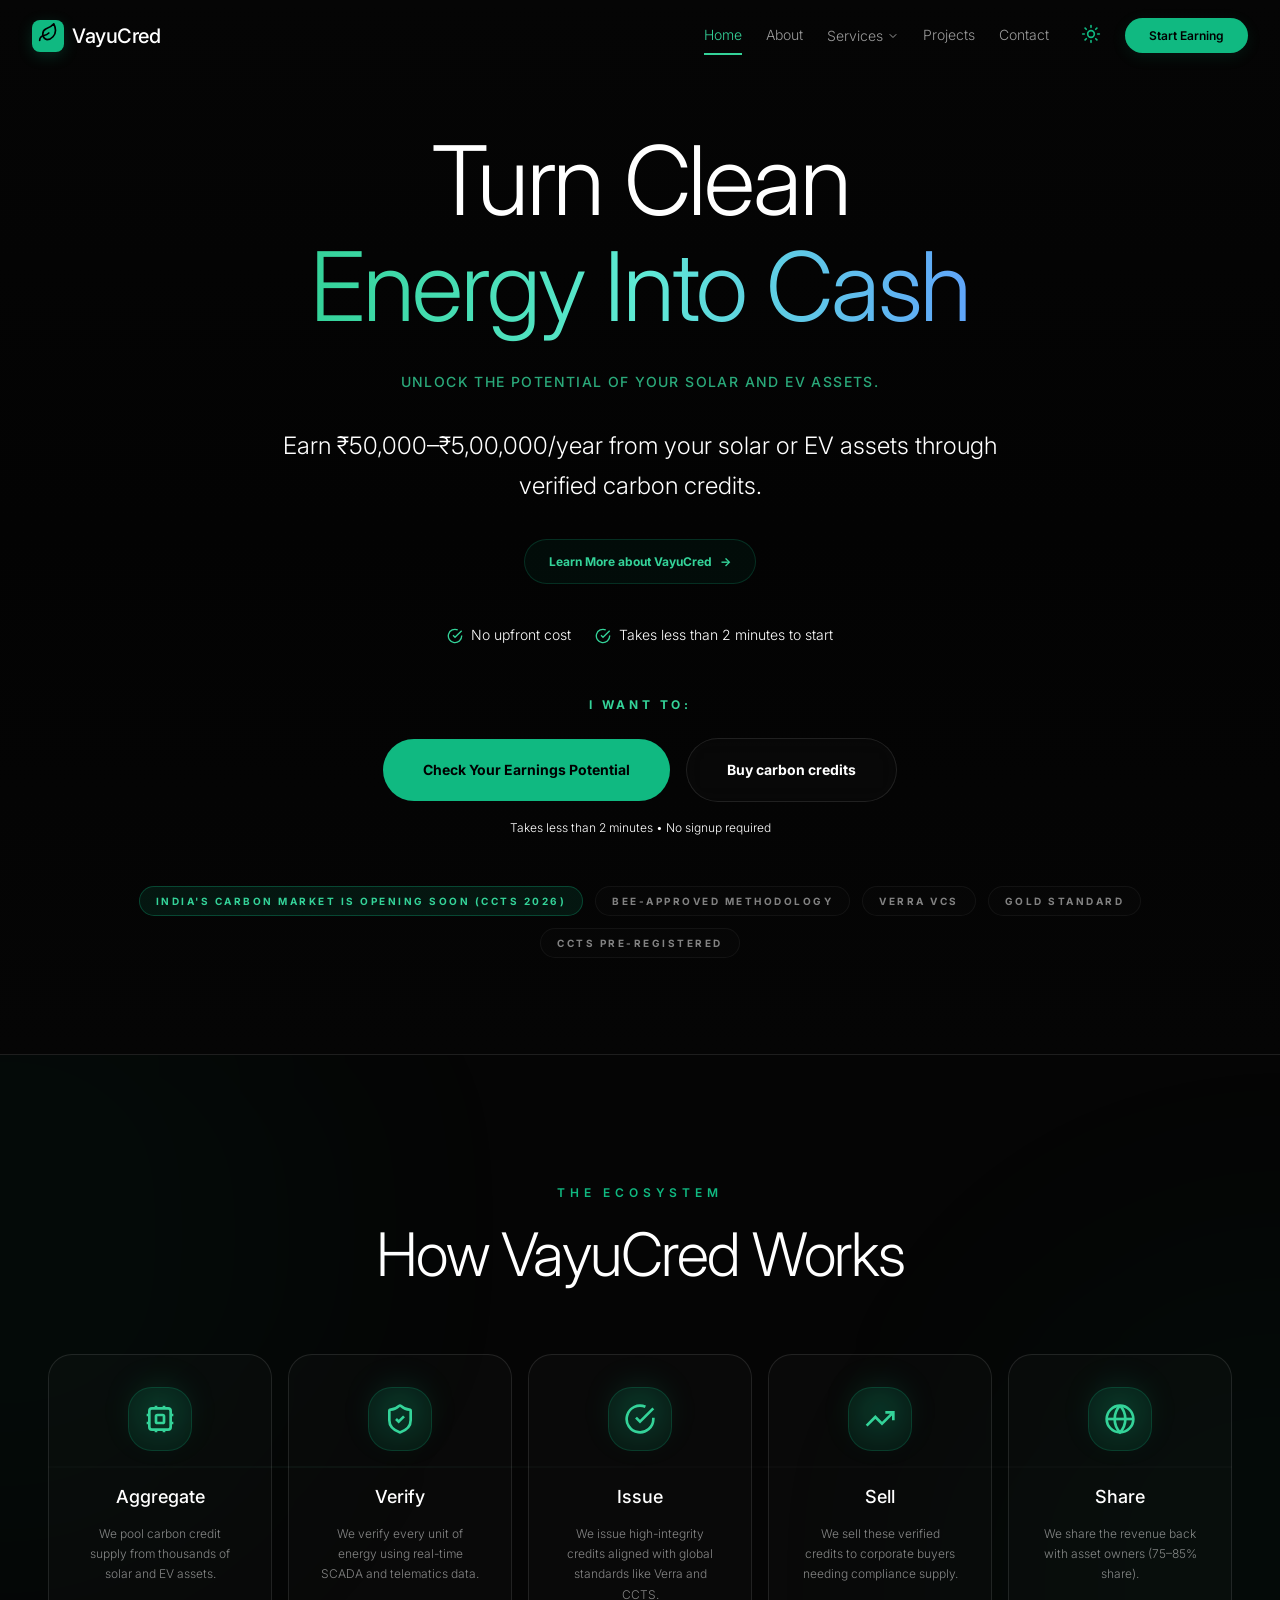
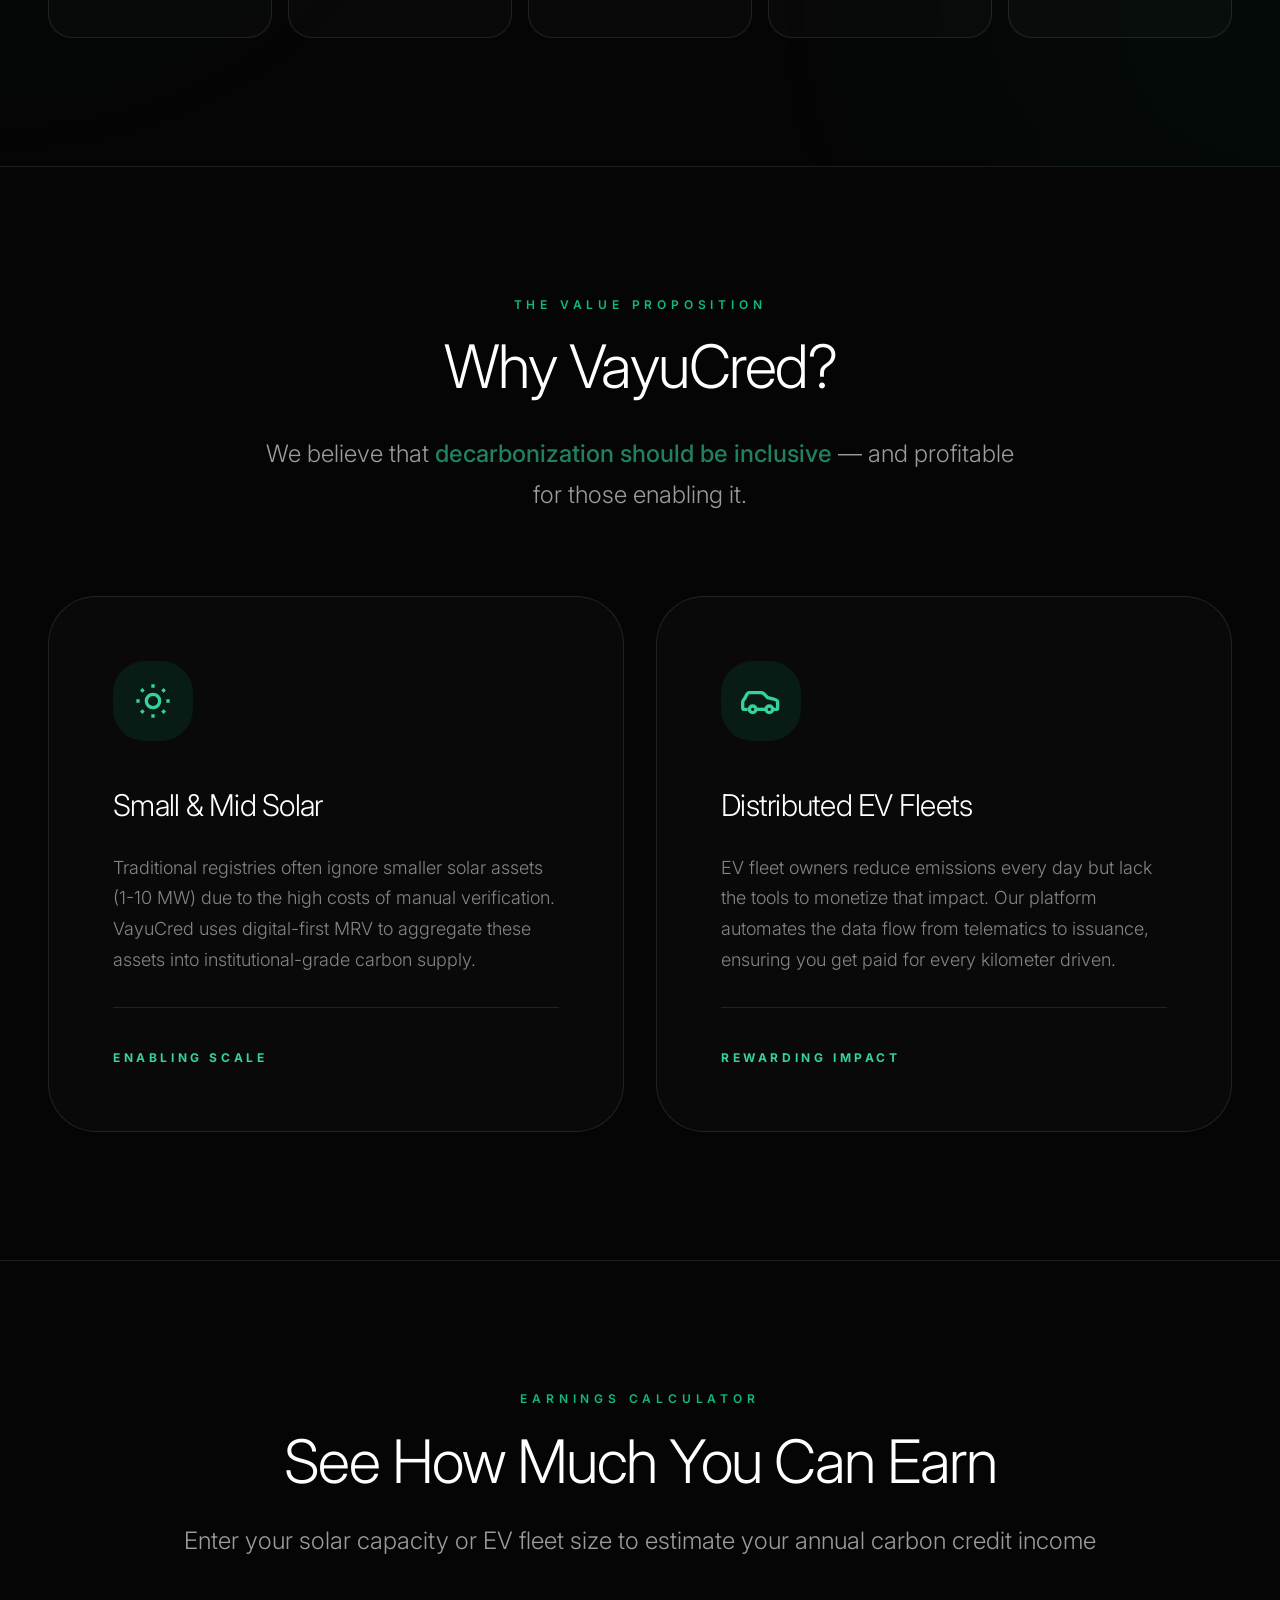
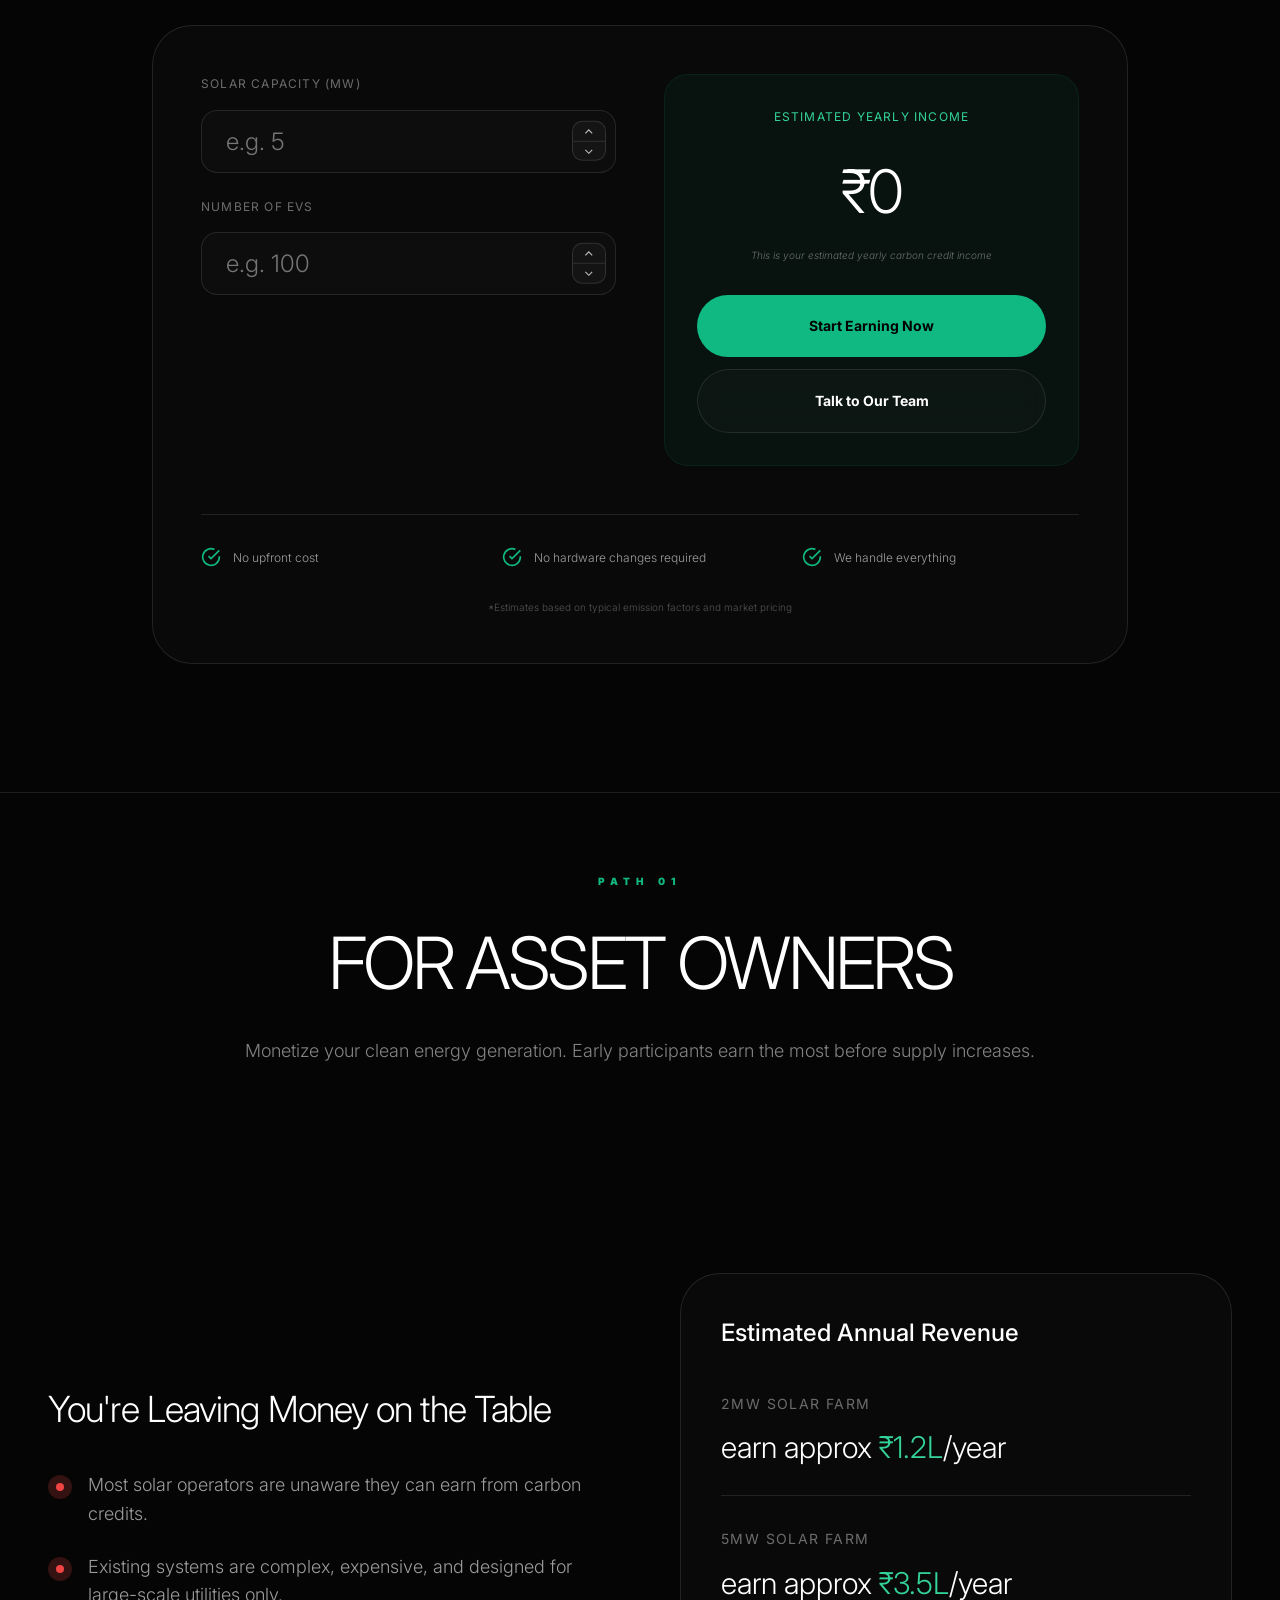
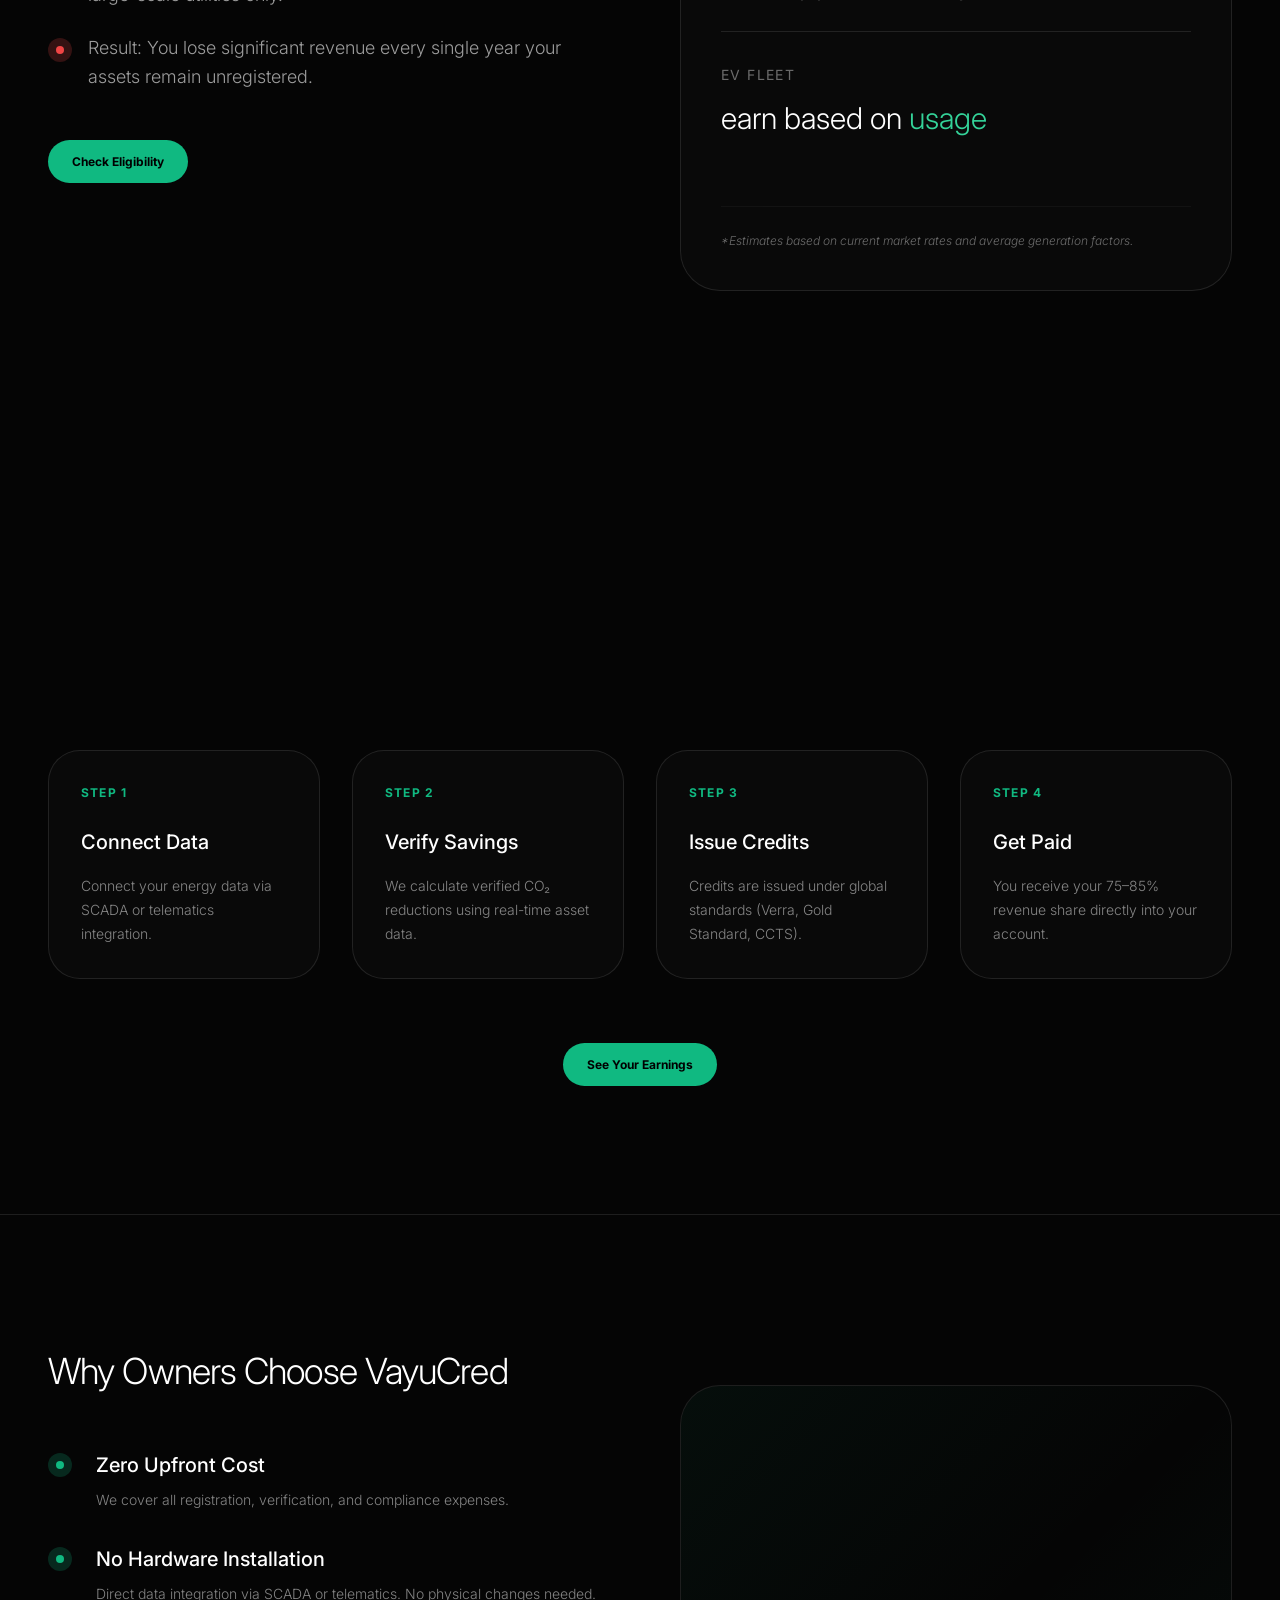
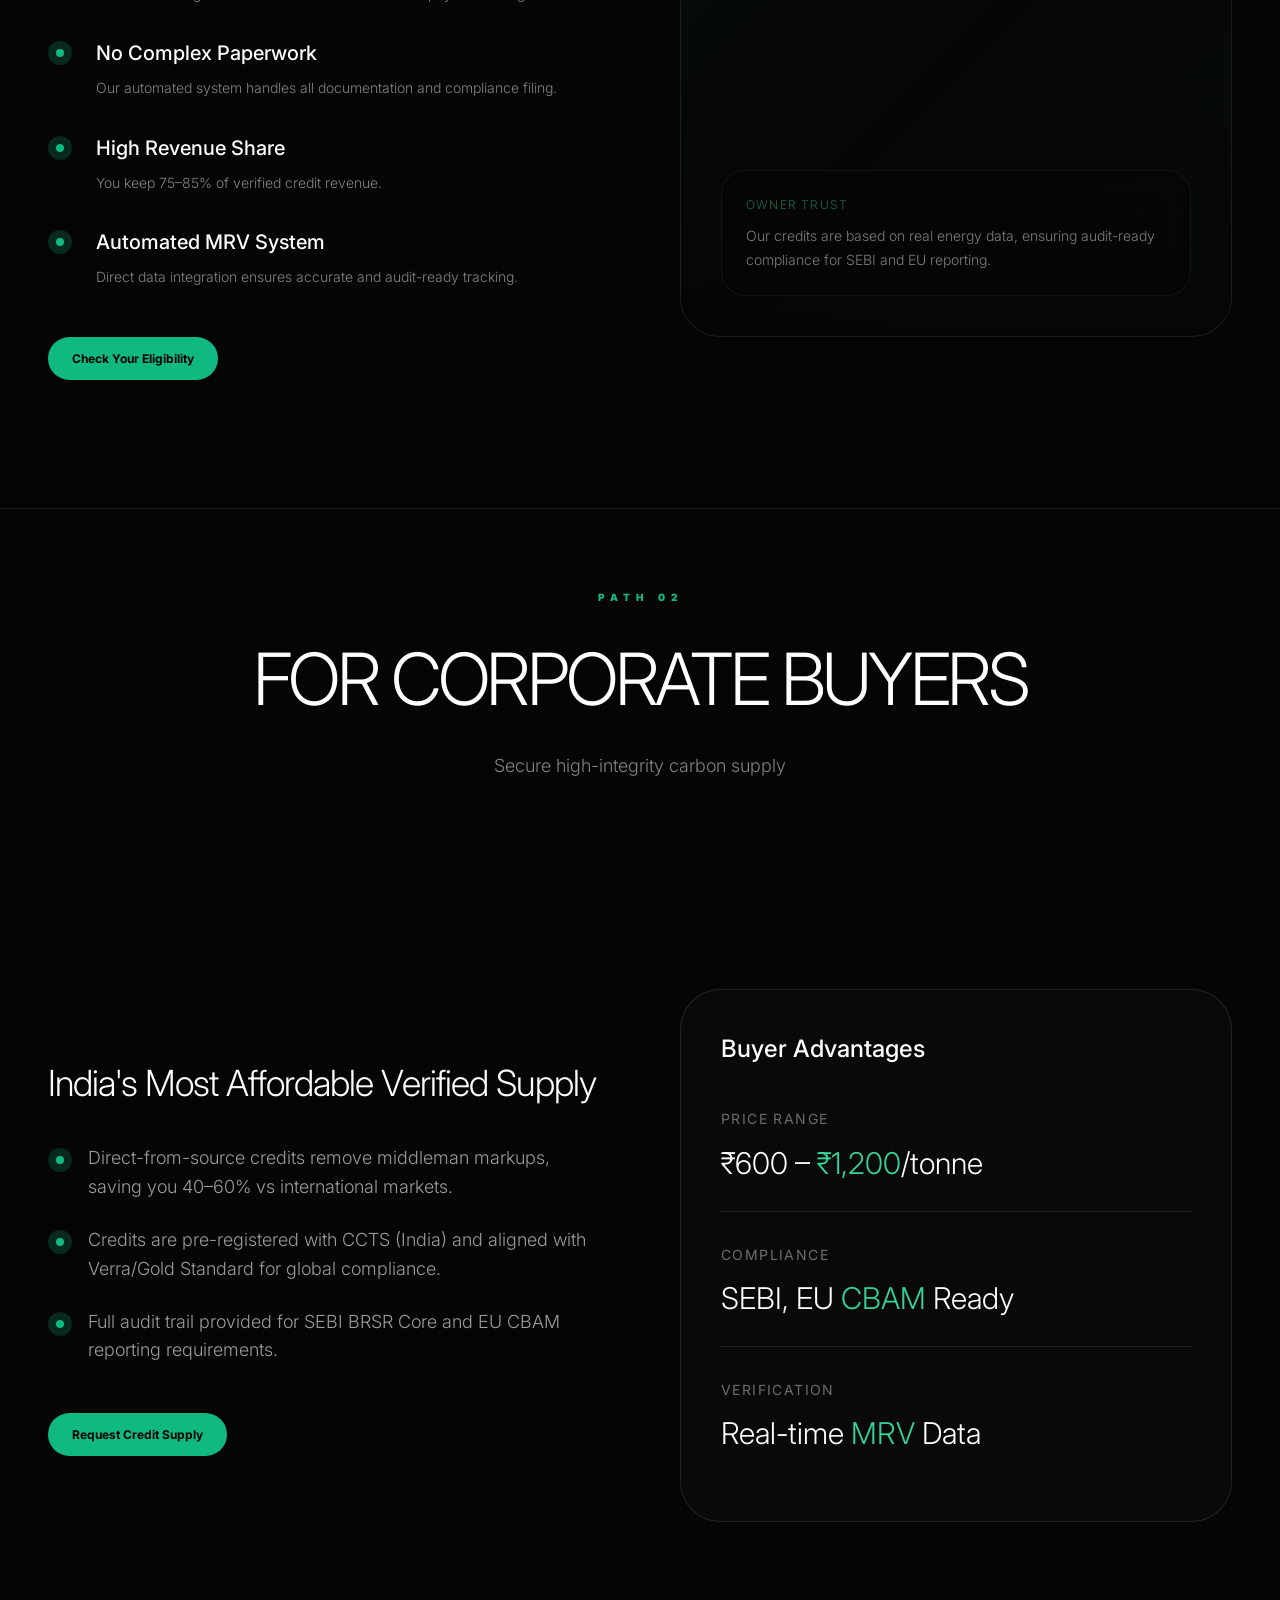
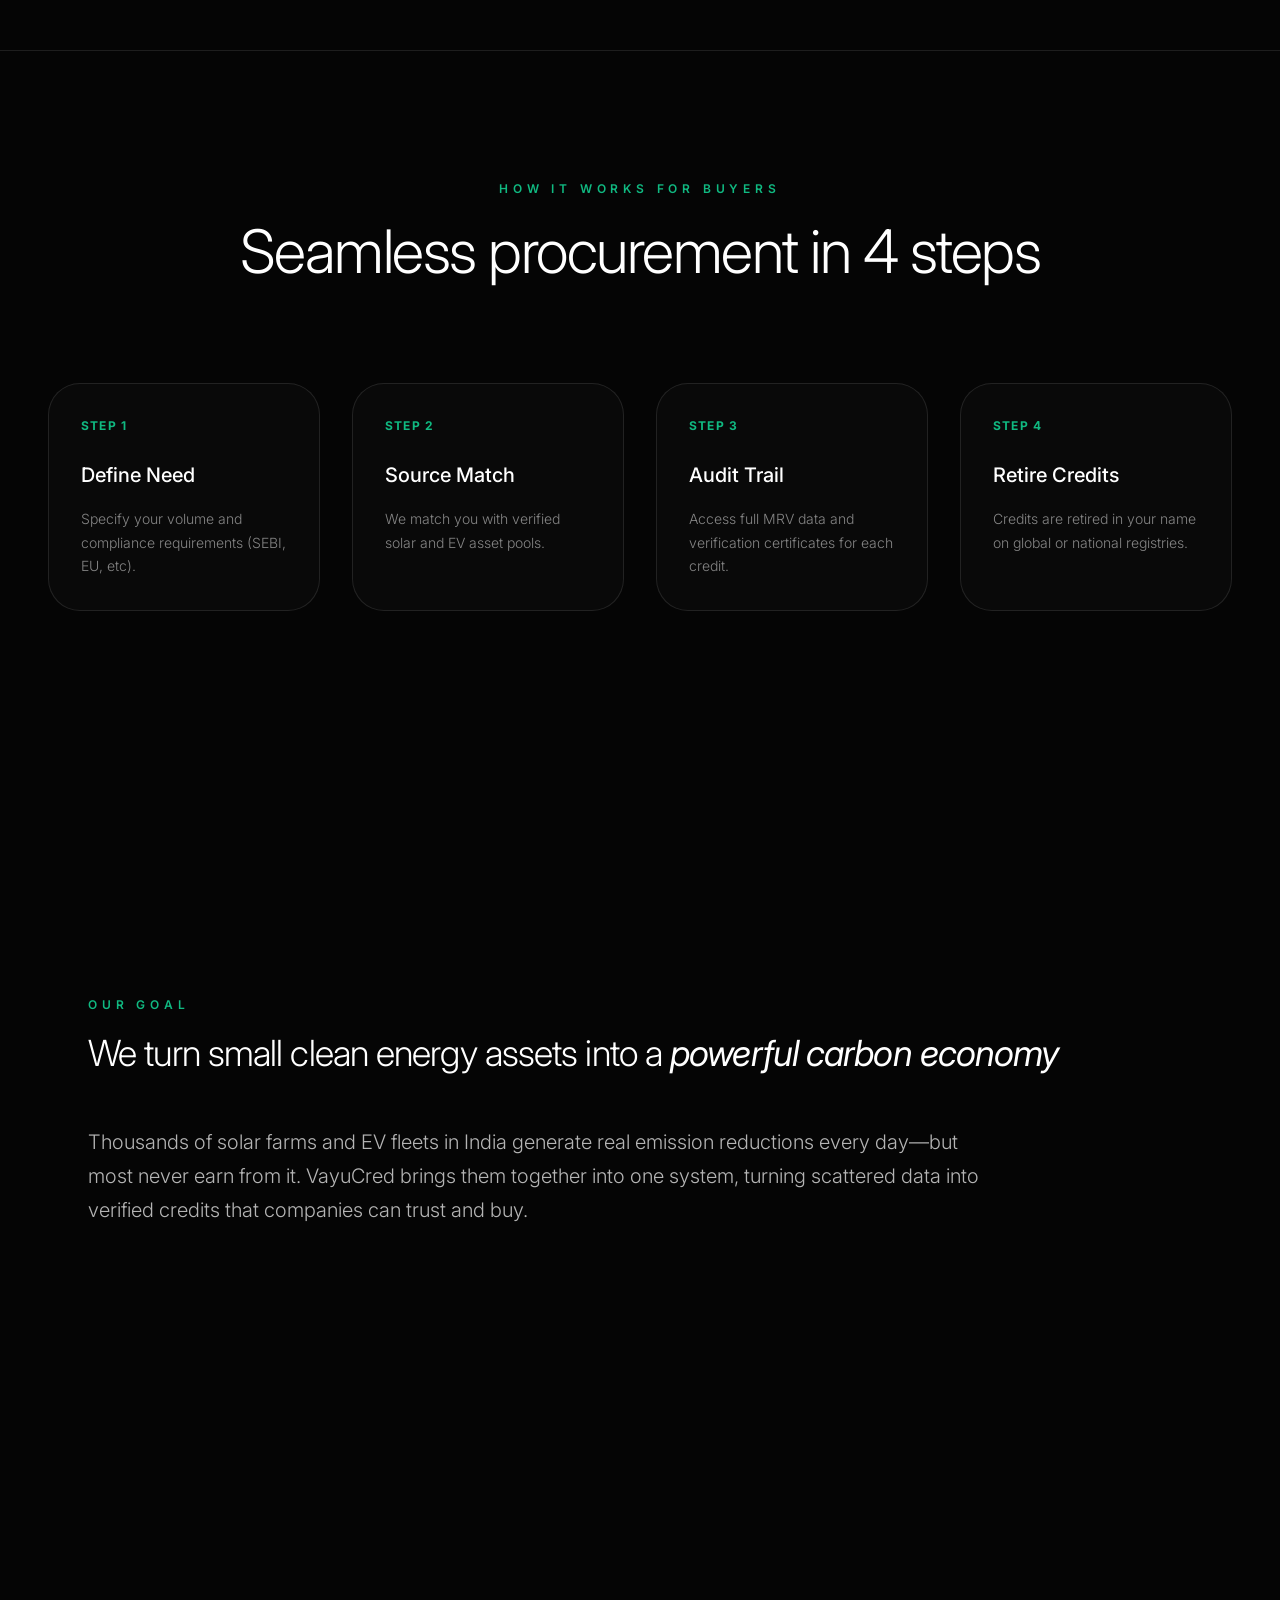
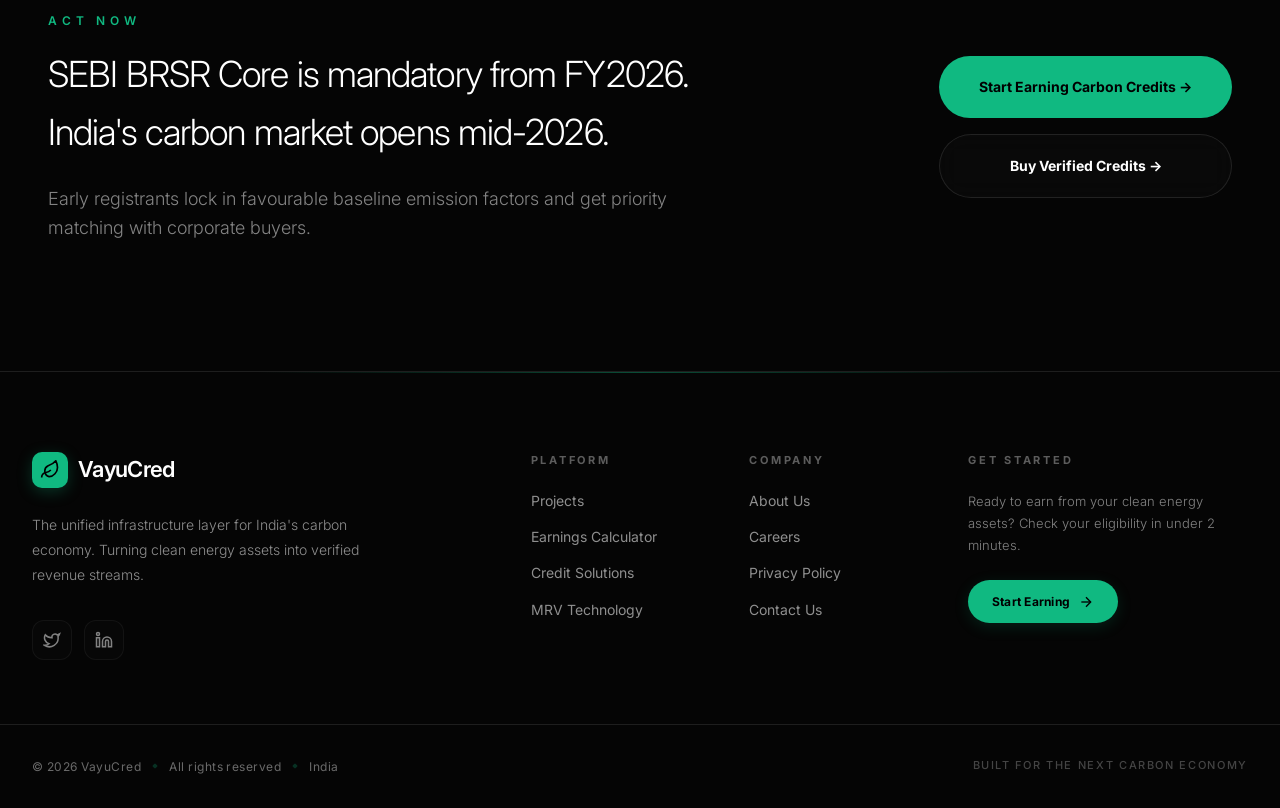
<file: index.html>
<!DOCTYPE html>
<html lang="en">
<head>
  <meta charset="UTF-8">
  <meta name="viewport" content="width=device-width, initial-scale=1.0">
  <title>VayuCred – Turn Clean Energy Into Cash</title>
  <meta name="description" content="Earn ₹50,000–₹5,00,000/year from your solar or EV assets through verified carbon credits. India's digital MRV platform.">
  <style>
  /* ===== Google Fonts ===== */
  @import url('https://fonts.googleapis.com/css2?family=Inter:wght@100;200;300;400;500;600;700;800;900&display=swap');

  /* ===== CSS Custom Properties (Design Tokens) ===== */
  :root {
    --bg-primary: #050505;
    --text-primary: #ffffff;
    --text-muted: rgba(255, 255, 255, 0.4);
    --border-color: rgba(255, 255, 255, 0.1);
    --card-bg: rgba(255, 255, 255, 0.02);
    --emerald-300: #6ee7b7;
    --emerald-400: #34d399;
    --emerald-500: #10b981;
    --emerald-600: #059669;
    --emerald-700: #047857;
    --teal-300: #5eead4;
    --blue-400: #60a5fa;
    --blue-500: #3b82f6;
    --blue-600: #2563eb;
    --red-400: #f87171;
    --red-500: #ef4444;
    --amber-400: #fbbf24;
    --font-sans: "Inter", ui-sans-serif, system-ui, -apple-system, sans-serif;
  }

  html.light {
    --bg-primary: #ffffff;
    --text-primary: #050505;
    --text-muted: rgba(0, 0, 0, 0.5);
    --border-color: rgba(0, 0, 0, 0.12);
    --card-bg: rgba(0, 0, 0, 0.03);
    --shadow-color: rgba(0, 0, 0, 0.08);
  }

  /* ===== Light Mode Global Overrides ===== */
  /* Boost muted text contrast on light backgrounds */
  html.light .hero-desc,
  html.light .hero-note,
  html.light .section-subtitle,
  html.light .footer-brand p,
  html.light .footer-link,
  html.light .contact-desc,
  html.light .apply-hero p { opacity: 0.7 !important; }

  html.light .section-label,
  html.light .footer-heading,
  html.light .form-label,
  html.light .contact-label,
  html.light .field label { opacity: 0.6 !important; }

  /* Ensure SVG icons using currentColor are visible */
  html.light svg[stroke="currentColor"] { color: var(--text-primary); }

  /* Cards get subtle shadow in light mode for depth */
  html.light .card,
  html.light .step-card,
  html.light .value-card,
  html.light .calc-wrap,
  html.light .revenue-card,
  html.light .step-box,
  html.light .faq-item,
  html.light .about-stat-card,
  html.light .about-how-card,
  html.light .registry-item,
  html.light .contact-form-card {
    box-shadow: 0 2px 16px var(--shadow-color);
  }

  html.light .card:hover,
  html.light .step-card:hover,
  html.light .step-box:hover { box-shadow: 0 8px 32px rgba(0,0,0,0.1); }

  /* Nav CTA stays dark on light bg */
  html.light .nav-cta { background: var(--emerald-600); color: #fff; }
  html.light .nav-cta:hover { background: var(--emerald-500); }

  /* Mobile drawer light */
  html.light .mobile-drawer { box-shadow: 20px 0 60px -15px rgba(0,0,0,0.1); }
  html.light .mobile-cta { color: #fff; }

  /* Social links in light mode */
  html.light .social-link { opacity: 0.7; }
  html.light .social-link:hover { opacity: 1; }

  /* Scroll to top button */
  html.light .scroll-top-btn { box-shadow: 0 4px 16px rgba(0,0,0,0.1); }
  html.light .scroll-top-btn:hover { color: #fff; }

  /* Badge text more visible */
  html.light .badge-default { opacity: 0.7; }

  /* Form inputs */
  html.light .form-input,
  html.light .form-input-sm,
  html.light .form-textarea { background: rgba(0,0,0,0.02); border-color: rgba(0,0,0,0.15); }
  html.light .form-input:focus,
  html.light .form-textarea:focus { border-color: var(--emerald-500); }

  /* ===== Reset & Base ===== */
  *, *::before, *::after { box-sizing: border-box; margin: 0; padding: 0; }

  html { scroll-behavior: smooth; }
  [id] { scroll-margin-top: 120px; }

  body {
    font-family: var(--font-sans);
    background: var(--bg-primary);
    color: var(--text-primary);
    -webkit-font-smoothing: antialiased;
    -moz-osx-font-smoothing: grayscale;
    transition: background-color 0.3s, color 0.3s;
    line-height: 1.6;
  }

  a { color: inherit; text-decoration: none; }
  img { max-width: 100%; display: block; }
  button { cursor: pointer; font-family: inherit; border: none; background: none; }
  input, textarea, select { font-family: inherit; }
  ul, ol { list-style: none; }

  ::selection { background: rgba(16, 185, 129, 0.3); }

  :focus-visible {
    outline: none;
    box-shadow: 0 0 0 2px var(--emerald-500), 0 0 0 4px var(--bg-primary);
  }

  /* ===== Utility Classes ===== */
  .container { max-width: 1280px; margin: 0 auto; padding: 0 1.5rem; }
  .container-sm { max-width: 768px; margin: 0 auto; padding: 0 1.5rem; }
  .container-md { max-width: 1024px; margin: 0 auto; padding: 0 1.5rem; }

  .sr-only {
    position: absolute; width: 1px; height: 1px; padding: 0; margin: -1px;
    overflow: hidden; clip: rect(0,0,0,0); white-space: nowrap; border: 0;
  }

  .text-gradient {
    background: linear-gradient(to right, var(--emerald-400), var(--teal-300), var(--blue-400));
    -webkit-background-clip: text; background-clip: text; color: transparent;
  }

  .bg-vayu { background: var(--bg-primary); }
  .text-vayu { color: var(--text-primary); }
  .bg-card { background: var(--card-bg); }
  .border-vayu { border-color: var(--border-color); }
  .text-emerald { color: var(--emerald-400); }

  /* ===== Navigation ===== */
  .nav {
    position: fixed; top: 0; left: 0; width: 100%; z-index: 50;
    padding: 1rem 2rem; display: flex; justify-content: space-between; align-items: center;
    transition: all 0.3s; border-bottom: 1px solid transparent;
  }
  .nav.scrolled {
    background: rgba(5,5,5,0.8); backdrop-filter: blur(20px);
    border-bottom-color: var(--border-color);
    box-shadow: 0 4px 30px rgba(0,0,0,0.3);
  }
  html.light .nav.scrolled { background: rgba(255,255,255,0.9); box-shadow: 0 2px 20px rgba(0,0,0,0.08); }

  .nav-logo { display: flex; align-items: center; gap: 0.5rem; font-size: 1.25rem; font-weight: 500; letter-spacing: -0.025em; }
  .nav-logo-icon {
    width: 2rem; height: 2rem; border-radius: 0.5rem; background: var(--emerald-500);
    display: flex; align-items: center; justify-content: center;
    transition: transform 0.3s; box-shadow: 0 4px 15px rgba(16,185,129,0.2);
  }
  .nav-logo:hover .nav-logo-icon { transform: rotate(12deg); }
  .nav-logo:hover span { color: var(--emerald-400); }
  .nav-logo span { transition: color 0.3s; }

  .nav-links { display: none; gap: 1.5rem; font-size: 0.875rem; font-weight: 300; align-items: center; }
  @media (min-width: 768px) { .nav-links { display: flex; } }

  .nav-link {
    opacity: 0.6; transition: all 0.3s; padding: 0.5rem 0; position: relative;
    display: flex; align-items: center; gap: 0.25rem; background: none; border: none;
    color: var(--text-primary); font-size: 0.875rem; font-weight: 300;
  }
  .nav-link:hover, .nav-link.active { opacity: 1; }
  .nav-link.active::after {
    content: ''; position: absolute; bottom: 0; left: 0; width: 100%;
    height: 2px; background: var(--emerald-400);
  }
  .nav-link.active { color: var(--emerald-400); }

  .nav-dropdown { position: relative; }
  .nav-dropdown-menu {
    position: absolute; top: 100%; left: 0; padding-top: 0.5rem;
    opacity: 0; visibility: hidden; transform: translateY(10px);
    transition: all 0.2s;
  }
  .nav-dropdown:hover .nav-dropdown-menu,
  .nav-dropdown:focus-within .nav-dropdown-menu {
    opacity: 1; visibility: visible; transform: translateY(0);
  }
  .nav-dropdown-inner {
    background: rgba(5,5,5,0.9); backdrop-filter: blur(20px);
    border: 1px solid var(--border-color); border-radius: 1rem;
    padding: 0.5rem; min-width: 200px; box-shadow: 0 20px 50px rgba(0,0,0,0.5);
  }
  html.light .nav-dropdown-inner { background: rgba(255,255,255,0.95); box-shadow: 0 10px 40px rgba(0,0,0,0.12); }
  .nav-dropdown-item {
    display: block; width: 100%; text-align: left; padding: 0.625rem 1rem;
    font-size: 0.8125rem; font-weight: 300; opacity: 0.6; border-radius: 0.75rem;
    transition: all 0.2s; color: var(--text-primary);
  }
  .nav-dropdown-item:hover { opacity: 1; color: var(--emerald-400); background: var(--card-bg); }

  .nav-cta {
    display: none; padding: 0.5rem 1.5rem; background: var(--emerald-500);
    color: #000; border-radius: 9999px; font-weight: 600; font-size: 0.75rem;
    transition: all 0.3s; box-shadow: 0 4px 15px rgba(16,185,129,0.1);
  }
  @media (min-width: 768px) { .nav-cta { display: block; } }
  .nav-cta:hover { background: var(--emerald-400); }
  .nav-cta:active { transform: scale(0.95); }

  .nav-actions { display: flex; align-items: center; gap: 1rem; margin-left: auto; }

  .theme-toggle {
    padding: 0.5rem; border-radius: 9999px; transition: all 0.3s;
    color: var(--emerald-500); background: none; border: none;
  }
  .theme-toggle:hover { background: var(--card-bg); }

  .menu-toggle { display: block; padding: 0.5rem; border-radius: 9999px; transition: all 0.3s; }
  @media (min-width: 768px) { .menu-toggle { display: none; } }
  .menu-toggle:hover { background: var(--card-bg); }

  /* ===== Mobile Menu ===== */
  .mobile-overlay {
    position: fixed; inset: 0; background: rgba(5,5,5,0.8); backdrop-filter: blur(4px);
    z-index: 100; opacity: 0; visibility: hidden; transition: all 0.3s;
  }
  .mobile-overlay.open { opacity: 1; visibility: visible; }
  html.light .mobile-overlay { background: rgba(0,0,0,0.3); }

  .mobile-drawer {
    position: fixed; top: 0; left: 0; height: 100%; width: 85%; max-width: 320px;
    background: var(--bg-primary); border-right: 1px solid var(--border-color);
    z-index: 101; display: flex; flex-direction: column;
    box-shadow: 20px 0 60px -15px rgba(0,0,0,0.5);
    transform: translateX(-100%); transition: transform 0.35s cubic-bezier(0.16,1,0.3,1);
  }
  .mobile-drawer.open { transform: translateX(0); }
  @media (min-width: 768px) { .mobile-drawer { display: none; } .mobile-overlay { display: none; } }

  .mobile-drawer-header {
    padding: 1.5rem; display: flex; justify-content: space-between; align-items: center;
    border-bottom: 1px solid var(--border-color);
  }
  .mobile-drawer-content { flex: 1; overflow-y: auto; padding: 1.5rem 1rem; }
  .mobile-menu-item {
    display: flex; align-items: center; gap: 0.875rem; padding: 0.875rem;
    border-radius: 1rem; transition: all 0.2s; width: 100%; color: var(--text-primary);
    font-weight: 500; font-size: 0.9375rem; letter-spacing: -0.01em;
  }
  .mobile-menu-item:hover { background: var(--card-bg); }
  .mobile-menu-item svg { width: 1.25rem; height: 1.25rem; opacity: 0.4; }
  .mobile-menu-item:hover svg { opacity: 1; color: var(--emerald-400); }
  .mobile-menu-item span { opacity: 0.7; }
  .mobile-menu-item:hover span { opacity: 1; }

  .mobile-submenu-toggle {
    display: flex; align-items: center; justify-content: space-between;
    width: 100%; padding: 0.875rem; border-radius: 1rem; transition: all 0.2s;
    color: var(--text-primary);
  }
  .mobile-submenu-toggle.expanded { background: rgba(16,185,129,0.1); color: var(--emerald-400); }

  .mobile-submenu {
    max-height: 0; overflow: hidden; transition: max-height 0.3s ease;
    margin-left: 0.5rem;
  }
  .mobile-submenu.expanded { max-height: 500px; }
  .mobile-submenu-inner {
    background: var(--card-bg); border: 1px solid var(--border-color);
    border-radius: 1rem; padding: 0.5rem; margin-top: 0.5rem;
  }
  .mobile-submenu-link {
    display: block; padding: 0.625rem 1rem; font-size: 0.8125rem; font-weight: 300;
    opacity: 0.5; border-radius: 0.75rem; transition: all 0.2s; color: var(--text-primary);
  }
  .mobile-submenu-link:hover { opacity: 1; color: var(--emerald-400); background: rgba(16,185,129,0.05); }

  .mobile-drawer-footer {
    padding: 1.5rem; border-top: 1px solid var(--border-color);
  }
  .mobile-cta {
    display: flex; align-items: center; justify-content: center; width: 100%;
    padding: 1rem; background: var(--emerald-500); color: #000; border-radius: 1rem;
    font-weight: 600; font-size: 0.875rem; transition: all 0.3s;
    box-shadow: 0 4px 15px rgba(16,185,129,0.1);
  }
  .mobile-cta:hover { background: var(--emerald-400); }

  /* ===== Footer ===== */
  .footer {
    padding: 0; border-top: 1px solid var(--border-color);
    background: var(--bg-primary); position: relative; overflow: hidden;
  }

  /* Subtle gradient glow behind footer for depth */
  .footer::before {
    content: ''; position: absolute; top: 0; left: 50%; transform: translateX(-50%);
    width: 60%; height: 1px;
    background: linear-gradient(to right, transparent, var(--emerald-500), transparent);
    opacity: 0.4;
  }

  /* --- Top Section: Main Grid --- */
  .footer-main {
    max-width: 1280px; margin: 0 auto; padding: 5rem 2rem 4rem;
    display: grid; grid-template-columns: 1fr; gap: 3rem;
  }
  @media (min-width: 768px) {
    .footer-main { grid-template-columns: 2.5fr 1fr 1fr 1.5fr; gap: 2rem; }
  }

  /* Brand Column */
  .footer-brand {}
  .footer-brand-logo {
    display: flex; align-items: center; gap: 0.625rem;
    margin-bottom: 1.5rem;
  }
  .footer-brand-icon {
    width: 2.25rem; height: 2.25rem; border-radius: 0.625rem;
    background: var(--emerald-500); display: flex; align-items: center; justify-content: center;
    box-shadow: 0 4px 15px rgba(16,185,129,0.25); transition: transform 0.3s;
  }
  .footer-brand-logo:hover .footer-brand-icon { transform: rotate(12deg); }
  .footer-brand-icon svg { width: 1.25rem; height: 1.25rem; color: #000; }

  .footer-brand-name {
    font-size: 1.375rem; font-weight: 600; letter-spacing: -0.03em;
    color: var(--text-primary);
  }

  .footer-brand-desc {
    font-size: 0.875rem; font-weight: 300; line-height: 1.8;
    opacity: 0.55; max-width: 22rem; margin-bottom: 2rem;
  }
  html.light .footer-brand-desc { opacity: 0.65; }

  /* Social Icons Row */
  .footer-socials {
    display: flex; align-items: center; gap: 0.75rem;
  }
  .footer-social-link {
    width: 2.5rem; height: 2.5rem; border-radius: 0.75rem;
    display: flex; align-items: center; justify-content: center;
    background: var(--card-bg); border: 1px solid var(--border-color);
    color: var(--text-primary); opacity: 0.5;
    transition: all 0.3s cubic-bezier(0.34,1.56,0.64,1);
  }
  .footer-social-link:hover {
    opacity: 1; transform: translateY(-3px) scale(1.05);
    box-shadow: 0 8px 24px rgba(16,185,129,0.2);
  }

  /* Twitter/X icon hover — VayuCred teal */
  .footer-social-link[aria-label="Twitter"]:hover,
  .footer-social-link[aria-label="X"]:hover {
    background: rgba(16,185,129,0.12); border-color: var(--emerald-400);
    color: var(--emerald-400);
  }

  /* LinkedIn icon hover — VayuCred blue accent */
  .footer-social-link[aria-label="LinkedIn"]:hover {
    background: rgba(96,165,250,0.12); border-color: var(--blue-400);
    color: var(--blue-400);
  }

  .footer-social-link svg { width: 1.125rem; height: 1.125rem; }

  /* Light mode social adjustments */
  html.light .footer-social-link {
    opacity: 0.6; box-shadow: 0 1px 4px rgba(0,0,0,0.06);
  }
  html.light .footer-social-link:hover { opacity: 1; }

  /* Link Columns */
  .footer-col {}
  .footer-heading {
    font-size: 0.6875rem; text-transform: uppercase; letter-spacing: 0.25em;
    font-weight: 700; margin-bottom: 1.25rem; opacity: 0.35;
    color: var(--text-primary);
  }
  html.light .footer-heading { opacity: 0.5; }

  .footer-links { display: flex; flex-direction: column; gap: 0.875rem; }
  .footer-link {
    font-size: 0.875rem; font-weight: 400; opacity: 0.55;
    transition: all 0.25s; position: relative; display: inline-block; width: fit-content;
    color: var(--text-primary);
  }
  .footer-link::after {
    content: ''; position: absolute; bottom: -2px; left: 0;
    width: 0; height: 1px; background: var(--emerald-400);
    transition: width 0.3s cubic-bezier(0.34,1.56,0.64,1);
  }
  .footer-link:hover { opacity: 1; color: var(--emerald-400); }
  .footer-link:hover::after { width: 100%; }

  html.light .footer-link { opacity: 0.65; }
  html.light .footer-link:hover { opacity: 1; }

  /* Newsletter / CTA Column */
  .footer-cta-col {}
  .footer-cta-title {
    font-size: 0.6875rem; text-transform: uppercase; letter-spacing: 0.25em;
    font-weight: 700; margin-bottom: 1.25rem; opacity: 0.35;
    color: var(--text-primary);
  }
  html.light .footer-cta-title { opacity: 0.5; }

  .footer-cta-text {
    font-size: 0.8125rem; font-weight: 300; opacity: 0.5;
    line-height: 1.7; margin-bottom: 1.5rem;
  }
  html.light .footer-cta-text { opacity: 0.6; }

  .footer-cta-btn {
    display: inline-flex; align-items: center; gap: 0.5rem;
    padding: 0.75rem 1.5rem; border-radius: 9999px;
    background: var(--emerald-500); color: #000;
    font-weight: 700; font-size: 0.75rem; letter-spacing: 0.02em;
    transition: all 0.3s; border: none;
    box-shadow: 0 4px 15px rgba(16,185,129,0.15);
  }
  .footer-cta-btn:hover {
    background: var(--emerald-400);
    box-shadow: 0 8px 25px rgba(16,185,129,0.25);
    transform: translateY(-1px);
  }
  .footer-cta-btn:active { transform: scale(0.97) translateY(0); }
  .footer-cta-btn svg { width: 1rem; height: 1rem; }

  html.light .footer-cta-btn { color: #fff; background: var(--emerald-600); }
  html.light .footer-cta-btn:hover { background: var(--emerald-500); }

  /* --- Bottom Bar: Copyright --- */
  .footer-bottom-bar {
    max-width: 1280px; margin: 0 auto;
    padding: 2rem 2rem; border-top: 1px solid var(--border-color);
    display: flex; flex-direction: column; gap: 1rem;
    align-items: center; justify-content: space-between;
  }
  @media (min-width: 768px) { .footer-bottom-bar { flex-direction: row; } }

  .footer-copyright {
    display: flex; align-items: center; gap: 0.75rem;
    font-size: 0.75rem; font-weight: 400; letter-spacing: 0.04em;
    opacity: 0.4; color: var(--text-primary);
  }
  html.light .footer-copyright { opacity: 0.5; }

  /* Decorative diamond separator between copyright items */
  .footer-dot {
    width: 4px; height: 4px; border-radius: 1px; transform: rotate(45deg);
    background: var(--emerald-500); opacity: 0.6; flex-shrink: 0;
  }

  .footer-tagline {
    font-size: 0.6875rem; font-weight: 500; letter-spacing: 0.15em;
    text-transform: uppercase; opacity: 0.25; color: var(--text-primary);
  }
  html.light .footer-tagline { opacity: 0.35; }

  /* ===== Scroll to Top ===== */
  .scroll-top-btn {
    position: fixed; bottom: 2rem; right: 2rem; z-index: 40;
    width: 3rem; height: 3rem; border-radius: 9999px;
    background: var(--card-bg); border: 1px solid var(--border-color);
    backdrop-filter: blur(12px); display: flex; align-items: center; justify-content: center;
    opacity: 0; visibility: hidden; transform: translateY(20px);
    transition: all 0.3s; color: var(--emerald-400);
    box-shadow: 0 8px 32px rgba(0,0,0,0.2);
  }
  .scroll-top-btn.visible { opacity: 1; visibility: visible; transform: translateY(0); }
  .scroll-top-btn:hover {
    background: var(--emerald-500); color: #000;
    box-shadow: 0 8px 32px rgba(16,185,129,0.3);
  }

  /* ===== Common Components ===== */
  .section { padding: 8rem 1.5rem; }
  .section-border { border-top: 1px solid var(--border-color); }

  .badge {
    display: inline-block; padding: 0.375rem 1rem; border-radius: 9999px;
    font-size: 0.625rem; text-transform: uppercase; letter-spacing: 0.25em; font-weight: 700;
  }
  .badge-emerald { background: rgba(16,185,129,0.1); border: 1px solid rgba(16,185,129,0.3); color: var(--emerald-400); }
  .badge-default { background: var(--card-bg); border: 1px solid var(--border-color); color: var(--text-primary); opacity: 0.5; }

  .btn {
    display: inline-flex; align-items: center; justify-content: center; gap: 0.5rem;
    padding: 1.25rem 2.5rem; border-radius: 9999px; font-weight: 700;
    font-size: 0.875rem; transition: all 0.3s; border: none;
  }
  .btn:active { transform: scale(0.95); }

  .btn-primary { background: var(--emerald-500); color: #000; }
  .btn-primary:hover { background: var(--emerald-400); }

  .btn-secondary {
    background: var(--card-bg); color: var(--text-primary);
    border: 1px solid var(--border-color); backdrop-filter: blur(12px);
  }
  .btn-secondary:hover { opacity: 0.8; }

  .btn-outline {
    background: transparent; color: var(--emerald-400);
    border: 1px solid rgba(16,185,129,0.2); background: rgba(16,185,129,0.05);
  }
  .btn-outline:hover { background: rgba(16,185,129,0.1); }

  .btn-sm { padding: 0.75rem 1.5rem; font-size: 0.75rem; }
  .btn-lg { padding: 1.25rem 2.5rem; font-size: 1rem; }
  .btn-block { width: 100%; }

  .card {
    padding: 2rem; border-radius: 1.5rem;
    background: var(--card-bg); border: 1px solid var(--border-color);
    transition: all 0.3s;
  }
  .card-lg { padding: 2.5rem; border-radius: 3rem; }
  .card:hover { border-color: rgba(16,185,129,0.2); }

  .section-label {
    font-size: 0.75rem; text-transform: uppercase; letter-spacing: 0.4em;
    color: var(--emerald-500); font-weight: 600; margin-bottom: 1rem; display: block;
  }
  .section-title {
    font-size: 2.25rem; font-weight: 300; letter-spacing: -0.025em; line-height: 1.2;
  }
  @media (min-width: 768px) { .section-title { font-size: 3.75rem; } }

  .section-subtitle {
    font-size: 1.125rem; font-weight: 300; opacity: 0.6; line-height: 1.7;
  }
  @media (min-width: 768px) { .section-subtitle { font-size: 1.5rem; } }

  /* Input styles */
  .form-label {
    display: block; font-size: 0.75rem; text-transform: uppercase;
    letter-spacing: 0.1em; opacity: 0.4; margin-bottom: 1rem;
  }
  .form-input {
    width: 100%; background: var(--card-bg); border: 1px solid var(--border-color);
    border-radius: 1rem; padding: 1rem 1.5rem; font-size: 1.5rem; font-weight: 300;
    color: var(--text-primary); transition: all 0.3s;
  }
  .form-input:focus { outline: none; border-color: rgba(16,185,129,0.5); }
  .form-input::placeholder { color: var(--text-muted); }

  .form-input-sm {
    width: 100%;
    background: var(--card-bg);
    border: 1px solid var(--border-color);
    border-radius: 1rem;
    padding: 1rem 1.5rem;
    font-size: 1rem;
    font-weight: 300;
    color: var(--text-primary);
    transition: all 0.3s;
  }
  .form-input-sm:focus { outline: none; border-color: rgba(16,185,129,0.5); }
  .form-input-sm::placeholder { color: var(--text-muted); }

  .form-textarea {
    width: 100%; background: var(--card-bg); border: 1px solid var(--border-color);
    border-radius: 1rem; padding: 1rem 1.5rem; font-weight: 300;
    color: var(--text-primary); transition: all 0.3s; resize: none;
  }
  .form-textarea:focus { outline: none; border-color: rgba(16,185,129,0.5); }

  .form-error { border-color: rgba(239,68,68,0.5) !important; background: rgba(239,68,68,0.05) !important; }
  .form-success { border-color: rgba(16,185,129,0.5) !important; background: rgba(16,185,129,0.05) !important; }
  .error-text { font-size: 0.625rem; color: var(--red-400); font-weight: 500; }

  /* ===== Animations ===== */
  @keyframes fadeInUp {
    from { opacity: 0; transform: translateY(20px); }
    to { opacity: 1; transform: translateY(0); }
  }
  @keyframes fadeIn {
    from { opacity: 0; }
    to { opacity: 1; }
  }
  @keyframes pulse-glow {
    0%, 100% { opacity: 0.2; transform: scale(1); }
    50% { opacity: 0.4; transform: scale(1.1); }
  }
  @keyframes float {
    0%, 100% { transform: translateY(0); }
    50% { transform: translateY(-4px); }
  }
  @keyframes shimmer {
    0% { transform: translateX(-100%); }
    100% { transform: translateX(200%); }
  }
  @keyframes breathe {
    0%, 100% { opacity: 0.96; transform: scale(1); }
    50% { opacity: 1; transform: scale(1.04); }
  }

  .animate-fade-in-up { animation: fadeInUp 0.8s cubic-bezier(0.21,0.47,0.32,0.98) forwards; }
  .animate-fade-in { animation: fadeIn 0.8s ease forwards; }
  .animate-float { animation: float 3s ease-in-out infinite; }
  .animate-pulse-glow { animation: pulse-glow 8s ease-in-out infinite; }
  .animate-breathe { animation: breathe 5s ease-in-out infinite; }
  .animate-shimmer { animation: shimmer 6s linear infinite; }

  .delay-100 { animation-delay: 0.1s; }
  .delay-200 { animation-delay: 0.2s; }
  .delay-300 { animation-delay: 0.3s; }
  .delay-400 { animation-delay: 0.4s; }
  .delay-500 { animation-delay: 0.5s; }

  /* Intersection Observer fade-in */
  .reveal { opacity: 0; transform: translateY(20px); transition: opacity 0.8s cubic-bezier(0.21,0.47,0.32,0.98), transform 0.8s cubic-bezier(0.21,0.47,0.32,0.98); }
  .reveal.visible { opacity: 1; transform: translateY(0); }

  /* Responsive Grid Helpers */
  .grid-1 { display: grid; grid-template-columns: 1fr; gap: 2rem; }
  .grid-2 { display: grid; grid-template-columns: 1fr; gap: 2rem; }
  .grid-3 { display: grid; grid-template-columns: 1fr; gap: 2rem; }
  .grid-4 { display: grid; grid-template-columns: 1fr; gap: 2rem; }
  .grid-5 { display: grid; grid-template-columns: 1fr; gap: 1rem; }

  @media (min-width: 768px) {
    .grid-2 { grid-template-columns: repeat(2, 1fr); }
    .grid-3 { grid-template-columns: repeat(3, 1fr); }
    .grid-4 { grid-template-columns: repeat(4, 1fr); }
    .grid-5 { grid-template-columns: repeat(5, 1fr); }
  }

  /* ===== SVG Icons (Lucide inline) ===== */
  .icon { width: 1.25rem; height: 1.25rem; display: inline-block; vertical-align: middle; }
  .icon-sm { width: 1rem; height: 1rem; }
  .icon-lg { width: 1.5rem; height: 1.5rem; }
  .icon-xl { width: 2rem; height: 2rem; }
  .icon-2xl { width: 2.5rem; height: 2.5rem; }

  /* Social link styles */
  .social-link {
    padding: 1rem; border-radius: 1rem; background: var(--card-bg);
    border: 1px solid var(--border-color); opacity: 0.5; transition: all 0.3s;
    display: flex; align-items: center; justify-content: center; color: var(--text-primary);
  }
  .social-link:hover {
    opacity: 1; color: var(--emerald-400); border-color: rgba(16,185,129,0.3);
    box-shadow: 0 0 20px rgba(16,185,129,0.1);
  }
  </style>
  <style>
  /* ===== Home Page Specific Styles ===== */

  /* Hero Section */
  .hero {
    position: relative; min-height: 90vh; display: flex; flex-direction: column;
    align-items: center; justify-content: center; padding: 8rem 1.5rem 6rem;
    overflow: hidden; text-align: center;
  }
  .hero-video-wrap {
    position: absolute; inset: 0; z-index: 0; pointer-events: none;
  }
  .hero-video {
    width: 100%; height: 100%; object-fit: cover; opacity: 0.4;
    filter: grayscale(20%);
  }
  .hero-video-overlay {
    position: absolute; inset: 0;
    background: linear-gradient(to bottom, var(--bg-primary), rgba(0,0,0,0.4), var(--bg-primary));
  }
  html.light .hero-video-overlay {
    background: linear-gradient(to bottom, rgba(255,255,255,0.95), rgba(255,255,255,0.6), rgba(255,255,255,0.95));
  }
  html.light .hero { color: #050505; }
  .hero-content { position: relative; z-index: 10; max-width: 64rem; }

  .hero-title {
    font-size: 3rem; font-weight: 300; letter-spacing: -0.025em;
    line-height: 1.1; margin-bottom: 1.5rem;
  }
  @media (min-width: 768px) { .hero-title { font-size: 6rem; } }

  .hero-tagline {
    color: rgba(52,211,153,0.8); font-weight: 500; letter-spacing: 0.1em;
    font-size: 0.875rem; text-transform: uppercase; margin-bottom: 2rem;
  }
  .hero-desc {
    font-size: 1.125rem; font-weight: 300; opacity: 0.8; max-width: 48rem;
    margin: 0 auto 2rem; line-height: 1.7;
  }
  @media (min-width: 768px) { .hero-desc { font-size: 1.5rem; } }

  .hero-checks {
    display: flex; flex-wrap: wrap; align-items: center; justify-content: center;
    gap: 1.5rem; margin-bottom: 3rem; font-size: 0.875rem; font-weight: 300; opacity: 0.6;
  }
  .hero-check { display: flex; align-items: center; gap: 0.5rem; }
  .hero-check svg { color: var(--emerald-400); }

  .hero-cta-label {
    font-size: 0.75rem; text-transform: uppercase; letter-spacing: 0.3em;
    font-weight: 700; color: var(--emerald-400); margin-bottom: 1.5rem;
  }
  .hero-cta-group {
    display: flex; flex-direction: column; align-items: center; justify-content: center; gap: 1rem;
  }
  @media (min-width: 768px) { .hero-cta-group { flex-direction: row; } }

  .hero-note { margin-top: 1rem; font-size: 0.75rem; opacity: 0.4; font-weight: 300; }

  .hero-badges {
    display: flex; flex-wrap: wrap; justify-content: center; gap: 0.75rem; margin-top: 3rem;
  }

  /* How VayuCred Works Section */
  .how-section { position: relative; overflow: hidden; }
  .how-section .blob {
    position: absolute; width: 50%; height: 100%; border-radius: 9999px;
    filter: blur(120px); pointer-events: none;
    background: rgba(16,185,129,0.03);
  }
  .how-section .blob-left { top: -25%; left: -25%; }
  .how-section .blob-right { bottom: -25%; right: -25%; }

  .how-grid { position: relative; z-index: 10; }

  .step-card {
    padding: 2rem; border-radius: 1.5rem; background: var(--card-bg);
    border: 1px solid var(--border-color); text-align: center; height: 100%;
    transition: all 0.3s;
  }
  .step-card:hover {
    transform: translateY(-8px); border-color: rgba(16,185,129,0.2);
    box-shadow: 0 20px 50px -10px rgba(16,185,129,0.1);
    background: var(--card-bg);
  }
  .step-icon-wrap {
    margin-bottom: 2rem; position: relative; display: inline-block;
  }
  .step-icon-box {
    width: 4rem; height: 4rem; border-radius: 1.5rem;
    background: rgba(16,185,129,0.1); border: 1px solid rgba(16,185,129,0.2);
    display: flex; align-items: center; justify-content: center;
    margin: 0 auto; position: relative; z-index: 10;
    transition: all 0.5s;
  }
  .step-card:hover .step-icon-box {
    background: rgba(16,185,129,0.2); border-color: rgba(16,185,129,0.4);
    box-shadow: 0 0 30px rgba(52,211,153,0.3);
  }
  .step-icon-box svg { color: var(--emerald-400); width: 2rem; height: 2rem; }
  .step-icon-glow {
    position: absolute; top: 0; left: 50%; transform: translateX(-50%);
    width: 3rem; height: 3rem; background: rgba(16,185,129,0.2);
    filter: blur(16px); border-radius: 9999px;
    transition: transform 0.7s; animation: pulse-glow 8s ease-in-out infinite;
  }
  .step-card:hover .step-icon-glow { transform: translateX(-50%) scale(1.5); }

  .step-card h4 { font-size: 1.125rem; font-weight: 500; margin-bottom: 0.75rem; transition: color 0.3s; }
  .step-card:hover h4 { color: var(--emerald-400); }
  .step-card p { font-size: 0.75rem; font-weight: 300; opacity: 0.5; line-height: 1.7; transition: opacity 0.3s; }
  .step-card:hover p { opacity: 0.7; }

  /* Shimmer line connecting steps (desktop) */
  .connecting-line {
    display: none; position: absolute; top: 40%; left: 0; width: 100%;
    height: 1px; background: var(--border-color); transform: translateY(-50%);
    z-index: 0; overflow: hidden; opacity: 0.3;
  }
  @media (min-width: 768px) { .connecting-line { display: block; } }
  .connecting-line-shimmer {
    width: 50%; height: 100%;
    background: linear-gradient(to right, transparent, rgba(52,211,153,0.5), transparent);
    animation: shimmer 6s linear infinite;
  }

  /* Value Prop Cards */
  .value-card {
    padding: 2.5rem; border-radius: 3rem; background: var(--card-bg);
    border: 1px solid var(--border-color); transition: all 0.3s;
    height: 100%; display: flex; flex-direction: column; justify-content: space-between;
  }
  @media (min-width: 768px) { .value-card { padding: 4rem; } }
  .value-card:hover { border-color: rgba(16,185,129,0.3); }
  .value-icon {
    width: 5rem; height: 5rem; border-radius: 2rem; background: rgba(16,185,129,0.1);
    display: flex; align-items: center; justify-content: center;
    margin-bottom: 2.5rem; transition: all 0.5s;
  }
  .value-card:hover .value-icon {
    transform: scale(1.1); background: rgba(16,185,129,0.2);
  }
  .value-icon svg { width: 2.5rem; height: 2.5rem; color: var(--emerald-400); }
  .value-card:hover .value-icon svg { color: var(--emerald-300); }
  .value-card h3 { font-size: 1.875rem; font-weight: 300; margin-bottom: 1.5rem; letter-spacing: -0.025em; }
  .value-card .desc { font-size: 1.125rem; opacity: 0.5; font-weight: 300; line-height: 1.7; margin-bottom: 2rem; }
  html.light .value-card .desc { opacity: 0.65; }
  .value-card .tag {
    padding-top: 2.5rem; border-top: 1px solid var(--border-color);
    font-size: 0.75rem; font-weight: 700; color: var(--emerald-400);
    text-transform: uppercase; letter-spacing: 0.3em;
  }

  /* Calculator Section */
  .calc-wrap {
    padding: 2rem; border-radius: 2.5rem; background: var(--card-bg);
    border: 1px solid var(--border-color); position: relative; overflow: hidden;
  }
  @media (min-width: 768px) { .calc-wrap { padding: 3rem; } }
  .calc-bg-icon {
    position: absolute; top: 0; right: 0; padding: 2rem; opacity: 0.1;
  }
  .calc-bg-icon svg { width: 6rem; height: 6rem; color: var(--emerald-500); }

  .calc-grid { display: grid; grid-template-columns: 1fr; gap: 3rem; margin-bottom: 3rem; }
  @media (min-width: 768px) { .calc-grid { grid-template-columns: 1fr 1fr; } }

  .calc-input-group { display: flex; flex-direction: column; gap: 1.5rem; }
  .calc-field label { display: block; font-size: 0.75rem; text-transform: uppercase; letter-spacing: 0.1em; opacity: 0.4; margin-bottom: 1rem; }
  .calc-field .input-wrap { position: relative; }
  .calc-field input {
    width: 100%; background: var(--card-bg); border: 1px solid var(--border-color);
    border-radius: 1rem; padding: 1rem 1.5rem; font-size: 1.5rem; font-weight: 300;
    color: var(--text-primary); transition: all 0.3s;
  }
  .calc-field input:focus { outline: none; border-color: rgba(16,185,129,0.5); }
  .calc-field input[type="number"] {
    appearance: textfield;
    -moz-appearance: textfield;
  }
  .calc-field input[type="number"]::-webkit-inner-spin-button,
  .calc-field input[type="number"]::-webkit-outer-spin-button {
    -webkit-appearance: none;
    margin: 0;
  }
  .calc-field .input-wrap input[type="number"] { padding-right: 4.25rem; }
  .number-stepper {
    position: absolute;
    right: 0.65rem;
    top: 50%;
    transform: translateY(-50%);
    width: 2.1rem;
    display: flex;
    flex-direction: column;
    border: 1px solid rgba(255,255,255,0.12);
    border-radius: 0.65rem;
    overflow: hidden;
    background: rgba(255,255,255,0.03);
  }
  html.light .number-stepper { border-color: rgba(0,0,0,0.14); background: rgba(0,0,0,0.03); }
  .step-btn {
    border: 0;
    width: 100%;
    height: 1.2rem;
    display: grid;
    place-items: center;
    background: transparent;
    color: rgba(255,255,255,0.72);
    cursor: pointer;
    transition: background-color 0.2s, color 0.2s;
  }
  html.light .step-btn { color: rgba(0,0,0,0.65); }
  .step-btn + .step-btn { border-top: 1px solid rgba(255,255,255,0.12); }
  html.light .step-btn + .step-btn { border-top-color: rgba(0,0,0,0.14); }
  .step-btn:hover { background: rgba(16,185,129,0.12); color: var(--emerald-400); }
  .step-btn:active { background: rgba(16,185,129,0.2); }
  .step-btn svg { width: 0.85rem; height: 0.85rem; }
  .calc-field .input-icon {
    position: absolute; right: 1.5rem; top: 50%; transform: translateY(-50%);
    opacity: 0.2;
  }

  .calc-result {
    background: rgba(16,185,129,0.05); border: 1px solid rgba(16,185,129,0.1);
    border-radius: 1.5rem; padding: 2rem; text-align: center;
    display: flex; flex-direction: column; justify-content: center;
  }
  .calc-result-label {
    font-size: 0.75rem; text-transform: uppercase; letter-spacing: 0.1em;
    color: var(--emerald-400); margin-bottom: 1rem;
  }
  .calc-result-value {
    font-size: 3rem; font-weight: 300; letter-spacing: -0.05em; margin-bottom: 0.5rem;
  }
  @media (min-width: 768px) { .calc-result-value { font-size: 3.75rem; } }
  .calc-result-range { color: rgba(52,211,153,0.8); font-size: 0.875rem; font-weight: 500; margin-bottom: 0.5rem; }
  .calc-result-note { font-size: 0.625rem; opacity: 0.4; font-weight: 300; font-style: italic; margin-bottom: 2rem; }
  .calc-features {
    display: grid; grid-template-columns: 1fr; gap: 1.5rem;
    padding-top: 2rem; border-top: 1px solid var(--border-color);
  }
  @media (min-width: 768px) { .calc-features { grid-template-columns: repeat(3, 1fr); } }
  .calc-feature { display: flex; align-items: center; gap: 0.75rem; }
  .calc-feature svg { width: 1.25rem; height: 1.25rem; color: var(--emerald-500); flex-shrink: 0; }
  .calc-feature span { font-size: 0.75rem; font-weight: 300; opacity: 0.6; }

  /* Path Sections */
  .path-header { text-align: center; padding: 5rem 1.5rem; }
  .path-label {
    font-size: 0.625rem; text-transform: uppercase; letter-spacing: 0.6em;
    color: var(--emerald-500); font-weight: 900; margin-bottom: 1rem; display: block;
  }
  .path-title {
    font-size: 3rem; font-weight: 300; letter-spacing: -0.05em; margin-bottom: 1rem;
  }
  @media (min-width: 768px) { .path-title { font-size: 4.5rem; } }
  .path-desc { opacity: 0.5; font-weight: 300; font-size: 1.125rem; }
  html.light .path-desc { opacity: 0.65; }

  /* Revenue Card */
  .revenue-card {
    padding: 2.5rem; border-radius: 2.5rem; background: var(--card-bg);
    border: 1px solid var(--border-color); position: relative; overflow: hidden;
  }
  .revenue-card-icon {
    position: absolute; top: 0; right: 0; padding: 2rem;
  }
  .revenue-card-icon svg { width: 3rem; height: 3rem; color: rgba(16,185,129,0.1); }
  .revenue-card h3 { font-size: 1.5rem; font-weight: 500; margin-bottom: 2.5rem; }
  .revenue-item {
    display: flex; justify-content: space-between; align-items: flex-end;
    padding-bottom: 1.5rem; border-bottom: 1px solid var(--border-color);
    margin-bottom: 2rem;
  }
  .revenue-item:last-child { border-bottom: none; margin-bottom: 0; }
  .revenue-item .label {
    font-size: 0.875rem; opacity: 0.4; text-transform: uppercase; letter-spacing: 0.1em;
    margin-bottom: 0.5rem;
  }
  .revenue-item .amount { font-size: 1.875rem; font-weight: 300; }
  .revenue-item .highlight { color: var(--emerald-400); }
  .revenue-note {
    margin-top: 2.5rem; padding-top: 1.5rem; border-top: 1px solid var(--border-color);
    font-size: 0.75rem; opacity: 0.4; font-weight: 300; font-style: italic;
  }

  /* Bullet Points */
  .bullet-list { display: flex; flex-direction: column; gap: 1.5rem; }
  .bullet-item { display: flex; gap: 1rem; }
  .bullet-dot-wrap {
    width: 1.5rem; height: 1.5rem; border-radius: 9999px; flex-shrink: 0; margin-top: 0.25rem;
    display: flex; align-items: center; justify-content: center;
  }
  .bullet-dot {
    width: 0.5rem; height: 0.5rem; border-radius: 9999px;
  }
  .bullet-dot-red { background: rgba(239,68,68,0.2); }
  .bullet-dot-red .bullet-dot { background: var(--red-500); }
  .bullet-dot-green { background: rgba(16,185,129,0.2); }
  .bullet-dot-green .bullet-dot { background: var(--emerald-500); }
  .bullet-item p { font-size: 1.125rem; opacity: 0.6; font-weight: 300; }
  html.light .bullet-item p { opacity: 0.75; }

  /* Why Owners Choose Section */
  .owner-benefit { display: flex; gap: 1.5rem; }
  .owner-benefit-dot {
    width: 1.5rem; height: 1.5rem; border-radius: 9999px;
    background: rgba(16,185,129,0.2); display: flex; align-items: center;
    justify-content: center; flex-shrink: 0; margin-top: 0.25rem;
  }
  .owner-benefit-dot div { width: 0.5rem; height: 0.5rem; border-radius: 9999px; background: var(--emerald-500); }
  .owner-benefit h4 { font-size: 1.25rem; font-weight: 500; margin-bottom: 0.5rem; }
  .owner-benefit p { font-size: 0.875rem; opacity: 0.5; font-weight: 300; }
  html.light .owner-benefit p { opacity: 0.65; }

  /* Trust Visual */
  .trust-visual {
    position: relative; aspect-ratio: 1; border-radius: 2.5rem; overflow: hidden;
    border: 1px solid var(--border-color); background: var(--bg-primary);
  }
  .trust-visual .gradient-1 {
    position: absolute; inset: 0;
    background: linear-gradient(to bottom right, rgba(16,185,129,0.05), transparent, rgba(16,185,129,0.05));
  }
  .trust-visual .gradient-2 {
    position: absolute; inset: 0;
    background: linear-gradient(to top, var(--bg-primary), transparent, transparent);
  }
  .trust-card {
    position: absolute; bottom: 2.5rem; left: 2.5rem; right: 2.5rem;
    padding: 1.5rem; background: var(--bg-primary); opacity: 0.6; backdrop-filter: blur(20px);
    border: 1px solid var(--border-color); border-radius: 1.5rem;
  }
  .trust-card .label {
    font-size: 0.75rem; text-transform: uppercase; letter-spacing: 0.1em;
    color: var(--emerald-400); margin-bottom: 0.5rem;
  }
  .trust-card p { font-size: 0.875rem; font-weight: 300; opacity: 0.8; line-height: 1.7; }

  /* Vision Section */
  .vision-section { padding: 8rem 1.5rem; }
  @media (min-width: 768px) { .vision-section { padding: 16rem 1.5rem; } }

  /* CTA Banner */
  .cta-banner {
    display: flex; flex-direction: column; gap: 3rem; align-items: center;
  }
  @media (min-width: 768px) {
    .cta-banner { flex-direction: row; justify-content: space-between; }
  }
  .cta-banner .cta-text { max-width: 42rem; }
  .cta-banner .cta-btns {
    display: flex; flex-direction: column; gap: 1rem; width: 100%;
  }
  @media (min-width: 768px) { .cta-banner .cta-btns { width: auto; } }

  /* Socials bar */
  .social-bar {
    display: flex; align-items: center; justify-content: space-between;
    max-width: 1280px; margin: 0 auto; gap: 3rem;
  }
  .social-bar .copy { font-size: 0.875rem; font-weight: 300; opacity: 0.4; }
  .social-icons { display: flex; gap: 1.5rem; }

  /* 4-Step Grid */
  .steps-grid {
    display: grid; grid-template-columns: 1fr; gap: 2rem;
  }
  @media (min-width: 768px) { .steps-grid { grid-template-columns: repeat(4, 1fr); } }
  .step-box {
    position: relative; padding: 2rem; border-radius: 2rem;
    background: var(--card-bg); border: 1px solid var(--border-color);
    height: 100%; transition: all 0.3s;
  }
  .step-box:hover {
    transform: translateY(-10px); background: var(--card-bg);
    box-shadow: 0 10px 40px -10px rgba(16,185,129,0.1);
    border-color: rgba(16,185,129,0.2);
  }
  .step-box .step-num {
    color: var(--emerald-500); font-size: 0.75rem; text-transform: uppercase;
    letter-spacing: 0.1em; font-weight: 700; margin-bottom: 1.5rem;
    animation: float 3s ease-in-out infinite;
  }
  .step-box h4 { font-size: 1.25rem; font-weight: 500; margin-bottom: 1rem; }
  .step-box p { font-size: 0.875rem; opacity: 0.5; font-weight: 300; line-height: 1.7; }
  html.light .step-box p { opacity: 0.65; }

  /* Two-column layout */
  .two-col {
    display: grid; grid-template-columns: 1fr; gap: 5rem; align-items: center;
  }
  @media (min-width: 1024px) { .two-col { grid-template-columns: 1fr 1fr; } }
  </style>

  <style id="mobile-performance-overrides">
  /* Mobile layout stability + faster interactions */
  @media (max-width: 767px) {
    .container, .container-sm, .container-md { padding: 0 1rem; }
    .section { padding: 5rem 1rem; }

    .section-title { font-size: 2rem !important; line-height: 1.2 !important; }
    .section-subtitle { font-size: 1rem !important; }
    .hero-title { font-size: 2.25rem !important; line-height: 1.15 !important; }
    .hero-desc { font-size: 1rem !important; }

    .btn { padding: 0.85rem 1.1rem !important; font-size: 0.875rem !important; }
    .btn-lg { padding: 0.95rem 1.2rem !important; font-size: 0.9rem !important; }
    .btn-sm { padding: 0.7rem 0.95rem !important; font-size: 0.78rem !important; }
    .btn-block { width: 100%; }

    .card, .card-lg, .contact-form-card, .value-card, .revenue-card, .step-box {
      padding: 1.25rem !important;
      border-radius: 1.25rem !important;
    }

    .nav { padding: 0.75rem 1rem !important; }
    .faq-question { padding: 1rem 1rem !important; font-size: 1rem !important; }
    .faq-answer-inner { padding: 0 1rem 1rem !important; }
  }

  /* Faster, less sluggish animation timings */
  .reveal {
    transition: opacity 0.45s cubic-bezier(0.21,0.47,0.32,0.98), transform 0.45s cubic-bezier(0.21,0.47,0.32,0.98) !important;
  }

  .animate-fade-in-up,
  .animate-fade-in {
    animation-duration: 0.45s !important;
  }

  .animate-float { animation-duration: 2.2s !important; }
  .animate-pulse-glow { animation-duration: 3.2s !important; }
  .animate-breathe { animation-duration: 2.8s !important; }
  .animate-shimmer { animation-duration: 2.4s !important; }

  @media (prefers-reduced-motion: reduce) {
    *, *::before, *::after {
      animation-duration: 0.01ms !important;
      animation-iteration-count: 1 !important;
      transition-duration: 0.01ms !important;
      scroll-behavior: auto !important;
    }
  }
  </style>

</head>
<body>
<div id="nav-placeholder"></div>
<main id="main-content">

<!-- HERO -->
<section class="hero">
  <div class="hero-video-wrap">
    <video autoplay muted loop playsinline poster="https://images.unsplash.com/photo-1509391366360-2e959784a276?auto=format&fit=crop&q=80&w=1920" class="hero-video"><source src="https://assets.mixkit.co/videos/preview/mixkit-solar-panels-on-a-sun-glare-42010-large.mp4" type="video/mp4"></video>
    <div class="hero-video-overlay"></div>
  </div>
  <div class="hero-content">
    <h1 class="hero-title">Turn Clean <br><span class="text-gradient animate-breathe" style="display:inline-block;padding-bottom:0.5rem;">Energy Into Cash</span></h1>
    <p class="hero-tagline hero-animate">Unlock the potential of your solar and EV assets.</p>
    <p class="hero-desc hero-animate">Earn ₹50,000–₹5,00,000/year from your solar or EV assets through verified carbon credits.</p>
    <div class="hero-animate" style="margin-bottom:2.5rem;"><a href="/about" class="btn btn-outline btn-sm">Learn More about VayuCred <span style="display:inline-block;transition:transform 0.3s;">→</span></a></div>
    <div class="hero-checks hero-animate">
      <div class="hero-check"><svg xmlns="http://www.w3.org/2000/svg" width="16" height="16" viewBox="0 0 24 24" fill="none" stroke="var(--emerald-400)" stroke-width="2"><path d="M22 11.08V12a10 10 0 1 1-5.93-9.14"/><path d="m9 11 3 3L22 4"/></svg> No upfront cost</div>
      <div class="hero-check"><svg xmlns="http://www.w3.org/2000/svg" width="16" height="16" viewBox="0 0 24 24" fill="none" stroke="var(--emerald-400)" stroke-width="2"><path d="M22 11.08V12a10 10 0 1 1-5.93-9.14"/><path d="m9 11 3 3L22 4"/></svg> Takes less than 2 minutes to start</div>
    </div>
    <p class="hero-cta-label hero-animate">I want to:</p>
    <div class="hero-cta-group hero-animate">
      <a href="#calculator" class="btn btn-primary">Check Your Earnings Potential</a>
      <a href="#buyers" class="btn btn-secondary">Buy carbon credits</a>
    </div>
    <p class="hero-note hero-animate">Takes less than 2 minutes • No signup required</p>
    <div class="hero-badges hero-animate">
      <span class="badge badge-emerald">India's carbon market is opening soon (CCTS 2026)</span>
      <span class="badge badge-default">BEE-Approved Methodology</span>
      <span class="badge badge-default">Verra VCS</span>
      <span class="badge badge-default">Gold Standard</span>
      <span class="badge badge-default">CCTS Pre-Registered</span>
    </div>
  </div>
</section>

<!-- HOW IT WORKS -->
<section class="section section-border how-section">
  <div class="blob blob-left"></div>
  <div class="blob blob-right"></div>
  <div class="container how-grid">
    <div class="reveal" style="text-align:center;margin-bottom:4rem;">
      <span class="section-label">The Ecosystem</span>
      <h2 class="section-title">How VayuCred Works</h2>
    </div>
    <div class="grid-5" style="position:relative;" id="ecosystem-steps"></div>
  </div>
</section>

<!-- VALUE PROPOSITION -->
<section class="section section-border">
  <div class="container">
    <div class="reveal" style="text-align:center;margin-bottom:5rem;">
      <span class="section-label">The Value Proposition</span>
      <h2 class="section-title" style="margin-bottom:2rem;">Why VayuCred?</h2>
      <p class="section-subtitle" style="max-width:48rem;margin:0 auto;">We believe that <span style="color:var(--emerald-400);font-weight:500;">decarbonization should be inclusive</span> — and profitable for those enabling it.</p>
    </div>
    <div class="grid-2" id="value-cards"></div>
  </div>
</section>

<!-- CALCULATOR -->
<section id="calculator" class="section section-border">
  <div class="container-md">
    <div class="reveal" style="text-align:center;margin-bottom:4rem;">
      <span class="section-label">Earnings Calculator</span>
      <h2 class="section-title" style="margin-bottom:1.5rem;">See How Much You Can Earn</h2>
      <p class="section-subtitle">Enter your solar capacity or EV fleet size to estimate your annual carbon credit income</p>
    </div>
    <div class="reveal calc-wrap" data-delay="0.2">
      <div class="calc-grid">
        <div class="calc-input-group">
          <div class="calc-field"><label>Solar Capacity (MW)</label><div class="input-wrap"><input type="number" id="solar-capacity" placeholder="e.g. 5"><div class="number-stepper"><button type="button" class="step-btn step-up" data-target="solar-capacity" aria-label="Increase solar capacity"><svg xmlns="http://www.w3.org/2000/svg" viewBox="0 0 24 24" fill="none" stroke="currentColor" stroke-width="2"><path d="m18 15-6-6-6 6"/></svg></button><button type="button" class="step-btn step-down" data-target="solar-capacity" aria-label="Decrease solar capacity"><svg xmlns="http://www.w3.org/2000/svg" viewBox="0 0 24 24" fill="none" stroke="currentColor" stroke-width="2"><path d="m6 9 6 6 6-6"/></svg></button></div></div></div>
          <div class="calc-field"><label>Number of EVs</label><div class="input-wrap"><input type="number" id="ev-fleet-size" placeholder="e.g. 100"><div class="number-stepper"><button type="button" class="step-btn step-up" data-target="ev-fleet-size" aria-label="Increase EV fleet size"><svg xmlns="http://www.w3.org/2000/svg" viewBox="0 0 24 24" fill="none" stroke="currentColor" stroke-width="2"><path d="m18 15-6-6-6 6"/></svg></button><button type="button" class="step-btn step-down" data-target="ev-fleet-size" aria-label="Decrease EV fleet size"><svg xmlns="http://www.w3.org/2000/svg" viewBox="0 0 24 24" fill="none" stroke="currentColor" stroke-width="2"><path d="m6 9 6 6 6-6"/></svg></button></div></div></div>
        </div>
        <div class="calc-result">
          <p class="calc-result-label">Estimated Yearly Income</p>
          <div class="calc-result-value" id="calc-result-value">₹0</div>
          <p class="calc-result-range" id="calc-result-range" style="display:none"></p>
          <p class="calc-result-note">This is your estimated yearly carbon credit income</p>
          <div style="display:flex;flex-direction:column;gap:0.75rem;">
            <a href="/contact" class="btn btn-primary btn-block" style="border-radius:9999px;">Start Earning Now</a>
            <a href="/contact" class="btn btn-secondary btn-block" style="border-radius:9999px;">Talk to Our Team</a>
          </div>
        </div>
      </div>
      <div class="calc-features">
        <div class="calc-feature"><svg xmlns="http://www.w3.org/2000/svg" width="20" height="20" viewBox="0 0 24 24" fill="none" stroke="var(--emerald-500)" stroke-width="2"><path d="M22 11.08V12a10 10 0 1 1-5.93-9.14"/><path d="m9 11 3 3L22 4"/></svg><span>No upfront cost</span></div>
        <div class="calc-feature"><svg xmlns="http://www.w3.org/2000/svg" width="20" height="20" viewBox="0 0 24 24" fill="none" stroke="var(--emerald-500)" stroke-width="2"><path d="M22 11.08V12a10 10 0 1 1-5.93-9.14"/><path d="m9 11 3 3L22 4"/></svg><span>No hardware changes required</span></div>
        <div class="calc-feature"><svg xmlns="http://www.w3.org/2000/svg" width="20" height="20" viewBox="0 0 24 24" fill="none" stroke="var(--emerald-500)" stroke-width="2"><path d="M22 11.08V12a10 10 0 1 1-5.93-9.14"/><path d="m9 11 3 3L22 4"/></svg><span>We handle everything</span></div>
      </div>
      <p style="margin-top:2rem;text-align:center;font-size:0.625rem;opacity:0.3;font-weight:300;">*Estimates based on typical emission factors and market pricing</p>
    </div>
  </div>
</section>

<!-- FOR ASSET OWNERS -->
<section id="owners" class="path-header section-border"><div class="container reveal"><span class="path-label">PATH 01</span><h2 class="path-title">FOR ASSET OWNERS</h2><p class="path-desc">Monetize your clean energy generation. Early participants earn the most before supply increases.</p></div></section>

<section class="section"><div class="container two-col">
  <div class="reveal"><h2 style="font-size:2.25rem;font-weight:300;letter-spacing:-0.025em;margin-bottom:2rem;">You're Leaving Money on the Table</h2><div class="bullet-list" id="owner-bullets"></div><div style="margin-top:3rem;"><a href="/contact" class="btn btn-primary btn-sm">Check Eligibility</a></div></div>
  <div class="reveal revenue-card" data-delay="0.2"><h3>Estimated Annual Revenue</h3><div id="revenue-items"></div><p class="revenue-note">*Estimates based on current market rates and average generation factors.</p></div>
</div></section>

<section class="section"><div class="container"><div class="reveal" style="text-align:center;margin-bottom:6rem;"><span class="section-label">How it Works for Owners</span><h3 class="section-title">Data-driven revenue in 4 steps</h3></div><div class="steps-grid" id="owner-steps"></div><div style="margin-top:4rem;text-align:center;"><a href="/contact" class="btn btn-primary btn-sm">See Your Earnings</a></div></div></section>

<section class="section section-border"><div class="container two-col">
  <div class="reveal"><h3 style="font-size:2.25rem;font-weight:300;letter-spacing:-0.025em;margin-bottom:3rem;">Why Owners Choose VayuCred</h3><div id="owner-benefits" style="display:flex;flex-direction:column;gap:2rem;"></div><div style="margin-top:3rem;"><a href="/contact" class="btn btn-primary btn-sm">Check Your Eligibility</a></div></div>
  <div class="reveal trust-visual" data-delay="0.2"><div class="gradient-1"></div><div class="gradient-2"></div><div class="trust-card"><p class="label">Owner Trust</p><p>Our credits are based on real energy data, ensuring audit-ready compliance for SEBI and EU reporting.</p></div></div>
</div></section>

<!-- FOR BUYERS -->
<section id="buyers" class="path-header section-border"><div class="container reveal"><span class="path-label">PATH 02</span><h2 class="path-title">FOR CORPORATE BUYERS</h2><p class="path-desc">Secure high-integrity carbon supply</p></div></section>

<section class="section"><div class="container two-col">
  <div class="reveal"><h2 style="font-size:2.25rem;font-weight:300;letter-spacing:-0.025em;margin-bottom:2rem;">India's Most Affordable Verified Supply</h2><div class="bullet-list" id="buyer-bullets"></div><div style="margin-top:3rem;"><a href="/contact" class="btn btn-primary btn-sm">Request Credit Supply</a></div></div>
  <div class="reveal revenue-card" data-delay="0.2"><h3>Buyer Advantages</h3><div id="buyer-items"></div></div>
</div></section>

<section class="section section-border"><div class="container"><div class="reveal" style="text-align:center;margin-bottom:6rem;"><span class="section-label">How it Works for Buyers</span><h3 class="section-title">Seamless procurement in 4 steps</h3></div><div class="steps-grid" id="buyer-steps"></div></div></section>

<!-- VISION -->
<section class="vision-section"><div style="max-width:72rem;margin:0 auto;padding:0 1.5rem;" class="reveal"><span class="section-label">Our Goal</span><h2 style="font-size:2.25rem;font-weight:300;line-height:1.3;letter-spacing:-0.025em;max-width:64rem;margin-bottom:3rem;">We turn small clean energy assets into a <span style="font-weight:400;font-style:italic;">powerful carbon economy</span></h2><p style="font-size:1.25rem;font-weight:300;opacity:0.7;max-width:56rem;line-height:1.7;">Thousands of solar farms and EV fleets in India generate real emission reductions every day—but most never earn from it. VayuCred brings them together into one system, turning scattered data into verified credits that companies can trust and buy.</p></div></section>

<!-- FINAL CTA -->
<section class="section" style="padding:8rem 1.5rem;"><div class="container cta-banner reveal"><div class="cta-text"><span class="section-label">ACT NOW</span><h2 style="font-size:2.25rem;font-weight:300;letter-spacing:-0.025em;margin-bottom:1.5rem;">SEBI BRSR Core is mandatory from FY2026. India's carbon market opens mid-2026.</h2><p style="opacity:0.5;font-weight:300;font-size:1.125rem;">Early registrants lock in favourable baseline emission factors and get priority matching with corporate buyers.</p></div><div class="cta-btns"><a href="/contact" class="btn btn-primary" style="text-align:center;">Start Earning Carbon Credits →</a><a href="/contact" class="btn btn-secondary" style="text-align:center;">Buy Verified Credits →</a></div></div></section>


</main>
<div id="footer-placeholder"></div>
<div id="scroll-top-placeholder"></div>
<script>
/**
 * VayuCred - Shared JavaScript
 * Navigation, Theme, Scroll-to-Top, Intersection Observer
 */

// ===== SVG Icon Helpers =====
const Icons = {
  leaf: `<svg xmlns="http://www.w3.org/2000/svg" width="20" height="20" viewBox="0 0 24 24" fill="none" stroke="currentColor" stroke-width="2" stroke-linecap="round" stroke-linejoin="round"><path d="M11 20A7 7 0 0 1 9.8 6.9C15.5 4.9 17 3.5 19 1c1 2 2 4.5 2 8 0 5.5-4.78 11-10 11Z"/><path d="M2 21c0-3 1.85-5.36 5.08-6C9.5 14.52 12 13 13 12"/></svg>`,
  menu: `<svg xmlns="http://www.w3.org/2000/svg" width="24" height="24" viewBox="0 0 24 24" fill="none" stroke="currentColor" stroke-width="2" stroke-linecap="round" stroke-linejoin="round"><line x1="4" x2="20" y1="12" y2="12"/><line x1="4" x2="20" y1="6" y2="6"/><line x1="4" x2="20" y1="18" y2="18"/></svg>`,
  x: `<svg xmlns="http://www.w3.org/2000/svg" width="20" height="20" viewBox="0 0 24 24" fill="none" stroke="currentColor" stroke-width="2" stroke-linecap="round" stroke-linejoin="round"><path d="M18 6 6 18"/><path d="m6 6 12 12"/></svg>`,
  sun: `<svg xmlns="http://www.w3.org/2000/svg" width="20" height="20" viewBox="0 0 24 24" fill="none" stroke="currentColor" stroke-width="2" stroke-linecap="round" stroke-linejoin="round"><circle cx="12" cy="12" r="4"/><path d="M12 2v2"/><path d="M12 20v2"/><path d="m4.93 4.93 1.41 1.41"/><path d="m17.66 17.66 1.41 1.41"/><path d="M2 12h2"/><path d="M20 12h2"/><path d="m6.34 17.66-1.41 1.41"/><path d="m19.07 4.93-1.41 1.41"/></svg>`,
  moon: `<svg xmlns="http://www.w3.org/2000/svg" width="20" height="20" viewBox="0 0 24 24" fill="none" stroke="currentColor" stroke-width="2" stroke-linecap="round" stroke-linejoin="round"><path d="M12 3a6 6 0 0 0 9 9 9 9 0 1 1-9-9Z"/></svg>`,
  chevronDown: `<svg xmlns="http://www.w3.org/2000/svg" width="12" height="12" viewBox="0 0 24 24" fill="none" stroke="currentColor" stroke-width="2" stroke-linecap="round" stroke-linejoin="round"><path d="m6 9 6 6 6-6"/></svg>`,
  chevronUp: `<svg xmlns="http://www.w3.org/2000/svg" width="20" height="20" viewBox="0 0 24 24" fill="none" stroke="currentColor" stroke-width="2" stroke-linecap="round" stroke-linejoin="round"><path d="m18 15-6-6-6 6"/></svg>`,
  home: `<svg xmlns="http://www.w3.org/2000/svg" width="20" height="20" viewBox="0 0 24 24" fill="none" stroke="currentColor" stroke-width="2" stroke-linecap="round" stroke-linejoin="round"><path d="m3 9 9-7 9 7v11a2 2 0 0 1-2 2H5a2 2 0 0 1-2-2z"/><polyline points="9 22 9 12 15 12 15 22"/></svg>`,
  globe: `<svg xmlns="http://www.w3.org/2000/svg" width="20" height="20" viewBox="0 0 24 24" fill="none" stroke="currentColor" stroke-width="2" stroke-linecap="round" stroke-linejoin="round"><circle cx="12" cy="12" r="10"/><path d="M12 2a14.5 14.5 0 0 0 0 20 14.5 14.5 0 0 0 0-20"/><path d="M2 12h20"/></svg>`,
  zap: `<svg xmlns="http://www.w3.org/2000/svg" width="20" height="20" viewBox="0 0 24 24" fill="none" stroke="currentColor" stroke-width="2" stroke-linecap="round" stroke-linejoin="round"><path d="M4 14a1 1 0 0 1-.78-1.63l9.9-10.2a.5.5 0 0 1 .86.46l-1.92 6.02A1 1 0 0 0 13 10h7a1 1 0 0 1 .78 1.63l-9.9 10.2a.5.5 0 0 1-.86-.46l1.92-6.02A1 1 0 0 0 11 14z"/></svg>`,
  briefcase: `<svg xmlns="http://www.w3.org/2000/svg" width="20" height="20" viewBox="0 0 24 24" fill="none" stroke="currentColor" stroke-width="2" stroke-linecap="round" stroke-linejoin="round"><path d="M16 20V4a2 2 0 0 0-2-2h-4a2 2 0 0 0-2 2v16"/><rect width="20" height="14" x="2" y="6" rx="2"/></svg>`,
  mail: `<svg xmlns="http://www.w3.org/2000/svg" width="20" height="20" viewBox="0 0 24 24" fill="none" stroke="currentColor" stroke-width="2" stroke-linecap="round" stroke-linejoin="round"><rect width="20" height="16" x="2" y="4" rx="2"/><path d="m22 7-8.97 5.7a1.94 1.94 0 0 1-2.06 0L2 7"/></svg>`,
  arrowRight: `<svg xmlns="http://www.w3.org/2000/svg" width="16" height="16" viewBox="0 0 24 24" fill="none" stroke="currentColor" stroke-width="2" stroke-linecap="round" stroke-linejoin="round"><path d="M5 12h14"/><path d="m12 5 7 7-7 7"/></svg>`,
  checkCircle: `<svg xmlns="http://www.w3.org/2000/svg" width="16" height="16" viewBox="0 0 24 24" fill="none" stroke="currentColor" stroke-width="2" stroke-linecap="round" stroke-linejoin="round"><path d="M22 11.08V12a10 10 0 1 1-5.93-9.14"/><path d="m9 11 3 3L22 4"/></svg>`,
  twitter: `<svg xmlns="http://www.w3.org/2000/svg" width="20" height="20" viewBox="0 0 24 24" fill="none" stroke="currentColor" stroke-width="2" stroke-linecap="round" stroke-linejoin="round"><path d="M22 4s-.7 2.1-2 3.4c1.6 10-9.4 17.3-18 11.6 2.2.1 4.4-.6 6-2C3 15.5.5 9.6 3 5c2.2 2.6 5.6 4.1 9 4-.9-4.2 4-6.6 7-3.8 1.1 0 3-1.2 3-1.2z"/></svg>`,
  linkedin: `<svg xmlns="http://www.w3.org/2000/svg" width="20" height="20" viewBox="0 0 24 24" fill="none" stroke="currentColor" stroke-width="2" stroke-linecap="round" stroke-linejoin="round"><path d="M16 8a6 6 0 0 1 6 6v7h-4v-7a2 2 0 0 0-2-2 2 2 0 0 0-2 2v7h-4v-7a6 6 0 0 1 6-6z"/><rect width="4" height="12" x="2" y="9"/><circle cx="4" cy="4" r="2"/></svg>`,
};

// ===== Theme Management =====
function initTheme() {
  const saved = localStorage.getItem('vayucred-theme') || 'dark';
  applyTheme(saved);
}

function applyTheme(theme) {
  document.documentElement.classList.remove('light', 'dark');
  document.documentElement.classList.add(theme);
  localStorage.setItem('vayucred-theme', theme);
  updateThemeIcons(theme);
}

function toggleTheme() {
  const current = localStorage.getItem('vayucred-theme') || 'dark';
  applyTheme(current === 'dark' ? 'light' : 'dark');
}

function updateThemeIcons(theme) {
  document.querySelectorAll('.theme-toggle').forEach(btn => {
    btn.innerHTML = theme === 'dark' ? Icons.sun : Icons.moon;
  });
}

function normalizeNavPath(pathname) {
  let p = pathname || '/';
  if (p.length > 1 && p.endsWith('/')) p = p.slice(0, -1);
  const legacy = {
    '/index.html': '/',
    '/about.html': '/about',
    '/contact.html': '/contact',
    '/privacy.html': '/privacy',
    '/projects.html': '/projects',
    '/careers.html': '/careers',
    '/careers-apply.html': '/careers/apply',
    '/services-solar.html': '/services/solar',
    '/services-ev.html': '/services/ev',
    '/services-mrv.html': '/services/mrv',
    '/services-corporate.html': '/services/corporate'
  };
  if (legacy[p]) return legacy[p];
  const m = p.match(/^\/project-([^/]+)\.html$/);
  if (m) return '/projects/' + m[1];
  return p;
}

// ===== Navigation =====
function initNavigation() {
  const nav = document.querySelector('.nav');
  if (!nav) return;

  // Scroll effect
  window.addEventListener('scroll', () => {
    nav.classList.toggle('scrolled', window.scrollY > 20);
  });
  // Initial check
  nav.classList.toggle('scrolled', window.scrollY > 20);

  // Active link highlighting
  const currentPath = window.location.pathname;
  nav.querySelectorAll('.nav-link').forEach(link => {
    const href = link.getAttribute('href') || link.dataset.href;
    if (!href || href.startsWith('#')) return;
    let targetPath;
    try {
      targetPath = normalizeNavPath(new URL(href, window.location.origin).pathname);
    } catch (e) {
      return;
    }
    if (normalizeNavPath(currentPath) === targetPath) {
      link.classList.add('active');
    }
  });
}

// ===== Mobile Menu =====
function initMobileMenu() {
  const overlay = document.querySelector('.mobile-overlay');
  const drawer = document.querySelector('.mobile-drawer');
  const openBtns = document.querySelectorAll('.menu-toggle');
  const closeBtns = document.querySelectorAll('.mobile-close');

  if (!overlay || !drawer || openBtns.length === 0) return;

  function openMenu() {
    overlay.classList.add('open');
    drawer.classList.add('open');
    document.body.style.overflow = 'hidden';
  }

  function closeMenu() {
    overlay.classList.remove('open');
    drawer.classList.remove('open');
    document.body.style.overflow = '';
  }

  openBtns.forEach(btn => btn.addEventListener('click', openMenu));
  overlay.addEventListener('click', closeMenu);
  closeBtns.forEach(btn => btn.addEventListener('click', closeMenu));

  // Close on link click
  drawer.querySelectorAll('a').forEach(link => {
    link.addEventListener('click', closeMenu);
  });

  // Submenu toggles
  drawer.querySelectorAll('.mobile-submenu-toggle').forEach(toggle => {
    toggle.addEventListener('click', () => {
      const submenu = toggle.nextElementSibling;
      toggle.classList.toggle('expanded');
      submenu.classList.toggle('expanded');
    });
  });

  // Escape key
  document.addEventListener('keydown', e => {
    if (e.key === 'Escape') closeMenu();
  });
}

// ===== Scroll to Top =====
function initScrollToTop() {
  const btn = document.querySelector('.scroll-top-btn');
  if (!btn) return;

  window.addEventListener('scroll', () => {
    btn.classList.toggle('visible', window.scrollY > 400);
  });

  btn.addEventListener('click', () => {
    window.scrollTo({ top: 0, behavior: 'smooth' });
  });
}

// ===== Intersection Observer for Reveal Animations =====
function initRevealAnimations() {
  const observer = new IntersectionObserver((entries) => {
    entries.forEach(entry => {
      if (entry.isIntersecting) {
        const delay = entry.target.dataset.delay || 0;
        setTimeout(() => {
          entry.target.classList.add('visible');
        }, delay * 1000);
        observer.unobserve(entry.target);
      }
    });
  }, { threshold: 0.1, rootMargin: '-100px' });

  document.querySelectorAll('.reveal').forEach(el => observer.observe(el));
}

// ===== Smooth Anchor Scrolling =====
function initSmoothAnchors() {
  document.querySelectorAll('a[href^="#"]').forEach(anchor => {
    anchor.addEventListener('click', (e) => {
      const id = anchor.getAttribute('href').substring(1);
      const target = document.getElementById(id);
      if (target) {
        e.preventDefault();
        target.scrollIntoView({ behavior: 'smooth' });
      }
    });
  });
}

// ===== Generate Navigation HTML =====
function generateNavHTML() {
  return `
  <nav class="nav" aria-label="Main navigation">
    <div class="nav-logo">
      <a href="/" aria-label="VayuCred Home" style="display:flex;align-items:center;gap:0.5rem;">
        <div class="nav-logo-icon"><span style="color:#000">${Icons.leaf}</span></div>
        <span>VayuCred</span>
      </a>
    </div>
    <div class="nav-links">
      <a href="/" class="nav-link" data-href="/">Home</a>
      <a href="/about" class="nav-link" data-href="/about">About</a>
      <div class="nav-dropdown">
        <button class="nav-link" aria-haspopup="true" aria-expanded="false">
          Services ${Icons.chevronDown}
        </button>
        <div class="nav-dropdown-menu">
          <div class="nav-dropdown-inner">
            <a href="/services/solar" class="nav-dropdown-item">Solar Solutions</a>
            <a href="/services/ev" class="nav-dropdown-item">EV Fleet Solutions</a>
            <a href="/services/mrv" class="nav-dropdown-item">MRV Technology</a>
            <a href="/services/corporate" class="nav-dropdown-item">Credit Solutions</a>
          </div>
        </div>
      </div>
      <a href="/projects" class="nav-link" data-href="/projects">Projects</a>
      <a href="/contact" class="nav-link" data-href="/contact">Contact</a>
      <div class="nav-actions">
        <button class="theme-toggle" aria-label="Toggle theme" onclick="toggleTheme()">${Icons.sun}</button>
        <a href="/contact" class="nav-cta">Start Earning</a>
        <button class="menu-toggle" aria-label="Open menu">${Icons.menu}</button>
      </div>
    </div>
    <!-- Mobile menu toggle for small screens when nav-links is hidden -->
    <div style="display:flex;align-items:center;gap:0.75rem;" class="mobile-only-controls">
      <button class="theme-toggle" aria-label="Toggle theme" onclick="toggleTheme()">${Icons.sun}</button>
      <button class="menu-toggle" aria-label="Open menu">${Icons.menu}</button>
    </div>
  </nav>

  <!-- Mobile Overlay -->
  <div class="mobile-overlay"></div>

  <!-- Mobile Drawer -->
  <div class="mobile-drawer" role="dialog" aria-modal="true" aria-label="Mobile navigation">
    <div class="mobile-drawer-header">
      <a href="/" style="display:flex;align-items:center;gap:0.5rem;" aria-label="VayuCred Home">
        <span style="color:var(--emerald-400)">${Icons.leaf}</span>
        <span style="font-weight:500;letter-spacing:-0.01em;font-size:1.125rem;">VayuCred</span>
      </a>
      <div style="display:flex;align-items:center;gap:0.5rem;">
        <button class="theme-toggle" aria-label="Toggle theme" onclick="toggleTheme()">${Icons.sun}</button>
        <button class="mobile-close" aria-label="Close menu" style="padding:0.5rem;border-radius:9999px;">${Icons.x}</button>
      </div>
    </div>
    <div class="mobile-drawer-content">
      <div style="display:flex;flex-direction:column;gap:0.75rem;">
        <a href="/" class="mobile-menu-item">${Icons.home}<span>Home</span></a>
        <a href="/about" class="mobile-menu-item">${Icons.globe}<span>About</span></a>
        <button class="mobile-submenu-toggle" aria-expanded="false" aria-haspopup="true">
          <div style="display:flex;align-items:center;gap:0.875rem;">${Icons.zap}<span style="font-weight:500;font-size:0.9375rem;opacity:0.7;">Services</span></div>
          ${Icons.chevronDown}
        </button>
        <div class="mobile-submenu">
          <div class="mobile-submenu-inner">
            <a href="/services/solar" class="mobile-submenu-link">Solar Solutions</a>
            <a href="/services/ev" class="mobile-submenu-link">EV Fleet Solutions</a>
            <a href="/services/mrv" class="mobile-submenu-link">MRV Technology</a>
            <a href="/services/corporate" class="mobile-submenu-link">Credit Solutions</a>
          </div>
        </div>
        <a href="/projects" class="mobile-menu-item">${Icons.briefcase}<span>Projects</span></a>
        <a href="/contact" class="mobile-menu-item">${Icons.mail}<span>Contact</span></a>
      </div>
    </div>
    <div class="mobile-drawer-footer">
      <a href="/contact" class="mobile-cta">Start Earning</a>
    </div>
  </div>`;
}

// ===== Generate Footer HTML =====
function generateFooterHTML() {
  const leafSvg = `<svg xmlns="http://www.w3.org/2000/svg" width="20" height="20" viewBox="0 0 24 24" fill="none" stroke="currentColor" stroke-width="2"><path d="M11 20A7 7 0 0 1 9.8 6.9C15.5 4.9 17 3.5 19 1c1 2 2 4.5 2 8 0 5.5-4.78 11-10 11Z"/><path d="M2 21c0-3 1.85-5.36 5.08-6C9.5 14.52 12 13 13 12"/></svg>`;
  const twitterSvg = `<svg xmlns="http://www.w3.org/2000/svg" width="18" height="18" viewBox="0 0 24 24" fill="none" stroke="currentColor" stroke-width="2"><path d="M22 4s-.7 2.1-2 3.4c1.6 10-9.4 17.3-18 11.6 2.2.1 4.4-.6 6-2C3 15.5.5 9.6 3 5c2.2 2.6 5.6 4.1 9 4-.9-4.2 4-6.6 7-3.8 1.1 0 3-1.2 3-1.2z"/></svg>`;
  const linkedinSvg = `<svg xmlns="http://www.w3.org/2000/svg" width="18" height="18" viewBox="0 0 24 24" fill="none" stroke="currentColor" stroke-width="2"><path d="M16 8a6 6 0 0 1 6 6v7h-4v-7a2 2 0 0 0-2-2 2 2 0 0 0-2 2v7h-4v-7a6 6 0 0 1 6-6z"/><rect width="4" height="12" x="2" y="9"/><circle cx="4" cy="4" r="2"/></svg>`;
  const arrowSvg = `<svg xmlns="http://www.w3.org/2000/svg" width="16" height="16" viewBox="0 0 24 24" fill="none" stroke="currentColor" stroke-width="2"><path d="M5 12h14"/><path d="m12 5 7 7-7 7"/></svg>`;

  return `
  <footer class="footer" role="contentinfo">
    <div class="footer-main">
      <div class="footer-brand">
        <a href="/" class="footer-brand-logo" aria-label="VayuCred Home">
          <div class="footer-brand-icon">${leafSvg}</div>
          <span class="footer-brand-name">VayuCred</span>
        </a>
        <p class="footer-brand-desc">The unified infrastructure layer for India's carbon economy. Turning clean energy assets into verified revenue streams.</p>
        <div class="footer-socials">
          <a href="https://twitter.com/vayucred" target="_blank" rel="noopener noreferrer" class="footer-social-link" aria-label="Twitter" title="Follow us on Twitter">${twitterSvg}</a>
          <a href="https://linkedin.com/company/vayucred" target="_blank" rel="noopener noreferrer" class="footer-social-link" aria-label="LinkedIn" title="Connect on LinkedIn">${linkedinSvg}</a>
        </div>
      </div>
      <div class="footer-col">
        <h4 class="footer-heading">Platform</h4>
        <nav class="footer-links" aria-label="Platform links">
          <a href="/projects" class="footer-link">Projects</a>
          <a href="/#calculator" class="footer-link">Earnings Calculator</a>
          <a href="/services/corporate" class="footer-link">Credit Solutions</a>
          <a href="/services/mrv" class="footer-link">MRV Technology</a>
        </nav>
      </div>
      <div class="footer-col">
        <h4 class="footer-heading">Company</h4>
        <nav class="footer-links" aria-label="Company links">
          <a href="/about" class="footer-link">About Us</a>
          <a href="/careers" class="footer-link">Careers</a>
          <a href="/privacy" class="footer-link">Privacy Policy</a>
          <a href="/contact" class="footer-link">Contact Us</a>
        </nav>
      </div>
      <div class="footer-cta-col">
        <h4 class="footer-cta-title">Get Started</h4>
        <p class="footer-cta-text">Ready to earn from your clean energy assets? Check your eligibility in under 2 minutes.</p>
        <a href="/contact" class="footer-cta-btn">Start Earning ${arrowSvg}</a>
      </div>
    </div>
    <div class="footer-bottom-bar">
      <div class="footer-copyright">
        <span>&copy; 2026 VayuCred</span>
        <div class="footer-dot"></div>
        <span>All rights reserved</span>
        <div class="footer-dot"></div>
        <span>India</span>
      </div>
      <span class="footer-tagline">Built for the next carbon economy</span>
    </div>
  </footer>`;
}

// ===== Generate Scroll to Top Button =====
function generateScrollTopHTML() {
  return `<button class="scroll-top-btn" aria-label="Scroll to top">${Icons.chevronUp}</button>`;
}

// ===== Init All Common Elements =====
function initCommon() {
  // Inject nav
  const navPlaceholder = document.getElementById('nav-placeholder');
  if (navPlaceholder) navPlaceholder.innerHTML = generateNavHTML();

  // Inject footer
  const footerPlaceholder = document.getElementById('footer-placeholder');
  if (footerPlaceholder) footerPlaceholder.innerHTML = generateFooterHTML();

  // Inject scroll-to-top
  const scrollPlaceholder = document.getElementById('scroll-top-placeholder');
  if (scrollPlaceholder) scrollPlaceholder.innerHTML = generateScrollTopHTML();

  // Hide duplicate mobile controls on desktop
  const style = document.createElement('style');
  style.textContent = `
    @media (min-width: 768px) { .mobile-only-controls { display: none !important; } }
    @media (max-width: 767px) { .nav-links { display: none !important; } .mobile-only-controls { display: flex !important; } }
  `;
  document.head.appendChild(style);

  initTheme();
  initNavigation();
  initMobileMenu();
  initScrollToTop();
  initRevealAnimations();
  initSmoothAnchors();
}

// Auto-init on DOMContentLoaded
document.addEventListener('DOMContentLoaded', initCommon);
</script>
<script>
/**
 * Home Page JavaScript
 * Calculator, animations, interactive elements
 */

document.addEventListener('DOMContentLoaded', () => {
  initCalculator();
  initHeroAnimations();
});

// ===== Earnings Calculator =====
function initCalculator() {
  const solarInput = document.getElementById('solar-capacity');
  const evInput = document.getElementById('ev-fleet-size');
  const stepButtons = document.querySelectorAll('.step-btn');
  const resultValue = document.getElementById('calc-result-value');
  const resultRange = document.getElementById('calc-result-range');

  if (!solarInput || !evInput) return;

  function updateCalc() {
    const solar = parseFloat(solarInput.value) || 0;
    const ev = parseFloat(evInput.value) || 0;
    const earnings = (solar * 60000) + (ev * 2500);

    resultValue.textContent = '₹' + earnings.toLocaleString('en-IN');

    if (earnings > 0) {
      const low = Math.round(earnings * 0.8).toLocaleString('en-IN');
      const high = Math.round(earnings * 1.2).toLocaleString('en-IN');
      resultRange.textContent = `₹${low} – ₹${high} per year depending on usage`;
      resultRange.style.display = 'block';
    } else {
      resultRange.style.display = 'none';
    }
  }

  solarInput.addEventListener('input', updateCalc);
  evInput.addEventListener('input', updateCalc);

  stepButtons.forEach((btn) => {
    btn.addEventListener('click', () => {
      const targetId = btn.getAttribute('data-target');
      const targetInput = document.getElementById(targetId);

      if (!targetInput) return;

      const current = parseFloat(targetInput.value) || 0;
      const step = parseFloat(targetInput.step) || 1;
      const nextValue = btn.classList.contains('step-up')
        ? current + step
        : Math.max(0, current - step);

      targetInput.value = Number.isInteger(nextValue)
        ? String(nextValue)
        : String(Number(nextValue.toFixed(2)));

      targetInput.dispatchEvent(new Event('input', { bubbles: true }));
    });
  });

  updateCalc();
}

// ===== Hero Entrance Animations =====
function initHeroAnimations() {
  const heroTitle = document.querySelector('.hero-title');
  const heroElements = document.querySelectorAll('.hero-animate');

  if (heroTitle) {
    heroTitle.style.opacity = '0';
    heroTitle.style.transform = 'scale(0.9) translateY(30px)';
    setTimeout(() => {
      heroTitle.style.transition = 'opacity 0.8s cubic-bezier(0.34,1.56,0.64,1), transform 0.8s cubic-bezier(0.34,1.56,0.64,1)';
      heroTitle.style.opacity = '1';
      heroTitle.style.transform = 'scale(1) translateY(0)';
    }, 200);
  }

  heroElements.forEach((el, i) => {
    el.style.opacity = '0';
    el.style.transform = 'translateY(20px)';
    setTimeout(() => {
      el.style.transition = 'opacity 0.8s cubic-bezier(0.21,0.47,0.32,0.98), transform 0.8s cubic-bezier(0.21,0.47,0.32,0.98)';
      el.style.opacity = '1';
      el.style.transform = 'translateY(0)';
    }, 300 + (i * 100));
  });
}
</script>
<script>
/** Home Page - Dynamic Content Builder */
document.addEventListener('DOMContentLoaded', () => {
  buildEcosystemSteps();
  buildValueCards();
  buildOwnerBullets();
  buildRevenueItems();
  buildOwnerSteps();
  buildOwnerBenefits();
  buildBuyerBullets();
  buildBuyerItems();
  buildBuyerSteps();
  // Re-init reveal after dynamic content
  setTimeout(() => initRevealAnimations(), 100);
});

function buildEcosystemSteps() {
  const el = document.getElementById('ecosystem-steps');
  if (!el) return;
  const steps = [
    { title:"Aggregate", desc:"We pool carbon credit supply from thousands of solar and EV assets.", icon:`<svg xmlns="http://www.w3.org/2000/svg" width="32" height="32" viewBox="0 0 24 24" fill="none" stroke="var(--emerald-400)" stroke-width="2"><rect width="16" height="16" x="4" y="4" rx="2"/><rect width="6" height="6" x="9" y="9" rx="1"/><path d="M15 2v2M15 20v2M2 15h2M2 9h2M20 15h2M20 9h2M9 2v2M9 20v2"/></svg>` },
    { title:"Verify", desc:"We verify every unit of energy using real-time SCADA and telematics data.", icon:`<svg xmlns="http://www.w3.org/2000/svg" width="32" height="32" viewBox="0 0 24 24" fill="none" stroke="var(--emerald-400)" stroke-width="2"><path d="M20 13c0 5-3.5 7.5-7.66 8.95a1 1 0 0 1-.67-.01C7.5 20.5 4 18 4 13V6a1 1 0 0 1 1-1c2 0 4.5-1.2 6.24-2.72a1.17 1.17 0 0 1 1.52 0C14.51 3.81 17 5 19 5a1 1 0 0 1 1 1z"/><path d="m9 12 2 2 4-4"/></svg>` },
    { title:"Issue", desc:"We issue high-integrity credits aligned with global standards like Verra and CCTS.", icon:`<svg xmlns="http://www.w3.org/2000/svg" width="32" height="32" viewBox="0 0 24 24" fill="none" stroke="var(--emerald-400)" stroke-width="2"><path d="M22 11.08V12a10 10 0 1 1-5.93-9.14"/><path d="m9 11 3 3L22 4"/></svg>` },
    { title:"Sell", desc:"We sell these verified credits to corporate buyers needing compliance supply.", icon:`<svg xmlns="http://www.w3.org/2000/svg" width="32" height="32" viewBox="0 0 24 24" fill="none" stroke="var(--emerald-400)" stroke-width="2"><polyline points="22 7 13.5 15.5 8.5 10.5 2 17"/><polyline points="16 7 22 7 22 13"/></svg>` },
    { title:"Share", desc:"We share the revenue back with asset owners (75–85% share).", icon:`<svg xmlns="http://www.w3.org/2000/svg" width="32" height="32" viewBox="0 0 24 24" fill="none" stroke="var(--emerald-400)" stroke-width="2"><circle cx="12" cy="12" r="10"/><path d="M12 2a14.5 14.5 0 0 0 0 20 14.5 14.5 0 0 0 0-20"/><path d="M2 12h20"/></svg>` }
  ];
  // Connecting line
  el.innerHTML = `<div class="connecting-line"><div class="connecting-line-shimmer"></div></div>`;
  steps.forEach((s, i) => {
    const card = document.createElement('div');
    card.className = 'step-card reveal';
    card.dataset.delay = (i * 0.1).toString();
    card.innerHTML = `<div class="step-icon-wrap"><div class="step-icon-box">${s.icon}</div><div class="step-icon-glow"></div></div><h4>${s.title}</h4><p>${s.desc}</p>`;
    el.appendChild(card);
  });
}

function buildValueCards() {
  const el = document.getElementById('value-cards');
  if (!el) return;
  const cards = [
    { title:"Small & Mid Solar", desc:"Traditional registries often ignore smaller solar assets (1-10 MW) due to the high costs of manual verification. VayuCred uses digital-first MRV to aggregate these assets into institutional-grade carbon supply.", tag:"Enabling Scale", icon:`<svg xmlns="http://www.w3.org/2000/svg" width="40" height="40" viewBox="0 0 24 24" fill="none" stroke="currentColor" stroke-width="2"><circle cx="12" cy="12" r="4"/><path d="M12 2v2M12 20v2M4.93 4.93l1.41 1.41M17.66 17.66l1.41 1.41M2 12h2M20 12h2M6.34 17.66l-1.41 1.41M19.07 4.93l-1.41 1.41"/></svg>` },
    { title:"Distributed EV Fleets", desc:"EV fleet owners reduce emissions every day but lack the tools to monetize that impact. Our platform automates the data flow from telematics to issuance, ensuring you get paid for every kilometer driven.", tag:"Rewarding Impact", icon:`<svg xmlns="http://www.w3.org/2000/svg" width="40" height="40" viewBox="0 0 24 24" fill="none" stroke="currentColor" stroke-width="2"><path d="M19 17h2c.6 0 1-.4 1-1v-3c0-.9-.7-1.7-1.5-1.9C18.7 10.6 16 10 16 10s-1.3-1.4-2.2-2.3c-.5-.4-1.1-.7-1.8-.7H5c-.6 0-1.1.4-1.4.9l-1.5 2.8C1.4 11.3 1 12.1 1 13v3c0 .6.4 1 1 1h2"/><circle cx="7" cy="17" r="2"/><path d="M9 17h6"/><circle cx="17" cy="17" r="2"/></svg>` }
  ];
  cards.forEach((c, i) => {
    const card = document.createElement('div');
    card.className = 'value-card reveal';
    card.dataset.delay = ((i + 1) * 0.1).toString();
    card.innerHTML = `<div><div class="value-icon">${c.icon}</div><h3>${c.title}</h3><p class="desc">${c.desc}</p></div><div class="tag">${c.tag}</div>`;
    el.appendChild(card);
  });
}

function buildOwnerBullets() {
  const el = document.getElementById('owner-bullets');
  if (!el) return;
  const items = ["Most solar operators are unaware they can earn from carbon credits.","Existing systems are complex, expensive, and designed for large-scale utilities only.","Result: You lose significant revenue every single year your assets remain unregistered."];
  items.forEach(t => {
    el.innerHTML += `<div class="bullet-item"><div class="bullet-dot-wrap bullet-dot-red"><div class="bullet-dot"></div></div><p>${t}</p></div>`;
  });
}

function buildRevenueItems() {
  const el = document.getElementById('revenue-items');
  if (!el) return;
  el.innerHTML = `
    <div class="revenue-item"><div><p class="label">2MW Solar Farm</p><p class="amount">earn approx <span class="highlight">₹1.2L</span>/year</p></div></div>
    <div class="revenue-item"><div><p class="label">5MW Solar Farm</p><p class="amount">earn approx <span class="highlight">₹3.5L</span>/year</p></div></div>
    <div class="revenue-item"><div><p class="label">EV Fleet</p><p class="amount">earn based on <span class="highlight">usage</span></p></div></div>`;
}

function buildOwnerSteps() {
  const el = document.getElementById('owner-steps');
  if (!el) return;
  const steps = [
    { step:"Step 1", title:"Connect Data", desc:"Connect your energy data via SCADA or telematics integration." },
    { step:"Step 2", title:"Verify Savings", desc:"We calculate verified CO₂ reductions using real-time asset data." },
    { step:"Step 3", title:"Issue Credits", desc:"Credits are issued under global standards (Verra, Gold Standard, CCTS)." },
    { step:"Step 4", title:"Get Paid", desc:"You receive your 75–85% revenue share directly into your account." }
  ];
  steps.forEach((s, i) => {
    const box = document.createElement('div');
    box.className = 'step-box reveal';
    box.dataset.delay = (i * 0.1).toString();
    box.innerHTML = `<div class="step-num">${s.step}</div><h4>${s.title}</h4><p>${s.desc}</p>`;
    el.appendChild(box);
  });
}

function buildOwnerBenefits() {
  const el = document.getElementById('owner-benefits');
  if (!el) return;
  const benefits = [
    { title:"Zero Upfront Cost", desc:"We cover all registration, verification, and compliance expenses." },
    { title:"No Hardware Installation", desc:"Direct data integration via SCADA or telematics. No physical changes needed." },
    { title:"No Complex Paperwork", desc:"Our automated system handles all documentation and compliance filing." },
    { title:"High Revenue Share", desc:"You keep 75–85% of verified credit revenue." },
    { title:"Automated MRV System", desc:"Direct data integration ensures accurate and audit-ready tracking." }
  ];
  benefits.forEach(b => {
    el.innerHTML += `<div class="owner-benefit"><div class="owner-benefit-dot"><div></div></div><div><h4>${b.title}</h4><p>${b.desc}</p></div></div>`;
  });
}

function buildBuyerBullets() {
  const el = document.getElementById('buyer-bullets');
  if (!el) return;
  const items = ["Direct-from-source credits remove middleman markups, saving you 40–60% vs international markets.","Credits are pre-registered with CCTS (India) and aligned with Verra/Gold Standard for global compliance.","Full audit trail provided for SEBI BRSR Core and EU CBAM reporting requirements."];
  items.forEach(t => {
    el.innerHTML += `<div class="bullet-item"><div class="bullet-dot-wrap bullet-dot-green"><div class="bullet-dot"></div></div><p>${t}</p></div>`;
  });
}

function buildBuyerItems() {
  const el = document.getElementById('buyer-items');
  if (!el) return;
  el.innerHTML = `
    <div class="revenue-item"><div><p class="label">Price Range</p><p class="amount">₹600 – <span class="highlight">₹1,200</span>/tonne</p></div></div>
    <div class="revenue-item"><div><p class="label">Compliance</p><p class="amount">SEBI, EU <span class="highlight">CBAM</span> Ready</p></div></div>
    <div class="revenue-item"><div><p class="label">Verification</p><p class="amount">Real-time <span class="highlight">MRV</span> Data</p></div></div>`;
}

function buildBuyerSteps() {
  const el = document.getElementById('buyer-steps');
  if (!el) return;
  const steps = [
    { step:"Step 1", title:"Define Need", desc:"Specify your volume and compliance requirements (SEBI, EU, etc)." },
    { step:"Step 2", title:"Source Match", desc:"We match you with verified solar and EV asset pools." },
    { step:"Step 3", title:"Audit Trail", desc:"Access full MRV data and verification certificates for each credit." },
    { step:"Step 4", title:"Retire Credits", desc:"Credits are retired in your name on global or national registries." }
  ];
  steps.forEach((s, i) => {
    const box = document.createElement('div');
    box.className = 'step-box reveal';
    box.dataset.delay = (i * 0.1).toString();
    box.innerHTML = `<div class="step-num">${s.step}</div><h4>${s.title}</h4><p>${s.desc}</p>`;
    el.appendChild(box);
  });
}
</script>
</body>
</html>
</file>
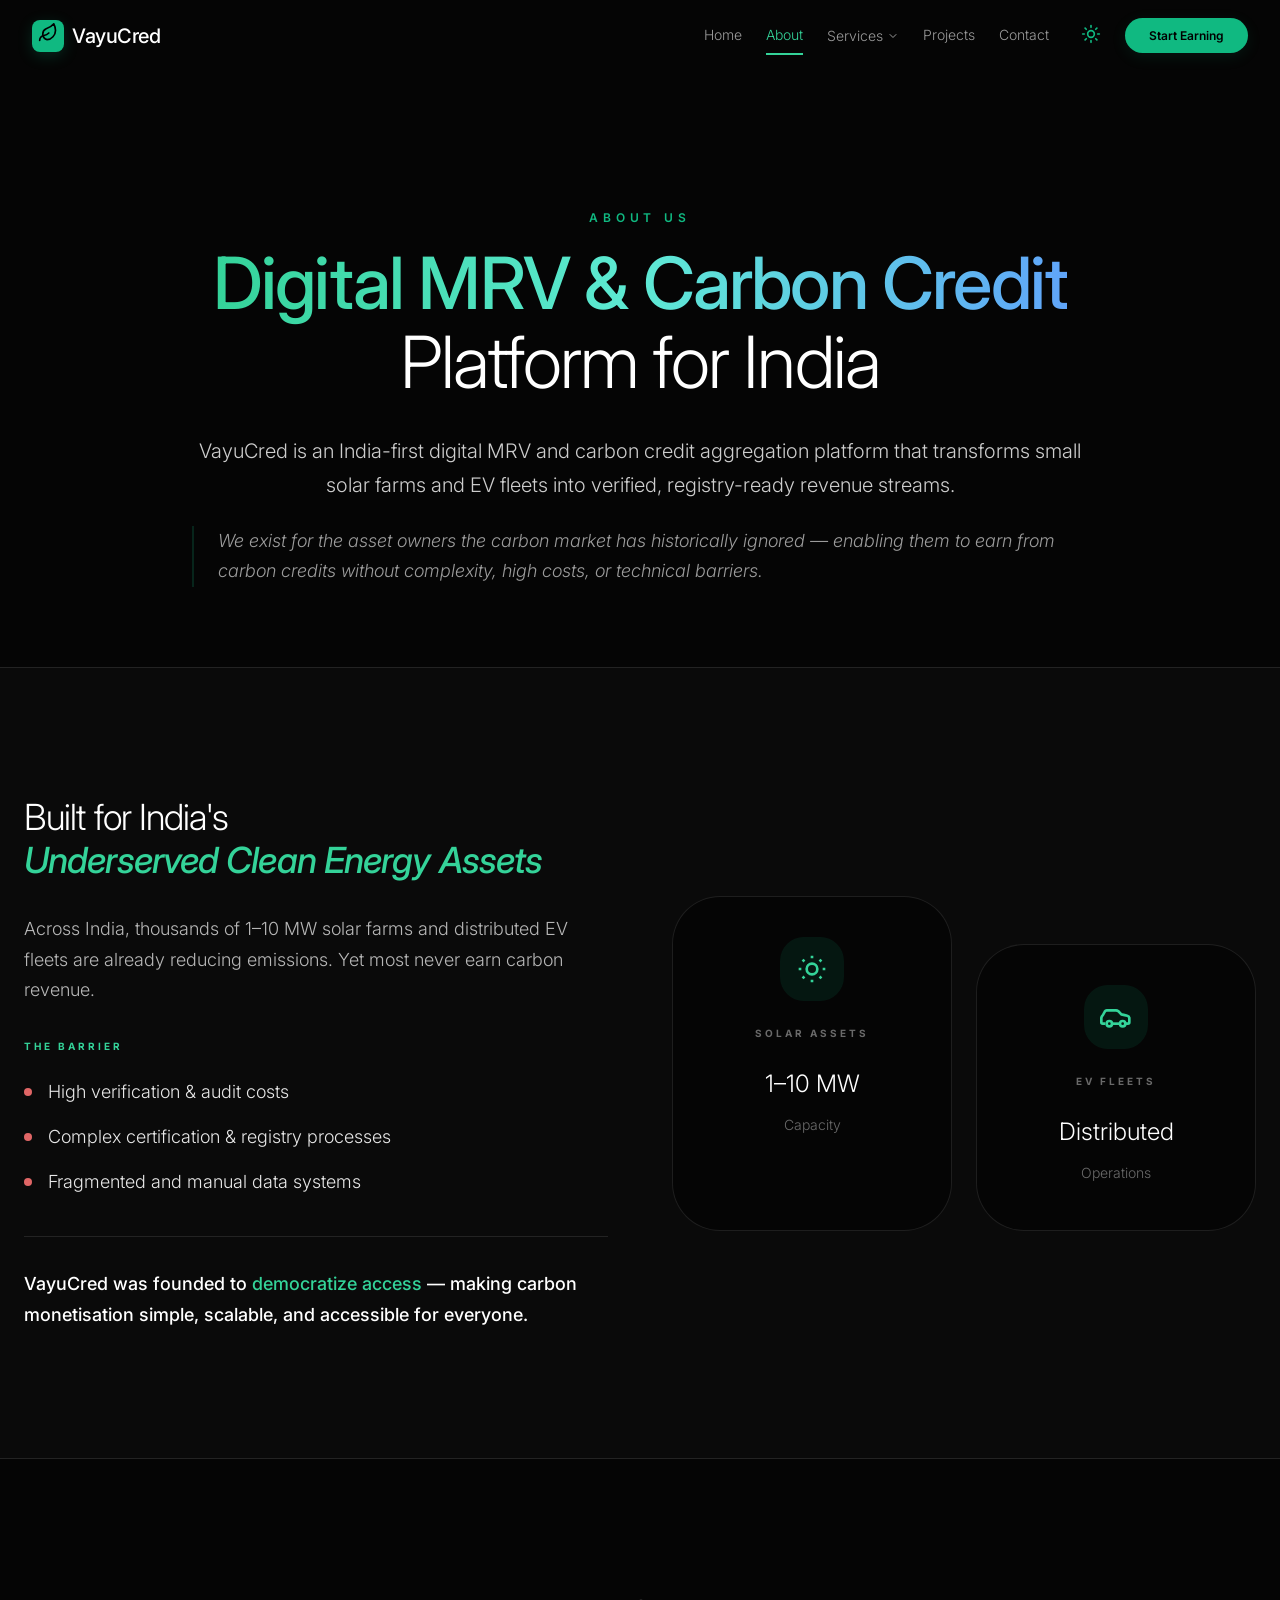
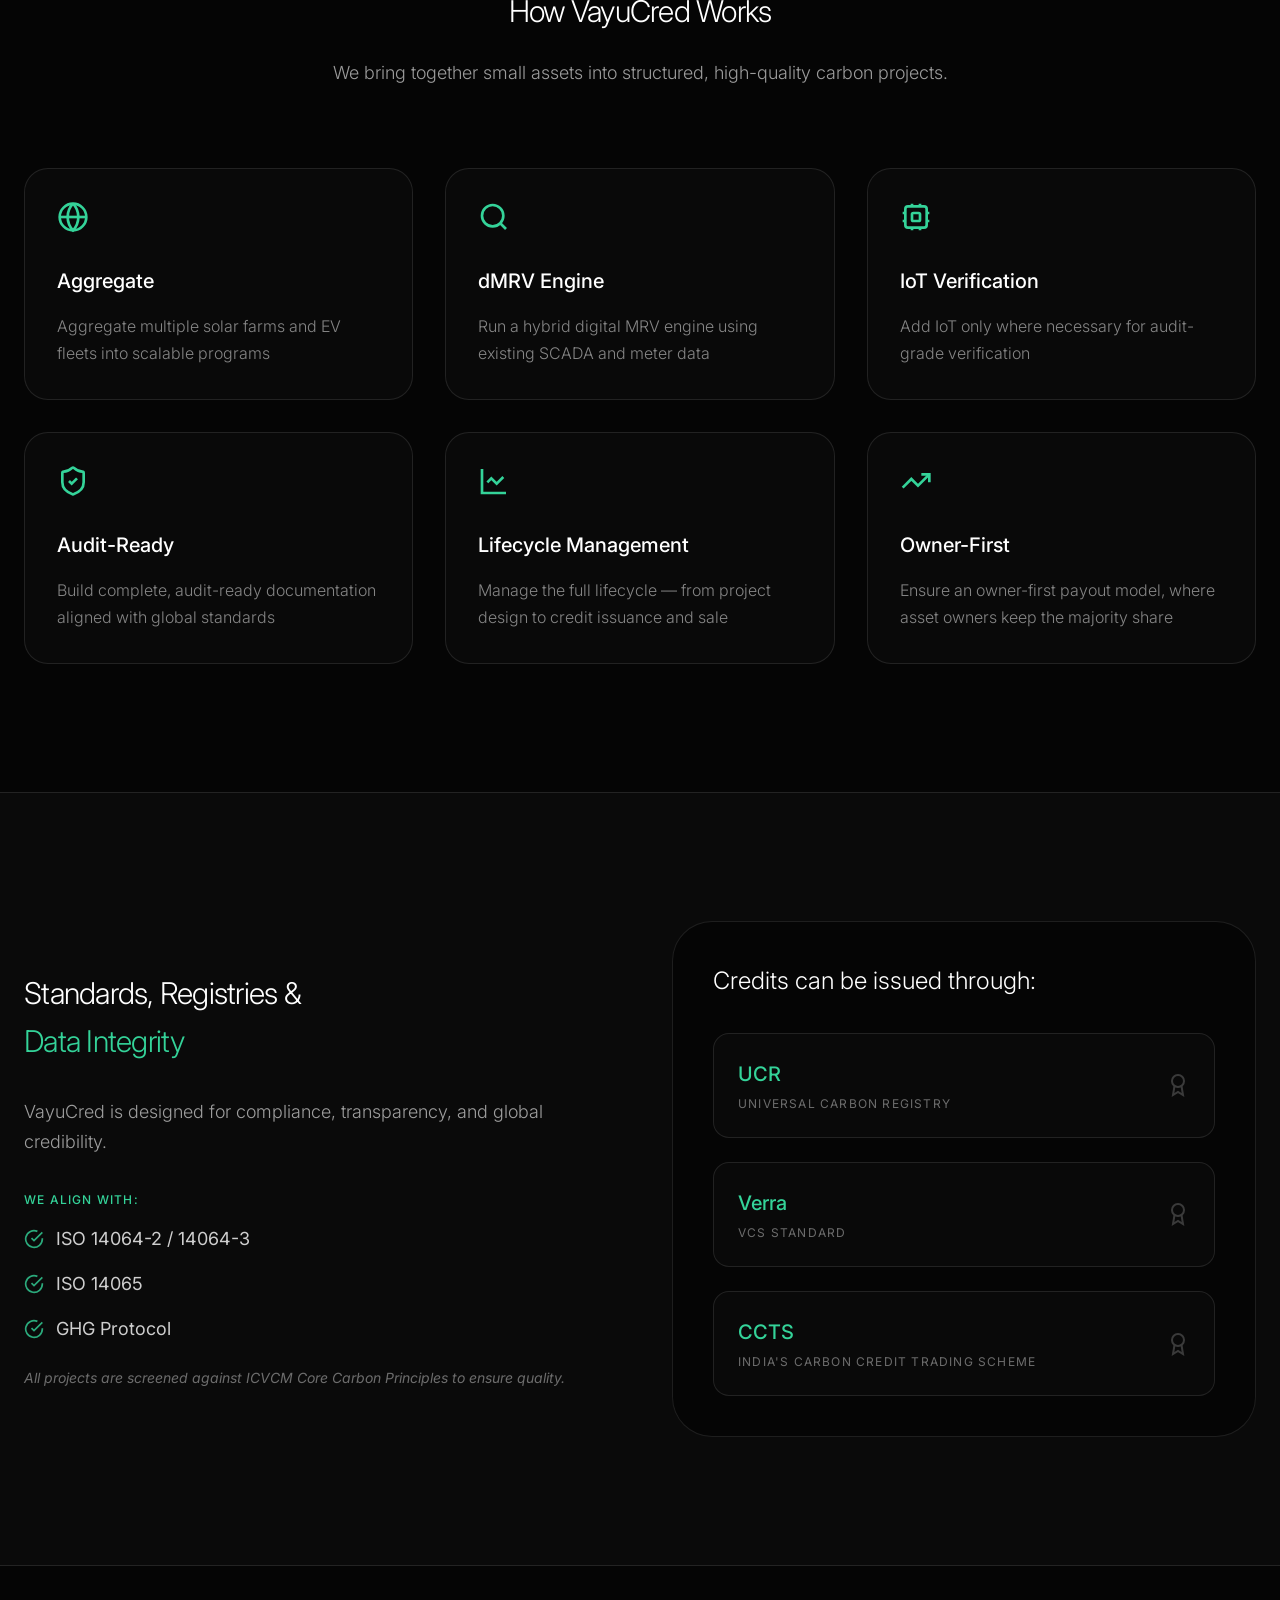
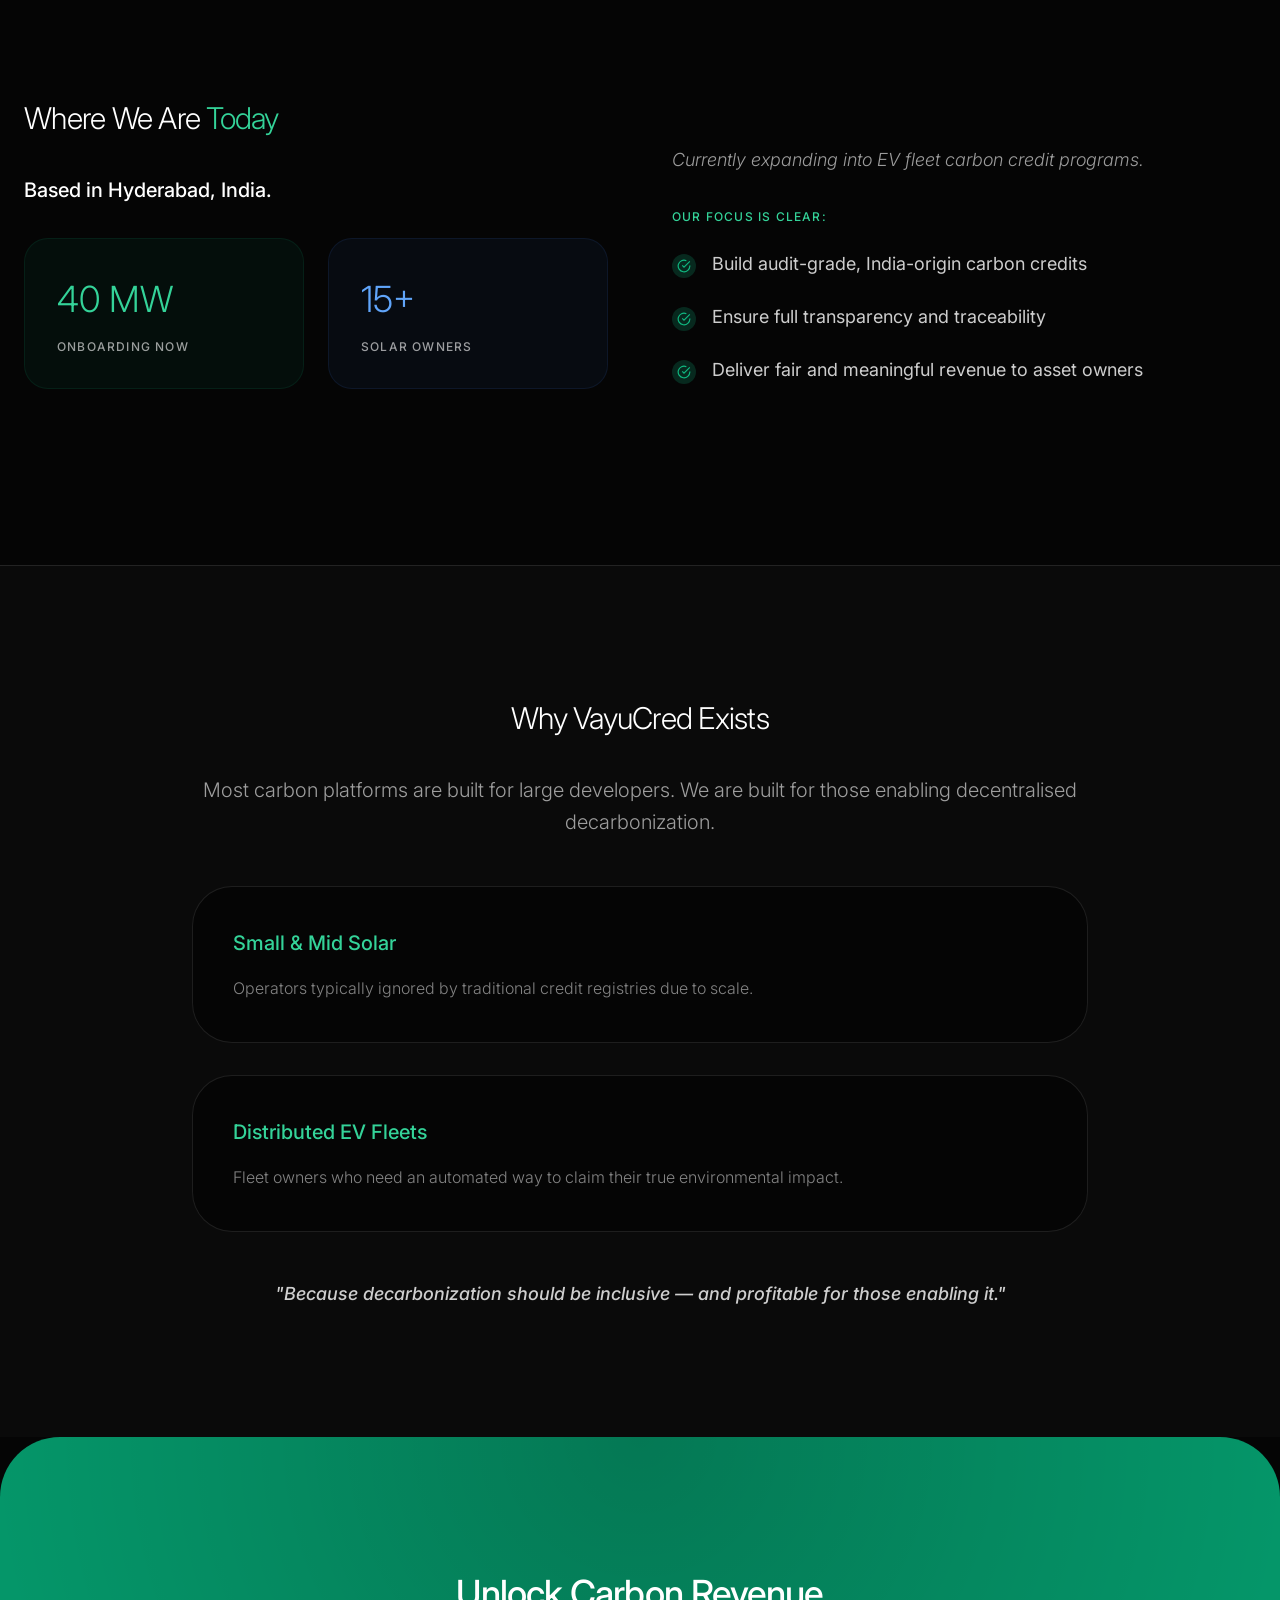
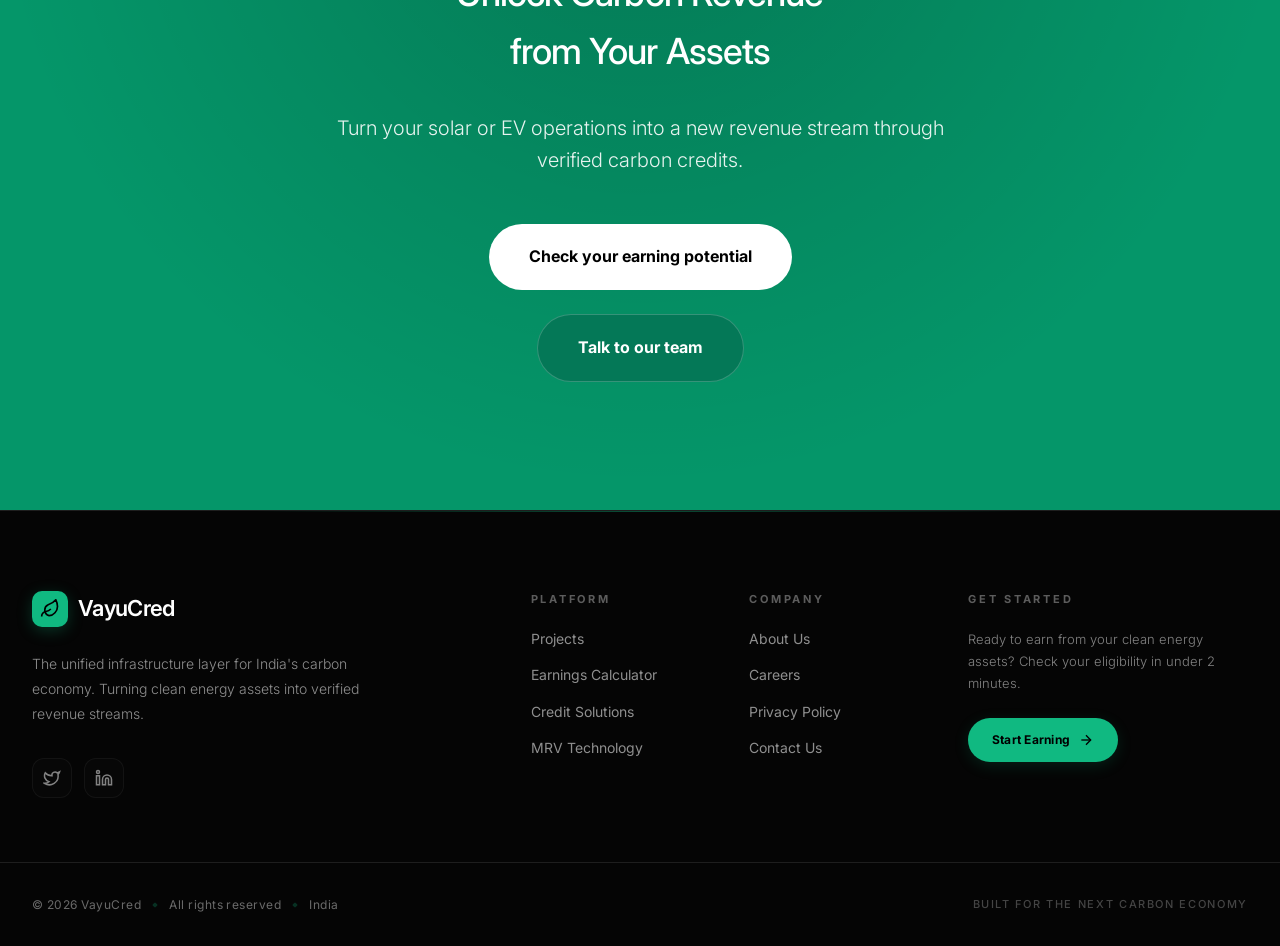
<file: about.html>
<!DOCTYPE html>
<html lang="en">
<head>
  <meta charset="UTF-8">
  <meta name="viewport" content="width=device-width, initial-scale=1.0">
  <title>About – VayuCred | Digital MRV & Carbon Credit Platform</title>
  <meta name="description" content="VayuCred transforms small solar farms and EV fleets into verified carbon credit revenue streams.">
  <style>
  /* ===== Google Fonts ===== */
  @import url('https://fonts.googleapis.com/css2?family=Inter:wght@100;200;300;400;500;600;700;800;900&display=swap');

  /* ===== CSS Custom Properties (Design Tokens) ===== */
  :root {
    --bg-primary: #050505;
    --text-primary: #ffffff;
    --text-muted: rgba(255, 255, 255, 0.4);
    --border-color: rgba(255, 255, 255, 0.1);
    --card-bg: rgba(255, 255, 255, 0.02);
    --emerald-300: #6ee7b7;
    --emerald-400: #34d399;
    --emerald-500: #10b981;
    --emerald-600: #059669;
    --emerald-700: #047857;
    --teal-300: #5eead4;
    --blue-400: #60a5fa;
    --blue-500: #3b82f6;
    --blue-600: #2563eb;
    --red-400: #f87171;
    --red-500: #ef4444;
    --amber-400: #fbbf24;
    --font-sans: "Inter", ui-sans-serif, system-ui, -apple-system, sans-serif;
  }

  html.light {
    --bg-primary: #ffffff;
    --text-primary: #050505;
    --text-muted: rgba(0, 0, 0, 0.5);
    --border-color: rgba(0, 0, 0, 0.12);
    --card-bg: rgba(0, 0, 0, 0.03);
    --shadow-color: rgba(0, 0, 0, 0.08);
  }

  /* ===== Light Mode Global Overrides ===== */
  /* Boost muted text contrast on light backgrounds */
  html.light .hero-desc,
  html.light .hero-note,
  html.light .section-subtitle,
  html.light .footer-brand p,
  html.light .footer-link,
  html.light .contact-desc,
  html.light .apply-hero p { opacity: 0.7 !important; }

  html.light .section-label,
  html.light .footer-heading,
  html.light .form-label,
  html.light .contact-label,
  html.light .field label { opacity: 0.6 !important; }

  /* Ensure SVG icons using currentColor are visible */
  html.light svg[stroke="currentColor"] { color: var(--text-primary); }

  /* Cards get subtle shadow in light mode for depth */
  html.light .card,
  html.light .step-card,
  html.light .value-card,
  html.light .calc-wrap,
  html.light .revenue-card,
  html.light .step-box,
  html.light .faq-item,
  html.light .about-stat-card,
  html.light .about-how-card,
  html.light .registry-item,
  html.light .contact-form-card {
    box-shadow: 0 2px 16px var(--shadow-color);
  }

  html.light .card:hover,
  html.light .step-card:hover,
  html.light .step-box:hover { box-shadow: 0 8px 32px rgba(0,0,0,0.1); }

  /* Nav CTA stays dark on light bg */
  html.light .nav-cta { background: var(--emerald-600); color: #fff; }
  html.light .nav-cta:hover { background: var(--emerald-500); }

  /* Mobile drawer light */
  html.light .mobile-drawer { box-shadow: 20px 0 60px -15px rgba(0,0,0,0.1); }
  html.light .mobile-cta { color: #fff; }

  /* Social links in light mode */
  html.light .social-link { opacity: 0.7; }
  html.light .social-link:hover { opacity: 1; }

  /* Scroll to top button */
  html.light .scroll-top-btn { box-shadow: 0 4px 16px rgba(0,0,0,0.1); }
  html.light .scroll-top-btn:hover { color: #fff; }

  /* Badge text more visible */
  html.light .badge-default { opacity: 0.7; }

  /* Form inputs */
  html.light .form-input,
  html.light .form-input-sm,
  html.light .form-textarea { background: rgba(0,0,0,0.02); border-color: rgba(0,0,0,0.15); }
  html.light .form-input:focus,
  html.light .form-textarea:focus { border-color: var(--emerald-500); }

  /* ===== Reset & Base ===== */
  *, *::before, *::after { box-sizing: border-box; margin: 0; padding: 0; }

  html { scroll-behavior: smooth; }
  [id] { scroll-margin-top: 120px; }

  body {
    font-family: var(--font-sans);
    background: var(--bg-primary);
    color: var(--text-primary);
    -webkit-font-smoothing: antialiased;
    -moz-osx-font-smoothing: grayscale;
    transition: background-color 0.3s, color 0.3s;
    line-height: 1.6;
  }

  a { color: inherit; text-decoration: none; }
  img { max-width: 100%; display: block; }
  button { cursor: pointer; font-family: inherit; border: none; background: none; }
  input, textarea, select { font-family: inherit; }
  ul, ol { list-style: none; }

  ::selection { background: rgba(16, 185, 129, 0.3); }

  :focus-visible {
    outline: none;
    box-shadow: 0 0 0 2px var(--emerald-500), 0 0 0 4px var(--bg-primary);
  }

  /* ===== Utility Classes ===== */
  .container { max-width: 1280px; margin: 0 auto; padding: 0 1.5rem; }
  .container-sm { max-width: 768px; margin: 0 auto; padding: 0 1.5rem; }
  .container-md { max-width: 1024px; margin: 0 auto; padding: 0 1.5rem; }

  .sr-only {
    position: absolute; width: 1px; height: 1px; padding: 0; margin: -1px;
    overflow: hidden; clip: rect(0,0,0,0); white-space: nowrap; border: 0;
  }

  .text-gradient {
    background: linear-gradient(to right, var(--emerald-400), var(--teal-300), var(--blue-400));
    -webkit-background-clip: text; background-clip: text; color: transparent;
  }

  .bg-vayu { background: var(--bg-primary); }
  .text-vayu { color: var(--text-primary); }
  .bg-card { background: var(--card-bg); }
  .border-vayu { border-color: var(--border-color); }
  .text-emerald { color: var(--emerald-400); }

  /* ===== Navigation ===== */
  .nav {
    position: fixed; top: 0; left: 0; width: 100%; z-index: 50;
    padding: 1rem 2rem; display: flex; justify-content: space-between; align-items: center;
    transition: all 0.3s; border-bottom: 1px solid transparent;
  }
  .nav.scrolled {
    background: rgba(5,5,5,0.8); backdrop-filter: blur(20px);
    border-bottom-color: var(--border-color);
    box-shadow: 0 4px 30px rgba(0,0,0,0.3);
  }
  html.light .nav.scrolled { background: rgba(255,255,255,0.9); box-shadow: 0 2px 20px rgba(0,0,0,0.08); }

  .nav-logo { display: flex; align-items: center; gap: 0.5rem; font-size: 1.25rem; font-weight: 500; letter-spacing: -0.025em; }
  .nav-logo-icon {
    width: 2rem; height: 2rem; border-radius: 0.5rem; background: var(--emerald-500);
    display: flex; align-items: center; justify-content: center;
    transition: transform 0.3s; box-shadow: 0 4px 15px rgba(16,185,129,0.2);
  }
  .nav-logo:hover .nav-logo-icon { transform: rotate(12deg); }
  .nav-logo:hover span { color: var(--emerald-400); }
  .nav-logo span { transition: color 0.3s; }

  .nav-links { display: none; gap: 1.5rem; font-size: 0.875rem; font-weight: 300; align-items: center; }
  @media (min-width: 768px) { .nav-links { display: flex; } }

  .nav-link {
    opacity: 0.6; transition: all 0.3s; padding: 0.5rem 0; position: relative;
    display: flex; align-items: center; gap: 0.25rem; background: none; border: none;
    color: var(--text-primary); font-size: 0.875rem; font-weight: 300;
  }
  .nav-link:hover, .nav-link.active { opacity: 1; }
  .nav-link.active::after {
    content: ''; position: absolute; bottom: 0; left: 0; width: 100%;
    height: 2px; background: var(--emerald-400);
  }
  .nav-link.active { color: var(--emerald-400); }

  .nav-dropdown { position: relative; }
  .nav-dropdown-menu {
    position: absolute; top: 100%; left: 0; padding-top: 0.5rem;
    opacity: 0; visibility: hidden; transform: translateY(10px);
    transition: all 0.2s;
  }
  .nav-dropdown:hover .nav-dropdown-menu,
  .nav-dropdown:focus-within .nav-dropdown-menu {
    opacity: 1; visibility: visible; transform: translateY(0);
  }
  .nav-dropdown-inner {
    background: rgba(5,5,5,0.9); backdrop-filter: blur(20px);
    border: 1px solid var(--border-color); border-radius: 1rem;
    padding: 0.5rem; min-width: 200px; box-shadow: 0 20px 50px rgba(0,0,0,0.5);
  }
  html.light .nav-dropdown-inner { background: rgba(255,255,255,0.95); box-shadow: 0 10px 40px rgba(0,0,0,0.12); }
  .nav-dropdown-item {
    display: block; width: 100%; text-align: left; padding: 0.625rem 1rem;
    font-size: 0.8125rem; font-weight: 300; opacity: 0.6; border-radius: 0.75rem;
    transition: all 0.2s; color: var(--text-primary);
  }
  .nav-dropdown-item:hover { opacity: 1; color: var(--emerald-400); background: var(--card-bg); }

  .nav-cta {
    display: none; padding: 0.5rem 1.5rem; background: var(--emerald-500);
    color: #000; border-radius: 9999px; font-weight: 600; font-size: 0.75rem;
    transition: all 0.3s; box-shadow: 0 4px 15px rgba(16,185,129,0.1);
  }
  @media (min-width: 768px) { .nav-cta { display: block; } }
  .nav-cta:hover { background: var(--emerald-400); }
  .nav-cta:active { transform: scale(0.95); }

  .nav-actions { display: flex; align-items: center; gap: 1rem; margin-left: auto; }

  .theme-toggle {
    padding: 0.5rem; border-radius: 9999px; transition: all 0.3s;
    color: var(--emerald-500); background: none; border: none;
  }
  .theme-toggle:hover { background: var(--card-bg); }

  .menu-toggle { display: block; padding: 0.5rem; border-radius: 9999px; transition: all 0.3s; }
  @media (min-width: 768px) { .menu-toggle { display: none; } }
  .menu-toggle:hover { background: var(--card-bg); }

  /* ===== Mobile Menu ===== */
  .mobile-overlay {
    position: fixed; inset: 0; background: rgba(5,5,5,0.8); backdrop-filter: blur(4px);
    z-index: 100; opacity: 0; visibility: hidden; transition: all 0.3s;
  }
  .mobile-overlay.open { opacity: 1; visibility: visible; }
  html.light .mobile-overlay { background: rgba(0,0,0,0.3); }

  .mobile-drawer {
    position: fixed; top: 0; left: 0; height: 100%; width: 85%; max-width: 320px;
    background: var(--bg-primary); border-right: 1px solid var(--border-color);
    z-index: 101; display: flex; flex-direction: column;
    box-shadow: 20px 0 60px -15px rgba(0,0,0,0.5);
    transform: translateX(-100%); transition: transform 0.35s cubic-bezier(0.16,1,0.3,1);
  }
  .mobile-drawer.open { transform: translateX(0); }
  @media (min-width: 768px) { .mobile-drawer { display: none; } .mobile-overlay { display: none; } }

  .mobile-drawer-header {
    padding: 1.5rem; display: flex; justify-content: space-between; align-items: center;
    border-bottom: 1px solid var(--border-color);
  }
  .mobile-drawer-content { flex: 1; overflow-y: auto; padding: 1.5rem 1rem; }
  .mobile-menu-item {
    display: flex; align-items: center; gap: 0.875rem; padding: 0.875rem;
    border-radius: 1rem; transition: all 0.2s; width: 100%; color: var(--text-primary);
    font-weight: 500; font-size: 0.9375rem; letter-spacing: -0.01em;
  }
  .mobile-menu-item:hover { background: var(--card-bg); }
  .mobile-menu-item svg { width: 1.25rem; height: 1.25rem; opacity: 0.4; }
  .mobile-menu-item:hover svg { opacity: 1; color: var(--emerald-400); }
  .mobile-menu-item span { opacity: 0.7; }
  .mobile-menu-item:hover span { opacity: 1; }

  .mobile-submenu-toggle {
    display: flex; align-items: center; justify-content: space-between;
    width: 100%; padding: 0.875rem; border-radius: 1rem; transition: all 0.2s;
    color: var(--text-primary);
  }
  .mobile-submenu-toggle.expanded { background: rgba(16,185,129,0.1); color: var(--emerald-400); }

  .mobile-submenu {
    max-height: 0; overflow: hidden; transition: max-height 0.3s ease;
    margin-left: 0.5rem;
  }
  .mobile-submenu.expanded { max-height: 500px; }
  .mobile-submenu-inner {
    background: var(--card-bg); border: 1px solid var(--border-color);
    border-radius: 1rem; padding: 0.5rem; margin-top: 0.5rem;
  }
  .mobile-submenu-link {
    display: block; padding: 0.625rem 1rem; font-size: 0.8125rem; font-weight: 300;
    opacity: 0.5; border-radius: 0.75rem; transition: all 0.2s; color: var(--text-primary);
  }
  .mobile-submenu-link:hover { opacity: 1; color: var(--emerald-400); background: rgba(16,185,129,0.05); }

  .mobile-drawer-footer {
    padding: 1.5rem; border-top: 1px solid var(--border-color);
  }
  .mobile-cta {
    display: flex; align-items: center; justify-content: center; width: 100%;
    padding: 1rem; background: var(--emerald-500); color: #000; border-radius: 1rem;
    font-weight: 600; font-size: 0.875rem; transition: all 0.3s;
    box-shadow: 0 4px 15px rgba(16,185,129,0.1);
  }
  .mobile-cta:hover { background: var(--emerald-400); }

  /* ===== Footer ===== */
  .footer {
    padding: 0; border-top: 1px solid var(--border-color);
    background: var(--bg-primary); position: relative; overflow: hidden;
  }

  /* Subtle gradient glow behind footer for depth */
  .footer::before {
    content: ''; position: absolute; top: 0; left: 50%; transform: translateX(-50%);
    width: 60%; height: 1px;
    background: linear-gradient(to right, transparent, var(--emerald-500), transparent);
    opacity: 0.4;
  }

  /* --- Top Section: Main Grid --- */
  .footer-main {
    max-width: 1280px; margin: 0 auto; padding: 5rem 2rem 4rem;
    display: grid; grid-template-columns: 1fr; gap: 3rem;
  }
  @media (min-width: 768px) {
    .footer-main { grid-template-columns: 2.5fr 1fr 1fr 1.5fr; gap: 2rem; }
  }

  /* Brand Column */
  .footer-brand {}
  .footer-brand-logo {
    display: flex; align-items: center; gap: 0.625rem;
    margin-bottom: 1.5rem;
  }
  .footer-brand-icon {
    width: 2.25rem; height: 2.25rem; border-radius: 0.625rem;
    background: var(--emerald-500); display: flex; align-items: center; justify-content: center;
    box-shadow: 0 4px 15px rgba(16,185,129,0.25); transition: transform 0.3s;
  }
  .footer-brand-logo:hover .footer-brand-icon { transform: rotate(12deg); }
  .footer-brand-icon svg { width: 1.25rem; height: 1.25rem; color: #000; }

  .footer-brand-name {
    font-size: 1.375rem; font-weight: 600; letter-spacing: -0.03em;
    color: var(--text-primary);
  }

  .footer-brand-desc {
    font-size: 0.875rem; font-weight: 300; line-height: 1.8;
    opacity: 0.55; max-width: 22rem; margin-bottom: 2rem;
  }
  html.light .footer-brand-desc { opacity: 0.65; }

  /* Social Icons Row */
  .footer-socials {
    display: flex; align-items: center; gap: 0.75rem;
  }
  .footer-social-link {
    width: 2.5rem; height: 2.5rem; border-radius: 0.75rem;
    display: flex; align-items: center; justify-content: center;
    background: var(--card-bg); border: 1px solid var(--border-color);
    color: var(--text-primary); opacity: 0.5;
    transition: all 0.3s cubic-bezier(0.34,1.56,0.64,1);
  }
  .footer-social-link:hover {
    opacity: 1; transform: translateY(-3px) scale(1.05);
    box-shadow: 0 8px 24px rgba(16,185,129,0.2);
  }

  /* Twitter/X icon hover — VayuCred teal */
  .footer-social-link[aria-label="Twitter"]:hover,
  .footer-social-link[aria-label="X"]:hover {
    background: rgba(16,185,129,0.12); border-color: var(--emerald-400);
    color: var(--emerald-400);
  }

  /* LinkedIn icon hover — VayuCred blue accent */
  .footer-social-link[aria-label="LinkedIn"]:hover {
    background: rgba(96,165,250,0.12); border-color: var(--blue-400);
    color: var(--blue-400);
  }

  .footer-social-link svg { width: 1.125rem; height: 1.125rem; }

  /* Light mode social adjustments */
  html.light .footer-social-link {
    opacity: 0.6; box-shadow: 0 1px 4px rgba(0,0,0,0.06);
  }
  html.light .footer-social-link:hover { opacity: 1; }

  /* Link Columns */
  .footer-col {}
  .footer-heading {
    font-size: 0.6875rem; text-transform: uppercase; letter-spacing: 0.25em;
    font-weight: 700; margin-bottom: 1.25rem; opacity: 0.35;
    color: var(--text-primary);
  }
  html.light .footer-heading { opacity: 0.5; }

  .footer-links { display: flex; flex-direction: column; gap: 0.875rem; }
  .footer-link {
    font-size: 0.875rem; font-weight: 400; opacity: 0.55;
    transition: all 0.25s; position: relative; display: inline-block; width: fit-content;
    color: var(--text-primary);
  }
  .footer-link::after {
    content: ''; position: absolute; bottom: -2px; left: 0;
    width: 0; height: 1px; background: var(--emerald-400);
    transition: width 0.3s cubic-bezier(0.34,1.56,0.64,1);
  }
  .footer-link:hover { opacity: 1; color: var(--emerald-400); }
  .footer-link:hover::after { width: 100%; }

  html.light .footer-link { opacity: 0.65; }
  html.light .footer-link:hover { opacity: 1; }

  /* Newsletter / CTA Column */
  .footer-cta-col {}
  .footer-cta-title {
    font-size: 0.6875rem; text-transform: uppercase; letter-spacing: 0.25em;
    font-weight: 700; margin-bottom: 1.25rem; opacity: 0.35;
    color: var(--text-primary);
  }
  html.light .footer-cta-title { opacity: 0.5; }

  .footer-cta-text {
    font-size: 0.8125rem; font-weight: 300; opacity: 0.5;
    line-height: 1.7; margin-bottom: 1.5rem;
  }
  html.light .footer-cta-text { opacity: 0.6; }

  .footer-cta-btn {
    display: inline-flex; align-items: center; gap: 0.5rem;
    padding: 0.75rem 1.5rem; border-radius: 9999px;
    background: var(--emerald-500); color: #000;
    font-weight: 700; font-size: 0.75rem; letter-spacing: 0.02em;
    transition: all 0.3s; border: none;
    box-shadow: 0 4px 15px rgba(16,185,129,0.15);
  }
  .footer-cta-btn:hover {
    background: var(--emerald-400);
    box-shadow: 0 8px 25px rgba(16,185,129,0.25);
    transform: translateY(-1px);
  }
  .footer-cta-btn:active { transform: scale(0.97) translateY(0); }
  .footer-cta-btn svg { width: 1rem; height: 1rem; }

  html.light .footer-cta-btn { color: #fff; background: var(--emerald-600); }
  html.light .footer-cta-btn:hover { background: var(--emerald-500); }

  /* --- Bottom Bar: Copyright --- */
  .footer-bottom-bar {
    max-width: 1280px; margin: 0 auto;
    padding: 2rem 2rem; border-top: 1px solid var(--border-color);
    display: flex; flex-direction: column; gap: 1rem;
    align-items: center; justify-content: space-between;
  }
  @media (min-width: 768px) { .footer-bottom-bar { flex-direction: row; } }

  .footer-copyright {
    display: flex; align-items: center; gap: 0.75rem;
    font-size: 0.75rem; font-weight: 400; letter-spacing: 0.04em;
    opacity: 0.4; color: var(--text-primary);
  }
  html.light .footer-copyright { opacity: 0.5; }

  /* Decorative diamond separator between copyright items */
  .footer-dot {
    width: 4px; height: 4px; border-radius: 1px; transform: rotate(45deg);
    background: var(--emerald-500); opacity: 0.6; flex-shrink: 0;
  }

  .footer-tagline {
    font-size: 0.6875rem; font-weight: 500; letter-spacing: 0.15em;
    text-transform: uppercase; opacity: 0.25; color: var(--text-primary);
  }
  html.light .footer-tagline { opacity: 0.35; }

  /* ===== Scroll to Top ===== */
  .scroll-top-btn {
    position: fixed; bottom: 2rem; right: 2rem; z-index: 40;
    width: 3rem; height: 3rem; border-radius: 9999px;
    background: var(--card-bg); border: 1px solid var(--border-color);
    backdrop-filter: blur(12px); display: flex; align-items: center; justify-content: center;
    opacity: 0; visibility: hidden; transform: translateY(20px);
    transition: all 0.3s; color: var(--emerald-400);
    box-shadow: 0 8px 32px rgba(0,0,0,0.2);
  }
  .scroll-top-btn.visible { opacity: 1; visibility: visible; transform: translateY(0); }
  .scroll-top-btn:hover {
    background: var(--emerald-500); color: #000;
    box-shadow: 0 8px 32px rgba(16,185,129,0.3);
  }

  /* ===== Common Components ===== */
  .section { padding: 8rem 1.5rem; }
  .section-border { border-top: 1px solid var(--border-color); }

  .badge {
    display: inline-block; padding: 0.375rem 1rem; border-radius: 9999px;
    font-size: 0.625rem; text-transform: uppercase; letter-spacing: 0.25em; font-weight: 700;
  }
  .badge-emerald { background: rgba(16,185,129,0.1); border: 1px solid rgba(16,185,129,0.3); color: var(--emerald-400); }
  .badge-default { background: var(--card-bg); border: 1px solid var(--border-color); color: var(--text-primary); opacity: 0.5; }

  .btn {
    display: inline-flex; align-items: center; justify-content: center; gap: 0.5rem;
    padding: 1.25rem 2.5rem; border-radius: 9999px; font-weight: 700;
    font-size: 0.875rem; transition: all 0.3s; border: none;
  }
  .btn:active { transform: scale(0.95); }

  .btn-primary { background: var(--emerald-500); color: #000; }
  .btn-primary:hover { background: var(--emerald-400); }

  .btn-secondary {
    background: var(--card-bg); color: var(--text-primary);
    border: 1px solid var(--border-color); backdrop-filter: blur(12px);
  }
  .btn-secondary:hover { opacity: 0.8; }

  .btn-outline {
    background: transparent; color: var(--emerald-400);
    border: 1px solid rgba(16,185,129,0.2); background: rgba(16,185,129,0.05);
  }
  .btn-outline:hover { background: rgba(16,185,129,0.1); }

  .btn-sm { padding: 0.75rem 1.5rem; font-size: 0.75rem; }
  .btn-lg { padding: 1.25rem 2.5rem; font-size: 1rem; }
  .btn-block { width: 100%; }

  .card {
    padding: 2rem; border-radius: 1.5rem;
    background: var(--card-bg); border: 1px solid var(--border-color);
    transition: all 0.3s;
  }
  .card-lg { padding: 2.5rem; border-radius: 3rem; }
  .card:hover { border-color: rgba(16,185,129,0.2); }

  .section-label {
    font-size: 0.75rem; text-transform: uppercase; letter-spacing: 0.4em;
    color: var(--emerald-500); font-weight: 600; margin-bottom: 1rem; display: block;
  }
  .section-title {
    font-size: 2.25rem; font-weight: 300; letter-spacing: -0.025em; line-height: 1.2;
  }
  @media (min-width: 768px) { .section-title { font-size: 3.75rem; } }

  .section-subtitle {
    font-size: 1.125rem; font-weight: 300; opacity: 0.6; line-height: 1.7;
  }
  @media (min-width: 768px) { .section-subtitle { font-size: 1.5rem; } }

  /* Input styles */
  .form-label {
    display: block; font-size: 0.75rem; text-transform: uppercase;
    letter-spacing: 0.1em; opacity: 0.4; margin-bottom: 1rem;
  }
  .form-input {
    width: 100%; background: var(--card-bg); border: 1px solid var(--border-color);
    border-radius: 1rem; padding: 1rem 1.5rem; font-size: 1.5rem; font-weight: 300;
    color: var(--text-primary); transition: all 0.3s;
  }
  .form-input:focus { outline: none; border-color: rgba(16,185,129,0.5); }
  .form-input::placeholder { color: var(--text-muted); }

  .form-input-sm {
    width: 100%;
    background: var(--card-bg);
    border: 1px solid var(--border-color);
    border-radius: 1rem;
    padding: 1rem 1.5rem;
    font-size: 1rem;
    font-weight: 300;
    color: var(--text-primary);
    transition: all 0.3s;
  }
  .form-input-sm:focus { outline: none; border-color: rgba(16,185,129,0.5); }
  .form-input-sm::placeholder { color: var(--text-muted); }

  .form-textarea {
    width: 100%; background: var(--card-bg); border: 1px solid var(--border-color);
    border-radius: 1rem; padding: 1rem 1.5rem; font-weight: 300;
    color: var(--text-primary); transition: all 0.3s; resize: none;
  }
  .form-textarea:focus { outline: none; border-color: rgba(16,185,129,0.5); }

  .form-error { border-color: rgba(239,68,68,0.5) !important; background: rgba(239,68,68,0.05) !important; }
  .form-success { border-color: rgba(16,185,129,0.5) !important; background: rgba(16,185,129,0.05) !important; }
  .error-text { font-size: 0.625rem; color: var(--red-400); font-weight: 500; }

  /* ===== Animations ===== */
  @keyframes fadeInUp {
    from { opacity: 0; transform: translateY(20px); }
    to { opacity: 1; transform: translateY(0); }
  }
  @keyframes fadeIn {
    from { opacity: 0; }
    to { opacity: 1; }
  }
  @keyframes pulse-glow {
    0%, 100% { opacity: 0.2; transform: scale(1); }
    50% { opacity: 0.4; transform: scale(1.1); }
  }
  @keyframes float {
    0%, 100% { transform: translateY(0); }
    50% { transform: translateY(-4px); }
  }
  @keyframes shimmer {
    0% { transform: translateX(-100%); }
    100% { transform: translateX(200%); }
  }
  @keyframes breathe {
    0%, 100% { opacity: 0.96; transform: scale(1); }
    50% { opacity: 1; transform: scale(1.04); }
  }

  .animate-fade-in-up { animation: fadeInUp 0.8s cubic-bezier(0.21,0.47,0.32,0.98) forwards; }
  .animate-fade-in { animation: fadeIn 0.8s ease forwards; }
  .animate-float { animation: float 3s ease-in-out infinite; }
  .animate-pulse-glow { animation: pulse-glow 8s ease-in-out infinite; }
  .animate-breathe { animation: breathe 5s ease-in-out infinite; }
  .animate-shimmer { animation: shimmer 6s linear infinite; }

  .delay-100 { animation-delay: 0.1s; }
  .delay-200 { animation-delay: 0.2s; }
  .delay-300 { animation-delay: 0.3s; }
  .delay-400 { animation-delay: 0.4s; }
  .delay-500 { animation-delay: 0.5s; }

  /* Intersection Observer fade-in */
  .reveal { opacity: 0; transform: translateY(20px); transition: opacity 0.8s cubic-bezier(0.21,0.47,0.32,0.98), transform 0.8s cubic-bezier(0.21,0.47,0.32,0.98); }
  .reveal.visible { opacity: 1; transform: translateY(0); }

  /* Responsive Grid Helpers */
  .grid-1 { display: grid; grid-template-columns: 1fr; gap: 2rem; }
  .grid-2 { display: grid; grid-template-columns: 1fr; gap: 2rem; }
  .grid-3 { display: grid; grid-template-columns: 1fr; gap: 2rem; }
  .grid-4 { display: grid; grid-template-columns: 1fr; gap: 2rem; }
  .grid-5 { display: grid; grid-template-columns: 1fr; gap: 1rem; }

  @media (min-width: 768px) {
    .grid-2 { grid-template-columns: repeat(2, 1fr); }
    .grid-3 { grid-template-columns: repeat(3, 1fr); }
    .grid-4 { grid-template-columns: repeat(4, 1fr); }
    .grid-5 { grid-template-columns: repeat(5, 1fr); }
  }

  /* ===== SVG Icons (Lucide inline) ===== */
  .icon { width: 1.25rem; height: 1.25rem; display: inline-block; vertical-align: middle; }
  .icon-sm { width: 1rem; height: 1rem; }
  .icon-lg { width: 1.5rem; height: 1.5rem; }
  .icon-xl { width: 2rem; height: 2rem; }
  .icon-2xl { width: 2.5rem; height: 2.5rem; }

  /* Social link styles */
  .social-link {
    padding: 1rem; border-radius: 1rem; background: var(--card-bg);
    border: 1px solid var(--border-color); opacity: 0.5; transition: all 0.3s;
    display: flex; align-items: center; justify-content: center; color: var(--text-primary);
  }
  .social-link:hover {
    opacity: 1; color: var(--emerald-400); border-color: rgba(16,185,129,0.3);
    box-shadow: 0 0 20px rgba(16,185,129,0.1);
  }
  </style>
  <style>
  /* About page styles */
  .about-title { font-size: 2.25rem; font-weight: 300; letter-spacing: -0.025em; line-height: 1.1; margin-bottom: 2rem; }
  @media(min-width:768px) { .about-title { font-size: 4.5rem; } }
  .about-two-col { display: grid; grid-template-columns: 1fr; gap: 4rem; align-items: center; }
  @media(min-width:1024px) { .about-two-col { grid-template-columns: 1fr 1fr; } }
  @media(min-width:768px) { .about-two-col .grid-2 { grid-template-columns: 1fr 1fr; } }
  .about-stats-grid { display: grid; grid-template-columns: 1fr 1fr; gap: 1.5rem; position: relative; }
  .about-stat-card { padding: 2.5rem; border-radius: 3rem; background: var(--bg-primary); border: 1px solid var(--border-color); text-align: center; display: flex; flex-direction: column; align-items: center; gap: 1.5rem; transition: transform 0.3s; position: relative; }
  .about-stat-card:hover { transform: scale(1.02); }
  .about-stat-icon { width: 4rem; height: 4rem; border-radius: 1.5rem; background: rgba(16,185,129,0.1); display: flex; align-items: center; justify-content: center; }
  .about-stat-label { font-size: 0.625rem; text-transform: uppercase; letter-spacing: 0.3em; opacity: 0.4; font-weight: 700; }
  .about-how-card { padding: 2rem; border-radius: 1.5rem; background: var(--card-bg); border: 1px solid var(--border-color); height: 100%; transition: all 0.3s; }
  .about-how-card:hover { background: rgba(16,185,129,0.05); }
  .about-how-card svg { width: 2rem; height: 2rem; color: var(--emerald-400); margin-bottom: 1.5rem; }
  .about-how-card h3 { font-size: 1.25rem; font-weight: 500; margin-bottom: 1rem; }
  .about-how-card p { opacity: 0.5; font-weight: 300; line-height: 1.7; }
  .registry-item { display: flex; align-items: center; justify-content: space-between; padding: 1.5rem; border-radius: 1rem; background: var(--card-bg); border: 1px solid var(--border-color); transition: all 0.3s; }
  .registry-item:hover { border-color: rgba(16,185,129,0.3); }
  .registry-item .name { font-size: 1.25rem; font-weight: 500; color: var(--emerald-400); }
  .registry-item .long { font-size: 0.75rem; opacity: 0.4; text-transform: uppercase; letter-spacing: 0.1em; margin-top: 0.25rem; }

  /* Light mode overrides */
  html.light .about-stat-label { opacity: 0.55; }
  html.light .about-how-card p { opacity: 0.65; }
  html.light .registry-item .long { opacity: 0.55; }
  </style>

  <style id="mobile-performance-overrides">
  /* Mobile layout stability + faster interactions */
  @media (max-width: 767px) {
    .container, .container-sm, .container-md { padding: 0 1rem; }
    .section { padding: 5rem 1rem; }

    .section-title { font-size: 2rem !important; line-height: 1.2 !important; }
    .section-subtitle { font-size: 1rem !important; }
    .hero-title { font-size: 2.25rem !important; line-height: 1.15 !important; }
    .hero-desc { font-size: 1rem !important; }

    .btn { padding: 0.85rem 1.1rem !important; font-size: 0.875rem !important; }
    .btn-lg { padding: 0.95rem 1.2rem !important; font-size: 0.9rem !important; }
    .btn-sm { padding: 0.7rem 0.95rem !important; font-size: 0.78rem !important; }
    .btn-block { width: 100%; }

    .card, .card-lg, .contact-form-card, .value-card, .revenue-card, .step-box {
      padding: 1.25rem !important;
      border-radius: 1.25rem !important;
    }

    .nav { padding: 0.75rem 1rem !important; }
    .faq-question { padding: 1rem 1rem !important; font-size: 1rem !important; }
    .faq-answer-inner { padding: 0 1rem 1rem !important; }
  }

  /* Faster, less sluggish animation timings */
  .reveal {
    transition: opacity 0.45s cubic-bezier(0.21,0.47,0.32,0.98), transform 0.45s cubic-bezier(0.21,0.47,0.32,0.98) !important;
  }

  .animate-fade-in-up,
  .animate-fade-in {
    animation-duration: 0.45s !important;
  }

  .animate-float { animation-duration: 2.2s !important; }
  .animate-pulse-glow { animation-duration: 3.2s !important; }
  .animate-breathe { animation-duration: 2.8s !important; }
  .animate-shimmer { animation-duration: 2.4s !important; }

  @media (prefers-reduced-motion: reduce) {
    *, *::before, *::after {
      animation-duration: 0.01ms !important;
      animation-iteration-count: 1 !important;
      transition-duration: 0.01ms !important;
      scroll-behavior: auto !important;
    }
  }
  </style>

</head>
<body>
  <div id="nav-placeholder"></div>
  <main id="main-content" style="padding-top:8rem;">
    <!-- Hero -->
    <section style="padding:5rem 1.5rem;max-width:1280px;margin:0 auto;text-align:center;">
      <div class="reveal">
        <span class="section-label">About Us</span>
        <h1 class="about-title"><span class="text-gradient" style="font-weight:500;">Digital MRV & Carbon Credit</span> <br>Platform for India</h1>
        <div style="max-width:56rem;margin:0 auto;">
          <p style="font-size:1.25rem;font-weight:300;opacity:0.8;line-height:1.7;margin-bottom:1.5rem;">VayuCred is an India-first digital MRV and carbon credit aggregation platform that transforms small solar farms and EV fleets into verified, registry-ready revenue streams.</p>
          <p style="font-size:1.125rem;font-weight:300;opacity:0.6;line-height:1.7;font-style:italic;border-left:2px solid rgba(16,185,129,0.3);padding-left:1.5rem;text-align:left;">We exist for the asset owners the carbon market has historically ignored — enabling them to earn from carbon credits without complexity, high costs, or technical barriers.</p>
        </div>
      </div>
    </section>

    <!-- Underserved Assets -->
    <section style="padding:8rem 1.5rem;background:var(--card-bg);border-top:1px solid var(--border-color);border-bottom:1px solid var(--border-color);overflow:hidden;">
      <div style="max-width:1280px;margin:0 auto;" class="about-two-col">
        <div class="reveal">
          <h2 style="font-size:2.25rem;font-weight:300;letter-spacing:-0.025em;margin-bottom:2rem;line-height:1.2;">Built for India's <br><span style="color:var(--emerald-400);font-weight:500;font-style:italic;">Underserved Clean Energy Assets</span></h2>
          <p style="font-size:1.125rem;opacity:0.7;font-weight:300;line-height:1.7;margin-bottom:2rem;">Across India, thousands of 1–10 MW solar farms and distributed EV fleets are already reducing emissions. Yet most never earn carbon revenue.</p>
          <p style="font-weight:700;color:var(--emerald-400);text-transform:uppercase;letter-spacing:0.3em;font-size:0.625rem;margin-bottom:1.5rem;">The Barrier</p>
          <ul style="display:flex;flex-direction:column;gap:1rem;margin-bottom:2.5rem;">
            <li style="display:flex;align-items:center;gap:1rem;font-size:1.125rem;opacity:0.9;font-weight:300;"><div style="width:0.5rem;height:0.5rem;border-radius:9999px;background:var(--red-400);flex-shrink:0;"></div>High verification & audit costs</li>
            <li style="display:flex;align-items:center;gap:1rem;font-size:1.125rem;opacity:0.9;font-weight:300;"><div style="width:0.5rem;height:0.5rem;border-radius:9999px;background:var(--red-400);flex-shrink:0;"></div>Complex certification & registry processes</li>
            <li style="display:flex;align-items:center;gap:1rem;font-size:1.125rem;opacity:0.9;font-weight:300;"><div style="width:0.5rem;height:0.5rem;border-radius:9999px;background:var(--red-400);flex-shrink:0;"></div>Fragmented and manual data systems</li>
          </ul>
          <div style="padding-top:2rem;border-top:1px solid var(--border-color);">
            <p style="font-size:1.125rem;font-weight:500;line-height:1.7;">VayuCred was founded to <span style="color:var(--emerald-400)">democratize access</span> — making carbon monetisation simple, scalable, and accessible for everyone.</p>
          </div>
        </div>
        <div class="reveal" data-delay="0.2">
          <div class="about-stats-grid">
            <div class="about-stat-card"><div class="about-stat-icon"><svg xmlns="http://www.w3.org/2000/svg" width="32" height="32" viewBox="0 0 24 24" fill="none" stroke="var(--emerald-400)" stroke-width="2"><circle cx="12" cy="12" r="4"/><path d="M12 2v2M12 20v2M4.93 4.93l1.41 1.41M17.66 17.66l1.41 1.41M2 12h2M20 12h2M6.34 17.66l-1.41 1.41M19.07 4.93l-1.41 1.41"/></svg></div><p class="about-stat-label">Solar Assets</p><p style="font-size:1.5rem;font-weight:300;">1–10 MW <br><span style="font-size:0.875rem;opacity:0.4;">Capacity</span></p></div>
            <div class="about-stat-card" style="margin-top:3rem;"><div class="about-stat-icon"><svg xmlns="http://www.w3.org/2000/svg" width="32" height="32" viewBox="0 0 24 24" fill="none" stroke="var(--emerald-400)" stroke-width="2"><path d="M19 17h2c.6 0 1-.4 1-1v-3c0-.9-.7-1.7-1.5-1.9C18.7 10.6 16 10 16 10s-1.3-1.4-2.2-2.3c-.5-.4-1.1-.7-1.8-.7H5c-.6 0-1.1.4-1.4.9l-1.5 2.8C1.4 11.3 1 12.1 1 13v3c0 .6.4 1 1 1h2"/><circle cx="7" cy="17" r="2"/><path d="M9 17h6"/><circle cx="17" cy="17" r="2"/></svg></div><p class="about-stat-label">EV Fleets</p><p style="font-size:1.5rem;font-weight:300;">Distributed <br><span style="font-size:0.875rem;opacity:0.4;">Operations</span></p></div>
          </div>
        </div>
      </div>
    </section>

    <!-- How it Works -->
    <section style="padding:8rem 1.5rem;max-width:1280px;margin:0 auto;">
      <div class="reveal" style="text-align:center;margin-bottom:5rem;">
        <h2 style="font-size:1.875rem;font-weight:300;letter-spacing:-0.025em;margin-bottom:1.5rem;">How VayuCred Works</h2>
        <p style="font-size:1.125rem;opacity:0.6;font-weight:300;">We bring together small assets into structured, high-quality carbon projects.</p>
      </div>
      <div class="grid-3" id="how-grid"></div>
    </section>

    <!-- Standards -->
    <section style="padding:8rem 1.5rem;background:var(--card-bg);border-top:1px solid var(--border-color);border-bottom:1px solid var(--border-color);">
      <div style="max-width:1280px;margin:0 auto;" class="about-two-col">
        <div class="reveal">
          <h2 style="font-size:1.875rem;font-weight:300;letter-spacing:-0.025em;margin-bottom:2rem;">Standards, Registries & <br><span style="color:var(--emerald-400)">Data Integrity</span></h2>
          <p style="font-size:1.125rem;opacity:0.6;font-weight:300;line-height:1.7;margin-bottom:2rem;">VayuCred is designed for compliance, transparency, and global credibility.</p>
          <p style="font-weight:500;color:var(--emerald-400);text-transform:uppercase;letter-spacing:0.1em;font-size:0.75rem;margin-bottom:1rem;">We align with:</p>
          <ul style="display:flex;flex-direction:column;gap:1rem;margin-bottom:1.5rem;">
            <li style="display:flex;align-items:center;gap:0.75rem;font-size:1.125rem;opacity:0.8;"><svg xmlns="http://www.w3.org/2000/svg" width="20" height="20" viewBox="0 0 24 24" fill="none" stroke="var(--emerald-400)" stroke-width="2"><path d="M22 11.08V12a10 10 0 1 1-5.93-9.14"/><path d="m9 11 3 3L22 4"/></svg> ISO 14064-2 / 14064-3</li>
            <li style="display:flex;align-items:center;gap:0.75rem;font-size:1.125rem;opacity:0.8;"><svg xmlns="http://www.w3.org/2000/svg" width="20" height="20" viewBox="0 0 24 24" fill="none" stroke="var(--emerald-400)" stroke-width="2"><path d="M22 11.08V12a10 10 0 1 1-5.93-9.14"/><path d="m9 11 3 3L22 4"/></svg> ISO 14065</li>
            <li style="display:flex;align-items:center;gap:0.75rem;font-size:1.125rem;opacity:0.8;"><svg xmlns="http://www.w3.org/2000/svg" width="20" height="20" viewBox="0 0 24 24" fill="none" stroke="var(--emerald-400)" stroke-width="2"><path d="M22 11.08V12a10 10 0 1 1-5.93-9.14"/><path d="m9 11 3 3L22 4"/></svg> GHG Protocol</li>
          </ul>
          <p style="font-size:0.875rem;opacity:0.4;font-style:italic;">All projects are screened against ICVCM Core Carbon Principles to ensure quality.</p>
        </div>
        <div class="reveal" data-delay="0.2">
          <div style="padding:2.5rem;border-radius:2.5rem;background:var(--bg-primary);border:1px solid var(--border-color);">
            <h3 style="font-size:1.5rem;font-weight:300;margin-bottom:2rem;">Credits can be issued through:</h3>
            <div style="display:flex;flex-direction:column;gap:1.5rem;" id="registries-list"></div>
          </div>
        </div>
      </div>
    </section>

    <!-- Where We Are -->
    <section style="padding:8rem 1.5rem;max-width:1280px;margin:0 auto;" class="about-two-col">
      <div class="reveal">
        <h2 style="font-size:1.875rem;font-weight:300;letter-spacing:-0.025em;margin-bottom:2rem;">Where We Are <span style="color:var(--emerald-400)">Today</span></h2>
        <p style="font-size:1.25rem;font-weight:500;margin-bottom:2rem;">Based in Hyderabad, India.</p>
        <div style="display:grid;grid-template-columns:1fr 1fr;gap:1.5rem;margin-bottom:3rem;">
          <div style="padding:2rem;border-radius:1.5rem;background:rgba(16,185,129,0.05);border:1px solid rgba(16,185,129,0.1);"><p style="font-size:2.25rem;font-weight:300;color:var(--emerald-400);margin-bottom:0.5rem;">40 MW</p><p style="font-size:0.75rem;text-transform:uppercase;letter-spacing:0.1em;opacity:0.6;font-weight:500;">Onboarding Now</p></div>
          <div style="padding:2rem;border-radius:1.5rem;background:rgba(59,130,246,0.05);border:1px solid rgba(59,130,246,0.1);"><p style="font-size:2.25rem;font-weight:300;color:var(--blue-400);margin-bottom:0.5rem;">15+</p><p style="font-size:0.75rem;text-transform:uppercase;letter-spacing:0.1em;opacity:0.6;font-weight:500;">Solar Owners</p></div>
        </div>
      </div>
      <div class="reveal" data-delay="0.2">
        <p style="font-size:1.125rem;opacity:0.6;font-weight:300;font-style:italic;margin-bottom:2rem;">Currently expanding into EV fleet carbon credit programs.</p>
        <p style="font-weight:500;color:var(--emerald-400);text-transform:uppercase;letter-spacing:0.1em;font-size:0.75rem;margin-bottom:1.5rem;">Our focus is clear:</p>
        <ul style="display:flex;flex-direction:column;gap:1.5rem;">
          <li style="display:flex;gap:1rem;"><div style="width:1.5rem;height:1.5rem;border-radius:9999px;background:rgba(16,185,129,0.2);display:flex;align-items:center;justify-content:center;flex-shrink:0;margin-top:0.25rem;"><svg xmlns="http://www.w3.org/2000/svg" width="14" height="14" viewBox="0 0 24 24" fill="none" stroke="var(--emerald-500)" stroke-width="2"><path d="M22 11.08V12a10 10 0 1 1-5.93-9.14"/><path d="m9 11 3 3L22 4"/></svg></div><span style="font-size:1.125rem;opacity:0.8;">Build audit-grade, India-origin carbon credits</span></li>
          <li style="display:flex;gap:1rem;"><div style="width:1.5rem;height:1.5rem;border-radius:9999px;background:rgba(16,185,129,0.2);display:flex;align-items:center;justify-content:center;flex-shrink:0;margin-top:0.25rem;"><svg xmlns="http://www.w3.org/2000/svg" width="14" height="14" viewBox="0 0 24 24" fill="none" stroke="var(--emerald-500)" stroke-width="2"><path d="M22 11.08V12a10 10 0 1 1-5.93-9.14"/><path d="m9 11 3 3L22 4"/></svg></div><span style="font-size:1.125rem;opacity:0.8;">Ensure full transparency and traceability</span></li>
          <li style="display:flex;gap:1rem;"><div style="width:1.5rem;height:1.5rem;border-radius:9999px;background:rgba(16,185,129,0.2);display:flex;align-items:center;justify-content:center;flex-shrink:0;margin-top:0.25rem;"><svg xmlns="http://www.w3.org/2000/svg" width="14" height="14" viewBox="0 0 24 24" fill="none" stroke="var(--emerald-500)" stroke-width="2"><path d="M22 11.08V12a10 10 0 1 1-5.93-9.14"/><path d="m9 11 3 3L22 4"/></svg></div><span style="font-size:1.125rem;opacity:0.8;">Deliver fair and meaningful revenue to asset owners</span></li>
        </ul>
      </div>
    </section>

    <!-- Why We Exist -->
    <section style="padding:8rem 1.5rem;background:var(--card-bg);border-top:1px solid var(--border-color);">
      <div style="max-width:56rem;margin:0 auto;text-align:center;" class="reveal">
        <h2 style="font-size:1.875rem;font-weight:300;letter-spacing:-0.025em;margin-bottom:2rem;">Why VayuCred Exists</h2>
        <p style="font-size:1.25rem;opacity:0.6;font-weight:300;margin-bottom:3rem;">Most carbon platforms are built for large developers. We are built for those enabling decentralised decarbonization.</p>
        <div style="display:grid;grid-template-columns:1fr;gap:2rem;text-align:left;margin-bottom:3rem;">
          <div style="padding:2.5rem;border-radius:2.5rem;background:var(--bg-primary);border:1px solid var(--border-color);"><h4 style="font-size:1.25rem;font-weight:500;margin-bottom:1rem;color:var(--emerald-400);">Small & Mid Solar</h4><p style="opacity:0.5;font-weight:300;line-height:1.7;">Operators typically ignored by traditional credit registries due to scale.</p></div>
          <div style="padding:2.5rem;border-radius:2.5rem;background:var(--bg-primary);border:1px solid var(--border-color);"><h4 style="font-size:1.25rem;font-weight:500;margin-bottom:1rem;color:var(--emerald-400);">Distributed EV Fleets</h4><p style="opacity:0.5;font-weight:300;line-height:1.7;">Fleet owners who need an automated way to claim their true environmental impact.</p></div>
        </div>
        <p style="font-size:1.125rem;font-weight:500;opacity:0.8;font-style:italic;">"Because decarbonization should be inclusive — and profitable for those enabling it."</p>
      </div>
    </section>

    <!-- CTA -->
    <section style="padding:8rem 1.5rem;background:var(--emerald-600);color:#fff;text-align:center;border-radius:3.75rem 3.75rem 0 0;position:relative;overflow:hidden;">
      <div style="position:absolute;inset:0;background:radial-gradient(circle at 50% 0%,rgba(0,0,0,0.2) 0%,transparent 70%);"></div>
      <div class="reveal" style="position:relative;z-index:10;">
        <h2 style="font-size:2.25rem;font-weight:500;letter-spacing:-0.025em;margin-bottom:2rem;">Unlock Carbon Revenue <br>from Your Assets</h2>
        <p style="font-size:1.25rem;font-weight:300;opacity:0.9;margin-bottom:3rem;max-width:42rem;margin-left:auto;margin-right:auto;">Turn your solar or EV operations into a new revenue stream through verified carbon credits.</p>
        <div style="display:flex;flex-direction:column;align-items:center;justify-content:center;gap:1.5rem;">
          <a href="/#calculator" style="padding:1.25rem 2.5rem;background:#fff;color:#000;border-radius:9999px;font-weight:700;transition:all 0.3s;display:inline-flex;align-items:center;gap:0.5rem;">Check your earning potential</a>
          <a href="/contact" style="padding:1.25rem 2.5rem;background:var(--emerald-700);color:#fff;border:1px solid rgba(255,255,255,0.2);border-radius:9999px;font-weight:700;transition:all 0.3s;display:inline-flex;align-items:center;gap:0.5rem;">Talk to our team</a>
        </div>
      </div>
    </section>
  </main>
  <div id="footer-placeholder"></div>
  <div id="scroll-top-placeholder"></div>
  <script>
  /**
   * VayuCred - Shared JavaScript
   * Navigation, Theme, Scroll-to-Top, Intersection Observer
   */

  // ===== SVG Icon Helpers =====
  const Icons = {
    leaf: `<svg xmlns="http://www.w3.org/2000/svg" width="20" height="20" viewBox="0 0 24 24" fill="none" stroke="currentColor" stroke-width="2" stroke-linecap="round" stroke-linejoin="round"><path d="M11 20A7 7 0 0 1 9.8 6.9C15.5 4.9 17 3.5 19 1c1 2 2 4.5 2 8 0 5.5-4.78 11-10 11Z"/><path d="M2 21c0-3 1.85-5.36 5.08-6C9.5 14.52 12 13 13 12"/></svg>`,
    menu: `<svg xmlns="http://www.w3.org/2000/svg" width="24" height="24" viewBox="0 0 24 24" fill="none" stroke="currentColor" stroke-width="2" stroke-linecap="round" stroke-linejoin="round"><line x1="4" x2="20" y1="12" y2="12"/><line x1="4" x2="20" y1="6" y2="6"/><line x1="4" x2="20" y1="18" y2="18"/></svg>`,
    x: `<svg xmlns="http://www.w3.org/2000/svg" width="20" height="20" viewBox="0 0 24 24" fill="none" stroke="currentColor" stroke-width="2" stroke-linecap="round" stroke-linejoin="round"><path d="M18 6 6 18"/><path d="m6 6 12 12"/></svg>`,
    sun: `<svg xmlns="http://www.w3.org/2000/svg" width="20" height="20" viewBox="0 0 24 24" fill="none" stroke="currentColor" stroke-width="2" stroke-linecap="round" stroke-linejoin="round"><circle cx="12" cy="12" r="4"/><path d="M12 2v2"/><path d="M12 20v2"/><path d="m4.93 4.93 1.41 1.41"/><path d="m17.66 17.66 1.41 1.41"/><path d="M2 12h2"/><path d="M20 12h2"/><path d="m6.34 17.66-1.41 1.41"/><path d="m19.07 4.93-1.41 1.41"/></svg>`,
    moon: `<svg xmlns="http://www.w3.org/2000/svg" width="20" height="20" viewBox="0 0 24 24" fill="none" stroke="currentColor" stroke-width="2" stroke-linecap="round" stroke-linejoin="round"><path d="M12 3a6 6 0 0 0 9 9 9 9 0 1 1-9-9Z"/></svg>`,
    chevronDown: `<svg xmlns="http://www.w3.org/2000/svg" width="12" height="12" viewBox="0 0 24 24" fill="none" stroke="currentColor" stroke-width="2" stroke-linecap="round" stroke-linejoin="round"><path d="m6 9 6 6 6-6"/></svg>`,
    chevronUp: `<svg xmlns="http://www.w3.org/2000/svg" width="20" height="20" viewBox="0 0 24 24" fill="none" stroke="currentColor" stroke-width="2" stroke-linecap="round" stroke-linejoin="round"><path d="m18 15-6-6-6 6"/></svg>`,
    home: `<svg xmlns="http://www.w3.org/2000/svg" width="20" height="20" viewBox="0 0 24 24" fill="none" stroke="currentColor" stroke-width="2" stroke-linecap="round" stroke-linejoin="round"><path d="m3 9 9-7 9 7v11a2 2 0 0 1-2 2H5a2 2 0 0 1-2-2z"/><polyline points="9 22 9 12 15 12 15 22"/></svg>`,
    globe: `<svg xmlns="http://www.w3.org/2000/svg" width="20" height="20" viewBox="0 0 24 24" fill="none" stroke="currentColor" stroke-width="2" stroke-linecap="round" stroke-linejoin="round"><circle cx="12" cy="12" r="10"/><path d="M12 2a14.5 14.5 0 0 0 0 20 14.5 14.5 0 0 0 0-20"/><path d="M2 12h20"/></svg>`,
    zap: `<svg xmlns="http://www.w3.org/2000/svg" width="20" height="20" viewBox="0 0 24 24" fill="none" stroke="currentColor" stroke-width="2" stroke-linecap="round" stroke-linejoin="round"><path d="M4 14a1 1 0 0 1-.78-1.63l9.9-10.2a.5.5 0 0 1 .86.46l-1.92 6.02A1 1 0 0 0 13 10h7a1 1 0 0 1 .78 1.63l-9.9 10.2a.5.5 0 0 1-.86-.46l1.92-6.02A1 1 0 0 0 11 14z"/></svg>`,
    briefcase: `<svg xmlns="http://www.w3.org/2000/svg" width="20" height="20" viewBox="0 0 24 24" fill="none" stroke="currentColor" stroke-width="2" stroke-linecap="round" stroke-linejoin="round"><path d="M16 20V4a2 2 0 0 0-2-2h-4a2 2 0 0 0-2 2v16"/><rect width="20" height="14" x="2" y="6" rx="2"/></svg>`,
    mail: `<svg xmlns="http://www.w3.org/2000/svg" width="20" height="20" viewBox="0 0 24 24" fill="none" stroke="currentColor" stroke-width="2" stroke-linecap="round" stroke-linejoin="round"><rect width="20" height="16" x="2" y="4" rx="2"/><path d="m22 7-8.97 5.7a1.94 1.94 0 0 1-2.06 0L2 7"/></svg>`,
    arrowRight: `<svg xmlns="http://www.w3.org/2000/svg" width="16" height="16" viewBox="0 0 24 24" fill="none" stroke="currentColor" stroke-width="2" stroke-linecap="round" stroke-linejoin="round"><path d="M5 12h14"/><path d="m12 5 7 7-7 7"/></svg>`,
    checkCircle: `<svg xmlns="http://www.w3.org/2000/svg" width="16" height="16" viewBox="0 0 24 24" fill="none" stroke="currentColor" stroke-width="2" stroke-linecap="round" stroke-linejoin="round"><path d="M22 11.08V12a10 10 0 1 1-5.93-9.14"/><path d="m9 11 3 3L22 4"/></svg>`,
    twitter: `<svg xmlns="http://www.w3.org/2000/svg" width="20" height="20" viewBox="0 0 24 24" fill="none" stroke="currentColor" stroke-width="2" stroke-linecap="round" stroke-linejoin="round"><path d="M22 4s-.7 2.1-2 3.4c1.6 10-9.4 17.3-18 11.6 2.2.1 4.4-.6 6-2C3 15.5.5 9.6 3 5c2.2 2.6 5.6 4.1 9 4-.9-4.2 4-6.6 7-3.8 1.1 0 3-1.2 3-1.2z"/></svg>`,
    linkedin: `<svg xmlns="http://www.w3.org/2000/svg" width="20" height="20" viewBox="0 0 24 24" fill="none" stroke="currentColor" stroke-width="2" stroke-linecap="round" stroke-linejoin="round"><path d="M16 8a6 6 0 0 1 6 6v7h-4v-7a2 2 0 0 0-2-2 2 2 0 0 0-2 2v7h-4v-7a6 6 0 0 1 6-6z"/><rect width="4" height="12" x="2" y="9"/><circle cx="4" cy="4" r="2"/></svg>`,
  };

  // ===== Theme Management =====
  function initTheme() {
    const saved = localStorage.getItem('vayucred-theme') || 'dark';
    applyTheme(saved);
  }

  function applyTheme(theme) {
    document.documentElement.classList.remove('light', 'dark');
    document.documentElement.classList.add(theme);
    localStorage.setItem('vayucred-theme', theme);
    updateThemeIcons(theme);
  }

  function toggleTheme() {
    const current = localStorage.getItem('vayucred-theme') || 'dark';
    applyTheme(current === 'dark' ? 'light' : 'dark');
  }

  function updateThemeIcons(theme) {
    document.querySelectorAll('.theme-toggle').forEach(btn => {
      btn.innerHTML = theme === 'dark' ? Icons.sun : Icons.moon;
    });
  }

  function normalizeNavPath(pathname) {
    let p = pathname || '/';
    if (p.length > 1 && p.endsWith('/')) p = p.slice(0, -1);
    const legacy = {
      '/index.html': '/',
      '/about.html': '/about',
      '/contact.html': '/contact',
      '/privacy.html': '/privacy',
      '/projects.html': '/projects',
      '/careers.html': '/careers',
      '/careers-apply.html': '/careers/apply',
      '/services-solar.html': '/services/solar',
      '/services-ev.html': '/services/ev',
      '/services-mrv.html': '/services/mrv',
      '/services-corporate.html': '/services/corporate'
    };
    if (legacy[p]) return legacy[p];
    const m = p.match(/^\/project-([^/]+)\.html$/);
    if (m) return '/projects/' + m[1];
    return p;
  }

  // ===== Navigation =====
  function initNavigation() {
    const nav = document.querySelector('.nav');
    if (!nav) return;

    // Scroll effect
    window.addEventListener('scroll', () => {
      nav.classList.toggle('scrolled', window.scrollY > 20);
    });
    // Initial check
    nav.classList.toggle('scrolled', window.scrollY > 20);

    // Active link highlighting
    const currentPath = window.location.pathname;
    nav.querySelectorAll('.nav-link').forEach(link => {
      const href = link.getAttribute('href') || link.dataset.href;
      if (!href || href.startsWith('#')) return;
      let targetPath;
      try {
        targetPath = normalizeNavPath(new URL(href, window.location.origin).pathname);
      } catch (e) {
        return;
      }
      if (normalizeNavPath(currentPath) === targetPath) {
        link.classList.add('active');
      }
    });
  }

  // ===== Mobile Menu =====
  function initMobileMenu() {
    const overlay = document.querySelector('.mobile-overlay');
    const drawer = document.querySelector('.mobile-drawer');
    const openBtns = document.querySelectorAll('.menu-toggle');
    const closeBtns = document.querySelectorAll('.mobile-close');

    if (!overlay || !drawer || openBtns.length === 0) return;

    function openMenu() {
      overlay.classList.add('open');
      drawer.classList.add('open');
      document.body.style.overflow = 'hidden';
    }

    function closeMenu() {
      overlay.classList.remove('open');
      drawer.classList.remove('open');
      document.body.style.overflow = '';
    }

    openBtns.forEach(btn => btn.addEventListener('click', openMenu));
    overlay.addEventListener('click', closeMenu);
    closeBtns.forEach(btn => btn.addEventListener('click', closeMenu));

    // Close on link click
    drawer.querySelectorAll('a').forEach(link => {
      link.addEventListener('click', closeMenu);
    });

    // Submenu toggles
    drawer.querySelectorAll('.mobile-submenu-toggle').forEach(toggle => {
      toggle.addEventListener('click', () => {
        const submenu = toggle.nextElementSibling;
        toggle.classList.toggle('expanded');
        submenu.classList.toggle('expanded');
      });
    });

    // Escape key
    document.addEventListener('keydown', e => {
      if (e.key === 'Escape') closeMenu();
    });
  }

  // ===== Scroll to Top =====
  function initScrollToTop() {
    const btn = document.querySelector('.scroll-top-btn');
    if (!btn) return;

    window.addEventListener('scroll', () => {
      btn.classList.toggle('visible', window.scrollY > 400);
    });

    btn.addEventListener('click', () => {
      window.scrollTo({ top: 0, behavior: 'smooth' });
    });
  }

  // ===== Intersection Observer for Reveal Animations =====
  function initRevealAnimations() {
    const observer = new IntersectionObserver((entries) => {
      entries.forEach(entry => {
        if (entry.isIntersecting) {
          const delay = entry.target.dataset.delay || 0;
          setTimeout(() => {
            entry.target.classList.add('visible');
          }, delay * 1000);
          observer.unobserve(entry.target);
        }
      });
    }, { threshold: 0.1, rootMargin: '-100px' });

    document.querySelectorAll('.reveal').forEach(el => observer.observe(el));
  }

  // ===== Smooth Anchor Scrolling =====
  function initSmoothAnchors() {
    document.querySelectorAll('a[href^="#"]').forEach(anchor => {
      anchor.addEventListener('click', (e) => {
        const id = anchor.getAttribute('href').substring(1);
        const target = document.getElementById(id);
        if (target) {
          e.preventDefault();
          target.scrollIntoView({ behavior: 'smooth' });
        }
      });
    });
  }

  // ===== Generate Navigation HTML =====
  function generateNavHTML() {
    return `
    <nav class="nav" aria-label="Main navigation">
      <div class="nav-logo">
        <a href="/" aria-label="VayuCred Home" style="display:flex;align-items:center;gap:0.5rem;">
          <div class="nav-logo-icon"><span style="color:#000">${Icons.leaf}</span></div>
          <span>VayuCred</span>
        </a>
      </div>
      <div class="nav-links">
        <a href="/" class="nav-link" data-href="/">Home</a>
        <a href="/about" class="nav-link" data-href="/about">About</a>
        <div class="nav-dropdown">
          <button class="nav-link" aria-haspopup="true" aria-expanded="false">
            Services ${Icons.chevronDown}
          </button>
          <div class="nav-dropdown-menu">
            <div class="nav-dropdown-inner">
              <a href="/services/solar" class="nav-dropdown-item">Solar Solutions</a>
              <a href="/services/ev" class="nav-dropdown-item">EV Fleet Solutions</a>
              <a href="/services/mrv" class="nav-dropdown-item">MRV Technology</a>
              <a href="/services/corporate" class="nav-dropdown-item">Credit Solutions</a>
            </div>
          </div>
        </div>
        <a href="/projects" class="nav-link" data-href="/projects">Projects</a>
        <a href="/contact" class="nav-link" data-href="/contact">Contact</a>
        <div class="nav-actions">
          <button class="theme-toggle" aria-label="Toggle theme" onclick="toggleTheme()">${Icons.sun}</button>
          <a href="/contact" class="nav-cta">Start Earning</a>
          <button class="menu-toggle" aria-label="Open menu">${Icons.menu}</button>
        </div>
      </div>
      <!-- Mobile menu toggle for small screens when nav-links is hidden -->
      <div style="display:flex;align-items:center;gap:0.75rem;" class="mobile-only-controls">
        <button class="theme-toggle" aria-label="Toggle theme" onclick="toggleTheme()">${Icons.sun}</button>
        <button class="menu-toggle" aria-label="Open menu">${Icons.menu}</button>
      </div>
    </nav>

    <!-- Mobile Overlay -->
    <div class="mobile-overlay"></div>

    <!-- Mobile Drawer -->
    <div class="mobile-drawer" role="dialog" aria-modal="true" aria-label="Mobile navigation">
      <div class="mobile-drawer-header">
        <a href="/" style="display:flex;align-items:center;gap:0.5rem;" aria-label="VayuCred Home">
          <span style="color:var(--emerald-400)">${Icons.leaf}</span>
          <span style="font-weight:500;letter-spacing:-0.01em;font-size:1.125rem;">VayuCred</span>
        </a>
        <div style="display:flex;align-items:center;gap:0.5rem;">
          <button class="theme-toggle" aria-label="Toggle theme" onclick="toggleTheme()">${Icons.sun}</button>
          <button class="mobile-close" aria-label="Close menu" style="padding:0.5rem;border-radius:9999px;">${Icons.x}</button>
        </div>
      </div>
      <div class="mobile-drawer-content">
        <div style="display:flex;flex-direction:column;gap:0.75rem;">
          <a href="/" class="mobile-menu-item">${Icons.home}<span>Home</span></a>
          <a href="/about" class="mobile-menu-item">${Icons.globe}<span>About</span></a>
          <button class="mobile-submenu-toggle" aria-expanded="false" aria-haspopup="true">
            <div style="display:flex;align-items:center;gap:0.875rem;">${Icons.zap}<span style="font-weight:500;font-size:0.9375rem;opacity:0.7;">Services</span></div>
            ${Icons.chevronDown}
          </button>
          <div class="mobile-submenu">
            <div class="mobile-submenu-inner">
              <a href="/services/solar" class="mobile-submenu-link">Solar Solutions</a>
              <a href="/services/ev" class="mobile-submenu-link">EV Fleet Solutions</a>
              <a href="/services/mrv" class="mobile-submenu-link">MRV Technology</a>
              <a href="/services/corporate" class="mobile-submenu-link">Credit Solutions</a>
            </div>
          </div>
          <a href="/projects" class="mobile-menu-item">${Icons.briefcase}<span>Projects</span></a>
          <a href="/contact" class="mobile-menu-item">${Icons.mail}<span>Contact</span></a>
        </div>
      </div>
      <div class="mobile-drawer-footer">
        <a href="/contact" class="mobile-cta">Start Earning</a>
      </div>
    </div>`;
  }

  // ===== Generate Footer HTML =====
  function generateFooterHTML() {
    const leafSvg = `<svg xmlns="http://www.w3.org/2000/svg" width="20" height="20" viewBox="0 0 24 24" fill="none" stroke="currentColor" stroke-width="2"><path d="M11 20A7 7 0 0 1 9.8 6.9C15.5 4.9 17 3.5 19 1c1 2 2 4.5 2 8 0 5.5-4.78 11-10 11Z"/><path d="M2 21c0-3 1.85-5.36 5.08-6C9.5 14.52 12 13 13 12"/></svg>`;
    const twitterSvg = `<svg xmlns="http://www.w3.org/2000/svg" width="18" height="18" viewBox="0 0 24 24" fill="none" stroke="currentColor" stroke-width="2"><path d="M22 4s-.7 2.1-2 3.4c1.6 10-9.4 17.3-18 11.6 2.2.1 4.4-.6 6-2C3 15.5.5 9.6 3 5c2.2 2.6 5.6 4.1 9 4-.9-4.2 4-6.6 7-3.8 1.1 0 3-1.2 3-1.2z"/></svg>`;
    const linkedinSvg = `<svg xmlns="http://www.w3.org/2000/svg" width="18" height="18" viewBox="0 0 24 24" fill="none" stroke="currentColor" stroke-width="2"><path d="M16 8a6 6 0 0 1 6 6v7h-4v-7a2 2 0 0 0-2-2 2 2 0 0 0-2 2v7h-4v-7a6 6 0 0 1 6-6z"/><rect width="4" height="12" x="2" y="9"/><circle cx="4" cy="4" r="2"/></svg>`;
    const arrowSvg = `<svg xmlns="http://www.w3.org/2000/svg" width="16" height="16" viewBox="0 0 24 24" fill="none" stroke="currentColor" stroke-width="2"><path d="M5 12h14"/><path d="m12 5 7 7-7 7"/></svg>`;

    return `
    <footer class="footer" role="contentinfo">
      <div class="footer-main">
        <div class="footer-brand">
          <a href="/" class="footer-brand-logo" aria-label="VayuCred Home">
            <div class="footer-brand-icon">${leafSvg}</div>
            <span class="footer-brand-name">VayuCred</span>
          </a>
          <p class="footer-brand-desc">The unified infrastructure layer for India's carbon economy. Turning clean energy assets into verified revenue streams.</p>
          <div class="footer-socials">
            <a href="https://twitter.com/vayucred" target="_blank" rel="noopener noreferrer" class="footer-social-link" aria-label="Twitter" title="Follow us on Twitter">${twitterSvg}</a>
            <a href="https://linkedin.com/company/vayucred" target="_blank" rel="noopener noreferrer" class="footer-social-link" aria-label="LinkedIn" title="Connect on LinkedIn">${linkedinSvg}</a>
          </div>
        </div>
        <div class="footer-col">
          <h4 class="footer-heading">Platform</h4>
          <nav class="footer-links" aria-label="Platform links">
            <a href="/projects" class="footer-link">Projects</a>
            <a href="/#calculator" class="footer-link">Earnings Calculator</a>
            <a href="/services/corporate" class="footer-link">Credit Solutions</a>
            <a href="/services/mrv" class="footer-link">MRV Technology</a>
          </nav>
        </div>
        <div class="footer-col">
          <h4 class="footer-heading">Company</h4>
          <nav class="footer-links" aria-label="Company links">
            <a href="/about" class="footer-link">About Us</a>
            <a href="/careers" class="footer-link">Careers</a>
            <a href="/privacy" class="footer-link">Privacy Policy</a>
            <a href="/contact" class="footer-link">Contact Us</a>
          </nav>
        </div>
        <div class="footer-cta-col">
          <h4 class="footer-cta-title">Get Started</h4>
          <p class="footer-cta-text">Ready to earn from your clean energy assets? Check your eligibility in under 2 minutes.</p>
          <a href="/contact" class="footer-cta-btn">Start Earning ${arrowSvg}</a>
        </div>
      </div>
      <div class="footer-bottom-bar">
        <div class="footer-copyright">
          <span>&copy; 2026 VayuCred</span>
          <div class="footer-dot"></div>
          <span>All rights reserved</span>
          <div class="footer-dot"></div>
          <span>India</span>
        </div>
        <span class="footer-tagline">Built for the next carbon economy</span>
      </div>
    </footer>`;
  }

  // ===== Generate Scroll to Top Button =====
  function generateScrollTopHTML() {
    return `<button class="scroll-top-btn" aria-label="Scroll to top">${Icons.chevronUp}</button>`;
  }

  // ===== Init All Common Elements =====
  function initCommon() {
    // Inject nav
    const navPlaceholder = document.getElementById('nav-placeholder');
    if (navPlaceholder) navPlaceholder.innerHTML = generateNavHTML();

    // Inject footer
    const footerPlaceholder = document.getElementById('footer-placeholder');
    if (footerPlaceholder) footerPlaceholder.innerHTML = generateFooterHTML();

    // Inject scroll-to-top
    const scrollPlaceholder = document.getElementById('scroll-top-placeholder');
    if (scrollPlaceholder) scrollPlaceholder.innerHTML = generateScrollTopHTML();

    // Hide duplicate mobile controls on desktop
    const style = document.createElement('style');
    style.textContent = `
      @media (min-width: 768px) { .mobile-only-controls { display: none !important; } }
      @media (max-width: 767px) { .nav-links { display: none !important; } .mobile-only-controls { display: flex !important; } }
    `;
    document.head.appendChild(style);

    initTheme();
    initNavigation();
    initMobileMenu();
    initScrollToTop();
    initRevealAnimations();
    initSmoothAnchors();
  }

  // Auto-init on DOMContentLoaded
  document.addEventListener('DOMContentLoaded', initCommon);
  </script>
  <script>
  /** About Page JS - Dynamic content generation */
  document.addEventListener('DOMContentLoaded', () => {
    buildHowGrid();
    buildRegistries();
    // Re-init observer for dynamically added .reveal elements
    setTimeout(() => initRevealAnimations(), 100);
  });

  function buildHowGrid() {
    const grid = document.getElementById('how-grid');
    if (!grid) return;
    const items = [
      { title: "Aggregate", text: "Aggregate multiple solar farms and EV fleets into scalable programs", icon: "globe" },
      { title: "dMRV Engine", text: "Run a hybrid digital MRV engine using existing SCADA and meter data", icon: "search" },
      { title: "IoT Verification", text: "Add IoT only where necessary for audit-grade verification", icon: "cpu" },
      { title: "Audit-Ready", text: "Build complete, audit-ready documentation aligned with global standards", icon: "shield" },
      { title: "Lifecycle Management", text: "Manage the full lifecycle — from project design to credit issuance and sale", icon: "chart" },
      { title: "Owner-First", text: "Ensure an owner-first payout model, where asset owners keep the majority share", icon: "trending" }
    ];
    const svgs = {
      globe: `<svg xmlns="http://www.w3.org/2000/svg" width="32" height="32" viewBox="0 0 24 24" fill="none" stroke="currentColor" stroke-width="2"><circle cx="12" cy="12" r="10"/><path d="M12 2a14.5 14.5 0 0 0 0 20 14.5 14.5 0 0 0 0-20"/><path d="M2 12h20"/></svg>`,
      search: `<svg xmlns="http://www.w3.org/2000/svg" width="32" height="32" viewBox="0 0 24 24" fill="none" stroke="currentColor" stroke-width="2"><circle cx="11" cy="11" r="8"/><path d="m21 21-4.3-4.3"/></svg>`,
      cpu: `<svg xmlns="http://www.w3.org/2000/svg" width="32" height="32" viewBox="0 0 24 24" fill="none" stroke="currentColor" stroke-width="2"><rect width="16" height="16" x="4" y="4" rx="2"/><rect width="6" height="6" x="9" y="9" rx="1"/><path d="M15 2v2M15 20v2M2 15h2M2 9h2M20 15h2M20 9h2M9 2v2M9 20v2"/></svg>`,
      shield: `<svg xmlns="http://www.w3.org/2000/svg" width="32" height="32" viewBox="0 0 24 24" fill="none" stroke="currentColor" stroke-width="2"><path d="M20 13c0 5-3.5 7.5-7.66 8.95a1 1 0 0 1-.67-.01C7.5 20.5 4 18 4 13V6a1 1 0 0 1 1-1c2 0 4.5-1.2 6.24-2.72a1.17 1.17 0 0 1 1.52 0C14.51 3.81 17 5 19 5a1 1 0 0 1 1 1z"/><path d="m9 12 2 2 4-4"/></svg>`,
      chart: `<svg xmlns="http://www.w3.org/2000/svg" width="32" height="32" viewBox="0 0 24 24" fill="none" stroke="currentColor" stroke-width="2"><path d="M3 3v18h18"/><path d="m19 9-5 5-4-4-3 3"/></svg>`,
      trending: `<svg xmlns="http://www.w3.org/2000/svg" width="32" height="32" viewBox="0 0 24 24" fill="none" stroke="currentColor" stroke-width="2"><polyline points="22 7 13.5 15.5 8.5 10.5 2 17"/><polyline points="16 7 22 7 22 13"/></svg>`
    };
    items.forEach((item, i) => {
      const card = document.createElement('div');
      card.className = 'about-how-card reveal';
      card.dataset.delay = (i * 0.1).toString();
      card.innerHTML = `${svgs[item.icon]}<h3>${item.title}</h3><p>${item.text}</p>`;
      grid.appendChild(card);
    });
  }

  function buildRegistries() {
    const list = document.getElementById('registries-list');
    if (!list) return;
    const regs = [
      { name: "UCR", long: "Universal Carbon Registry" },
      { name: "Verra", long: "VCS Standard" },
      { name: "CCTS", long: "India's Carbon Credit Trading Scheme" }
    ];
    const awardIcon = `<svg xmlns="http://www.w3.org/2000/svg" width="24" height="24" viewBox="0 0 24 24" fill="none" stroke="currentColor" stroke-width="2" style="opacity:0.2;transition:all 0.3s;"><circle cx="12" cy="8" r="6"/><path d="M15.477 12.89 17 22l-5-3-5 3 1.523-9.11"/></svg>`;
    regs.forEach(reg => {
      const item = document.createElement('div');
      item.className = 'registry-item';
      item.innerHTML = `<div><p class="name">${reg.name}</p><p class="long">${reg.long}</p></div>${awardIcon}`;
      list.appendChild(item);
    });
  }
  </script>
</body>
</html>
</file>
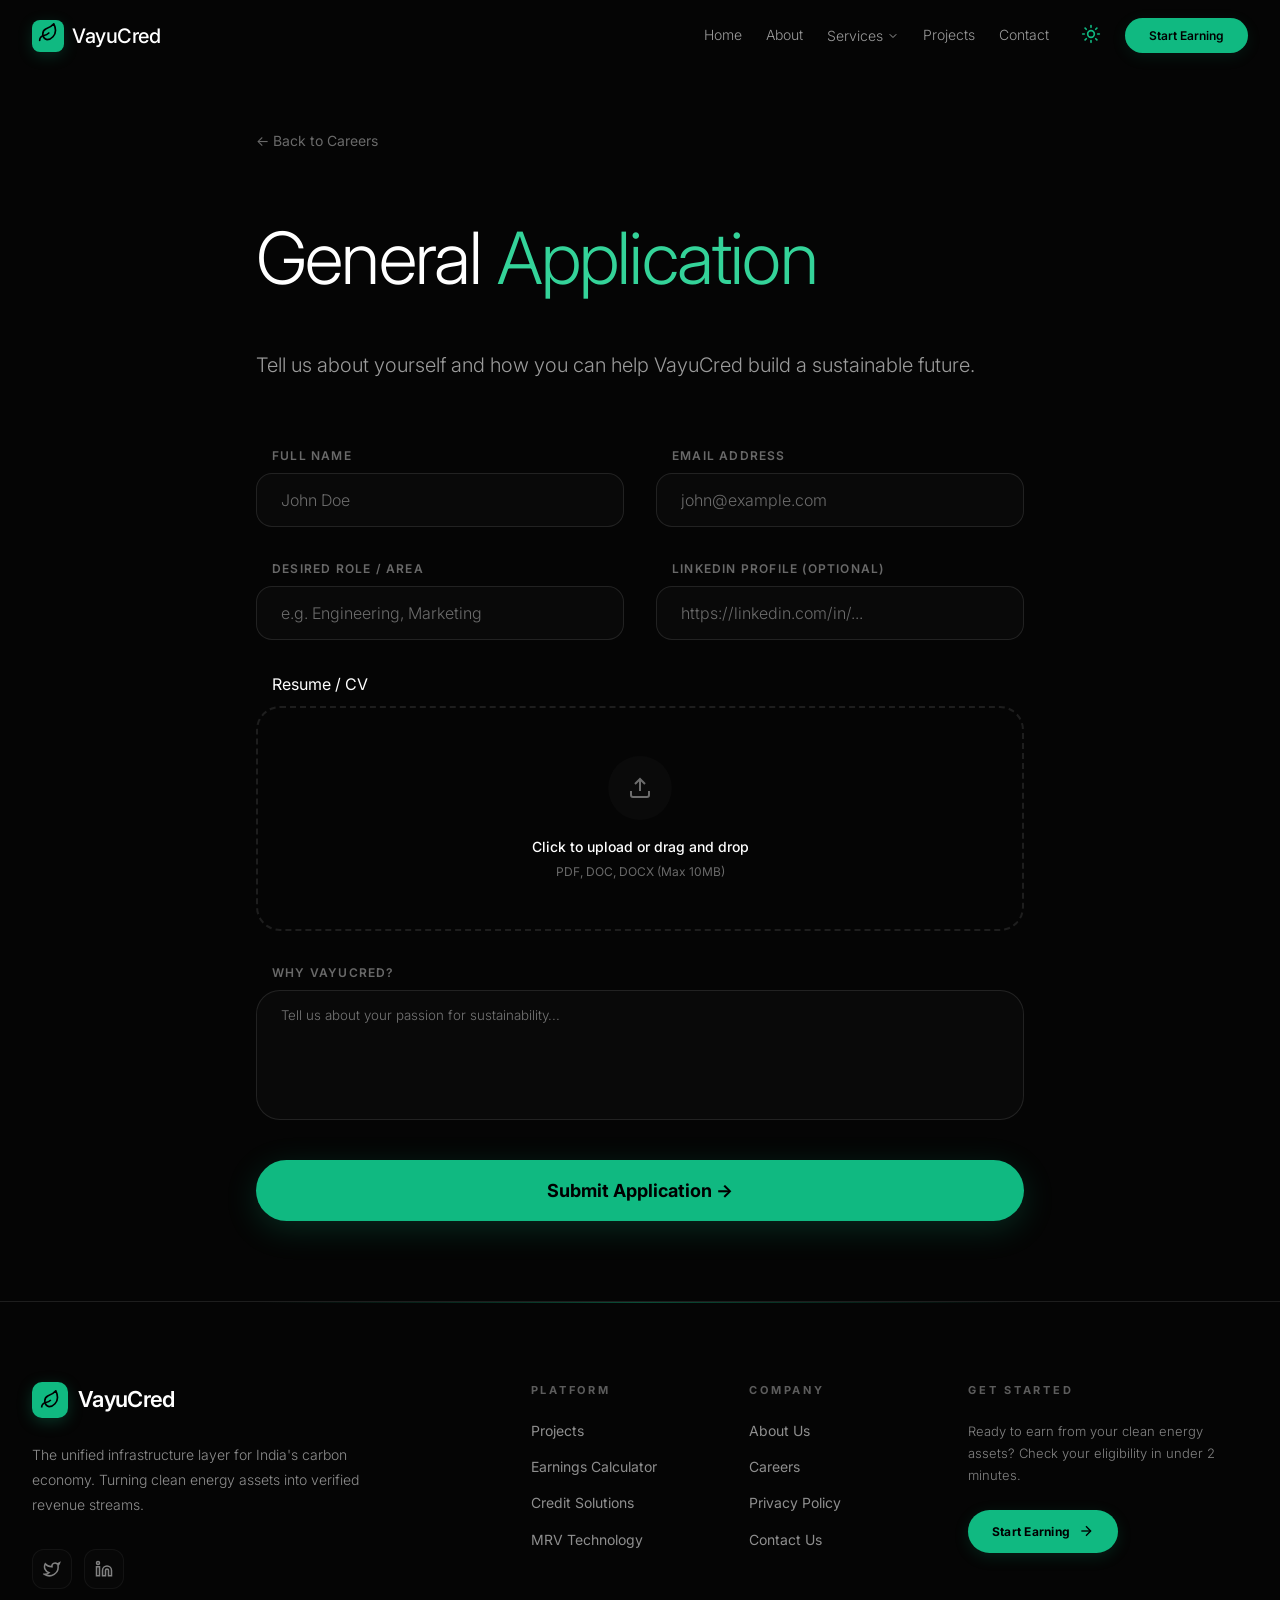
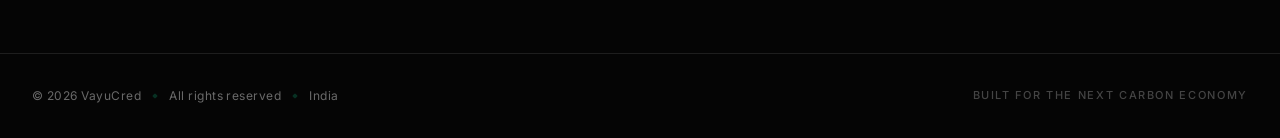
<file: careers-apply.html>
<!DOCTYPE html>
<html lang="en">
<head>
  <meta charset="UTF-8">
  <meta name="viewport" content="width=device-width, initial-scale=1.0">
  <title>General Application – VayuCred Careers</title>
  <meta name="description" content="Apply to join VayuCred and help build India's carbon credit infrastructure.">
  <style>
  /* ===== Google Fonts ===== */
  @import url('https://fonts.googleapis.com/css2?family=Inter:wght@100;200;300;400;500;600;700;800;900&display=swap');

  /* ===== CSS Custom Properties (Design Tokens) ===== */
  :root {
    --bg-primary: #050505;
    --text-primary: #ffffff;
    --text-muted: rgba(255, 255, 255, 0.4);
    --border-color: rgba(255, 255, 255, 0.1);
    --card-bg: rgba(255, 255, 255, 0.02);
    --emerald-300: #6ee7b7;
    --emerald-400: #34d399;
    --emerald-500: #10b981;
    --emerald-600: #059669;
    --emerald-700: #047857;
    --teal-300: #5eead4;
    --blue-400: #60a5fa;
    --blue-500: #3b82f6;
    --blue-600: #2563eb;
    --red-400: #f87171;
    --red-500: #ef4444;
    --amber-400: #fbbf24;
    --font-sans: "Inter", ui-sans-serif, system-ui, -apple-system, sans-serif;
  }

  html.light {
    --bg-primary: #ffffff;
    --text-primary: #050505;
    --text-muted: rgba(0, 0, 0, 0.5);
    --border-color: rgba(0, 0, 0, 0.12);
    --card-bg: rgba(0, 0, 0, 0.03);
    --shadow-color: rgba(0, 0, 0, 0.08);
  }

  /* ===== Light Mode Global Overrides ===== */
  /* Boost muted text contrast on light backgrounds */
  html.light .hero-desc,
  html.light .hero-note,
  html.light .section-subtitle,
  html.light .footer-brand p,
  html.light .footer-link,
  html.light .contact-desc,
  html.light .apply-hero p { opacity: 0.7 !important; }

  html.light .section-label,
  html.light .footer-heading,
  html.light .form-label,
  html.light .contact-label,
  html.light .field label { opacity: 0.6 !important; }

  /* Ensure SVG icons using currentColor are visible */
  html.light svg[stroke="currentColor"] { color: var(--text-primary); }

  /* Cards get subtle shadow in light mode for depth */
  html.light .card,
  html.light .step-card,
  html.light .value-card,
  html.light .calc-wrap,
  html.light .revenue-card,
  html.light .step-box,
  html.light .faq-item,
  html.light .about-stat-card,
  html.light .about-how-card,
  html.light .registry-item,
  html.light .contact-form-card {
    box-shadow: 0 2px 16px var(--shadow-color);
  }

  html.light .card:hover,
  html.light .step-card:hover,
  html.light .step-box:hover { box-shadow: 0 8px 32px rgba(0,0,0,0.1); }

  /* Nav CTA stays dark on light bg */
  html.light .nav-cta { background: var(--emerald-600); color: #fff; }
  html.light .nav-cta:hover { background: var(--emerald-500); }

  /* Mobile drawer light */
  html.light .mobile-drawer { box-shadow: 20px 0 60px -15px rgba(0,0,0,0.1); }
  html.light .mobile-cta { color: #fff; }

  /* Social links in light mode */
  html.light .social-link { opacity: 0.7; }
  html.light .social-link:hover { opacity: 1; }

  /* Scroll to top button */
  html.light .scroll-top-btn { box-shadow: 0 4px 16px rgba(0,0,0,0.1); }
  html.light .scroll-top-btn:hover { color: #fff; }

  /* Badge text more visible */
  html.light .badge-default { opacity: 0.7; }

  /* Form inputs */
  html.light .form-input,
  html.light .form-input-sm,
  html.light .form-textarea { background: rgba(0,0,0,0.02); border-color: rgba(0,0,0,0.15); }
  html.light .form-input:focus,
  html.light .form-textarea:focus { border-color: var(--emerald-500); }

  /* ===== Reset & Base ===== */
  *, *::before, *::after { box-sizing: border-box; margin: 0; padding: 0; }

  html { scroll-behavior: smooth; }
  [id] { scroll-margin-top: 120px; }

  body {
    font-family: var(--font-sans);
    background: var(--bg-primary);
    color: var(--text-primary);
    -webkit-font-smoothing: antialiased;
    -moz-osx-font-smoothing: grayscale;
    transition: background-color 0.3s, color 0.3s;
    line-height: 1.6;
  }

  a { color: inherit; text-decoration: none; }
  img { max-width: 100%; display: block; }
  button { cursor: pointer; font-family: inherit; border: none; background: none; }
  input, textarea, select { font-family: inherit; }
  ul, ol { list-style: none; }

  ::selection { background: rgba(16, 185, 129, 0.3); }

  :focus-visible {
    outline: none;
    box-shadow: 0 0 0 2px var(--emerald-500), 0 0 0 4px var(--bg-primary);
  }

  /* ===== Utility Classes ===== */
  .container { max-width: 1280px; margin: 0 auto; padding: 0 1.5rem; }
  .container-sm { max-width: 768px; margin: 0 auto; padding: 0 1.5rem; }
  .container-md { max-width: 1024px; margin: 0 auto; padding: 0 1.5rem; }

  .sr-only {
    position: absolute; width: 1px; height: 1px; padding: 0; margin: -1px;
    overflow: hidden; clip: rect(0,0,0,0); white-space: nowrap; border: 0;
  }

  .text-gradient {
    background: linear-gradient(to right, var(--emerald-400), var(--teal-300), var(--blue-400));
    -webkit-background-clip: text; background-clip: text; color: transparent;
  }

  .bg-vayu { background: var(--bg-primary); }
  .text-vayu { color: var(--text-primary); }
  .bg-card { background: var(--card-bg); }
  .border-vayu { border-color: var(--border-color); }
  .text-emerald { color: var(--emerald-400); }

  /* ===== Navigation ===== */
  .nav {
    position: fixed; top: 0; left: 0; width: 100%; z-index: 50;
    padding: 1rem 2rem; display: flex; justify-content: space-between; align-items: center;
    transition: all 0.3s; border-bottom: 1px solid transparent;
  }
  .nav.scrolled {
    background: rgba(5,5,5,0.8); backdrop-filter: blur(20px);
    border-bottom-color: var(--border-color);
    box-shadow: 0 4px 30px rgba(0,0,0,0.3);
  }
  html.light .nav.scrolled { background: rgba(255,255,255,0.9); box-shadow: 0 2px 20px rgba(0,0,0,0.08); }

  .nav-logo { display: flex; align-items: center; gap: 0.5rem; font-size: 1.25rem; font-weight: 500; letter-spacing: -0.025em; }
  .nav-logo-icon {
    width: 2rem; height: 2rem; border-radius: 0.5rem; background: var(--emerald-500);
    display: flex; align-items: center; justify-content: center;
    transition: transform 0.3s; box-shadow: 0 4px 15px rgba(16,185,129,0.2);
  }
  .nav-logo:hover .nav-logo-icon { transform: rotate(12deg); }
  .nav-logo:hover span { color: var(--emerald-400); }
  .nav-logo span { transition: color 0.3s; }

  .nav-links { display: none; gap: 1.5rem; font-size: 0.875rem; font-weight: 300; align-items: center; }
  @media (min-width: 768px) { .nav-links { display: flex; } }

  .nav-link {
    opacity: 0.6; transition: all 0.3s; padding: 0.5rem 0; position: relative;
    display: flex; align-items: center; gap: 0.25rem; background: none; border: none;
    color: var(--text-primary); font-size: 0.875rem; font-weight: 300;
  }
  .nav-link:hover, .nav-link.active { opacity: 1; }
  .nav-link.active::after {
    content: ''; position: absolute; bottom: 0; left: 0; width: 100%;
    height: 2px; background: var(--emerald-400);
  }
  .nav-link.active { color: var(--emerald-400); }

  .nav-dropdown { position: relative; }
  .nav-dropdown-menu {
    position: absolute; top: 100%; left: 0; padding-top: 0.5rem;
    opacity: 0; visibility: hidden; transform: translateY(10px);
    transition: all 0.2s;
  }
  .nav-dropdown:hover .nav-dropdown-menu,
  .nav-dropdown:focus-within .nav-dropdown-menu {
    opacity: 1; visibility: visible; transform: translateY(0);
  }
  .nav-dropdown-inner {
    background: rgba(5,5,5,0.9); backdrop-filter: blur(20px);
    border: 1px solid var(--border-color); border-radius: 1rem;
    padding: 0.5rem; min-width: 200px; box-shadow: 0 20px 50px rgba(0,0,0,0.5);
  }
  html.light .nav-dropdown-inner { background: rgba(255,255,255,0.95); box-shadow: 0 10px 40px rgba(0,0,0,0.12); }
  .nav-dropdown-item {
    display: block; width: 100%; text-align: left; padding: 0.625rem 1rem;
    font-size: 0.8125rem; font-weight: 300; opacity: 0.6; border-radius: 0.75rem;
    transition: all 0.2s; color: var(--text-primary);
  }
  .nav-dropdown-item:hover { opacity: 1; color: var(--emerald-400); background: var(--card-bg); }

  .nav-cta {
    display: none; padding: 0.5rem 1.5rem; background: var(--emerald-500);
    color: #000; border-radius: 9999px; font-weight: 600; font-size: 0.75rem;
    transition: all 0.3s; box-shadow: 0 4px 15px rgba(16,185,129,0.1);
  }
  @media (min-width: 768px) { .nav-cta { display: block; } }
  .nav-cta:hover { background: var(--emerald-400); }
  .nav-cta:active { transform: scale(0.95); }

  .nav-actions { display: flex; align-items: center; gap: 1rem; margin-left: auto; }

  .theme-toggle {
    padding: 0.5rem; border-radius: 9999px; transition: all 0.3s;
    color: var(--emerald-500); background: none; border: none;
  }
  .theme-toggle:hover { background: var(--card-bg); }

  .menu-toggle { display: block; padding: 0.5rem; border-radius: 9999px; transition: all 0.3s; }
  @media (min-width: 768px) { .menu-toggle { display: none; } }
  .menu-toggle:hover { background: var(--card-bg); }

  /* ===== Mobile Menu ===== */
  .mobile-overlay {
    position: fixed; inset: 0; background: rgba(5,5,5,0.8); backdrop-filter: blur(4px);
    z-index: 100; opacity: 0; visibility: hidden; transition: all 0.3s;
  }
  .mobile-overlay.open { opacity: 1; visibility: visible; }
  html.light .mobile-overlay { background: rgba(0,0,0,0.3); }

  .mobile-drawer {
    position: fixed; top: 0; left: 0; height: 100%; width: 85%; max-width: 320px;
    background: var(--bg-primary); border-right: 1px solid var(--border-color);
    z-index: 101; display: flex; flex-direction: column;
    box-shadow: 20px 0 60px -15px rgba(0,0,0,0.5);
    transform: translateX(-100%); transition: transform 0.35s cubic-bezier(0.16,1,0.3,1);
  }
  .mobile-drawer.open { transform: translateX(0); }
  @media (min-width: 768px) { .mobile-drawer { display: none; } .mobile-overlay { display: none; } }

  .mobile-drawer-header {
    padding: 1.5rem; display: flex; justify-content: space-between; align-items: center;
    border-bottom: 1px solid var(--border-color);
  }
  .mobile-drawer-content { flex: 1; overflow-y: auto; padding: 1.5rem 1rem; }
  .mobile-menu-item {
    display: flex; align-items: center; gap: 0.875rem; padding: 0.875rem;
    border-radius: 1rem; transition: all 0.2s; width: 100%; color: var(--text-primary);
    font-weight: 500; font-size: 0.9375rem; letter-spacing: -0.01em;
  }
  .mobile-menu-item:hover { background: var(--card-bg); }
  .mobile-menu-item svg { width: 1.25rem; height: 1.25rem; opacity: 0.4; }
  .mobile-menu-item:hover svg { opacity: 1; color: var(--emerald-400); }
  .mobile-menu-item span { opacity: 0.7; }
  .mobile-menu-item:hover span { opacity: 1; }

  .mobile-submenu-toggle {
    display: flex; align-items: center; justify-content: space-between;
    width: 100%; padding: 0.875rem; border-radius: 1rem; transition: all 0.2s;
    color: var(--text-primary);
  }
  .mobile-submenu-toggle.expanded { background: rgba(16,185,129,0.1); color: var(--emerald-400); }

  .mobile-submenu {
    max-height: 0; overflow: hidden; transition: max-height 0.3s ease;
    margin-left: 0.5rem;
  }
  .mobile-submenu.expanded { max-height: 500px; }
  .mobile-submenu-inner {
    background: var(--card-bg); border: 1px solid var(--border-color);
    border-radius: 1rem; padding: 0.5rem; margin-top: 0.5rem;
  }
  .mobile-submenu-link {
    display: block; padding: 0.625rem 1rem; font-size: 0.8125rem; font-weight: 300;
    opacity: 0.5; border-radius: 0.75rem; transition: all 0.2s; color: var(--text-primary);
  }
  .mobile-submenu-link:hover { opacity: 1; color: var(--emerald-400); background: rgba(16,185,129,0.05); }

  .mobile-drawer-footer {
    padding: 1.5rem; border-top: 1px solid var(--border-color);
  }
  .mobile-cta {
    display: flex; align-items: center; justify-content: center; width: 100%;
    padding: 1rem; background: var(--emerald-500); color: #000; border-radius: 1rem;
    font-weight: 600; font-size: 0.875rem; transition: all 0.3s;
    box-shadow: 0 4px 15px rgba(16,185,129,0.1);
  }
  .mobile-cta:hover { background: var(--emerald-400); }

  /* ===== Footer ===== */
  .footer {
    padding: 0; border-top: 1px solid var(--border-color);
    background: var(--bg-primary); position: relative; overflow: hidden;
  }

  /* Subtle gradient glow behind footer for depth */
  .footer::before {
    content: ''; position: absolute; top: 0; left: 50%; transform: translateX(-50%);
    width: 60%; height: 1px;
    background: linear-gradient(to right, transparent, var(--emerald-500), transparent);
    opacity: 0.4;
  }

  /* --- Top Section: Main Grid --- */
  .footer-main {
    max-width: 1280px; margin: 0 auto; padding: 5rem 2rem 4rem;
    display: grid; grid-template-columns: 1fr; gap: 3rem;
  }
  @media (min-width: 768px) {
    .footer-main { grid-template-columns: 2.5fr 1fr 1fr 1.5fr; gap: 2rem; }
  }

  /* Brand Column */
  .footer-brand {}
  .footer-brand-logo {
    display: flex; align-items: center; gap: 0.625rem;
    margin-bottom: 1.5rem;
  }
  .footer-brand-icon {
    width: 2.25rem; height: 2.25rem; border-radius: 0.625rem;
    background: var(--emerald-500); display: flex; align-items: center; justify-content: center;
    box-shadow: 0 4px 15px rgba(16,185,129,0.25); transition: transform 0.3s;
  }
  .footer-brand-logo:hover .footer-brand-icon { transform: rotate(12deg); }
  .footer-brand-icon svg { width: 1.25rem; height: 1.25rem; color: #000; }

  .footer-brand-name {
    font-size: 1.375rem; font-weight: 600; letter-spacing: -0.03em;
    color: var(--text-primary);
  }

  .footer-brand-desc {
    font-size: 0.875rem; font-weight: 300; line-height: 1.8;
    opacity: 0.55; max-width: 22rem; margin-bottom: 2rem;
  }
  html.light .footer-brand-desc { opacity: 0.65; }

  /* Social Icons Row */
  .footer-socials {
    display: flex; align-items: center; gap: 0.75rem;
  }
  .footer-social-link {
    width: 2.5rem; height: 2.5rem; border-radius: 0.75rem;
    display: flex; align-items: center; justify-content: center;
    background: var(--card-bg); border: 1px solid var(--border-color);
    color: var(--text-primary); opacity: 0.5;
    transition: all 0.3s cubic-bezier(0.34,1.56,0.64,1);
  }
  .footer-social-link:hover {
    opacity: 1; transform: translateY(-3px) scale(1.05);
    box-shadow: 0 8px 24px rgba(16,185,129,0.2);
  }

  /* Twitter/X icon hover — VayuCred teal */
  .footer-social-link[aria-label="Twitter"]:hover,
  .footer-social-link[aria-label="X"]:hover {
    background: rgba(16,185,129,0.12); border-color: var(--emerald-400);
    color: var(--emerald-400);
  }

  /* LinkedIn icon hover — VayuCred blue accent */
  .footer-social-link[aria-label="LinkedIn"]:hover {
    background: rgba(96,165,250,0.12); border-color: var(--blue-400);
    color: var(--blue-400);
  }

  .footer-social-link svg { width: 1.125rem; height: 1.125rem; }

  /* Light mode social adjustments */
  html.light .footer-social-link {
    opacity: 0.6; box-shadow: 0 1px 4px rgba(0,0,0,0.06);
  }
  html.light .footer-social-link:hover { opacity: 1; }

  /* Link Columns */
  .footer-col {}
  .footer-heading {
    font-size: 0.6875rem; text-transform: uppercase; letter-spacing: 0.25em;
    font-weight: 700; margin-bottom: 1.25rem; opacity: 0.35;
    color: var(--text-primary);
  }
  html.light .footer-heading { opacity: 0.5; }

  .footer-links { display: flex; flex-direction: column; gap: 0.875rem; }
  .footer-link {
    font-size: 0.875rem; font-weight: 400; opacity: 0.55;
    transition: all 0.25s; position: relative; display: inline-block; width: fit-content;
    color: var(--text-primary);
  }
  .footer-link::after {
    content: ''; position: absolute; bottom: -2px; left: 0;
    width: 0; height: 1px; background: var(--emerald-400);
    transition: width 0.3s cubic-bezier(0.34,1.56,0.64,1);
  }
  .footer-link:hover { opacity: 1; color: var(--emerald-400); }
  .footer-link:hover::after { width: 100%; }

  html.light .footer-link { opacity: 0.65; }
  html.light .footer-link:hover { opacity: 1; }

  /* Newsletter / CTA Column */
  .footer-cta-col {}
  .footer-cta-title {
    font-size: 0.6875rem; text-transform: uppercase; letter-spacing: 0.25em;
    font-weight: 700; margin-bottom: 1.25rem; opacity: 0.35;
    color: var(--text-primary);
  }
  html.light .footer-cta-title { opacity: 0.5; }

  .footer-cta-text {
    font-size: 0.8125rem; font-weight: 300; opacity: 0.5;
    line-height: 1.7; margin-bottom: 1.5rem;
  }
  html.light .footer-cta-text { opacity: 0.6; }

  .footer-cta-btn {
    display: inline-flex; align-items: center; gap: 0.5rem;
    padding: 0.75rem 1.5rem; border-radius: 9999px;
    background: var(--emerald-500); color: #000;
    font-weight: 700; font-size: 0.75rem; letter-spacing: 0.02em;
    transition: all 0.3s; border: none;
    box-shadow: 0 4px 15px rgba(16,185,129,0.15);
  }
  .footer-cta-btn:hover {
    background: var(--emerald-400);
    box-shadow: 0 8px 25px rgba(16,185,129,0.25);
    transform: translateY(-1px);
  }
  .footer-cta-btn:active { transform: scale(0.97) translateY(0); }
  .footer-cta-btn svg { width: 1rem; height: 1rem; }

  html.light .footer-cta-btn { color: #fff; background: var(--emerald-600); }
  html.light .footer-cta-btn:hover { background: var(--emerald-500); }

  /* --- Bottom Bar: Copyright --- */
  .footer-bottom-bar {
    max-width: 1280px; margin: 0 auto;
    padding: 2rem 2rem; border-top: 1px solid var(--border-color);
    display: flex; flex-direction: column; gap: 1rem;
    align-items: center; justify-content: space-between;
  }
  @media (min-width: 768px) { .footer-bottom-bar { flex-direction: row; } }

  .footer-copyright {
    display: flex; align-items: center; gap: 0.75rem;
    font-size: 0.75rem; font-weight: 400; letter-spacing: 0.04em;
    opacity: 0.4; color: var(--text-primary);
  }
  html.light .footer-copyright { opacity: 0.5; }

  /* Decorative diamond separator between copyright items */
  .footer-dot {
    width: 4px; height: 4px; border-radius: 1px; transform: rotate(45deg);
    background: var(--emerald-500); opacity: 0.6; flex-shrink: 0;
  }

  .footer-tagline {
    font-size: 0.6875rem; font-weight: 500; letter-spacing: 0.15em;
    text-transform: uppercase; opacity: 0.25; color: var(--text-primary);
  }
  html.light .footer-tagline { opacity: 0.35; }

  /* ===== Scroll to Top ===== */
  .scroll-top-btn {
    position: fixed; bottom: 2rem; right: 2rem; z-index: 40;
    width: 3rem; height: 3rem; border-radius: 9999px;
    background: var(--card-bg); border: 1px solid var(--border-color);
    backdrop-filter: blur(12px); display: flex; align-items: center; justify-content: center;
    opacity: 0; visibility: hidden; transform: translateY(20px);
    transition: all 0.3s; color: var(--emerald-400);
    box-shadow: 0 8px 32px rgba(0,0,0,0.2);
  }
  .scroll-top-btn.visible { opacity: 1; visibility: visible; transform: translateY(0); }
  .scroll-top-btn:hover {
    background: var(--emerald-500); color: #000;
    box-shadow: 0 8px 32px rgba(16,185,129,0.3);
  }

  /* ===== Common Components ===== */
  .section { padding: 8rem 1.5rem; }
  .section-border { border-top: 1px solid var(--border-color); }

  .badge {
    display: inline-block; padding: 0.375rem 1rem; border-radius: 9999px;
    font-size: 0.625rem; text-transform: uppercase; letter-spacing: 0.25em; font-weight: 700;
  }
  .badge-emerald { background: rgba(16,185,129,0.1); border: 1px solid rgba(16,185,129,0.3); color: var(--emerald-400); }
  .badge-default { background: var(--card-bg); border: 1px solid var(--border-color); color: var(--text-primary); opacity: 0.5; }

  .btn {
    display: inline-flex; align-items: center; justify-content: center; gap: 0.5rem;
    padding: 1.25rem 2.5rem; border-radius: 9999px; font-weight: 700;
    font-size: 0.875rem; transition: all 0.3s; border: none;
  }
  .btn:active { transform: scale(0.95); }

  .btn-primary { background: var(--emerald-500); color: #000; }
  .btn-primary:hover { background: var(--emerald-400); }

  .btn-secondary {
    background: var(--card-bg); color: var(--text-primary);
    border: 1px solid var(--border-color); backdrop-filter: blur(12px);
  }
  .btn-secondary:hover { opacity: 0.8; }

  .btn-outline {
    background: transparent; color: var(--emerald-400);
    border: 1px solid rgba(16,185,129,0.2); background: rgba(16,185,129,0.05);
  }
  .btn-outline:hover { background: rgba(16,185,129,0.1); }

  .btn-sm { padding: 0.75rem 1.5rem; font-size: 0.75rem; }
  .btn-lg { padding: 1.25rem 2.5rem; font-size: 1rem; }
  .btn-block { width: 100%; }

  .card {
    padding: 2rem; border-radius: 1.5rem;
    background: var(--card-bg); border: 1px solid var(--border-color);
    transition: all 0.3s;
  }
  .card-lg { padding: 2.5rem; border-radius: 3rem; }
  .card:hover { border-color: rgba(16,185,129,0.2); }

  .section-label {
    font-size: 0.75rem; text-transform: uppercase; letter-spacing: 0.4em;
    color: var(--emerald-500); font-weight: 600; margin-bottom: 1rem; display: block;
  }
  .section-title {
    font-size: 2.25rem; font-weight: 300; letter-spacing: -0.025em; line-height: 1.2;
  }
  @media (min-width: 768px) { .section-title { font-size: 3.75rem; } }

  .section-subtitle {
    font-size: 1.125rem; font-weight: 300; opacity: 0.6; line-height: 1.7;
  }
  @media (min-width: 768px) { .section-subtitle { font-size: 1.5rem; } }

  /* Input styles */
  .form-label {
    display: block; font-size: 0.75rem; text-transform: uppercase;
    letter-spacing: 0.1em; opacity: 0.4; margin-bottom: 1rem;
  }
  .form-input {
    width: 100%; background: var(--card-bg); border: 1px solid var(--border-color);
    border-radius: 1rem; padding: 1rem 1.5rem; font-size: 1.5rem; font-weight: 300;
    color: var(--text-primary); transition: all 0.3s;
  }
  .form-input:focus { outline: none; border-color: rgba(16,185,129,0.5); }
  .form-input::placeholder { color: var(--text-muted); }

  .form-input-sm {
    width: 100%;
    background: var(--card-bg);
    border: 1px solid var(--border-color);
    border-radius: 1rem;
    padding: 1rem 1.5rem;
    font-size: 1rem;
    font-weight: 300;
    color: var(--text-primary);
    transition: all 0.3s;
  }
  .form-input-sm:focus { outline: none; border-color: rgba(16,185,129,0.5); }
  .form-input-sm::placeholder { color: var(--text-muted); }

  .form-textarea {
    width: 100%; background: var(--card-bg); border: 1px solid var(--border-color);
    border-radius: 1rem; padding: 1rem 1.5rem; font-weight: 300;
    color: var(--text-primary); transition: all 0.3s; resize: none;
  }
  .form-textarea:focus { outline: none; border-color: rgba(16,185,129,0.5); }

  .form-error { border-color: rgba(239,68,68,0.5) !important; background: rgba(239,68,68,0.05) !important; }
  .form-success { border-color: rgba(16,185,129,0.5) !important; background: rgba(16,185,129,0.05) !important; }
  .error-text { font-size: 0.625rem; color: var(--red-400); font-weight: 500; }

  /* ===== Animations ===== */
  @keyframes fadeInUp {
    from { opacity: 0; transform: translateY(20px); }
    to { opacity: 1; transform: translateY(0); }
  }
  @keyframes fadeIn {
    from { opacity: 0; }
    to { opacity: 1; }
  }
  @keyframes pulse-glow {
    0%, 100% { opacity: 0.2; transform: scale(1); }
    50% { opacity: 0.4; transform: scale(1.1); }
  }
  @keyframes float {
    0%, 100% { transform: translateY(0); }
    50% { transform: translateY(-4px); }
  }
  @keyframes shimmer {
    0% { transform: translateX(-100%); }
    100% { transform: translateX(200%); }
  }
  @keyframes breathe {
    0%, 100% { opacity: 0.96; transform: scale(1); }
    50% { opacity: 1; transform: scale(1.04); }
  }

  .animate-fade-in-up { animation: fadeInUp 0.8s cubic-bezier(0.21,0.47,0.32,0.98) forwards; }
  .animate-fade-in { animation: fadeIn 0.8s ease forwards; }
  .animate-float { animation: float 3s ease-in-out infinite; }
  .animate-pulse-glow { animation: pulse-glow 8s ease-in-out infinite; }
  .animate-breathe { animation: breathe 5s ease-in-out infinite; }
  .animate-shimmer { animation: shimmer 6s linear infinite; }

  .delay-100 { animation-delay: 0.1s; }
  .delay-200 { animation-delay: 0.2s; }
  .delay-300 { animation-delay: 0.3s; }
  .delay-400 { animation-delay: 0.4s; }
  .delay-500 { animation-delay: 0.5s; }

  /* Intersection Observer fade-in */
  .reveal { opacity: 0; transform: translateY(20px); transition: opacity 0.8s cubic-bezier(0.21,0.47,0.32,0.98), transform 0.8s cubic-bezier(0.21,0.47,0.32,0.98); }
  .reveal.visible { opacity: 1; transform: translateY(0); }

  /* Responsive Grid Helpers */
  .grid-1 { display: grid; grid-template-columns: 1fr; gap: 2rem; }
  .grid-2 { display: grid; grid-template-columns: 1fr; gap: 2rem; }
  .grid-3 { display: grid; grid-template-columns: 1fr; gap: 2rem; }
  .grid-4 { display: grid; grid-template-columns: 1fr; gap: 2rem; }
  .grid-5 { display: grid; grid-template-columns: 1fr; gap: 1rem; }

  @media (min-width: 768px) {
    .grid-2 { grid-template-columns: repeat(2, 1fr); }
    .grid-3 { grid-template-columns: repeat(3, 1fr); }
    .grid-4 { grid-template-columns: repeat(4, 1fr); }
    .grid-5 { grid-template-columns: repeat(5, 1fr); }
  }

  /* ===== SVG Icons (Lucide inline) ===== */
  .icon { width: 1.25rem; height: 1.25rem; display: inline-block; vertical-align: middle; }
  .icon-sm { width: 1rem; height: 1rem; }
  .icon-lg { width: 1.5rem; height: 1.5rem; }
  .icon-xl { width: 2rem; height: 2rem; }
  .icon-2xl { width: 2.5rem; height: 2.5rem; }

  /* Social link styles */
  .social-link {
    padding: 1rem; border-radius: 1rem; background: var(--card-bg);
    border: 1px solid var(--border-color); opacity: 0.5; transition: all 0.3s;
    display: flex; align-items: center; justify-content: center; color: var(--text-primary);
  }
  .social-link:hover {
    opacity: 1; color: var(--emerald-400); border-color: rgba(16,185,129,0.3);
    box-shadow: 0 0 20px rgba(16,185,129,0.1);
  }
  </style>
  <style>
    .apply-page { min-height:100vh;padding:8rem 1.5rem 5rem; }
    .apply-inner { max-width:768px;margin:0 auto; }
    .apply-back { display:inline-flex;align-items:center;gap:0.5rem;opacity:0.4;margin-bottom:3rem;transition:all 0.3s;font-size:0.875rem; }
    .apply-back:hover { color:var(--emerald-400);opacity:1; }
    .apply-hero h1 { font-size:3rem;font-weight:300;letter-spacing:-0.025em;margin-bottom:2rem; }
    @media(min-width:768px) { .apply-hero h1 { font-size:4.5rem; } }
    .apply-hero p { font-size:1.25rem;opacity:0.6;font-weight:300;line-height:1.7;margin-bottom:4rem; }
    .form-row { display:grid;grid-template-columns:1fr;gap:2rem;margin-bottom:2rem; }
    @media(min-width:768px) { .form-row { grid-template-columns:1fr 1fr; } }
    .field { margin-bottom:0; }
    .field label { display:block;font-size:0.75rem;text-transform:uppercase;letter-spacing:0.1em;opacity:0.4;font-weight:600;margin-left:1rem;margin-bottom:0.5rem; }
    .field-header { display:flex;justify-content:space-between;align-items:center;margin-left:1rem;margin-bottom:0.5rem; }
    .field-header label { margin:0; }
    .dropzone { border:2px dashed var(--border-color);border-radius:1.5rem;padding:3rem;text-align:center;cursor:pointer;transition:all 0.3s; }
    .dropzone:hover { border-color:rgba(16,185,129,0.3);background:rgba(16,185,129,0.05); }
    .dropzone.has-file { border-color:rgba(16,185,129,0.3);background:rgba(16,185,129,0.05); }
    .dropzone-icon { width:4rem;height:4rem;border-radius:9999px;background:var(--card-bg);display:flex;align-items:center;justify-content:center;margin:0 auto 1rem; }
    .file-display { display:flex;align-items:center;gap:1rem;max-width:20rem;background:var(--bg-primary);padding:1rem;border-radius:1rem;border:1px solid var(--border-color);text-align:left; }
    .file-icon { width:2.5rem;height:2.5rem;border-radius:0.75rem;background:rgba(16,185,129,0.2);display:flex;align-items:center;justify-content:center;flex-shrink:0; }
    .file-name { font-size:0.875rem;font-weight:500;overflow:hidden;text-overflow:ellipsis;white-space:nowrap; }
    .file-size { font-size:0.625rem;opacity:0.4;text-transform:uppercase;letter-spacing:0.1em; }
    .file-remove { padding:0.5rem;border-radius:0.5rem;transition:background 0.2s; }
    .file-remove:hover { background:var(--card-bg); }
    .success-view { min-height:100vh;display:flex;align-items:center;justify-content:center;padding:1.5rem; }
    .success-card { max-width:28rem;width:100%;text-align:center;padding:3rem;border-radius:2.5rem;background:var(--card-bg);border:1px solid var(--border-color); }
    .success-icon { width:5rem;height:5rem;border-radius:9999px;background:rgba(16,185,129,0.2);display:flex;align-items:center;justify-content:center;margin:0 auto 2rem; }
    .success-card h2 { font-size:1.875rem;font-weight:500;margin-bottom:1rem; }
    .success-card p { opacity:0.6;font-weight:300;line-height:1.7;margin-bottom:2rem; }
  </style>

  <style id="mobile-performance-overrides">
  /* Mobile layout stability + faster interactions */
  @media (max-width: 767px) {
    .container, .container-sm, .container-md { padding: 0 1rem; }
    .section { padding: 5rem 1rem; }

    .section-title { font-size: 2rem !important; line-height: 1.2 !important; }
    .section-subtitle { font-size: 1rem !important; }
    .hero-title { font-size: 2.25rem !important; line-height: 1.15 !important; }
    .hero-desc { font-size: 1rem !important; }

    .btn { padding: 0.85rem 1.1rem !important; font-size: 0.875rem !important; }
    .btn-lg { padding: 0.95rem 1.2rem !important; font-size: 0.9rem !important; }
    .btn-sm { padding: 0.7rem 0.95rem !important; font-size: 0.78rem !important; }
    .btn-block { width: 100%; }

    .card, .card-lg, .contact-form-card, .value-card, .revenue-card, .step-box {
      padding: 1.25rem !important;
      border-radius: 1.25rem !important;
    }

    .nav { padding: 0.75rem 1rem !important; }
    .faq-question { padding: 1rem 1rem !important; font-size: 1rem !important; }
    .faq-answer-inner { padding: 0 1rem 1rem !important; }
  }

  /* Faster, less sluggish animation timings */
  .reveal {
    transition: opacity 0.45s cubic-bezier(0.21,0.47,0.32,0.98), transform 0.45s cubic-bezier(0.21,0.47,0.32,0.98) !important;
  }

  .animate-fade-in-up,
  .animate-fade-in {
    animation-duration: 0.45s !important;
  }

  .animate-float { animation-duration: 2.2s !important; }
  .animate-pulse-glow { animation-duration: 3.2s !important; }
  .animate-breathe { animation-duration: 2.8s !important; }
  .animate-shimmer { animation-duration: 2.4s !important; }

  @media (prefers-reduced-motion: reduce) {
    *, *::before, *::after {
      animation-duration: 0.01ms !important;
      animation-iteration-count: 1 !important;
      transition-duration: 0.01ms !important;
      scroll-behavior: auto !important;
    }
  }
  </style>

</head>
<body>
  <div id="nav-placeholder"></div>
  <main id="main-content">
    <div id="form-view" class="apply-page">
      <div class="apply-inner">
        <a href="/careers" class="apply-back">← Back to Careers</a>
        <div class="apply-hero reveal">
          <h1>General <span style="color:var(--emerald-400)">Application</span></h1>
          <p>Tell us about yourself and how you can help VayuCred build a sustainable future.</p>
        </div>
        <form id="apply-form">
          <div class="form-row">
            <div class="field"><div class="field-header"><label for="app-name">Full Name</label><span id="name-err" class="error-text" style="display:none"></span></div><input id="app-name" type="text" required placeholder="John Doe" class="form-input form-input-sm"></div>
            <div class="field"><div class="field-header"><label for="app-email">Email Address</label><span id="email-err" class="error-text" style="display:none"></span></div><input id="app-email" type="email" required placeholder="john@example.com" class="form-input form-input-sm"></div>
          </div>
          <div class="form-row">
            <div class="field"><div class="field-header"><label for="app-role">Desired Role / Area</label><span id="role-err" class="error-text" style="display:none"></span></div><input id="app-role" type="text" required placeholder="e.g. Engineering, Marketing" class="form-input form-input-sm"></div>
            <div class="field"><label for="app-linkedin">LinkedIn Profile (Optional)</label><input id="app-linkedin" type="url" placeholder="https://linkedin.com/in/..." class="form-input form-input-sm"></div>
          </div>
          <div style="margin-bottom:2rem;">
            <div class="field-header"><label id="resume-label">Resume / CV</label><span id="resume-err" class="error-text" style="display:none"></span></div>
            <div class="dropzone" id="dropzone" tabindex="0" role="button" aria-labelledby="resume-label">
              <input type="file" id="resume-input" class="sr-only" accept=".pdf,.doc,.docx">
              <div id="dropzone-content"><div class="dropzone-icon"><svg xmlns="http://www.w3.org/2000/svg" width="24" height="24" viewBox="0 0 24 24" fill="none" stroke="currentColor" stroke-width="2" style="opacity:0.4;"><path d="M21 15v4a2 2 0 0 1-2 2H5a2 2 0 0 1-2-2v-4"/><polyline points="17 8 12 3 7 8"/><line x1="12" x2="12" y1="3" y2="15"/></svg></div><p style="font-size:0.875rem;font-weight:500;">Click to upload or drag and drop</p><p style="font-size:0.75rem;opacity:0.4;margin-top:0.25rem;">PDF, DOC, DOCX (Max 10MB)</p></div>
            </div>
          </div>
          <div style="margin-bottom:2rem;"><label for="app-why" style="display:block;font-size:0.75rem;text-transform:uppercase;letter-spacing:0.1em;opacity:0.4;font-weight:600;margin-left:1rem;margin-bottom:0.5rem;">Why VayuCred?</label><textarea id="app-why" required rows="6" placeholder="Tell us about your passion for sustainability..." class="form-textarea" style="border-radius:1.5rem;"></textarea></div>
          <button type="submit" class="btn btn-primary btn-block" style="padding:1.25rem;font-size:1.125rem;border-radius:9999px;box-shadow:0 8px 32px rgba(16,185,129,0.2);">Submit Application →</button>
        </form>
      </div>
    </div>
    <div id="success-view" class="success-view" style="display:none;">
      <div class="success-card">
        <div class="success-icon"><svg xmlns="http://www.w3.org/2000/svg" width="40" height="40" viewBox="0 0 24 24" fill="none" stroke="var(--emerald-400)" stroke-width="2"><path d="M22 11.08V12a10 10 0 1 1-5.93-9.14"/><path d="m9 11 3 3L22 4"/></svg></div>
        <h2>Application Received</h2>
        <p>Thank you for your interest in VayuCred. Our team will review your profile and reach out if there's a potential match.</p>
        <a href="/careers" class="btn btn-primary" style="border-radius:9999px;">Back to Careers</a>
      </div>
    </div>
  </main>
  <div id="footer-placeholder"></div>
  <div id="scroll-top-placeholder"></div>
  <script>
  /**
   * VayuCred - Shared JavaScript
   * Navigation, Theme, Scroll-to-Top, Intersection Observer
   */

  // ===== SVG Icon Helpers =====
  const Icons = {
    leaf: `<svg xmlns="http://www.w3.org/2000/svg" width="20" height="20" viewBox="0 0 24 24" fill="none" stroke="currentColor" stroke-width="2" stroke-linecap="round" stroke-linejoin="round"><path d="M11 20A7 7 0 0 1 9.8 6.9C15.5 4.9 17 3.5 19 1c1 2 2 4.5 2 8 0 5.5-4.78 11-10 11Z"/><path d="M2 21c0-3 1.85-5.36 5.08-6C9.5 14.52 12 13 13 12"/></svg>`,
    menu: `<svg xmlns="http://www.w3.org/2000/svg" width="24" height="24" viewBox="0 0 24 24" fill="none" stroke="currentColor" stroke-width="2" stroke-linecap="round" stroke-linejoin="round"><line x1="4" x2="20" y1="12" y2="12"/><line x1="4" x2="20" y1="6" y2="6"/><line x1="4" x2="20" y1="18" y2="18"/></svg>`,
    x: `<svg xmlns="http://www.w3.org/2000/svg" width="20" height="20" viewBox="0 0 24 24" fill="none" stroke="currentColor" stroke-width="2" stroke-linecap="round" stroke-linejoin="round"><path d="M18 6 6 18"/><path d="m6 6 12 12"/></svg>`,
    sun: `<svg xmlns="http://www.w3.org/2000/svg" width="20" height="20" viewBox="0 0 24 24" fill="none" stroke="currentColor" stroke-width="2" stroke-linecap="round" stroke-linejoin="round"><circle cx="12" cy="12" r="4"/><path d="M12 2v2"/><path d="M12 20v2"/><path d="m4.93 4.93 1.41 1.41"/><path d="m17.66 17.66 1.41 1.41"/><path d="M2 12h2"/><path d="M20 12h2"/><path d="m6.34 17.66-1.41 1.41"/><path d="m19.07 4.93-1.41 1.41"/></svg>`,
    moon: `<svg xmlns="http://www.w3.org/2000/svg" width="20" height="20" viewBox="0 0 24 24" fill="none" stroke="currentColor" stroke-width="2" stroke-linecap="round" stroke-linejoin="round"><path d="M12 3a6 6 0 0 0 9 9 9 9 0 1 1-9-9Z"/></svg>`,
    chevronDown: `<svg xmlns="http://www.w3.org/2000/svg" width="12" height="12" viewBox="0 0 24 24" fill="none" stroke="currentColor" stroke-width="2" stroke-linecap="round" stroke-linejoin="round"><path d="m6 9 6 6 6-6"/></svg>`,
    chevronUp: `<svg xmlns="http://www.w3.org/2000/svg" width="20" height="20" viewBox="0 0 24 24" fill="none" stroke="currentColor" stroke-width="2" stroke-linecap="round" stroke-linejoin="round"><path d="m18 15-6-6-6 6"/></svg>`,
    home: `<svg xmlns="http://www.w3.org/2000/svg" width="20" height="20" viewBox="0 0 24 24" fill="none" stroke="currentColor" stroke-width="2" stroke-linecap="round" stroke-linejoin="round"><path d="m3 9 9-7 9 7v11a2 2 0 0 1-2 2H5a2 2 0 0 1-2-2z"/><polyline points="9 22 9 12 15 12 15 22"/></svg>`,
    globe: `<svg xmlns="http://www.w3.org/2000/svg" width="20" height="20" viewBox="0 0 24 24" fill="none" stroke="currentColor" stroke-width="2" stroke-linecap="round" stroke-linejoin="round"><circle cx="12" cy="12" r="10"/><path d="M12 2a14.5 14.5 0 0 0 0 20 14.5 14.5 0 0 0 0-20"/><path d="M2 12h20"/></svg>`,
    zap: `<svg xmlns="http://www.w3.org/2000/svg" width="20" height="20" viewBox="0 0 24 24" fill="none" stroke="currentColor" stroke-width="2" stroke-linecap="round" stroke-linejoin="round"><path d="M4 14a1 1 0 0 1-.78-1.63l9.9-10.2a.5.5 0 0 1 .86.46l-1.92 6.02A1 1 0 0 0 13 10h7a1 1 0 0 1 .78 1.63l-9.9 10.2a.5.5 0 0 1-.86-.46l1.92-6.02A1 1 0 0 0 11 14z"/></svg>`,
    briefcase: `<svg xmlns="http://www.w3.org/2000/svg" width="20" height="20" viewBox="0 0 24 24" fill="none" stroke="currentColor" stroke-width="2" stroke-linecap="round" stroke-linejoin="round"><path d="M16 20V4a2 2 0 0 0-2-2h-4a2 2 0 0 0-2 2v16"/><rect width="20" height="14" x="2" y="6" rx="2"/></svg>`,
    mail: `<svg xmlns="http://www.w3.org/2000/svg" width="20" height="20" viewBox="0 0 24 24" fill="none" stroke="currentColor" stroke-width="2" stroke-linecap="round" stroke-linejoin="round"><rect width="20" height="16" x="2" y="4" rx="2"/><path d="m22 7-8.97 5.7a1.94 1.94 0 0 1-2.06 0L2 7"/></svg>`,
    arrowRight: `<svg xmlns="http://www.w3.org/2000/svg" width="16" height="16" viewBox="0 0 24 24" fill="none" stroke="currentColor" stroke-width="2" stroke-linecap="round" stroke-linejoin="round"><path d="M5 12h14"/><path d="m12 5 7 7-7 7"/></svg>`,
    checkCircle: `<svg xmlns="http://www.w3.org/2000/svg" width="16" height="16" viewBox="0 0 24 24" fill="none" stroke="currentColor" stroke-width="2" stroke-linecap="round" stroke-linejoin="round"><path d="M22 11.08V12a10 10 0 1 1-5.93-9.14"/><path d="m9 11 3 3L22 4"/></svg>`,
    twitter: `<svg xmlns="http://www.w3.org/2000/svg" width="20" height="20" viewBox="0 0 24 24" fill="none" stroke="currentColor" stroke-width="2" stroke-linecap="round" stroke-linejoin="round"><path d="M22 4s-.7 2.1-2 3.4c1.6 10-9.4 17.3-18 11.6 2.2.1 4.4-.6 6-2C3 15.5.5 9.6 3 5c2.2 2.6 5.6 4.1 9 4-.9-4.2 4-6.6 7-3.8 1.1 0 3-1.2 3-1.2z"/></svg>`,
    linkedin: `<svg xmlns="http://www.w3.org/2000/svg" width="20" height="20" viewBox="0 0 24 24" fill="none" stroke="currentColor" stroke-width="2" stroke-linecap="round" stroke-linejoin="round"><path d="M16 8a6 6 0 0 1 6 6v7h-4v-7a2 2 0 0 0-2-2 2 2 0 0 0-2 2v7h-4v-7a6 6 0 0 1 6-6z"/><rect width="4" height="12" x="2" y="9"/><circle cx="4" cy="4" r="2"/></svg>`,
  };

  // ===== Theme Management =====
  function initTheme() {
    const saved = localStorage.getItem('vayucred-theme') || 'dark';
    applyTheme(saved);
  }

  function applyTheme(theme) {
    document.documentElement.classList.remove('light', 'dark');
    document.documentElement.classList.add(theme);
    localStorage.setItem('vayucred-theme', theme);
    updateThemeIcons(theme);
  }

  function toggleTheme() {
    const current = localStorage.getItem('vayucred-theme') || 'dark';
    applyTheme(current === 'dark' ? 'light' : 'dark');
  }

  function updateThemeIcons(theme) {
    document.querySelectorAll('.theme-toggle').forEach(btn => {
      btn.innerHTML = theme === 'dark' ? Icons.sun : Icons.moon;
    });
  }

  function normalizeNavPath(pathname) {
    let p = pathname || '/';
    if (p.length > 1 && p.endsWith('/')) p = p.slice(0, -1);
    const legacy = {
      '/index.html': '/',
      '/about.html': '/about',
      '/contact.html': '/contact',
      '/privacy.html': '/privacy',
      '/projects.html': '/projects',
      '/careers.html': '/careers',
      '/careers-apply.html': '/careers/apply',
      '/services-solar.html': '/services/solar',
      '/services-ev.html': '/services/ev',
      '/services-mrv.html': '/services/mrv',
      '/services-corporate.html': '/services/corporate'
    };
    if (legacy[p]) return legacy[p];
    const m = p.match(/^\/project-([^/]+)\.html$/);
    if (m) return '/projects/' + m[1];
    return p;
  }

  // ===== Navigation =====
  function initNavigation() {
    const nav = document.querySelector('.nav');
    if (!nav) return;

    // Scroll effect
    window.addEventListener('scroll', () => {
      nav.classList.toggle('scrolled', window.scrollY > 20);
    });
    // Initial check
    nav.classList.toggle('scrolled', window.scrollY > 20);

    // Active link highlighting
    const currentPath = window.location.pathname;
    nav.querySelectorAll('.nav-link').forEach(link => {
      const href = link.getAttribute('href') || link.dataset.href;
      if (!href || href.startsWith('#')) return;
      let targetPath;
      try {
        targetPath = normalizeNavPath(new URL(href, window.location.origin).pathname);
      } catch (e) {
        return;
      }
      if (normalizeNavPath(currentPath) === targetPath) {
        link.classList.add('active');
      }
    });
  }

  // ===== Mobile Menu =====
  function initMobileMenu() {
    const overlay = document.querySelector('.mobile-overlay');
    const drawer = document.querySelector('.mobile-drawer');
    const openBtns = document.querySelectorAll('.menu-toggle');
    const closeBtns = document.querySelectorAll('.mobile-close');

    if (!overlay || !drawer || openBtns.length === 0) return;

    function openMenu() {
      overlay.classList.add('open');
      drawer.classList.add('open');
      document.body.style.overflow = 'hidden';
    }

    function closeMenu() {
      overlay.classList.remove('open');
      drawer.classList.remove('open');
      document.body.style.overflow = '';
    }

    openBtns.forEach(btn => btn.addEventListener('click', openMenu));
    overlay.addEventListener('click', closeMenu);
    closeBtns.forEach(btn => btn.addEventListener('click', closeMenu));

    // Close on link click
    drawer.querySelectorAll('a').forEach(link => {
      link.addEventListener('click', closeMenu);
    });

    // Submenu toggles
    drawer.querySelectorAll('.mobile-submenu-toggle').forEach(toggle => {
      toggle.addEventListener('click', () => {
        const submenu = toggle.nextElementSibling;
        toggle.classList.toggle('expanded');
        submenu.classList.toggle('expanded');
      });
    });

    // Escape key
    document.addEventListener('keydown', e => {
      if (e.key === 'Escape') closeMenu();
    });
  }

  // ===== Scroll to Top =====
  function initScrollToTop() {
    const btn = document.querySelector('.scroll-top-btn');
    if (!btn) return;

    window.addEventListener('scroll', () => {
      btn.classList.toggle('visible', window.scrollY > 400);
    });

    btn.addEventListener('click', () => {
      window.scrollTo({ top: 0, behavior: 'smooth' });
    });
  }

  // ===== Intersection Observer for Reveal Animations =====
  function initRevealAnimations() {
    const observer = new IntersectionObserver((entries) => {
      entries.forEach(entry => {
        if (entry.isIntersecting) {
          const delay = entry.target.dataset.delay || 0;
          setTimeout(() => {
            entry.target.classList.add('visible');
          }, delay * 1000);
          observer.unobserve(entry.target);
        }
      });
    }, { threshold: 0.1, rootMargin: '-100px' });

    document.querySelectorAll('.reveal').forEach(el => observer.observe(el));
  }

  // ===== Smooth Anchor Scrolling =====
  function initSmoothAnchors() {
    document.querySelectorAll('a[href^="#"]').forEach(anchor => {
      anchor.addEventListener('click', (e) => {
        const id = anchor.getAttribute('href').substring(1);
        const target = document.getElementById(id);
        if (target) {
          e.preventDefault();
          target.scrollIntoView({ behavior: 'smooth' });
        }
      });
    });
  }

  // ===== Generate Navigation HTML =====
  function generateNavHTML() {
    return `
    <nav class="nav" aria-label="Main navigation">
      <div class="nav-logo">
        <a href="/" aria-label="VayuCred Home" style="display:flex;align-items:center;gap:0.5rem;">
          <div class="nav-logo-icon"><span style="color:#000">${Icons.leaf}</span></div>
          <span>VayuCred</span>
        </a>
      </div>
      <div class="nav-links">
        <a href="/" class="nav-link" data-href="/">Home</a>
        <a href="/about" class="nav-link" data-href="/about">About</a>
        <div class="nav-dropdown">
          <button class="nav-link" aria-haspopup="true" aria-expanded="false">
            Services ${Icons.chevronDown}
          </button>
          <div class="nav-dropdown-menu">
            <div class="nav-dropdown-inner">
              <a href="/services/solar" class="nav-dropdown-item">Solar Solutions</a>
              <a href="/services/ev" class="nav-dropdown-item">EV Fleet Solutions</a>
              <a href="/services/mrv" class="nav-dropdown-item">MRV Technology</a>
              <a href="/services/corporate" class="nav-dropdown-item">Credit Solutions</a>
            </div>
          </div>
        </div>
        <a href="/projects" class="nav-link" data-href="/projects">Projects</a>
        <a href="/contact" class="nav-link" data-href="/contact">Contact</a>
        <div class="nav-actions">
          <button class="theme-toggle" aria-label="Toggle theme" onclick="toggleTheme()">${Icons.sun}</button>
          <a href="/contact" class="nav-cta">Start Earning</a>
          <button class="menu-toggle" aria-label="Open menu">${Icons.menu}</button>
        </div>
      </div>
      <!-- Mobile menu toggle for small screens when nav-links is hidden -->
      <div style="display:flex;align-items:center;gap:0.75rem;" class="mobile-only-controls">
        <button class="theme-toggle" aria-label="Toggle theme" onclick="toggleTheme()">${Icons.sun}</button>
        <button class="menu-toggle" aria-label="Open menu">${Icons.menu}</button>
      </div>
    </nav>

    <!-- Mobile Overlay -->
    <div class="mobile-overlay"></div>

    <!-- Mobile Drawer -->
    <div class="mobile-drawer" role="dialog" aria-modal="true" aria-label="Mobile navigation">
      <div class="mobile-drawer-header">
        <a href="/" style="display:flex;align-items:center;gap:0.5rem;" aria-label="VayuCred Home">
          <span style="color:var(--emerald-400)">${Icons.leaf}</span>
          <span style="font-weight:500;letter-spacing:-0.01em;font-size:1.125rem;">VayuCred</span>
        </a>
        <div style="display:flex;align-items:center;gap:0.5rem;">
          <button class="theme-toggle" aria-label="Toggle theme" onclick="toggleTheme()">${Icons.sun}</button>
          <button class="mobile-close" aria-label="Close menu" style="padding:0.5rem;border-radius:9999px;">${Icons.x}</button>
        </div>
      </div>
      <div class="mobile-drawer-content">
        <div style="display:flex;flex-direction:column;gap:0.75rem;">
          <a href="/" class="mobile-menu-item">${Icons.home}<span>Home</span></a>
          <a href="/about" class="mobile-menu-item">${Icons.globe}<span>About</span></a>
          <button class="mobile-submenu-toggle" aria-expanded="false" aria-haspopup="true">
            <div style="display:flex;align-items:center;gap:0.875rem;">${Icons.zap}<span style="font-weight:500;font-size:0.9375rem;opacity:0.7;">Services</span></div>
            ${Icons.chevronDown}
          </button>
          <div class="mobile-submenu">
            <div class="mobile-submenu-inner">
              <a href="/services/solar" class="mobile-submenu-link">Solar Solutions</a>
              <a href="/services/ev" class="mobile-submenu-link">EV Fleet Solutions</a>
              <a href="/services/mrv" class="mobile-submenu-link">MRV Technology</a>
              <a href="/services/corporate" class="mobile-submenu-link">Credit Solutions</a>
            </div>
          </div>
          <a href="/projects" class="mobile-menu-item">${Icons.briefcase}<span>Projects</span></a>
          <a href="/contact" class="mobile-menu-item">${Icons.mail}<span>Contact</span></a>
        </div>
      </div>
      <div class="mobile-drawer-footer">
        <a href="/contact" class="mobile-cta">Start Earning</a>
      </div>
    </div>`;
  }

  // ===== Generate Footer HTML =====
  function generateFooterHTML() {
    const leafSvg = `<svg xmlns="http://www.w3.org/2000/svg" width="20" height="20" viewBox="0 0 24 24" fill="none" stroke="currentColor" stroke-width="2"><path d="M11 20A7 7 0 0 1 9.8 6.9C15.5 4.9 17 3.5 19 1c1 2 2 4.5 2 8 0 5.5-4.78 11-10 11Z"/><path d="M2 21c0-3 1.85-5.36 5.08-6C9.5 14.52 12 13 13 12"/></svg>`;
    const twitterSvg = `<svg xmlns="http://www.w3.org/2000/svg" width="18" height="18" viewBox="0 0 24 24" fill="none" stroke="currentColor" stroke-width="2"><path d="M22 4s-.7 2.1-2 3.4c1.6 10-9.4 17.3-18 11.6 2.2.1 4.4-.6 6-2C3 15.5.5 9.6 3 5c2.2 2.6 5.6 4.1 9 4-.9-4.2 4-6.6 7-3.8 1.1 0 3-1.2 3-1.2z"/></svg>`;
    const linkedinSvg = `<svg xmlns="http://www.w3.org/2000/svg" width="18" height="18" viewBox="0 0 24 24" fill="none" stroke="currentColor" stroke-width="2"><path d="M16 8a6 6 0 0 1 6 6v7h-4v-7a2 2 0 0 0-2-2 2 2 0 0 0-2 2v7h-4v-7a6 6 0 0 1 6-6z"/><rect width="4" height="12" x="2" y="9"/><circle cx="4" cy="4" r="2"/></svg>`;
    const arrowSvg = `<svg xmlns="http://www.w3.org/2000/svg" width="16" height="16" viewBox="0 0 24 24" fill="none" stroke="currentColor" stroke-width="2"><path d="M5 12h14"/><path d="m12 5 7 7-7 7"/></svg>`;

    return `
    <footer class="footer" role="contentinfo">
      <div class="footer-main">
        <div class="footer-brand">
          <a href="/" class="footer-brand-logo" aria-label="VayuCred Home">
            <div class="footer-brand-icon">${leafSvg}</div>
            <span class="footer-brand-name">VayuCred</span>
          </a>
          <p class="footer-brand-desc">The unified infrastructure layer for India's carbon economy. Turning clean energy assets into verified revenue streams.</p>
          <div class="footer-socials">
            <a href="https://twitter.com/vayucred" target="_blank" rel="noopener noreferrer" class="footer-social-link" aria-label="Twitter" title="Follow us on Twitter">${twitterSvg}</a>
            <a href="https://linkedin.com/company/vayucred" target="_blank" rel="noopener noreferrer" class="footer-social-link" aria-label="LinkedIn" title="Connect on LinkedIn">${linkedinSvg}</a>
          </div>
        </div>
        <div class="footer-col">
          <h4 class="footer-heading">Platform</h4>
          <nav class="footer-links" aria-label="Platform links">
            <a href="/projects" class="footer-link">Projects</a>
            <a href="/#calculator" class="footer-link">Earnings Calculator</a>
            <a href="/services/corporate" class="footer-link">Credit Solutions</a>
            <a href="/services/mrv" class="footer-link">MRV Technology</a>
          </nav>
        </div>
        <div class="footer-col">
          <h4 class="footer-heading">Company</h4>
          <nav class="footer-links" aria-label="Company links">
            <a href="/about" class="footer-link">About Us</a>
            <a href="/careers" class="footer-link">Careers</a>
            <a href="/privacy" class="footer-link">Privacy Policy</a>
            <a href="/contact" class="footer-link">Contact Us</a>
          </nav>
        </div>
        <div class="footer-cta-col">
          <h4 class="footer-cta-title">Get Started</h4>
          <p class="footer-cta-text">Ready to earn from your clean energy assets? Check your eligibility in under 2 minutes.</p>
          <a href="/contact" class="footer-cta-btn">Start Earning ${arrowSvg}</a>
        </div>
      </div>
      <div class="footer-bottom-bar">
        <div class="footer-copyright">
          <span>&copy; 2026 VayuCred</span>
          <div class="footer-dot"></div>
          <span>All rights reserved</span>
          <div class="footer-dot"></div>
          <span>India</span>
        </div>
        <span class="footer-tagline">Built for the next carbon economy</span>
      </div>
    </footer>`;
  }

  // ===== Generate Scroll to Top Button =====
  function generateScrollTopHTML() {
    return `<button class="scroll-top-btn" aria-label="Scroll to top">${Icons.chevronUp}</button>`;
  }

  // ===== Init All Common Elements =====
  function initCommon() {
    // Inject nav
    const navPlaceholder = document.getElementById('nav-placeholder');
    if (navPlaceholder) navPlaceholder.innerHTML = generateNavHTML();

    // Inject footer
    const footerPlaceholder = document.getElementById('footer-placeholder');
    if (footerPlaceholder) footerPlaceholder.innerHTML = generateFooterHTML();

    // Inject scroll-to-top
    const scrollPlaceholder = document.getElementById('scroll-top-placeholder');
    if (scrollPlaceholder) scrollPlaceholder.innerHTML = generateScrollTopHTML();

    // Hide duplicate mobile controls on desktop
    const style = document.createElement('style');
    style.textContent = `
      @media (min-width: 768px) { .mobile-only-controls { display: none !important; } }
      @media (max-width: 767px) { .nav-links { display: none !important; } .mobile-only-controls { display: flex !important; } }
    `;
    document.head.appendChild(style);

    initTheme();
    initNavigation();
    initMobileMenu();
    initScrollToTop();
    initRevealAnimations();
    initSmoothAnchors();
  }

  // Auto-init on DOMContentLoaded
  document.addEventListener('DOMContentLoaded', initCommon);
  </script>
  <script>
    document.addEventListener('DOMContentLoaded', () => {
      const form = document.getElementById('apply-form');
      const dropzone = document.getElementById('dropzone');
      const fileInput = document.getElementById('resume-input');
      const dropContent = document.getElementById('dropzone-content');
      let resume = null;

      dropzone.addEventListener('click', () => fileInput.click());
      dropzone.addEventListener('keydown', e => { if(e.key==='Enter'||e.key===' '){e.preventDefault();fileInput.click();}});
      fileInput.addEventListener('change', e => {
        if(e.target.files&&e.target.files[0]){
          resume=e.target.files[0];
          dropzone.classList.add('has-file');
          dropContent.innerHTML=`<div class="file-display"><div class="file-icon"><svg xmlns="http://www.w3.org/2000/svg" width="20" height="20" viewBox="0 0 24 24" fill="none" stroke="var(--emerald-400)" stroke-width="2"><path d="M15 2H6a2 2 0 0 0-2 2v16a2 2 0 0 0 2 2h12a2 2 0 0 0 2-2V7Z"/><path d="M14 2v4a2 2 0 0 0 2 2h4"/><path d="M10 9H8"/><path d="M16 13H8"/><path d="M16 17H8"/></svg></div><div style="flex:1;min-width:0;"><p class="file-name">${resume.name}</p><p class="file-size">${(resume.size/1024/1024).toFixed(2)} MB</p></div><button type="button" class="file-remove" onclick="event.stopPropagation();this.closest('.dropzone').classList.remove('has-file');document.getElementById('resume-input').value='';document.getElementById('dropzone-content').innerHTML='<div class=dropzone-icon><svg xmlns=http://www.w3.org/2000/svg width=24 height=24 viewBox=\\'0 0 24 24\\' fill=none stroke=currentColor stroke-width=2 style=opacity:0.4;><path d=\\'M21 15v4a2 2 0 0 1-2 2H5a2 2 0 0 1-2-2v-4\\'/><polyline points=\\'17 8 12 3 7 8\\'/><line x1=12 x2=12 y1=3 y2=15/></svg></div><p style=font-size:0.875rem;font-weight:500;>Click to upload</p><p style=font-size:0.75rem;opacity:0.4;margin-top:0.25rem;>PDF, DOC, DOCX (Max 10MB)</p>';resume=null;">✕</button></div>`;
        }
      });

      form.addEventListener('submit', e => {
        e.preventDefault();
        let valid=true;
        ['name','email','role'].forEach(f=>{
          const inp=document.getElementById('app-'+f);
          const err=document.getElementById(f+'-err');
          if(!inp.value.trim()){err.textContent=f.charAt(0).toUpperCase()+f.slice(1)+' is required';err.style.display='inline';inp.classList.add('form-error');valid=false;}
          else{err.style.display='none';inp.classList.remove('form-error');}
        });
        if(!resume){document.getElementById('resume-err').textContent='Please upload your resume';document.getElementById('resume-err').style.display='inline';valid=false;}
        if(!valid)return;
        document.getElementById('form-view').style.display='none';
        document.getElementById('success-view').style.display='flex';
      });
    });
  </script>
</body>
</html>
</file>
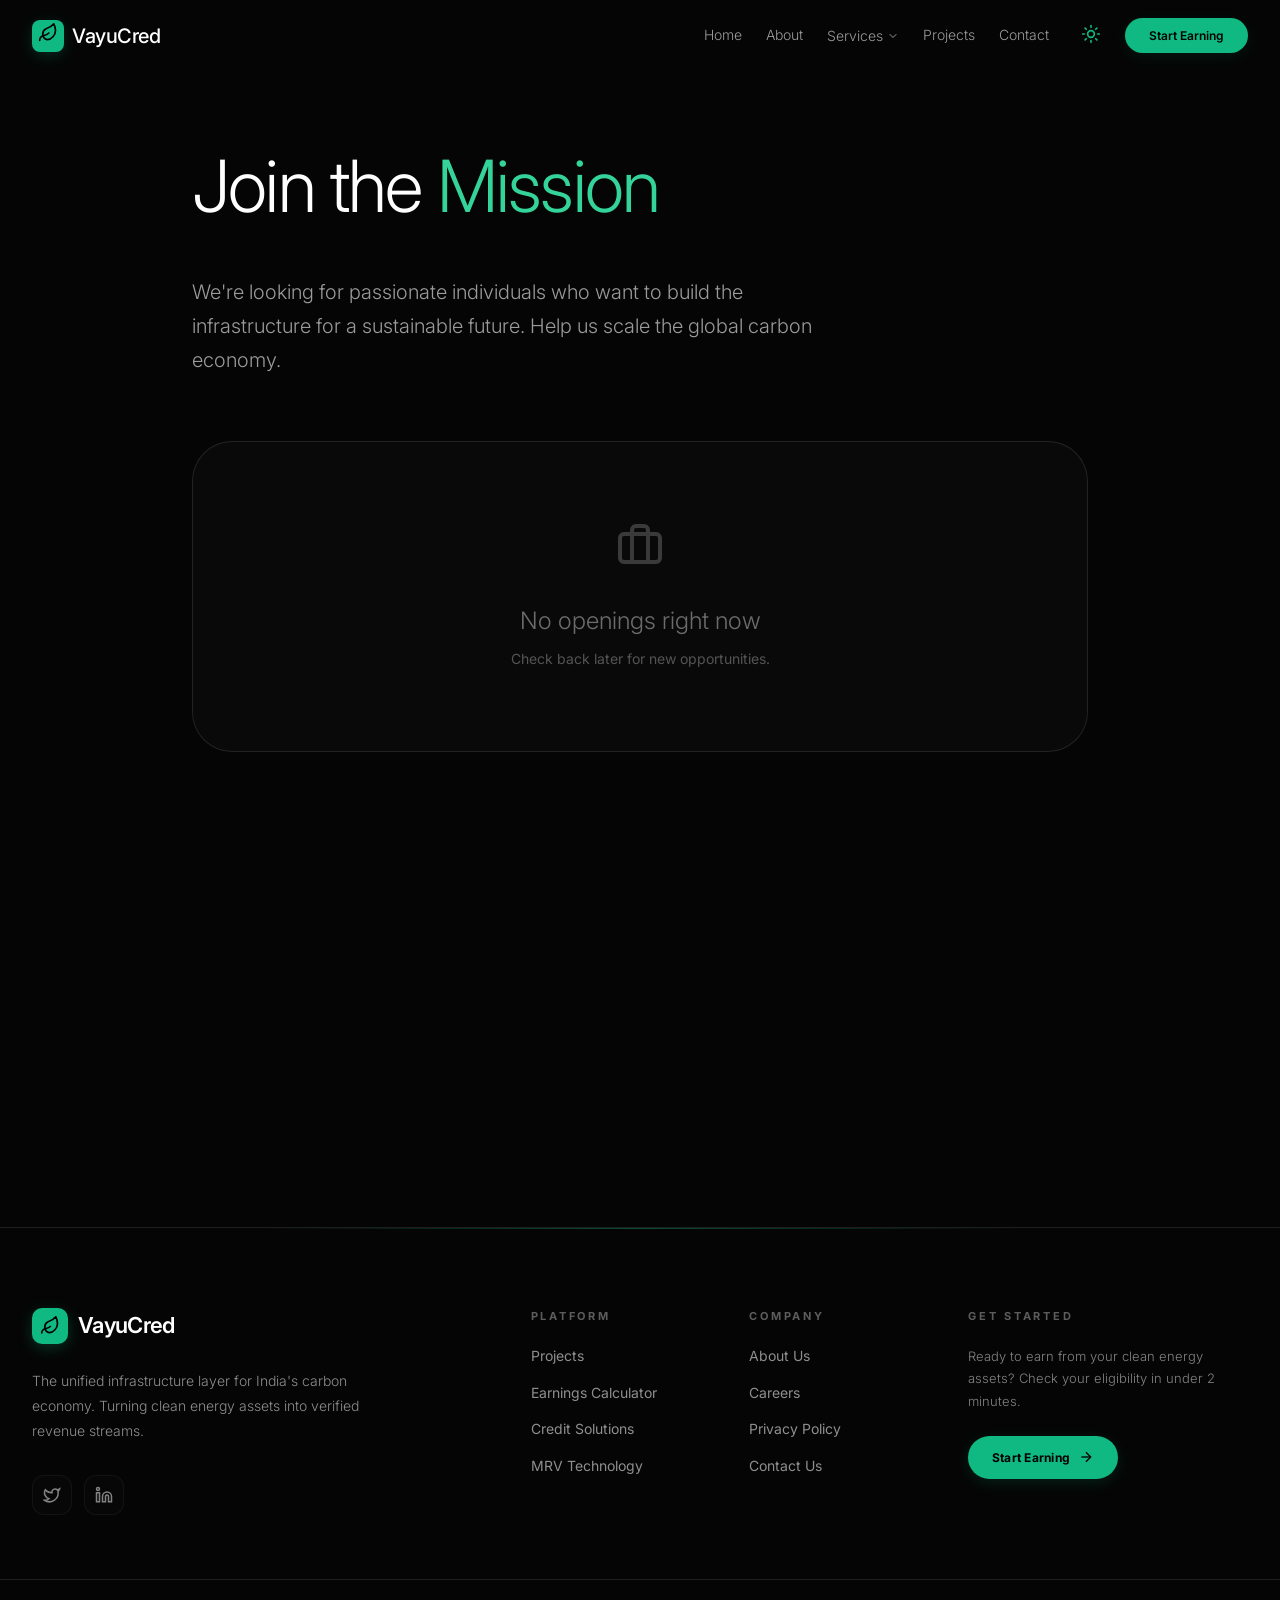
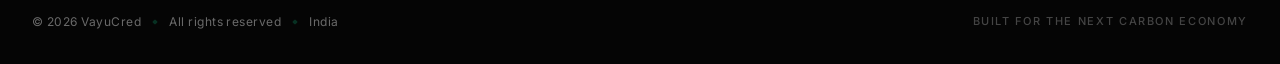
<file: careers.html>
<!DOCTYPE html>
<html lang="en">
<head>
  <meta charset="UTF-8">
  <meta name="viewport" content="width=device-width, initial-scale=1.0">
  <title>Careers – VayuCred</title>
  <meta name="description" content="Join VayuCred and help build the infrastructure for India's carbon economy.">
  <style>
  /* ===== Google Fonts ===== */
  @import url('https://fonts.googleapis.com/css2?family=Inter:wght@100;200;300;400;500;600;700;800;900&display=swap');

  /* ===== CSS Custom Properties (Design Tokens) ===== */
  :root {
    --bg-primary: #050505;
    --text-primary: #ffffff;
    --text-muted: rgba(255, 255, 255, 0.4);
    --border-color: rgba(255, 255, 255, 0.1);
    --card-bg: rgba(255, 255, 255, 0.02);
    --emerald-300: #6ee7b7;
    --emerald-400: #34d399;
    --emerald-500: #10b981;
    --emerald-600: #059669;
    --emerald-700: #047857;
    --teal-300: #5eead4;
    --blue-400: #60a5fa;
    --blue-500: #3b82f6;
    --blue-600: #2563eb;
    --red-400: #f87171;
    --red-500: #ef4444;
    --amber-400: #fbbf24;
    --font-sans: "Inter", ui-sans-serif, system-ui, -apple-system, sans-serif;
  }

  html.light {
    --bg-primary: #ffffff;
    --text-primary: #050505;
    --text-muted: rgba(0, 0, 0, 0.5);
    --border-color: rgba(0, 0, 0, 0.12);
    --card-bg: rgba(0, 0, 0, 0.03);
    --shadow-color: rgba(0, 0, 0, 0.08);
  }

  /* ===== Light Mode Global Overrides ===== */
  /* Boost muted text contrast on light backgrounds */
  html.light .hero-desc,
  html.light .hero-note,
  html.light .section-subtitle,
  html.light .footer-brand p,
  html.light .footer-link,
  html.light .contact-desc,
  html.light .apply-hero p { opacity: 0.7 !important; }

  html.light .section-label,
  html.light .footer-heading,
  html.light .form-label,
  html.light .contact-label,
  html.light .field label { opacity: 0.6 !important; }

  /* Ensure SVG icons using currentColor are visible */
  html.light svg[stroke="currentColor"] { color: var(--text-primary); }

  /* Cards get subtle shadow in light mode for depth */
  html.light .card,
  html.light .step-card,
  html.light .value-card,
  html.light .calc-wrap,
  html.light .revenue-card,
  html.light .step-box,
  html.light .faq-item,
  html.light .about-stat-card,
  html.light .about-how-card,
  html.light .registry-item,
  html.light .contact-form-card {
    box-shadow: 0 2px 16px var(--shadow-color);
  }

  html.light .card:hover,
  html.light .step-card:hover,
  html.light .step-box:hover { box-shadow: 0 8px 32px rgba(0,0,0,0.1); }

  /* Nav CTA stays dark on light bg */
  html.light .nav-cta { background: var(--emerald-600); color: #fff; }
  html.light .nav-cta:hover { background: var(--emerald-500); }

  /* Mobile drawer light */
  html.light .mobile-drawer { box-shadow: 20px 0 60px -15px rgba(0,0,0,0.1); }
  html.light .mobile-cta { color: #fff; }

  /* Social links in light mode */
  html.light .social-link { opacity: 0.7; }
  html.light .social-link:hover { opacity: 1; }

  /* Scroll to top button */
  html.light .scroll-top-btn { box-shadow: 0 4px 16px rgba(0,0,0,0.1); }
  html.light .scroll-top-btn:hover { color: #fff; }

  /* Badge text more visible */
  html.light .badge-default { opacity: 0.7; }

  /* Form inputs */
  html.light .form-input,
  html.light .form-input-sm,
  html.light .form-textarea { background: rgba(0,0,0,0.02); border-color: rgba(0,0,0,0.15); }
  html.light .form-input:focus,
  html.light .form-textarea:focus { border-color: var(--emerald-500); }

  /* ===== Reset & Base ===== */
  *, *::before, *::after { box-sizing: border-box; margin: 0; padding: 0; }

  html { scroll-behavior: smooth; }
  [id] { scroll-margin-top: 120px; }

  body {
    font-family: var(--font-sans);
    background: var(--bg-primary);
    color: var(--text-primary);
    -webkit-font-smoothing: antialiased;
    -moz-osx-font-smoothing: grayscale;
    transition: background-color 0.3s, color 0.3s;
    line-height: 1.6;
  }

  a { color: inherit; text-decoration: none; }
  img { max-width: 100%; display: block; }
  button { cursor: pointer; font-family: inherit; border: none; background: none; }
  input, textarea, select { font-family: inherit; }
  ul, ol { list-style: none; }

  ::selection { background: rgba(16, 185, 129, 0.3); }

  :focus-visible {
    outline: none;
    box-shadow: 0 0 0 2px var(--emerald-500), 0 0 0 4px var(--bg-primary);
  }

  /* ===== Utility Classes ===== */
  .container { max-width: 1280px; margin: 0 auto; padding: 0 1.5rem; }
  .container-sm { max-width: 768px; margin: 0 auto; padding: 0 1.5rem; }
  .container-md { max-width: 1024px; margin: 0 auto; padding: 0 1.5rem; }

  .sr-only {
    position: absolute; width: 1px; height: 1px; padding: 0; margin: -1px;
    overflow: hidden; clip: rect(0,0,0,0); white-space: nowrap; border: 0;
  }

  .text-gradient {
    background: linear-gradient(to right, var(--emerald-400), var(--teal-300), var(--blue-400));
    -webkit-background-clip: text; background-clip: text; color: transparent;
  }

  .bg-vayu { background: var(--bg-primary); }
  .text-vayu { color: var(--text-primary); }
  .bg-card { background: var(--card-bg); }
  .border-vayu { border-color: var(--border-color); }
  .text-emerald { color: var(--emerald-400); }

  /* ===== Navigation ===== */
  .nav {
    position: fixed; top: 0; left: 0; width: 100%; z-index: 50;
    padding: 1rem 2rem; display: flex; justify-content: space-between; align-items: center;
    transition: all 0.3s; border-bottom: 1px solid transparent;
  }
  .nav.scrolled {
    background: rgba(5,5,5,0.8); backdrop-filter: blur(20px);
    border-bottom-color: var(--border-color);
    box-shadow: 0 4px 30px rgba(0,0,0,0.3);
  }
  html.light .nav.scrolled { background: rgba(255,255,255,0.9); box-shadow: 0 2px 20px rgba(0,0,0,0.08); }

  .nav-logo { display: flex; align-items: center; gap: 0.5rem; font-size: 1.25rem; font-weight: 500; letter-spacing: -0.025em; }
  .nav-logo-icon {
    width: 2rem; height: 2rem; border-radius: 0.5rem; background: var(--emerald-500);
    display: flex; align-items: center; justify-content: center;
    transition: transform 0.3s; box-shadow: 0 4px 15px rgba(16,185,129,0.2);
  }
  .nav-logo:hover .nav-logo-icon { transform: rotate(12deg); }
  .nav-logo:hover span { color: var(--emerald-400); }
  .nav-logo span { transition: color 0.3s; }

  .nav-links { display: none; gap: 1.5rem; font-size: 0.875rem; font-weight: 300; align-items: center; }
  @media (min-width: 768px) { .nav-links { display: flex; } }

  .nav-link {
    opacity: 0.6; transition: all 0.3s; padding: 0.5rem 0; position: relative;
    display: flex; align-items: center; gap: 0.25rem; background: none; border: none;
    color: var(--text-primary); font-size: 0.875rem; font-weight: 300;
  }
  .nav-link:hover, .nav-link.active { opacity: 1; }
  .nav-link.active::after {
    content: ''; position: absolute; bottom: 0; left: 0; width: 100%;
    height: 2px; background: var(--emerald-400);
  }
  .nav-link.active { color: var(--emerald-400); }

  .nav-dropdown { position: relative; }
  .nav-dropdown-menu {
    position: absolute; top: 100%; left: 0; padding-top: 0.5rem;
    opacity: 0; visibility: hidden; transform: translateY(10px);
    transition: all 0.2s;
  }
  .nav-dropdown:hover .nav-dropdown-menu,
  .nav-dropdown:focus-within .nav-dropdown-menu {
    opacity: 1; visibility: visible; transform: translateY(0);
  }
  .nav-dropdown-inner {
    background: rgba(5,5,5,0.9); backdrop-filter: blur(20px);
    border: 1px solid var(--border-color); border-radius: 1rem;
    padding: 0.5rem; min-width: 200px; box-shadow: 0 20px 50px rgba(0,0,0,0.5);
  }
  html.light .nav-dropdown-inner { background: rgba(255,255,255,0.95); box-shadow: 0 10px 40px rgba(0,0,0,0.12); }
  .nav-dropdown-item {
    display: block; width: 100%; text-align: left; padding: 0.625rem 1rem;
    font-size: 0.8125rem; font-weight: 300; opacity: 0.6; border-radius: 0.75rem;
    transition: all 0.2s; color: var(--text-primary);
  }
  .nav-dropdown-item:hover { opacity: 1; color: var(--emerald-400); background: var(--card-bg); }

  .nav-cta {
    display: none; padding: 0.5rem 1.5rem; background: var(--emerald-500);
    color: #000; border-radius: 9999px; font-weight: 600; font-size: 0.75rem;
    transition: all 0.3s; box-shadow: 0 4px 15px rgba(16,185,129,0.1);
  }
  @media (min-width: 768px) { .nav-cta { display: block; } }
  .nav-cta:hover { background: var(--emerald-400); }
  .nav-cta:active { transform: scale(0.95); }

  .nav-actions { display: flex; align-items: center; gap: 1rem; margin-left: auto; }

  .theme-toggle {
    padding: 0.5rem; border-radius: 9999px; transition: all 0.3s;
    color: var(--emerald-500); background: none; border: none;
  }
  .theme-toggle:hover { background: var(--card-bg); }

  .menu-toggle { display: block; padding: 0.5rem; border-radius: 9999px; transition: all 0.3s; }
  @media (min-width: 768px) { .menu-toggle { display: none; } }
  .menu-toggle:hover { background: var(--card-bg); }

  /* ===== Mobile Menu ===== */
  .mobile-overlay {
    position: fixed; inset: 0; background: rgba(5,5,5,0.8); backdrop-filter: blur(4px);
    z-index: 100; opacity: 0; visibility: hidden; transition: all 0.3s;
  }
  .mobile-overlay.open { opacity: 1; visibility: visible; }
  html.light .mobile-overlay { background: rgba(0,0,0,0.3); }

  .mobile-drawer {
    position: fixed; top: 0; left: 0; height: 100%; width: 85%; max-width: 320px;
    background: var(--bg-primary); border-right: 1px solid var(--border-color);
    z-index: 101; display: flex; flex-direction: column;
    box-shadow: 20px 0 60px -15px rgba(0,0,0,0.5);
    transform: translateX(-100%); transition: transform 0.35s cubic-bezier(0.16,1,0.3,1);
  }
  .mobile-drawer.open { transform: translateX(0); }
  @media (min-width: 768px) { .mobile-drawer { display: none; } .mobile-overlay { display: none; } }

  .mobile-drawer-header {
    padding: 1.5rem; display: flex; justify-content: space-between; align-items: center;
    border-bottom: 1px solid var(--border-color);
  }
  .mobile-drawer-content { flex: 1; overflow-y: auto; padding: 1.5rem 1rem; }
  .mobile-menu-item {
    display: flex; align-items: center; gap: 0.875rem; padding: 0.875rem;
    border-radius: 1rem; transition: all 0.2s; width: 100%; color: var(--text-primary);
    font-weight: 500; font-size: 0.9375rem; letter-spacing: -0.01em;
  }
  .mobile-menu-item:hover { background: var(--card-bg); }
  .mobile-menu-item svg { width: 1.25rem; height: 1.25rem; opacity: 0.4; }
  .mobile-menu-item:hover svg { opacity: 1; color: var(--emerald-400); }
  .mobile-menu-item span { opacity: 0.7; }
  .mobile-menu-item:hover span { opacity: 1; }

  .mobile-submenu-toggle {
    display: flex; align-items: center; justify-content: space-between;
    width: 100%; padding: 0.875rem; border-radius: 1rem; transition: all 0.2s;
    color: var(--text-primary);
  }
  .mobile-submenu-toggle.expanded { background: rgba(16,185,129,0.1); color: var(--emerald-400); }

  .mobile-submenu {
    max-height: 0; overflow: hidden; transition: max-height 0.3s ease;
    margin-left: 0.5rem;
  }
  .mobile-submenu.expanded { max-height: 500px; }
  .mobile-submenu-inner {
    background: var(--card-bg); border: 1px solid var(--border-color);
    border-radius: 1rem; padding: 0.5rem; margin-top: 0.5rem;
  }
  .mobile-submenu-link {
    display: block; padding: 0.625rem 1rem; font-size: 0.8125rem; font-weight: 300;
    opacity: 0.5; border-radius: 0.75rem; transition: all 0.2s; color: var(--text-primary);
  }
  .mobile-submenu-link:hover { opacity: 1; color: var(--emerald-400); background: rgba(16,185,129,0.05); }

  .mobile-drawer-footer {
    padding: 1.5rem; border-top: 1px solid var(--border-color);
  }
  .mobile-cta {
    display: flex; align-items: center; justify-content: center; width: 100%;
    padding: 1rem; background: var(--emerald-500); color: #000; border-radius: 1rem;
    font-weight: 600; font-size: 0.875rem; transition: all 0.3s;
    box-shadow: 0 4px 15px rgba(16,185,129,0.1);
  }
  .mobile-cta:hover { background: var(--emerald-400); }

  /* ===== Footer ===== */
  .footer {
    padding: 0; border-top: 1px solid var(--border-color);
    background: var(--bg-primary); position: relative; overflow: hidden;
  }

  /* Subtle gradient glow behind footer for depth */
  .footer::before {
    content: ''; position: absolute; top: 0; left: 50%; transform: translateX(-50%);
    width: 60%; height: 1px;
    background: linear-gradient(to right, transparent, var(--emerald-500), transparent);
    opacity: 0.4;
  }

  /* --- Top Section: Main Grid --- */
  .footer-main {
    max-width: 1280px; margin: 0 auto; padding: 5rem 2rem 4rem;
    display: grid; grid-template-columns: 1fr; gap: 3rem;
  }
  @media (min-width: 768px) {
    .footer-main { grid-template-columns: 2.5fr 1fr 1fr 1.5fr; gap: 2rem; }
  }

  /* Brand Column */
  .footer-brand {}
  .footer-brand-logo {
    display: flex; align-items: center; gap: 0.625rem;
    margin-bottom: 1.5rem;
  }
  .footer-brand-icon {
    width: 2.25rem; height: 2.25rem; border-radius: 0.625rem;
    background: var(--emerald-500); display: flex; align-items: center; justify-content: center;
    box-shadow: 0 4px 15px rgba(16,185,129,0.25); transition: transform 0.3s;
  }
  .footer-brand-logo:hover .footer-brand-icon { transform: rotate(12deg); }
  .footer-brand-icon svg { width: 1.25rem; height: 1.25rem; color: #000; }

  .footer-brand-name {
    font-size: 1.375rem; font-weight: 600; letter-spacing: -0.03em;
    color: var(--text-primary);
  }

  .footer-brand-desc {
    font-size: 0.875rem; font-weight: 300; line-height: 1.8;
    opacity: 0.55; max-width: 22rem; margin-bottom: 2rem;
  }
  html.light .footer-brand-desc { opacity: 0.65; }

  /* Social Icons Row */
  .footer-socials {
    display: flex; align-items: center; gap: 0.75rem;
  }
  .footer-social-link {
    width: 2.5rem; height: 2.5rem; border-radius: 0.75rem;
    display: flex; align-items: center; justify-content: center;
    background: var(--card-bg); border: 1px solid var(--border-color);
    color: var(--text-primary); opacity: 0.5;
    transition: all 0.3s cubic-bezier(0.34,1.56,0.64,1);
  }
  .footer-social-link:hover {
    opacity: 1; transform: translateY(-3px) scale(1.05);
    box-shadow: 0 8px 24px rgba(16,185,129,0.2);
  }

  /* Twitter/X icon hover — VayuCred teal */
  .footer-social-link[aria-label="Twitter"]:hover,
  .footer-social-link[aria-label="X"]:hover {
    background: rgba(16,185,129,0.12); border-color: var(--emerald-400);
    color: var(--emerald-400);
  }

  /* LinkedIn icon hover — VayuCred blue accent */
  .footer-social-link[aria-label="LinkedIn"]:hover {
    background: rgba(96,165,250,0.12); border-color: var(--blue-400);
    color: var(--blue-400);
  }

  .footer-social-link svg { width: 1.125rem; height: 1.125rem; }

  /* Light mode social adjustments */
  html.light .footer-social-link {
    opacity: 0.6; box-shadow: 0 1px 4px rgba(0,0,0,0.06);
  }
  html.light .footer-social-link:hover { opacity: 1; }

  /* Link Columns */
  .footer-col {}
  .footer-heading {
    font-size: 0.6875rem; text-transform: uppercase; letter-spacing: 0.25em;
    font-weight: 700; margin-bottom: 1.25rem; opacity: 0.35;
    color: var(--text-primary);
  }
  html.light .footer-heading { opacity: 0.5; }

  .footer-links { display: flex; flex-direction: column; gap: 0.875rem; }
  .footer-link {
    font-size: 0.875rem; font-weight: 400; opacity: 0.55;
    transition: all 0.25s; position: relative; display: inline-block; width: fit-content;
    color: var(--text-primary);
  }
  .footer-link::after {
    content: ''; position: absolute; bottom: -2px; left: 0;
    width: 0; height: 1px; background: var(--emerald-400);
    transition: width 0.3s cubic-bezier(0.34,1.56,0.64,1);
  }
  .footer-link:hover { opacity: 1; color: var(--emerald-400); }
  .footer-link:hover::after { width: 100%; }

  html.light .footer-link { opacity: 0.65; }
  html.light .footer-link:hover { opacity: 1; }

  /* Newsletter / CTA Column */
  .footer-cta-col {}
  .footer-cta-title {
    font-size: 0.6875rem; text-transform: uppercase; letter-spacing: 0.25em;
    font-weight: 700; margin-bottom: 1.25rem; opacity: 0.35;
    color: var(--text-primary);
  }
  html.light .footer-cta-title { opacity: 0.5; }

  .footer-cta-text {
    font-size: 0.8125rem; font-weight: 300; opacity: 0.5;
    line-height: 1.7; margin-bottom: 1.5rem;
  }
  html.light .footer-cta-text { opacity: 0.6; }

  .footer-cta-btn {
    display: inline-flex; align-items: center; gap: 0.5rem;
    padding: 0.75rem 1.5rem; border-radius: 9999px;
    background: var(--emerald-500); color: #000;
    font-weight: 700; font-size: 0.75rem; letter-spacing: 0.02em;
    transition: all 0.3s; border: none;
    box-shadow: 0 4px 15px rgba(16,185,129,0.15);
  }
  .footer-cta-btn:hover {
    background: var(--emerald-400);
    box-shadow: 0 8px 25px rgba(16,185,129,0.25);
    transform: translateY(-1px);
  }
  .footer-cta-btn:active { transform: scale(0.97) translateY(0); }
  .footer-cta-btn svg { width: 1rem; height: 1rem; }

  html.light .footer-cta-btn { color: #fff; background: var(--emerald-600); }
  html.light .footer-cta-btn:hover { background: var(--emerald-500); }

  /* --- Bottom Bar: Copyright --- */
  .footer-bottom-bar {
    max-width: 1280px; margin: 0 auto;
    padding: 2rem 2rem; border-top: 1px solid var(--border-color);
    display: flex; flex-direction: column; gap: 1rem;
    align-items: center; justify-content: space-between;
  }
  @media (min-width: 768px) { .footer-bottom-bar { flex-direction: row; } }

  .footer-copyright {
    display: flex; align-items: center; gap: 0.75rem;
    font-size: 0.75rem; font-weight: 400; letter-spacing: 0.04em;
    opacity: 0.4; color: var(--text-primary);
  }
  html.light .footer-copyright { opacity: 0.5; }

  /* Decorative diamond separator between copyright items */
  .footer-dot {
    width: 4px; height: 4px; border-radius: 1px; transform: rotate(45deg);
    background: var(--emerald-500); opacity: 0.6; flex-shrink: 0;
  }

  .footer-tagline {
    font-size: 0.6875rem; font-weight: 500; letter-spacing: 0.15em;
    text-transform: uppercase; opacity: 0.25; color: var(--text-primary);
  }
  html.light .footer-tagline { opacity: 0.35; }

  /* ===== Scroll to Top ===== */
  .scroll-top-btn {
    position: fixed; bottom: 2rem; right: 2rem; z-index: 40;
    width: 3rem; height: 3rem; border-radius: 9999px;
    background: var(--card-bg); border: 1px solid var(--border-color);
    backdrop-filter: blur(12px); display: flex; align-items: center; justify-content: center;
    opacity: 0; visibility: hidden; transform: translateY(20px);
    transition: all 0.3s; color: var(--emerald-400);
    box-shadow: 0 8px 32px rgba(0,0,0,0.2);
  }
  .scroll-top-btn.visible { opacity: 1; visibility: visible; transform: translateY(0); }
  .scroll-top-btn:hover {
    background: var(--emerald-500); color: #000;
    box-shadow: 0 8px 32px rgba(16,185,129,0.3);
  }

  /* ===== Common Components ===== */
  .section { padding: 8rem 1.5rem; }
  .section-border { border-top: 1px solid var(--border-color); }

  .badge {
    display: inline-block; padding: 0.375rem 1rem; border-radius: 9999px;
    font-size: 0.625rem; text-transform: uppercase; letter-spacing: 0.25em; font-weight: 700;
  }
  .badge-emerald { background: rgba(16,185,129,0.1); border: 1px solid rgba(16,185,129,0.3); color: var(--emerald-400); }
  .badge-default { background: var(--card-bg); border: 1px solid var(--border-color); color: var(--text-primary); opacity: 0.5; }

  .btn {
    display: inline-flex; align-items: center; justify-content: center; gap: 0.5rem;
    padding: 1.25rem 2.5rem; border-radius: 9999px; font-weight: 700;
    font-size: 0.875rem; transition: all 0.3s; border: none;
  }
  .btn:active { transform: scale(0.95); }

  .btn-primary { background: var(--emerald-500); color: #000; }
  .btn-primary:hover { background: var(--emerald-400); }

  .btn-secondary {
    background: var(--card-bg); color: var(--text-primary);
    border: 1px solid var(--border-color); backdrop-filter: blur(12px);
  }
  .btn-secondary:hover { opacity: 0.8; }

  .btn-outline {
    background: transparent; color: var(--emerald-400);
    border: 1px solid rgba(16,185,129,0.2); background: rgba(16,185,129,0.05);
  }
  .btn-outline:hover { background: rgba(16,185,129,0.1); }

  .btn-sm { padding: 0.75rem 1.5rem; font-size: 0.75rem; }
  .btn-lg { padding: 1.25rem 2.5rem; font-size: 1rem; }
  .btn-block { width: 100%; }

  .card {
    padding: 2rem; border-radius: 1.5rem;
    background: var(--card-bg); border: 1px solid var(--border-color);
    transition: all 0.3s;
  }
  .card-lg { padding: 2.5rem; border-radius: 3rem; }
  .card:hover { border-color: rgba(16,185,129,0.2); }

  .section-label {
    font-size: 0.75rem; text-transform: uppercase; letter-spacing: 0.4em;
    color: var(--emerald-500); font-weight: 600; margin-bottom: 1rem; display: block;
  }
  .section-title {
    font-size: 2.25rem; font-weight: 300; letter-spacing: -0.025em; line-height: 1.2;
  }
  @media (min-width: 768px) { .section-title { font-size: 3.75rem; } }

  .section-subtitle {
    font-size: 1.125rem; font-weight: 300; opacity: 0.6; line-height: 1.7;
  }
  @media (min-width: 768px) { .section-subtitle { font-size: 1.5rem; } }

  /* Input styles */
  .form-label {
    display: block; font-size: 0.75rem; text-transform: uppercase;
    letter-spacing: 0.1em; opacity: 0.4; margin-bottom: 1rem;
  }
  .form-input {
    width: 100%; background: var(--card-bg); border: 1px solid var(--border-color);
    border-radius: 1rem; padding: 1rem 1.5rem; font-size: 1.5rem; font-weight: 300;
    color: var(--text-primary); transition: all 0.3s;
  }
  .form-input:focus { outline: none; border-color: rgba(16,185,129,0.5); }
  .form-input::placeholder { color: var(--text-muted); }

  .form-input-sm {
    width: 100%;
    background: var(--card-bg);
    border: 1px solid var(--border-color);
    border-radius: 1rem;
    padding: 1rem 1.5rem;
    font-size: 1rem;
    font-weight: 300;
    color: var(--text-primary);
    transition: all 0.3s;
  }
  .form-input-sm:focus { outline: none; border-color: rgba(16,185,129,0.5); }
  .form-input-sm::placeholder { color: var(--text-muted); }

  .form-textarea {
    width: 100%; background: var(--card-bg); border: 1px solid var(--border-color);
    border-radius: 1rem; padding: 1rem 1.5rem; font-weight: 300;
    color: var(--text-primary); transition: all 0.3s; resize: none;
  }
  .form-textarea:focus { outline: none; border-color: rgba(16,185,129,0.5); }

  .form-error { border-color: rgba(239,68,68,0.5) !important; background: rgba(239,68,68,0.05) !important; }
  .form-success { border-color: rgba(16,185,129,0.5) !important; background: rgba(16,185,129,0.05) !important; }
  .error-text { font-size: 0.625rem; color: var(--red-400); font-weight: 500; }

  /* ===== Animations ===== */
  @keyframes fadeInUp {
    from { opacity: 0; transform: translateY(20px); }
    to { opacity: 1; transform: translateY(0); }
  }
  @keyframes fadeIn {
    from { opacity: 0; }
    to { opacity: 1; }
  }
  @keyframes pulse-glow {
    0%, 100% { opacity: 0.2; transform: scale(1); }
    50% { opacity: 0.4; transform: scale(1.1); }
  }
  @keyframes float {
    0%, 100% { transform: translateY(0); }
    50% { transform: translateY(-4px); }
  }
  @keyframes shimmer {
    0% { transform: translateX(-100%); }
    100% { transform: translateX(200%); }
  }
  @keyframes breathe {
    0%, 100% { opacity: 0.96; transform: scale(1); }
    50% { opacity: 1; transform: scale(1.04); }
  }

  .animate-fade-in-up { animation: fadeInUp 0.8s cubic-bezier(0.21,0.47,0.32,0.98) forwards; }
  .animate-fade-in { animation: fadeIn 0.8s ease forwards; }
  .animate-float { animation: float 3s ease-in-out infinite; }
  .animate-pulse-glow { animation: pulse-glow 8s ease-in-out infinite; }
  .animate-breathe { animation: breathe 5s ease-in-out infinite; }
  .animate-shimmer { animation: shimmer 6s linear infinite; }

  .delay-100 { animation-delay: 0.1s; }
  .delay-200 { animation-delay: 0.2s; }
  .delay-300 { animation-delay: 0.3s; }
  .delay-400 { animation-delay: 0.4s; }
  .delay-500 { animation-delay: 0.5s; }

  /* Intersection Observer fade-in */
  .reveal { opacity: 0; transform: translateY(20px); transition: opacity 0.8s cubic-bezier(0.21,0.47,0.32,0.98), transform 0.8s cubic-bezier(0.21,0.47,0.32,0.98); }
  .reveal.visible { opacity: 1; transform: translateY(0); }

  /* Responsive Grid Helpers */
  .grid-1 { display: grid; grid-template-columns: 1fr; gap: 2rem; }
  .grid-2 { display: grid; grid-template-columns: 1fr; gap: 2rem; }
  .grid-3 { display: grid; grid-template-columns: 1fr; gap: 2rem; }
  .grid-4 { display: grid; grid-template-columns: 1fr; gap: 2rem; }
  .grid-5 { display: grid; grid-template-columns: 1fr; gap: 1rem; }

  @media (min-width: 768px) {
    .grid-2 { grid-template-columns: repeat(2, 1fr); }
    .grid-3 { grid-template-columns: repeat(3, 1fr); }
    .grid-4 { grid-template-columns: repeat(4, 1fr); }
    .grid-5 { grid-template-columns: repeat(5, 1fr); }
  }

  /* ===== SVG Icons (Lucide inline) ===== */
  .icon { width: 1.25rem; height: 1.25rem; display: inline-block; vertical-align: middle; }
  .icon-sm { width: 1rem; height: 1rem; }
  .icon-lg { width: 1.5rem; height: 1.5rem; }
  .icon-xl { width: 2rem; height: 2rem; }
  .icon-2xl { width: 2.5rem; height: 2.5rem; }

  /* Social link styles */
  .social-link {
    padding: 1rem; border-radius: 1rem; background: var(--card-bg);
    border: 1px solid var(--border-color); opacity: 0.5; transition: all 0.3s;
    display: flex; align-items: center; justify-content: center; color: var(--text-primary);
  }
  .social-link:hover {
    opacity: 1; color: var(--emerald-400); border-color: rgba(16,185,129,0.3);
    box-shadow: 0 0 20px rgba(16,185,129,0.1);
  }
  </style>
  <style>
    .careers-page { min-height: 100vh; padding: 8rem 1.5rem 5rem; }
    .careers-inner { max-width: 56rem; margin: 0 auto; }
    .careers-hero h1 { font-size: 3rem; font-weight: 300; letter-spacing: -0.025em; margin-bottom: 2rem; }
    @media(min-width:768px) { .careers-hero h1 { font-size: 4.5rem; } }
    .careers-hero p { font-size: 1.25rem; opacity: 0.6; font-weight: 300; line-height: 1.7; margin-bottom: 4rem; max-width: 42rem; }
    .no-openings { padding: 5rem 1.5rem; text-align: center; border: 1px solid var(--border-color); border-radius: 2.5rem; background: var(--card-bg); }
    .no-openings svg { width: 3rem; height: 3rem; opacity: 0.2; margin: 0 auto 1.5rem; }
    .no-openings h3 { font-size: 1.5rem; font-weight: 300; opacity: 0.4; }
    .no-openings p { font-size: 0.875rem; opacity: 0.3; margin-top: 0.5rem; }
    .general-app { margin-top: 5rem; padding: 3rem; border-radius: 2.5rem; background: var(--emerald-400); color: #000; text-align: center; }
    .general-app h2 { font-size: 1.875rem; font-weight: 500; margin-bottom: 1.5rem; }
    .general-app p { font-size: 1.125rem; margin-bottom: 2rem; opacity: 0.8; max-width: 36rem; margin-left: auto; margin-right: auto; }
    .general-app a { display: inline-block; padding: 1rem 2rem; background: #000; color: #fff; border-radius: 9999px; font-weight: 600; transition: all 0.3s; }
    .general-app a:hover { background: #27272a; }
  </style>

  <style id="mobile-performance-overrides">
  /* Mobile layout stability + faster interactions */
  @media (max-width: 767px) {
    .container, .container-sm, .container-md { padding: 0 1rem; }
    .section { padding: 5rem 1rem; }

    .section-title { font-size: 2rem !important; line-height: 1.2 !important; }
    .section-subtitle { font-size: 1rem !important; }
    .hero-title { font-size: 2.25rem !important; line-height: 1.15 !important; }
    .hero-desc { font-size: 1rem !important; }

    .btn { padding: 0.85rem 1.1rem !important; font-size: 0.875rem !important; }
    .btn-lg { padding: 0.95rem 1.2rem !important; font-size: 0.9rem !important; }
    .btn-sm { padding: 0.7rem 0.95rem !important; font-size: 0.78rem !important; }
    .btn-block { width: 100%; }

    .card, .card-lg, .contact-form-card, .value-card, .revenue-card, .step-box {
      padding: 1.25rem !important;
      border-radius: 1.25rem !important;
    }

    .nav { padding: 0.75rem 1rem !important; }
    .faq-question { padding: 1rem 1rem !important; font-size: 1rem !important; }
    .faq-answer-inner { padding: 0 1rem 1rem !important; }
  }

  /* Faster, less sluggish animation timings */
  .reveal {
    transition: opacity 0.45s cubic-bezier(0.21,0.47,0.32,0.98), transform 0.45s cubic-bezier(0.21,0.47,0.32,0.98) !important;
  }

  .animate-fade-in-up,
  .animate-fade-in {
    animation-duration: 0.45s !important;
  }

  .animate-float { animation-duration: 2.2s !important; }
  .animate-pulse-glow { animation-duration: 3.2s !important; }
  .animate-breathe { animation-duration: 2.8s !important; }
  .animate-shimmer { animation-duration: 2.4s !important; }

  @media (prefers-reduced-motion: reduce) {
    *, *::before, *::after {
      animation-duration: 0.01ms !important;
      animation-iteration-count: 1 !important;
      transition-duration: 0.01ms !important;
      scroll-behavior: auto !important;
    }
  }
  </style>

</head>
<body>
  <div id="nav-placeholder"></div>
  <main id="main-content" class="careers-page">
    <div class="careers-inner">
      <div class="careers-hero reveal">
        <h1>Join the <span style="color:var(--emerald-400)">Mission</span></h1>
        <p>We're looking for passionate individuals who want to build the infrastructure for a sustainable future. Help us scale the global carbon economy.</p>
      </div>
      <div class="no-openings reveal" data-delay="0.2">
        <svg xmlns="http://www.w3.org/2000/svg" width="48" height="48" viewBox="0 0 24 24" fill="none" stroke="currentColor" stroke-width="2" stroke-linecap="round" stroke-linejoin="round"><path d="M16 20V4a2 2 0 0 0-2-2h-4a2 2 0 0 0-2 2v16"/><rect width="20" height="14" x="2" y="6" rx="2"/></svg>
        <h3>No openings right now</h3>
        <p>Check back later for new opportunities.</p>
      </div>
      <div class="general-app reveal" data-delay="0.4">
        <h2>Don't see a perfect fit?</h2>
        <p>We're always looking for talented people. Send us your resume and we'll keep you in mind for future openings.</p>
        <a href="/careers/apply">General Application</a>
      </div>
    </div>
  </main>
  <div id="footer-placeholder"></div>
  <div id="scroll-top-placeholder"></div>
  <script>
  /**
   * VayuCred - Shared JavaScript
   * Navigation, Theme, Scroll-to-Top, Intersection Observer
   */

  // ===== SVG Icon Helpers =====
  const Icons = {
    leaf: `<svg xmlns="http://www.w3.org/2000/svg" width="20" height="20" viewBox="0 0 24 24" fill="none" stroke="currentColor" stroke-width="2" stroke-linecap="round" stroke-linejoin="round"><path d="M11 20A7 7 0 0 1 9.8 6.9C15.5 4.9 17 3.5 19 1c1 2 2 4.5 2 8 0 5.5-4.78 11-10 11Z"/><path d="M2 21c0-3 1.85-5.36 5.08-6C9.5 14.52 12 13 13 12"/></svg>`,
    menu: `<svg xmlns="http://www.w3.org/2000/svg" width="24" height="24" viewBox="0 0 24 24" fill="none" stroke="currentColor" stroke-width="2" stroke-linecap="round" stroke-linejoin="round"><line x1="4" x2="20" y1="12" y2="12"/><line x1="4" x2="20" y1="6" y2="6"/><line x1="4" x2="20" y1="18" y2="18"/></svg>`,
    x: `<svg xmlns="http://www.w3.org/2000/svg" width="20" height="20" viewBox="0 0 24 24" fill="none" stroke="currentColor" stroke-width="2" stroke-linecap="round" stroke-linejoin="round"><path d="M18 6 6 18"/><path d="m6 6 12 12"/></svg>`,
    sun: `<svg xmlns="http://www.w3.org/2000/svg" width="20" height="20" viewBox="0 0 24 24" fill="none" stroke="currentColor" stroke-width="2" stroke-linecap="round" stroke-linejoin="round"><circle cx="12" cy="12" r="4"/><path d="M12 2v2"/><path d="M12 20v2"/><path d="m4.93 4.93 1.41 1.41"/><path d="m17.66 17.66 1.41 1.41"/><path d="M2 12h2"/><path d="M20 12h2"/><path d="m6.34 17.66-1.41 1.41"/><path d="m19.07 4.93-1.41 1.41"/></svg>`,
    moon: `<svg xmlns="http://www.w3.org/2000/svg" width="20" height="20" viewBox="0 0 24 24" fill="none" stroke="currentColor" stroke-width="2" stroke-linecap="round" stroke-linejoin="round"><path d="M12 3a6 6 0 0 0 9 9 9 9 0 1 1-9-9Z"/></svg>`,
    chevronDown: `<svg xmlns="http://www.w3.org/2000/svg" width="12" height="12" viewBox="0 0 24 24" fill="none" stroke="currentColor" stroke-width="2" stroke-linecap="round" stroke-linejoin="round"><path d="m6 9 6 6 6-6"/></svg>`,
    chevronUp: `<svg xmlns="http://www.w3.org/2000/svg" width="20" height="20" viewBox="0 0 24 24" fill="none" stroke="currentColor" stroke-width="2" stroke-linecap="round" stroke-linejoin="round"><path d="m18 15-6-6-6 6"/></svg>`,
    home: `<svg xmlns="http://www.w3.org/2000/svg" width="20" height="20" viewBox="0 0 24 24" fill="none" stroke="currentColor" stroke-width="2" stroke-linecap="round" stroke-linejoin="round"><path d="m3 9 9-7 9 7v11a2 2 0 0 1-2 2H5a2 2 0 0 1-2-2z"/><polyline points="9 22 9 12 15 12 15 22"/></svg>`,
    globe: `<svg xmlns="http://www.w3.org/2000/svg" width="20" height="20" viewBox="0 0 24 24" fill="none" stroke="currentColor" stroke-width="2" stroke-linecap="round" stroke-linejoin="round"><circle cx="12" cy="12" r="10"/><path d="M12 2a14.5 14.5 0 0 0 0 20 14.5 14.5 0 0 0 0-20"/><path d="M2 12h20"/></svg>`,
    zap: `<svg xmlns="http://www.w3.org/2000/svg" width="20" height="20" viewBox="0 0 24 24" fill="none" stroke="currentColor" stroke-width="2" stroke-linecap="round" stroke-linejoin="round"><path d="M4 14a1 1 0 0 1-.78-1.63l9.9-10.2a.5.5 0 0 1 .86.46l-1.92 6.02A1 1 0 0 0 13 10h7a1 1 0 0 1 .78 1.63l-9.9 10.2a.5.5 0 0 1-.86-.46l1.92-6.02A1 1 0 0 0 11 14z"/></svg>`,
    briefcase: `<svg xmlns="http://www.w3.org/2000/svg" width="20" height="20" viewBox="0 0 24 24" fill="none" stroke="currentColor" stroke-width="2" stroke-linecap="round" stroke-linejoin="round"><path d="M16 20V4a2 2 0 0 0-2-2h-4a2 2 0 0 0-2 2v16"/><rect width="20" height="14" x="2" y="6" rx="2"/></svg>`,
    mail: `<svg xmlns="http://www.w3.org/2000/svg" width="20" height="20" viewBox="0 0 24 24" fill="none" stroke="currentColor" stroke-width="2" stroke-linecap="round" stroke-linejoin="round"><rect width="20" height="16" x="2" y="4" rx="2"/><path d="m22 7-8.97 5.7a1.94 1.94 0 0 1-2.06 0L2 7"/></svg>`,
    arrowRight: `<svg xmlns="http://www.w3.org/2000/svg" width="16" height="16" viewBox="0 0 24 24" fill="none" stroke="currentColor" stroke-width="2" stroke-linecap="round" stroke-linejoin="round"><path d="M5 12h14"/><path d="m12 5 7 7-7 7"/></svg>`,
    checkCircle: `<svg xmlns="http://www.w3.org/2000/svg" width="16" height="16" viewBox="0 0 24 24" fill="none" stroke="currentColor" stroke-width="2" stroke-linecap="round" stroke-linejoin="round"><path d="M22 11.08V12a10 10 0 1 1-5.93-9.14"/><path d="m9 11 3 3L22 4"/></svg>`,
    twitter: `<svg xmlns="http://www.w3.org/2000/svg" width="20" height="20" viewBox="0 0 24 24" fill="none" stroke="currentColor" stroke-width="2" stroke-linecap="round" stroke-linejoin="round"><path d="M22 4s-.7 2.1-2 3.4c1.6 10-9.4 17.3-18 11.6 2.2.1 4.4-.6 6-2C3 15.5.5 9.6 3 5c2.2 2.6 5.6 4.1 9 4-.9-4.2 4-6.6 7-3.8 1.1 0 3-1.2 3-1.2z"/></svg>`,
    linkedin: `<svg xmlns="http://www.w3.org/2000/svg" width="20" height="20" viewBox="0 0 24 24" fill="none" stroke="currentColor" stroke-width="2" stroke-linecap="round" stroke-linejoin="round"><path d="M16 8a6 6 0 0 1 6 6v7h-4v-7a2 2 0 0 0-2-2 2 2 0 0 0-2 2v7h-4v-7a6 6 0 0 1 6-6z"/><rect width="4" height="12" x="2" y="9"/><circle cx="4" cy="4" r="2"/></svg>`,
  };

  // ===== Theme Management =====
  function initTheme() {
    const saved = localStorage.getItem('vayucred-theme') || 'dark';
    applyTheme(saved);
  }

  function applyTheme(theme) {
    document.documentElement.classList.remove('light', 'dark');
    document.documentElement.classList.add(theme);
    localStorage.setItem('vayucred-theme', theme);
    updateThemeIcons(theme);
  }

  function toggleTheme() {
    const current = localStorage.getItem('vayucred-theme') || 'dark';
    applyTheme(current === 'dark' ? 'light' : 'dark');
  }

  function updateThemeIcons(theme) {
    document.querySelectorAll('.theme-toggle').forEach(btn => {
      btn.innerHTML = theme === 'dark' ? Icons.sun : Icons.moon;
    });
  }

  function normalizeNavPath(pathname) {
    let p = pathname || '/';
    if (p.length > 1 && p.endsWith('/')) p = p.slice(0, -1);
    const legacy = {
      '/index.html': '/',
      '/about.html': '/about',
      '/contact.html': '/contact',
      '/privacy.html': '/privacy',
      '/projects.html': '/projects',
      '/careers.html': '/careers',
      '/careers-apply.html': '/careers/apply',
      '/services-solar.html': '/services/solar',
      '/services-ev.html': '/services/ev',
      '/services-mrv.html': '/services/mrv',
      '/services-corporate.html': '/services/corporate'
    };
    if (legacy[p]) return legacy[p];
    const m = p.match(/^\/project-([^/]+)\.html$/);
    if (m) return '/projects/' + m[1];
    return p;
  }

  // ===== Navigation =====
  function initNavigation() {
    const nav = document.querySelector('.nav');
    if (!nav) return;

    // Scroll effect
    window.addEventListener('scroll', () => {
      nav.classList.toggle('scrolled', window.scrollY > 20);
    });
    // Initial check
    nav.classList.toggle('scrolled', window.scrollY > 20);

    // Active link highlighting
    const currentPath = window.location.pathname;
    nav.querySelectorAll('.nav-link').forEach(link => {
      const href = link.getAttribute('href') || link.dataset.href;
      if (!href || href.startsWith('#')) return;
      let targetPath;
      try {
        targetPath = normalizeNavPath(new URL(href, window.location.origin).pathname);
      } catch (e) {
        return;
      }
      if (normalizeNavPath(currentPath) === targetPath) {
        link.classList.add('active');
      }
    });
  }

  // ===== Mobile Menu =====
  function initMobileMenu() {
    const overlay = document.querySelector('.mobile-overlay');
    const drawer = document.querySelector('.mobile-drawer');
    const openBtns = document.querySelectorAll('.menu-toggle');
    const closeBtns = document.querySelectorAll('.mobile-close');

    if (!overlay || !drawer || openBtns.length === 0) return;

    function openMenu() {
      overlay.classList.add('open');
      drawer.classList.add('open');
      document.body.style.overflow = 'hidden';
    }

    function closeMenu() {
      overlay.classList.remove('open');
      drawer.classList.remove('open');
      document.body.style.overflow = '';
    }

    openBtns.forEach(btn => btn.addEventListener('click', openMenu));
    overlay.addEventListener('click', closeMenu);
    closeBtns.forEach(btn => btn.addEventListener('click', closeMenu));

    // Close on link click
    drawer.querySelectorAll('a').forEach(link => {
      link.addEventListener('click', closeMenu);
    });

    // Submenu toggles
    drawer.querySelectorAll('.mobile-submenu-toggle').forEach(toggle => {
      toggle.addEventListener('click', () => {
        const submenu = toggle.nextElementSibling;
        toggle.classList.toggle('expanded');
        submenu.classList.toggle('expanded');
      });
    });

    // Escape key
    document.addEventListener('keydown', e => {
      if (e.key === 'Escape') closeMenu();
    });
  }

  // ===== Scroll to Top =====
  function initScrollToTop() {
    const btn = document.querySelector('.scroll-top-btn');
    if (!btn) return;

    window.addEventListener('scroll', () => {
      btn.classList.toggle('visible', window.scrollY > 400);
    });

    btn.addEventListener('click', () => {
      window.scrollTo({ top: 0, behavior: 'smooth' });
    });
  }

  // ===== Intersection Observer for Reveal Animations =====
  function initRevealAnimations() {
    const observer = new IntersectionObserver((entries) => {
      entries.forEach(entry => {
        if (entry.isIntersecting) {
          const delay = entry.target.dataset.delay || 0;
          setTimeout(() => {
            entry.target.classList.add('visible');
          }, delay * 1000);
          observer.unobserve(entry.target);
        }
      });
    }, { threshold: 0.1, rootMargin: '-100px' });

    document.querySelectorAll('.reveal').forEach(el => observer.observe(el));
  }

  // ===== Smooth Anchor Scrolling =====
  function initSmoothAnchors() {
    document.querySelectorAll('a[href^="#"]').forEach(anchor => {
      anchor.addEventListener('click', (e) => {
        const id = anchor.getAttribute('href').substring(1);
        const target = document.getElementById(id);
        if (target) {
          e.preventDefault();
          target.scrollIntoView({ behavior: 'smooth' });
        }
      });
    });
  }

  // ===== Generate Navigation HTML =====
  function generateNavHTML() {
    return `
    <nav class="nav" aria-label="Main navigation">
      <div class="nav-logo">
        <a href="/" aria-label="VayuCred Home" style="display:flex;align-items:center;gap:0.5rem;">
          <div class="nav-logo-icon"><span style="color:#000">${Icons.leaf}</span></div>
          <span>VayuCred</span>
        </a>
      </div>
      <div class="nav-links">
        <a href="/" class="nav-link" data-href="/">Home</a>
        <a href="/about" class="nav-link" data-href="/about">About</a>
        <div class="nav-dropdown">
          <button class="nav-link" aria-haspopup="true" aria-expanded="false">
            Services ${Icons.chevronDown}
          </button>
          <div class="nav-dropdown-menu">
            <div class="nav-dropdown-inner">
              <a href="/services/solar" class="nav-dropdown-item">Solar Solutions</a>
              <a href="/services/ev" class="nav-dropdown-item">EV Fleet Solutions</a>
              <a href="/services/mrv" class="nav-dropdown-item">MRV Technology</a>
              <a href="/services/corporate" class="nav-dropdown-item">Credit Solutions</a>
            </div>
          </div>
        </div>
        <a href="/projects" class="nav-link" data-href="/projects">Projects</a>
        <a href="/contact" class="nav-link" data-href="/contact">Contact</a>
        <div class="nav-actions">
          <button class="theme-toggle" aria-label="Toggle theme" onclick="toggleTheme()">${Icons.sun}</button>
          <a href="/contact" class="nav-cta">Start Earning</a>
          <button class="menu-toggle" aria-label="Open menu">${Icons.menu}</button>
        </div>
      </div>
      <!-- Mobile menu toggle for small screens when nav-links is hidden -->
      <div style="display:flex;align-items:center;gap:0.75rem;" class="mobile-only-controls">
        <button class="theme-toggle" aria-label="Toggle theme" onclick="toggleTheme()">${Icons.sun}</button>
        <button class="menu-toggle" aria-label="Open menu">${Icons.menu}</button>
      </div>
    </nav>

    <!-- Mobile Overlay -->
    <div class="mobile-overlay"></div>

    <!-- Mobile Drawer -->
    <div class="mobile-drawer" role="dialog" aria-modal="true" aria-label="Mobile navigation">
      <div class="mobile-drawer-header">
        <a href="/" style="display:flex;align-items:center;gap:0.5rem;" aria-label="VayuCred Home">
          <span style="color:var(--emerald-400)">${Icons.leaf}</span>
          <span style="font-weight:500;letter-spacing:-0.01em;font-size:1.125rem;">VayuCred</span>
        </a>
        <div style="display:flex;align-items:center;gap:0.5rem;">
          <button class="theme-toggle" aria-label="Toggle theme" onclick="toggleTheme()">${Icons.sun}</button>
          <button class="mobile-close" aria-label="Close menu" style="padding:0.5rem;border-radius:9999px;">${Icons.x}</button>
        </div>
      </div>
      <div class="mobile-drawer-content">
        <div style="display:flex;flex-direction:column;gap:0.75rem;">
          <a href="/" class="mobile-menu-item">${Icons.home}<span>Home</span></a>
          <a href="/about" class="mobile-menu-item">${Icons.globe}<span>About</span></a>
          <button class="mobile-submenu-toggle" aria-expanded="false" aria-haspopup="true">
            <div style="display:flex;align-items:center;gap:0.875rem;">${Icons.zap}<span style="font-weight:500;font-size:0.9375rem;opacity:0.7;">Services</span></div>
            ${Icons.chevronDown}
          </button>
          <div class="mobile-submenu">
            <div class="mobile-submenu-inner">
              <a href="/services/solar" class="mobile-submenu-link">Solar Solutions</a>
              <a href="/services/ev" class="mobile-submenu-link">EV Fleet Solutions</a>
              <a href="/services/mrv" class="mobile-submenu-link">MRV Technology</a>
              <a href="/services/corporate" class="mobile-submenu-link">Credit Solutions</a>
            </div>
          </div>
          <a href="/projects" class="mobile-menu-item">${Icons.briefcase}<span>Projects</span></a>
          <a href="/contact" class="mobile-menu-item">${Icons.mail}<span>Contact</span></a>
        </div>
      </div>
      <div class="mobile-drawer-footer">
        <a href="/contact" class="mobile-cta">Start Earning</a>
      </div>
    </div>`;
  }

  // ===== Generate Footer HTML =====
  function generateFooterHTML() {
    const leafSvg = `<svg xmlns="http://www.w3.org/2000/svg" width="20" height="20" viewBox="0 0 24 24" fill="none" stroke="currentColor" stroke-width="2"><path d="M11 20A7 7 0 0 1 9.8 6.9C15.5 4.9 17 3.5 19 1c1 2 2 4.5 2 8 0 5.5-4.78 11-10 11Z"/><path d="M2 21c0-3 1.85-5.36 5.08-6C9.5 14.52 12 13 13 12"/></svg>`;
    const twitterSvg = `<svg xmlns="http://www.w3.org/2000/svg" width="18" height="18" viewBox="0 0 24 24" fill="none" stroke="currentColor" stroke-width="2"><path d="M22 4s-.7 2.1-2 3.4c1.6 10-9.4 17.3-18 11.6 2.2.1 4.4-.6 6-2C3 15.5.5 9.6 3 5c2.2 2.6 5.6 4.1 9 4-.9-4.2 4-6.6 7-3.8 1.1 0 3-1.2 3-1.2z"/></svg>`;
    const linkedinSvg = `<svg xmlns="http://www.w3.org/2000/svg" width="18" height="18" viewBox="0 0 24 24" fill="none" stroke="currentColor" stroke-width="2"><path d="M16 8a6 6 0 0 1 6 6v7h-4v-7a2 2 0 0 0-2-2 2 2 0 0 0-2 2v7h-4v-7a6 6 0 0 1 6-6z"/><rect width="4" height="12" x="2" y="9"/><circle cx="4" cy="4" r="2"/></svg>`;
    const arrowSvg = `<svg xmlns="http://www.w3.org/2000/svg" width="16" height="16" viewBox="0 0 24 24" fill="none" stroke="currentColor" stroke-width="2"><path d="M5 12h14"/><path d="m12 5 7 7-7 7"/></svg>`;

    return `
    <footer class="footer" role="contentinfo">
      <div class="footer-main">
        <div class="footer-brand">
          <a href="/" class="footer-brand-logo" aria-label="VayuCred Home">
            <div class="footer-brand-icon">${leafSvg}</div>
            <span class="footer-brand-name">VayuCred</span>
          </a>
          <p class="footer-brand-desc">The unified infrastructure layer for India's carbon economy. Turning clean energy assets into verified revenue streams.</p>
          <div class="footer-socials">
            <a href="https://twitter.com/vayucred" target="_blank" rel="noopener noreferrer" class="footer-social-link" aria-label="Twitter" title="Follow us on Twitter">${twitterSvg}</a>
            <a href="https://linkedin.com/company/vayucred" target="_blank" rel="noopener noreferrer" class="footer-social-link" aria-label="LinkedIn" title="Connect on LinkedIn">${linkedinSvg}</a>
          </div>
        </div>
        <div class="footer-col">
          <h4 class="footer-heading">Platform</h4>
          <nav class="footer-links" aria-label="Platform links">
            <a href="/projects" class="footer-link">Projects</a>
            <a href="/#calculator" class="footer-link">Earnings Calculator</a>
            <a href="/services/corporate" class="footer-link">Credit Solutions</a>
            <a href="/services/mrv" class="footer-link">MRV Technology</a>
          </nav>
        </div>
        <div class="footer-col">
          <h4 class="footer-heading">Company</h4>
          <nav class="footer-links" aria-label="Company links">
            <a href="/about" class="footer-link">About Us</a>
            <a href="/careers" class="footer-link">Careers</a>
            <a href="/privacy" class="footer-link">Privacy Policy</a>
            <a href="/contact" class="footer-link">Contact Us</a>
          </nav>
        </div>
        <div class="footer-cta-col">
          <h4 class="footer-cta-title">Get Started</h4>
          <p class="footer-cta-text">Ready to earn from your clean energy assets? Check your eligibility in under 2 minutes.</p>
          <a href="/contact" class="footer-cta-btn">Start Earning ${arrowSvg}</a>
        </div>
      </div>
      <div class="footer-bottom-bar">
        <div class="footer-copyright">
          <span>&copy; 2026 VayuCred</span>
          <div class="footer-dot"></div>
          <span>All rights reserved</span>
          <div class="footer-dot"></div>
          <span>India</span>
        </div>
        <span class="footer-tagline">Built for the next carbon economy</span>
      </div>
    </footer>`;
  }

  // ===== Generate Scroll to Top Button =====
  function generateScrollTopHTML() {
    return `<button class="scroll-top-btn" aria-label="Scroll to top">${Icons.chevronUp}</button>`;
  }

  // ===== Init All Common Elements =====
  function initCommon() {
    // Inject nav
    const navPlaceholder = document.getElementById('nav-placeholder');
    if (navPlaceholder) navPlaceholder.innerHTML = generateNavHTML();

    // Inject footer
    const footerPlaceholder = document.getElementById('footer-placeholder');
    if (footerPlaceholder) footerPlaceholder.innerHTML = generateFooterHTML();

    // Inject scroll-to-top
    const scrollPlaceholder = document.getElementById('scroll-top-placeholder');
    if (scrollPlaceholder) scrollPlaceholder.innerHTML = generateScrollTopHTML();

    // Hide duplicate mobile controls on desktop
    const style = document.createElement('style');
    style.textContent = `
      @media (min-width: 768px) { .mobile-only-controls { display: none !important; } }
      @media (max-width: 767px) { .nav-links { display: none !important; } .mobile-only-controls { display: flex !important; } }
    `;
    document.head.appendChild(style);

    initTheme();
    initNavigation();
    initMobileMenu();
    initScrollToTop();
    initRevealAnimations();
    initSmoothAnchors();
  }

  // Auto-init on DOMContentLoaded
  document.addEventListener('DOMContentLoaded', initCommon);
  </script>
</body>
</html>
</file>
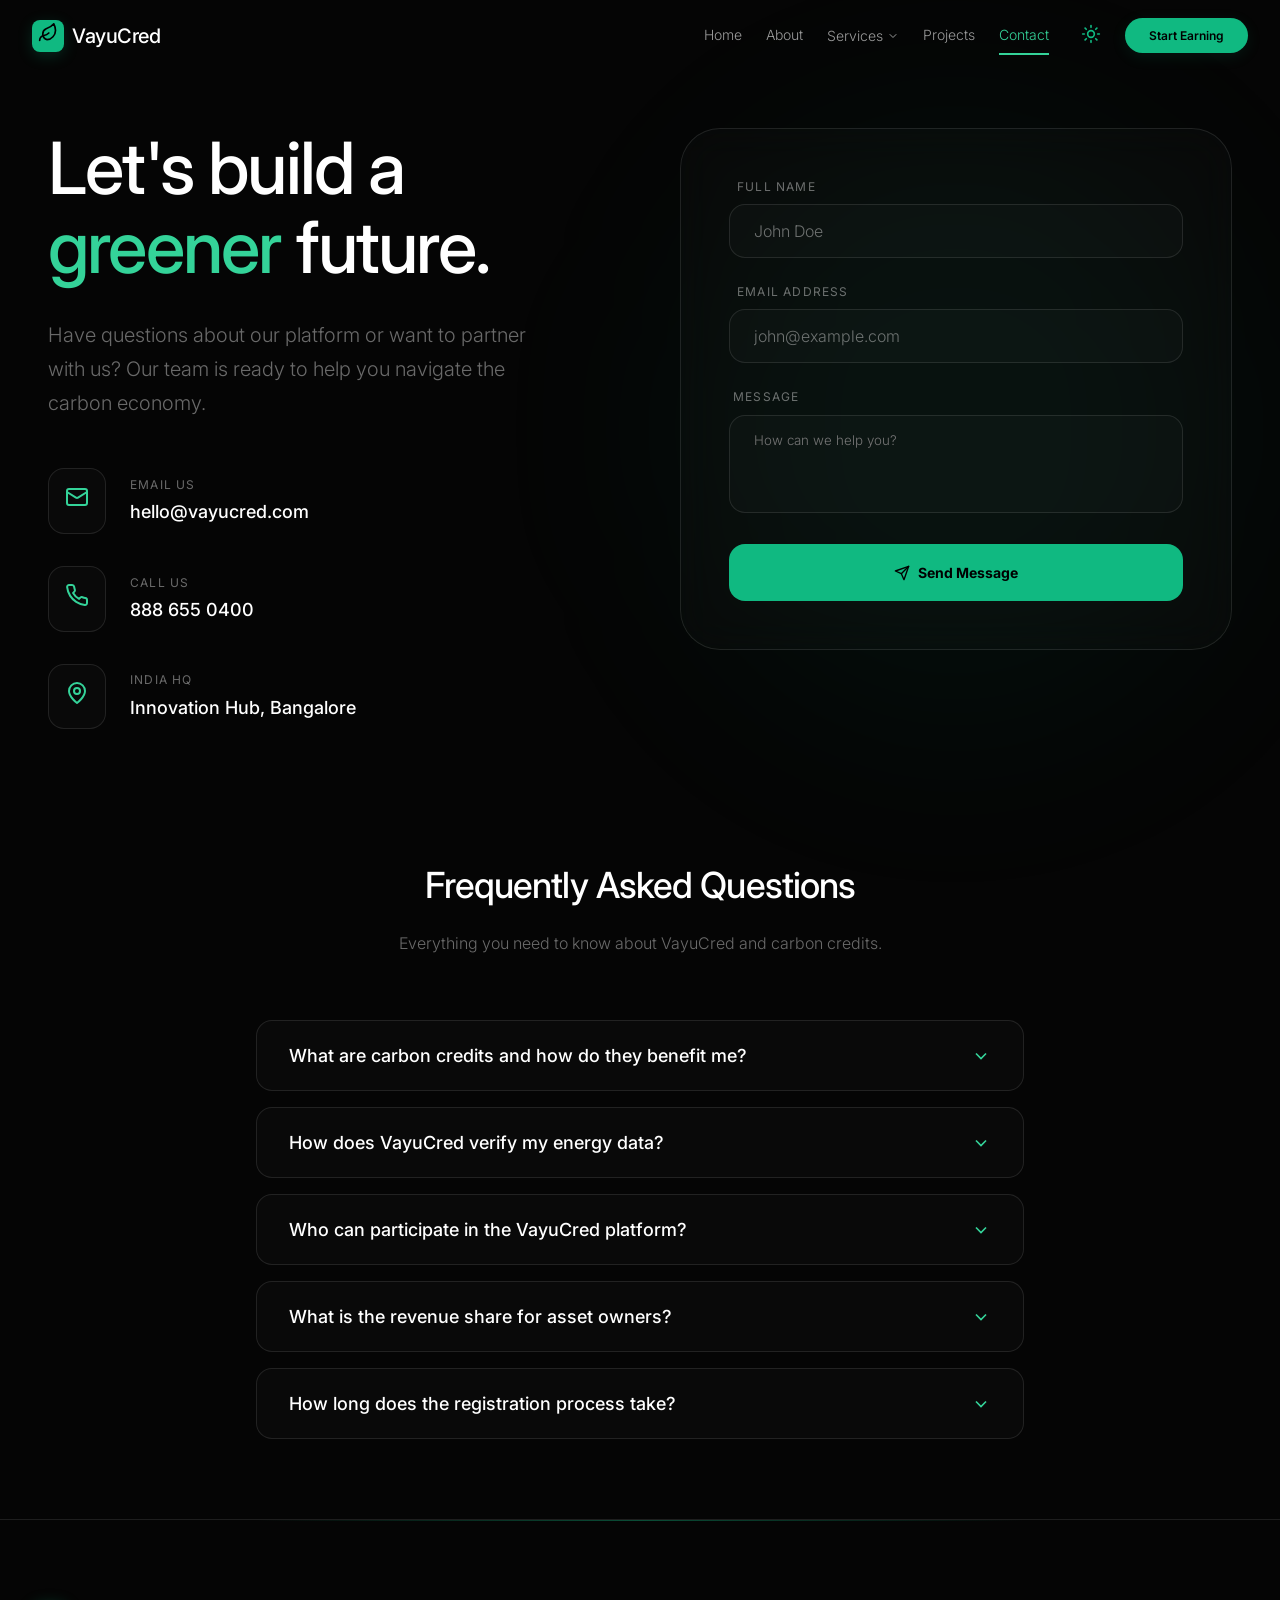
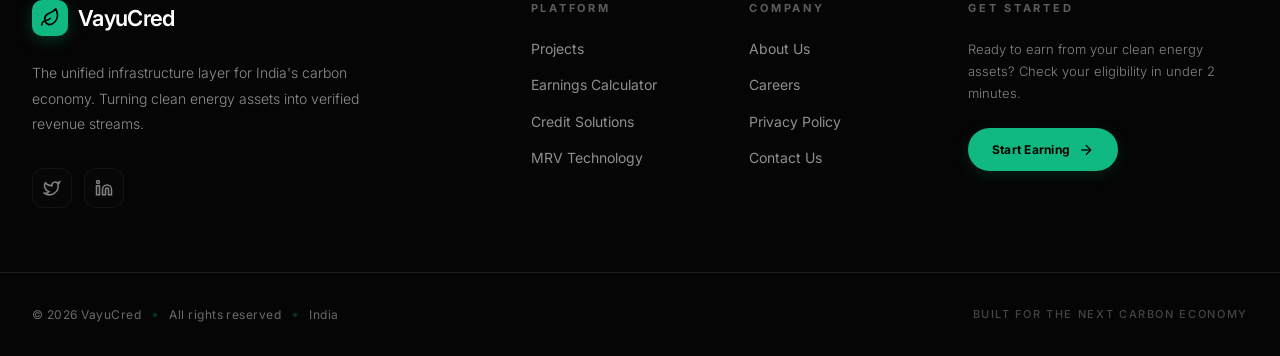
<file: contact.html>
<!DOCTYPE html>
<html lang="en">
<head>
  <meta charset="UTF-8">
  <meta name="viewport" content="width=device-width, initial-scale=1.0">
  <title>Contact Us – VayuCred</title>
  <meta name="description" content="Contact VayuCred to start earning carbon credits from your solar or EV assets.">
  <style>
  /* ===== Google Fonts ===== */
  @import url('https://fonts.googleapis.com/css2?family=Inter:wght@100;200;300;400;500;600;700;800;900&display=swap');

  /* ===== CSS Custom Properties (Design Tokens) ===== */
  :root {
    --bg-primary: #050505;
    --text-primary: #ffffff;
    --text-muted: rgba(255, 255, 255, 0.4);
    --border-color: rgba(255, 255, 255, 0.1);
    --card-bg: rgba(255, 255, 255, 0.02);
    --emerald-300: #6ee7b7;
    --emerald-400: #34d399;
    --emerald-500: #10b981;
    --emerald-600: #059669;
    --emerald-700: #047857;
    --teal-300: #5eead4;
    --blue-400: #60a5fa;
    --blue-500: #3b82f6;
    --blue-600: #2563eb;
    --red-400: #f87171;
    --red-500: #ef4444;
    --amber-400: #fbbf24;
    --font-sans: "Inter", ui-sans-serif, system-ui, -apple-system, sans-serif;
  }

  html.light {
    --bg-primary: #ffffff;
    --text-primary: #050505;
    --text-muted: rgba(0, 0, 0, 0.5);
    --border-color: rgba(0, 0, 0, 0.12);
    --card-bg: rgba(0, 0, 0, 0.03);
    --shadow-color: rgba(0, 0, 0, 0.08);
  }

  /* ===== Light Mode Global Overrides ===== */
  /* Boost muted text contrast on light backgrounds */
  html.light .hero-desc,
  html.light .hero-note,
  html.light .section-subtitle,
  html.light .footer-brand p,
  html.light .footer-link,
  html.light .contact-desc,
  html.light .apply-hero p { opacity: 0.7 !important; }

  html.light .section-label,
  html.light .footer-heading,
  html.light .form-label,
  html.light .contact-label,
  html.light .field label { opacity: 0.6 !important; }

  /* Ensure SVG icons using currentColor are visible */
  html.light svg[stroke="currentColor"] { color: var(--text-primary); }

  /* Cards get subtle shadow in light mode for depth */
  html.light .card,
  html.light .step-card,
  html.light .value-card,
  html.light .calc-wrap,
  html.light .revenue-card,
  html.light .step-box,
  html.light .faq-item,
  html.light .about-stat-card,
  html.light .about-how-card,
  html.light .registry-item,
  html.light .contact-form-card {
    box-shadow: 0 2px 16px var(--shadow-color);
  }

  html.light .card:hover,
  html.light .step-card:hover,
  html.light .step-box:hover { box-shadow: 0 8px 32px rgba(0,0,0,0.1); }

  /* Nav CTA stays dark on light bg */
  html.light .nav-cta { background: var(--emerald-600); color: #fff; }
  html.light .nav-cta:hover { background: var(--emerald-500); }

  /* Mobile drawer light */
  html.light .mobile-drawer { box-shadow: 20px 0 60px -15px rgba(0,0,0,0.1); }
  html.light .mobile-cta { color: #fff; }

  /* Social links in light mode */
  html.light .social-link { opacity: 0.7; }
  html.light .social-link:hover { opacity: 1; }

  /* Scroll to top button */
  html.light .scroll-top-btn { box-shadow: 0 4px 16px rgba(0,0,0,0.1); }
  html.light .scroll-top-btn:hover { color: #fff; }

  /* Badge text more visible */
  html.light .badge-default { opacity: 0.7; }

  /* Form inputs */
  html.light .form-input,
  html.light .form-input-sm,
  html.light .form-textarea { background: rgba(0,0,0,0.02); border-color: rgba(0,0,0,0.15); }
  html.light .form-input:focus,
  html.light .form-textarea:focus { border-color: var(--emerald-500); }

  /* ===== Reset & Base ===== */
  *, *::before, *::after { box-sizing: border-box; margin: 0; padding: 0; }

  html { scroll-behavior: smooth; }
  [id] { scroll-margin-top: 120px; }

  body {
    font-family: var(--font-sans);
    background: var(--bg-primary);
    color: var(--text-primary);
    -webkit-font-smoothing: antialiased;
    -moz-osx-font-smoothing: grayscale;
    transition: background-color 0.3s, color 0.3s;
    line-height: 1.6;
  }

  a { color: inherit; text-decoration: none; }
  img { max-width: 100%; display: block; }
  button { cursor: pointer; font-family: inherit; border: none; background: none; }
  input, textarea, select { font-family: inherit; }
  ul, ol { list-style: none; }

  ::selection { background: rgba(16, 185, 129, 0.3); }

  :focus-visible {
    outline: none;
    box-shadow: 0 0 0 2px var(--emerald-500), 0 0 0 4px var(--bg-primary);
  }

  /* ===== Utility Classes ===== */
  .container { max-width: 1280px; margin: 0 auto; padding: 0 1.5rem; }
  .container-sm { max-width: 768px; margin: 0 auto; padding: 0 1.5rem; }
  .container-md { max-width: 1024px; margin: 0 auto; padding: 0 1.5rem; }

  .sr-only {
    position: absolute; width: 1px; height: 1px; padding: 0; margin: -1px;
    overflow: hidden; clip: rect(0,0,0,0); white-space: nowrap; border: 0;
  }

  .text-gradient {
    background: linear-gradient(to right, var(--emerald-400), var(--teal-300), var(--blue-400));
    -webkit-background-clip: text; background-clip: text; color: transparent;
  }

  .bg-vayu { background: var(--bg-primary); }
  .text-vayu { color: var(--text-primary); }
  .bg-card { background: var(--card-bg); }
  .border-vayu { border-color: var(--border-color); }
  .text-emerald { color: var(--emerald-400); }

  /* ===== Navigation ===== */
  .nav {
    position: fixed; top: 0; left: 0; width: 100%; z-index: 50;
    padding: 1rem 2rem; display: flex; justify-content: space-between; align-items: center;
    transition: all 0.3s; border-bottom: 1px solid transparent;
  }
  .nav.scrolled {
    background: rgba(5,5,5,0.8); backdrop-filter: blur(20px);
    border-bottom-color: var(--border-color);
    box-shadow: 0 4px 30px rgba(0,0,0,0.3);
  }
  html.light .nav.scrolled { background: rgba(255,255,255,0.9); box-shadow: 0 2px 20px rgba(0,0,0,0.08); }

  .nav-logo { display: flex; align-items: center; gap: 0.5rem; font-size: 1.25rem; font-weight: 500; letter-spacing: -0.025em; }
  .nav-logo-icon {
    width: 2rem; height: 2rem; border-radius: 0.5rem; background: var(--emerald-500);
    display: flex; align-items: center; justify-content: center;
    transition: transform 0.3s; box-shadow: 0 4px 15px rgba(16,185,129,0.2);
  }
  .nav-logo:hover .nav-logo-icon { transform: rotate(12deg); }
  .nav-logo:hover span { color: var(--emerald-400); }
  .nav-logo span { transition: color 0.3s; }

  .nav-links { display: none; gap: 1.5rem; font-size: 0.875rem; font-weight: 300; align-items: center; }
  @media (min-width: 768px) { .nav-links { display: flex; } }

  .nav-link {
    opacity: 0.6; transition: all 0.3s; padding: 0.5rem 0; position: relative;
    display: flex; align-items: center; gap: 0.25rem; background: none; border: none;
    color: var(--text-primary); font-size: 0.875rem; font-weight: 300;
  }
  .nav-link:hover, .nav-link.active { opacity: 1; }
  .nav-link.active::after {
    content: ''; position: absolute; bottom: 0; left: 0; width: 100%;
    height: 2px; background: var(--emerald-400);
  }
  .nav-link.active { color: var(--emerald-400); }

  .nav-dropdown { position: relative; }
  .nav-dropdown-menu {
    position: absolute; top: 100%; left: 0; padding-top: 0.5rem;
    opacity: 0; visibility: hidden; transform: translateY(10px);
    transition: all 0.2s;
  }
  .nav-dropdown:hover .nav-dropdown-menu,
  .nav-dropdown:focus-within .nav-dropdown-menu {
    opacity: 1; visibility: visible; transform: translateY(0);
  }
  .nav-dropdown-inner {
    background: rgba(5,5,5,0.9); backdrop-filter: blur(20px);
    border: 1px solid var(--border-color); border-radius: 1rem;
    padding: 0.5rem; min-width: 200px; box-shadow: 0 20px 50px rgba(0,0,0,0.5);
  }
  html.light .nav-dropdown-inner { background: rgba(255,255,255,0.95); box-shadow: 0 10px 40px rgba(0,0,0,0.12); }
  .nav-dropdown-item {
    display: block; width: 100%; text-align: left; padding: 0.625rem 1rem;
    font-size: 0.8125rem; font-weight: 300; opacity: 0.6; border-radius: 0.75rem;
    transition: all 0.2s; color: var(--text-primary);
  }
  .nav-dropdown-item:hover { opacity: 1; color: var(--emerald-400); background: var(--card-bg); }

  .nav-cta {
    display: none; padding: 0.5rem 1.5rem; background: var(--emerald-500);
    color: #000; border-radius: 9999px; font-weight: 600; font-size: 0.75rem;
    transition: all 0.3s; box-shadow: 0 4px 15px rgba(16,185,129,0.1);
  }
  @media (min-width: 768px) { .nav-cta { display: block; } }
  .nav-cta:hover { background: var(--emerald-400); }
  .nav-cta:active { transform: scale(0.95); }

  .nav-actions { display: flex; align-items: center; gap: 1rem; margin-left: auto; }

  .theme-toggle {
    padding: 0.5rem; border-radius: 9999px; transition: all 0.3s;
    color: var(--emerald-500); background: none; border: none;
  }
  .theme-toggle:hover { background: var(--card-bg); }

  .menu-toggle { display: block; padding: 0.5rem; border-radius: 9999px; transition: all 0.3s; }
  @media (min-width: 768px) { .menu-toggle { display: none; } }
  .menu-toggle:hover { background: var(--card-bg); }

  /* ===== Mobile Menu ===== */
  .mobile-overlay {
    position: fixed; inset: 0; background: rgba(5,5,5,0.8); backdrop-filter: blur(4px);
    z-index: 100; opacity: 0; visibility: hidden; transition: all 0.3s;
  }
  .mobile-overlay.open { opacity: 1; visibility: visible; }
  html.light .mobile-overlay { background: rgba(0,0,0,0.3); }

  .mobile-drawer {
    position: fixed; top: 0; left: 0; height: 100%; width: 85%; max-width: 320px;
    background: var(--bg-primary); border-right: 1px solid var(--border-color);
    z-index: 101; display: flex; flex-direction: column;
    box-shadow: 20px 0 60px -15px rgba(0,0,0,0.5);
    transform: translateX(-100%); transition: transform 0.35s cubic-bezier(0.16,1,0.3,1);
  }
  .mobile-drawer.open { transform: translateX(0); }
  @media (min-width: 768px) { .mobile-drawer { display: none; } .mobile-overlay { display: none; } }

  .mobile-drawer-header {
    padding: 1.5rem; display: flex; justify-content: space-between; align-items: center;
    border-bottom: 1px solid var(--border-color);
  }
  .mobile-drawer-content { flex: 1; overflow-y: auto; padding: 1.5rem 1rem; }
  .mobile-menu-item {
    display: flex; align-items: center; gap: 0.875rem; padding: 0.875rem;
    border-radius: 1rem; transition: all 0.2s; width: 100%; color: var(--text-primary);
    font-weight: 500; font-size: 0.9375rem; letter-spacing: -0.01em;
  }
  .mobile-menu-item:hover { background: var(--card-bg); }
  .mobile-menu-item svg { width: 1.25rem; height: 1.25rem; opacity: 0.4; }
  .mobile-menu-item:hover svg { opacity: 1; color: var(--emerald-400); }
  .mobile-menu-item span { opacity: 0.7; }
  .mobile-menu-item:hover span { opacity: 1; }

  .mobile-submenu-toggle {
    display: flex; align-items: center; justify-content: space-between;
    width: 100%; padding: 0.875rem; border-radius: 1rem; transition: all 0.2s;
    color: var(--text-primary);
  }
  .mobile-submenu-toggle.expanded { background: rgba(16,185,129,0.1); color: var(--emerald-400); }

  .mobile-submenu {
    max-height: 0; overflow: hidden; transition: max-height 0.3s ease;
    margin-left: 0.5rem;
  }
  .mobile-submenu.expanded { max-height: 500px; }
  .mobile-submenu-inner {
    background: var(--card-bg); border: 1px solid var(--border-color);
    border-radius: 1rem; padding: 0.5rem; margin-top: 0.5rem;
  }
  .mobile-submenu-link {
    display: block; padding: 0.625rem 1rem; font-size: 0.8125rem; font-weight: 300;
    opacity: 0.5; border-radius: 0.75rem; transition: all 0.2s; color: var(--text-primary);
  }
  .mobile-submenu-link:hover { opacity: 1; color: var(--emerald-400); background: rgba(16,185,129,0.05); }

  .mobile-drawer-footer {
    padding: 1.5rem; border-top: 1px solid var(--border-color);
  }
  .mobile-cta {
    display: flex; align-items: center; justify-content: center; width: 100%;
    padding: 1rem; background: var(--emerald-500); color: #000; border-radius: 1rem;
    font-weight: 600; font-size: 0.875rem; transition: all 0.3s;
    box-shadow: 0 4px 15px rgba(16,185,129,0.1);
  }
  .mobile-cta:hover { background: var(--emerald-400); }

  /* ===== Footer ===== */
  .footer {
    padding: 0; border-top: 1px solid var(--border-color);
    background: var(--bg-primary); position: relative; overflow: hidden;
  }

  /* Subtle gradient glow behind footer for depth */
  .footer::before {
    content: ''; position: absolute; top: 0; left: 50%; transform: translateX(-50%);
    width: 60%; height: 1px;
    background: linear-gradient(to right, transparent, var(--emerald-500), transparent);
    opacity: 0.4;
  }

  /* --- Top Section: Main Grid --- */
  .footer-main {
    max-width: 1280px; margin: 0 auto; padding: 5rem 2rem 4rem;
    display: grid; grid-template-columns: 1fr; gap: 3rem;
  }
  @media (min-width: 768px) {
    .footer-main { grid-template-columns: 2.5fr 1fr 1fr 1.5fr; gap: 2rem; }
  }

  /* Brand Column */
  .footer-brand {}
  .footer-brand-logo {
    display: flex; align-items: center; gap: 0.625rem;
    margin-bottom: 1.5rem;
  }
  .footer-brand-icon {
    width: 2.25rem; height: 2.25rem; border-radius: 0.625rem;
    background: var(--emerald-500); display: flex; align-items: center; justify-content: center;
    box-shadow: 0 4px 15px rgba(16,185,129,0.25); transition: transform 0.3s;
  }
  .footer-brand-logo:hover .footer-brand-icon { transform: rotate(12deg); }
  .footer-brand-icon svg { width: 1.25rem; height: 1.25rem; color: #000; }

  .footer-brand-name {
    font-size: 1.375rem; font-weight: 600; letter-spacing: -0.03em;
    color: var(--text-primary);
  }

  .footer-brand-desc {
    font-size: 0.875rem; font-weight: 300; line-height: 1.8;
    opacity: 0.55; max-width: 22rem; margin-bottom: 2rem;
  }
  html.light .footer-brand-desc { opacity: 0.65; }

  /* Social Icons Row */
  .footer-socials {
    display: flex; align-items: center; gap: 0.75rem;
  }
  .footer-social-link {
    width: 2.5rem; height: 2.5rem; border-radius: 0.75rem;
    display: flex; align-items: center; justify-content: center;
    background: var(--card-bg); border: 1px solid var(--border-color);
    color: var(--text-primary); opacity: 0.5;
    transition: all 0.3s cubic-bezier(0.34,1.56,0.64,1);
  }
  .footer-social-link:hover {
    opacity: 1; transform: translateY(-3px) scale(1.05);
    box-shadow: 0 8px 24px rgba(16,185,129,0.2);
  }

  /* Twitter/X icon hover — VayuCred teal */
  .footer-social-link[aria-label="Twitter"]:hover,
  .footer-social-link[aria-label="X"]:hover {
    background: rgba(16,185,129,0.12); border-color: var(--emerald-400);
    color: var(--emerald-400);
  }

  /* LinkedIn icon hover — VayuCred blue accent */
  .footer-social-link[aria-label="LinkedIn"]:hover {
    background: rgba(96,165,250,0.12); border-color: var(--blue-400);
    color: var(--blue-400);
  }

  .footer-social-link svg { width: 1.125rem; height: 1.125rem; }

  /* Light mode social adjustments */
  html.light .footer-social-link {
    opacity: 0.6; box-shadow: 0 1px 4px rgba(0,0,0,0.06);
  }
  html.light .footer-social-link:hover { opacity: 1; }

  /* Link Columns */
  .footer-col {}
  .footer-heading {
    font-size: 0.6875rem; text-transform: uppercase; letter-spacing: 0.25em;
    font-weight: 700; margin-bottom: 1.25rem; opacity: 0.35;
    color: var(--text-primary);
  }
  html.light .footer-heading { opacity: 0.5; }

  .footer-links { display: flex; flex-direction: column; gap: 0.875rem; }
  .footer-link {
    font-size: 0.875rem; font-weight: 400; opacity: 0.55;
    transition: all 0.25s; position: relative; display: inline-block; width: fit-content;
    color: var(--text-primary);
  }
  .footer-link::after {
    content: ''; position: absolute; bottom: -2px; left: 0;
    width: 0; height: 1px; background: var(--emerald-400);
    transition: width 0.3s cubic-bezier(0.34,1.56,0.64,1);
  }
  .footer-link:hover { opacity: 1; color: var(--emerald-400); }
  .footer-link:hover::after { width: 100%; }

  html.light .footer-link { opacity: 0.65; }
  html.light .footer-link:hover { opacity: 1; }

  /* Newsletter / CTA Column */
  .footer-cta-col {}
  .footer-cta-title {
    font-size: 0.6875rem; text-transform: uppercase; letter-spacing: 0.25em;
    font-weight: 700; margin-bottom: 1.25rem; opacity: 0.35;
    color: var(--text-primary);
  }
  html.light .footer-cta-title { opacity: 0.5; }

  .footer-cta-text {
    font-size: 0.8125rem; font-weight: 300; opacity: 0.5;
    line-height: 1.7; margin-bottom: 1.5rem;
  }
  html.light .footer-cta-text { opacity: 0.6; }

  .footer-cta-btn {
    display: inline-flex; align-items: center; gap: 0.5rem;
    padding: 0.75rem 1.5rem; border-radius: 9999px;
    background: var(--emerald-500); color: #000;
    font-weight: 700; font-size: 0.75rem; letter-spacing: 0.02em;
    transition: all 0.3s; border: none;
    box-shadow: 0 4px 15px rgba(16,185,129,0.15);
  }
  .footer-cta-btn:hover {
    background: var(--emerald-400);
    box-shadow: 0 8px 25px rgba(16,185,129,0.25);
    transform: translateY(-1px);
  }
  .footer-cta-btn:active { transform: scale(0.97) translateY(0); }
  .footer-cta-btn svg { width: 1rem; height: 1rem; }

  html.light .footer-cta-btn { color: #fff; background: var(--emerald-600); }
  html.light .footer-cta-btn:hover { background: var(--emerald-500); }

  /* --- Bottom Bar: Copyright --- */
  .footer-bottom-bar {
    max-width: 1280px; margin: 0 auto;
    padding: 2rem 2rem; border-top: 1px solid var(--border-color);
    display: flex; flex-direction: column; gap: 1rem;
    align-items: center; justify-content: space-between;
  }
  @media (min-width: 768px) { .footer-bottom-bar { flex-direction: row; } }

  .footer-copyright {
    display: flex; align-items: center; gap: 0.75rem;
    font-size: 0.75rem; font-weight: 400; letter-spacing: 0.04em;
    opacity: 0.4; color: var(--text-primary);
  }
  html.light .footer-copyright { opacity: 0.5; }

  /* Decorative diamond separator between copyright items */
  .footer-dot {
    width: 4px; height: 4px; border-radius: 1px; transform: rotate(45deg);
    background: var(--emerald-500); opacity: 0.6; flex-shrink: 0;
  }

  .footer-tagline {
    font-size: 0.6875rem; font-weight: 500; letter-spacing: 0.15em;
    text-transform: uppercase; opacity: 0.25; color: var(--text-primary);
  }
  html.light .footer-tagline { opacity: 0.35; }

  /* ===== Scroll to Top ===== */
  .scroll-top-btn {
    position: fixed; bottom: 2rem; right: 2rem; z-index: 40;
    width: 3rem; height: 3rem; border-radius: 9999px;
    background: var(--card-bg); border: 1px solid var(--border-color);
    backdrop-filter: blur(12px); display: flex; align-items: center; justify-content: center;
    opacity: 0; visibility: hidden; transform: translateY(20px);
    transition: all 0.3s; color: var(--emerald-400);
    box-shadow: 0 8px 32px rgba(0,0,0,0.2);
  }
  .scroll-top-btn.visible { opacity: 1; visibility: visible; transform: translateY(0); }
  .scroll-top-btn:hover {
    background: var(--emerald-500); color: #000;
    box-shadow: 0 8px 32px rgba(16,185,129,0.3);
  }

  /* ===== Common Components ===== */
  .section { padding: 8rem 1.5rem; }
  .section-border { border-top: 1px solid var(--border-color); }

  .badge {
    display: inline-block; padding: 0.375rem 1rem; border-radius: 9999px;
    font-size: 0.625rem; text-transform: uppercase; letter-spacing: 0.25em; font-weight: 700;
  }
  .badge-emerald { background: rgba(16,185,129,0.1); border: 1px solid rgba(16,185,129,0.3); color: var(--emerald-400); }
  .badge-default { background: var(--card-bg); border: 1px solid var(--border-color); color: var(--text-primary); opacity: 0.5; }

  .btn {
    display: inline-flex; align-items: center; justify-content: center; gap: 0.5rem;
    padding: 1.25rem 2.5rem; border-radius: 9999px; font-weight: 700;
    font-size: 0.875rem; transition: all 0.3s; border: none;
  }
  .btn:active { transform: scale(0.95); }

  .btn-primary { background: var(--emerald-500); color: #000; }
  .btn-primary:hover { background: var(--emerald-400); }

  .btn-secondary {
    background: var(--card-bg); color: var(--text-primary);
    border: 1px solid var(--border-color); backdrop-filter: blur(12px);
  }
  .btn-secondary:hover { opacity: 0.8; }

  .btn-outline {
    background: transparent; color: var(--emerald-400);
    border: 1px solid rgba(16,185,129,0.2); background: rgba(16,185,129,0.05);
  }
  .btn-outline:hover { background: rgba(16,185,129,0.1); }

  .btn-sm { padding: 0.75rem 1.5rem; font-size: 0.75rem; }
  .btn-lg { padding: 1.25rem 2.5rem; font-size: 1rem; }
  .btn-block { width: 100%; }

  .card {
    padding: 2rem; border-radius: 1.5rem;
    background: var(--card-bg); border: 1px solid var(--border-color);
    transition: all 0.3s;
  }
  .card-lg { padding: 2.5rem; border-radius: 3rem; }
  .card:hover { border-color: rgba(16,185,129,0.2); }

  .section-label {
    font-size: 0.75rem; text-transform: uppercase; letter-spacing: 0.4em;
    color: var(--emerald-500); font-weight: 600; margin-bottom: 1rem; display: block;
  }
  .section-title {
    font-size: 2.25rem; font-weight: 300; letter-spacing: -0.025em; line-height: 1.2;
  }
  @media (min-width: 768px) { .section-title { font-size: 3.75rem; } }

  .section-subtitle {
    font-size: 1.125rem; font-weight: 300; opacity: 0.6; line-height: 1.7;
  }
  @media (min-width: 768px) { .section-subtitle { font-size: 1.5rem; } }

  /* Input styles */
  .form-label {
    display: block; font-size: 0.75rem; text-transform: uppercase;
    letter-spacing: 0.1em; opacity: 0.4; margin-bottom: 1rem;
  }
  .form-input {
    width: 100%; background: var(--card-bg); border: 1px solid var(--border-color);
    border-radius: 1rem; padding: 1rem 1.5rem; font-size: 1.5rem; font-weight: 300;
    color: var(--text-primary); transition: all 0.3s;
  }
  .form-input:focus { outline: none; border-color: rgba(16,185,129,0.5); }
  .form-input::placeholder { color: var(--text-muted); }

  .form-input-sm {
    width: 100%;
    background: var(--card-bg);
    border: 1px solid var(--border-color);
    border-radius: 1rem;
    padding: 1rem 1.5rem;
    font-size: 1rem;
    font-weight: 300;
    color: var(--text-primary);
    transition: all 0.3s;
  }
  .form-input-sm:focus { outline: none; border-color: rgba(16,185,129,0.5); }
  .form-input-sm::placeholder { color: var(--text-muted); }

  .form-textarea {
    width: 100%; background: var(--card-bg); border: 1px solid var(--border-color);
    border-radius: 1rem; padding: 1rem 1.5rem; font-weight: 300;
    color: var(--text-primary); transition: all 0.3s; resize: none;
  }
  .form-textarea:focus { outline: none; border-color: rgba(16,185,129,0.5); }

  .form-error { border-color: rgba(239,68,68,0.5) !important; background: rgba(239,68,68,0.05) !important; }
  .form-success { border-color: rgba(16,185,129,0.5) !important; background: rgba(16,185,129,0.05) !important; }
  .error-text { font-size: 0.625rem; color: var(--red-400); font-weight: 500; }

  /* ===== Animations ===== */
  @keyframes fadeInUp {
    from { opacity: 0; transform: translateY(20px); }
    to { opacity: 1; transform: translateY(0); }
  }
  @keyframes fadeIn {
    from { opacity: 0; }
    to { opacity: 1; }
  }
  @keyframes pulse-glow {
    0%, 100% { opacity: 0.2; transform: scale(1); }
    50% { opacity: 0.4; transform: scale(1.1); }
  }
  @keyframes float {
    0%, 100% { transform: translateY(0); }
    50% { transform: translateY(-4px); }
  }
  @keyframes shimmer {
    0% { transform: translateX(-100%); }
    100% { transform: translateX(200%); }
  }
  @keyframes breathe {
    0%, 100% { opacity: 0.96; transform: scale(1); }
    50% { opacity: 1; transform: scale(1.04); }
  }

  .animate-fade-in-up { animation: fadeInUp 0.8s cubic-bezier(0.21,0.47,0.32,0.98) forwards; }
  .animate-fade-in { animation: fadeIn 0.8s ease forwards; }
  .animate-float { animation: float 3s ease-in-out infinite; }
  .animate-pulse-glow { animation: pulse-glow 8s ease-in-out infinite; }
  .animate-breathe { animation: breathe 5s ease-in-out infinite; }
  .animate-shimmer { animation: shimmer 6s linear infinite; }

  .delay-100 { animation-delay: 0.1s; }
  .delay-200 { animation-delay: 0.2s; }
  .delay-300 { animation-delay: 0.3s; }
  .delay-400 { animation-delay: 0.4s; }
  .delay-500 { animation-delay: 0.5s; }

  /* Intersection Observer fade-in */
  .reveal { opacity: 0; transform: translateY(20px); transition: opacity 0.8s cubic-bezier(0.21,0.47,0.32,0.98), transform 0.8s cubic-bezier(0.21,0.47,0.32,0.98); }
  .reveal.visible { opacity: 1; transform: translateY(0); }

  /* Responsive Grid Helpers */
  .grid-1 { display: grid; grid-template-columns: 1fr; gap: 2rem; }
  .grid-2 { display: grid; grid-template-columns: 1fr; gap: 2rem; }
  .grid-3 { display: grid; grid-template-columns: 1fr; gap: 2rem; }
  .grid-4 { display: grid; grid-template-columns: 1fr; gap: 2rem; }
  .grid-5 { display: grid; grid-template-columns: 1fr; gap: 1rem; }

  @media (min-width: 768px) {
    .grid-2 { grid-template-columns: repeat(2, 1fr); }
    .grid-3 { grid-template-columns: repeat(3, 1fr); }
    .grid-4 { grid-template-columns: repeat(4, 1fr); }
    .grid-5 { grid-template-columns: repeat(5, 1fr); }
  }

  /* ===== SVG Icons (Lucide inline) ===== */
  .icon { width: 1.25rem; height: 1.25rem; display: inline-block; vertical-align: middle; }
  .icon-sm { width: 1rem; height: 1rem; }
  .icon-lg { width: 1.5rem; height: 1.5rem; }
  .icon-xl { width: 2rem; height: 2rem; }
  .icon-2xl { width: 2.5rem; height: 2.5rem; }

  /* Social link styles */
  .social-link {
    padding: 1rem; border-radius: 1rem; background: var(--card-bg);
    border: 1px solid var(--border-color); opacity: 0.5; transition: all 0.3s;
    display: flex; align-items: center; justify-content: center; color: var(--text-primary);
  }
  .social-link:hover {
    opacity: 1; color: var(--emerald-400); border-color: rgba(16,185,129,0.3);
    box-shadow: 0 0 20px rgba(16,185,129,0.1);
  }
  </style>
  <style>
  /* Contact Page Styles */
  .contact-grid { display: grid; grid-template-columns: 1fr; gap: 5rem; }
  @media(min-width:1024px) { .contact-grid { grid-template-columns: 1fr 1fr; } }

  .contact-info h1 { font-size: 3rem; font-weight: 500; letter-spacing: -0.025em; line-height: 1.1; margin-bottom: 2rem; }
  @media(min-width:768px) { .contact-info h1 { font-size: 4.5rem; } }
  .contact-desc { font-size: 1.25rem; opacity: 0.4; font-weight: 300; line-height: 1.7; margin-bottom: 3rem; max-width: 32rem; }
  .contact-items { display: flex; flex-direction: column; gap: 2rem; }
  .contact-item { display: flex; align-items: center; gap: 1.5rem; }
  .contact-icon-box { padding: 1rem; border-radius: 1rem; background: var(--card-bg); border: 1px solid var(--border-color); transition: all 0.3s; }
  html.light .contact-icon-box { background: rgba(0,0,0,0.04); }
  html.light .contact-desc { opacity: 0.65 !important; }
  html.light .contact-label { opacity: 0.55 !important; }
  html.light .faq-question { color: var(--text-primary); }
  html.light .faq-answer-inner { opacity: 0.7; }
  html.light .contact-glow { background: rgba(16,185,129,0.08); }
  .contact-item:hover .contact-icon-box { background: rgba(16,185,129,0.1); border-color: rgba(16,185,129,0.2); }
  .contact-icon-box svg { width: 1.5rem; height: 1.5rem; color: var(--emerald-400); }
  .contact-label { font-size: 0.75rem; text-transform: uppercase; letter-spacing: 0.1em; opacity: 0.4; margin-bottom: 0.25rem; }
  .contact-value { font-size: 1.125rem; font-weight: 500; transition: color 0.3s; }
  a.contact-value:hover { color: var(--emerald-400); }

  .contact-form-wrap { position: relative; }
  .contact-glow { position: absolute; inset: 0; background: rgba(16,185,129,0.05); filter: blur(100px); border-radius: 9999px; }
  .contact-form-card { position: relative; background: var(--card-bg); backdrop-filter: blur(20px); border: 1px solid var(--border-color); border-radius: 2.5rem; padding: 2rem; }
  @media(min-width:768px) { .contact-form-card { padding: 3rem; } }
  .form-group { margin-bottom: 1.5rem; }
  .form-group label { display: block; font-size: 0.75rem; text-transform: uppercase; letter-spacing: 0.1em; opacity: 0.4; margin-left: 0.25rem; margin-bottom: 0.5rem; }
  .form-group-header { display: flex; justify-content: space-between; align-items: center; margin-left: 0.25rem; margin-bottom: 0.5rem; }
  .form-group-header label { margin-bottom: 0; }

  /* FAQ */
  .faq-section { margin-top: 8rem; max-width: 48rem; margin-left: auto; margin-right: auto; }
  .faq-list { display: flex; flex-direction: column; gap: 1rem; }
  .faq-item { border: 1px solid var(--border-color); border-radius: 1rem; overflow: hidden; background: var(--card-bg); }
  .faq-question { width: 100%; padding: 1.5rem 2rem; text-align: left; display: flex; justify-content: space-between; align-items: center; transition: background 0.3s; font-size: 1.125rem; font-weight: 500; color: var(--text-primary); }
  .faq-question:hover { background: var(--card-bg); }
  .faq-question svg { color: var(--emerald-400); flex-shrink: 0; transition: transform 0.3s; }
  .faq-question.open svg { transform: rotate(180deg); }
  .faq-answer { max-height: 0; overflow: hidden; transition: max-height 0.4s ease; }
  .faq-answer-inner { padding: 0 2rem 2rem; opacity: 0.6; font-weight: 300; line-height: 1.7; }
  </style>

  <style id="mobile-performance-overrides">
  /* Mobile layout stability + faster interactions */
  @media (max-width: 767px) {
    .container, .container-sm, .container-md { padding: 0 1rem; }
    .section { padding: 5rem 1rem; }

    .section-title { font-size: 2rem !important; line-height: 1.2 !important; }
    .section-subtitle { font-size: 1rem !important; }
    .hero-title { font-size: 2.25rem !important; line-height: 1.15 !important; }
    .hero-desc { font-size: 1rem !important; }

    .btn { padding: 0.85rem 1.1rem !important; font-size: 0.875rem !important; }
    .btn-lg { padding: 0.95rem 1.2rem !important; font-size: 0.9rem !important; }
    .btn-sm { padding: 0.7rem 0.95rem !important; font-size: 0.78rem !important; }
    .btn-block { width: 100%; }

    .card, .card-lg, .contact-form-card, .value-card, .revenue-card, .step-box {
      padding: 1.25rem !important;
      border-radius: 1.25rem !important;
    }

    .nav { padding: 0.75rem 1rem !important; }
    .faq-question { padding: 1rem 1rem !important; font-size: 1rem !important; }
    .faq-answer-inner { padding: 0 1rem 1rem !important; }
  }

  /* Faster, less sluggish animation timings */
  .reveal {
    transition: opacity 0.45s cubic-bezier(0.21,0.47,0.32,0.98), transform 0.45s cubic-bezier(0.21,0.47,0.32,0.98) !important;
  }

  .animate-fade-in-up,
  .animate-fade-in {
    animation-duration: 0.45s !important;
  }

  .animate-float { animation-duration: 2.2s !important; }
  .animate-pulse-glow { animation-duration: 3.2s !important; }
  .animate-breathe { animation-duration: 2.8s !important; }
  .animate-shimmer { animation-duration: 2.4s !important; }

  @media (prefers-reduced-motion: reduce) {
    *, *::before, *::after {
      animation-duration: 0.01ms !important;
      animation-iteration-count: 1 !important;
      transition-duration: 0.01ms !important;
      scroll-behavior: auto !important;
    }
  }
  </style>

</head>
<body>
  <div id="nav-placeholder"></div>
  <main id="main-content" style="min-height:100vh;padding:8rem 1.5rem 5rem;">
    <div class="container">
      <div class="contact-grid">
        <!-- Info -->
        <div class="contact-info reveal">
          <h1>Let's build a <span style="color:var(--emerald-400)">greener</span> future.</h1>
          <p class="contact-desc">Have questions about our platform or want to partner with us? Our team is ready to help you navigate the carbon economy.</p>
          <div class="contact-items">
            <div class="contact-item">
              <div class="contact-icon-box"><svg xmlns="http://www.w3.org/2000/svg" width="24" height="24" viewBox="0 0 24 24" fill="none" stroke="currentColor" stroke-width="2" stroke-linecap="round" stroke-linejoin="round"><rect width="20" height="16" x="2" y="4" rx="2"/><path d="m22 7-8.97 5.7a1.94 1.94 0 0 1-2.06 0L2 7"/></svg></div>
              <div><p class="contact-label">Email Us</p><a href="mailto:hello@vayucred.com" class="contact-value">hello@vayucred.com</a></div>
            </div>
            <div class="contact-item">
              <div class="contact-icon-box"><svg xmlns="http://www.w3.org/2000/svg" width="24" height="24" viewBox="0 0 24 24" fill="none" stroke="currentColor" stroke-width="2" stroke-linecap="round" stroke-linejoin="round"><path d="M22 16.92v3a2 2 0 0 1-2.18 2 19.79 19.79 0 0 1-8.63-3.07 19.5 19.5 0 0 1-6-6 19.79 19.79 0 0 1-3.07-8.67A2 2 0 0 1 4.11 2h3a2 2 0 0 1 2 1.72c.127.96.361 1.903.7 2.81a2 2 0 0 1-.45 2.11L8.09 9.91a16 16 0 0 0 6 6l1.27-1.27a2 2 0 0 1 2.11-.45c.907.339 1.85.573 2.81.7A2 2 0 0 1 22 16.92z"/></svg></div>
              <div><p class="contact-label">Call Us</p><a href="tel:8886550400" class="contact-value">888 655 0400</a></div>
            </div>
            <div class="contact-item">
              <div class="contact-icon-box"><svg xmlns="http://www.w3.org/2000/svg" width="24" height="24" viewBox="0 0 24 24" fill="none" stroke="currentColor" stroke-width="2" stroke-linecap="round" stroke-linejoin="round"><path d="M20 10c0 6-8 12-8 12s-8-6-8-12a8 8 0 0 1 16 0Z"/><circle cx="12" cy="10" r="3"/></svg></div>
              <div><p class="contact-label">India HQ</p><p class="contact-value">Innovation Hub, Bangalore</p></div>
            </div>
          </div>
        </div>
        <!-- Form -->
        <div class="contact-form-wrap reveal" data-delay="0.2">
          <div class="contact-glow"></div>
          <div class="contact-form-card">
            <form id="contact-form">
              <div class="form-group">
                <div class="form-group-header"><label for="full-name">Full Name</label><span id="name-error" class="error-text" style="display:none"></span></div>
                <input type="text" id="full-name" required placeholder="John Doe" class="form-input form-input-sm">
              </div>
              <div class="form-group">
                <div class="form-group-header"><label for="email-address">Email Address</label><span id="email-error" class="error-text" style="display:none"></span></div>
                <input type="email" id="email-address" required placeholder="john@example.com" class="form-input form-input-sm">
              </div>
              <div class="form-group">
                <label for="message">Message</label>
                <textarea id="message" required rows="4" placeholder="How can we help you?" class="form-textarea"></textarea>
              </div>
              <button type="submit" id="submit-btn" class="btn btn-primary btn-block" style="padding:1.25rem;border-radius:1rem;">
                <svg xmlns="http://www.w3.org/2000/svg" width="16" height="16" viewBox="0 0 24 24" fill="none" stroke="currentColor" stroke-width="2" stroke-linecap="round" stroke-linejoin="round"><path d="m22 2-7 20-4-9-9-4Z"/><path d="M22 2 11 13"/></svg>
                Send Message
              </button>
            </form>
          </div>
        </div>
      </div>
      <!-- FAQ -->
      <div class="faq-section reveal" data-delay="0.4">
        <div style="text-align:center;margin-bottom:4rem;">
          <h2 style="font-size:2.25rem;font-weight:500;letter-spacing:-0.025em;margin-bottom:1rem;">Frequently Asked Questions</h2>
          <p style="opacity:0.4;font-weight:300;">Everything you need to know about VayuCred and carbon credits.</p>
        </div>
        <div id="faq-list" class="faq-list"></div>
      </div>
    </div>
  </main>
  <div id="footer-placeholder"></div>
  <div id="scroll-top-placeholder"></div>
  <script>
  /**
   * VayuCred - Shared JavaScript
   * Navigation, Theme, Scroll-to-Top, Intersection Observer
   */

  // ===== SVG Icon Helpers =====
  const Icons = {
    leaf: `<svg xmlns="http://www.w3.org/2000/svg" width="20" height="20" viewBox="0 0 24 24" fill="none" stroke="currentColor" stroke-width="2" stroke-linecap="round" stroke-linejoin="round"><path d="M11 20A7 7 0 0 1 9.8 6.9C15.5 4.9 17 3.5 19 1c1 2 2 4.5 2 8 0 5.5-4.78 11-10 11Z"/><path d="M2 21c0-3 1.85-5.36 5.08-6C9.5 14.52 12 13 13 12"/></svg>`,
    menu: `<svg xmlns="http://www.w3.org/2000/svg" width="24" height="24" viewBox="0 0 24 24" fill="none" stroke="currentColor" stroke-width="2" stroke-linecap="round" stroke-linejoin="round"><line x1="4" x2="20" y1="12" y2="12"/><line x1="4" x2="20" y1="6" y2="6"/><line x1="4" x2="20" y1="18" y2="18"/></svg>`,
    x: `<svg xmlns="http://www.w3.org/2000/svg" width="20" height="20" viewBox="0 0 24 24" fill="none" stroke="currentColor" stroke-width="2" stroke-linecap="round" stroke-linejoin="round"><path d="M18 6 6 18"/><path d="m6 6 12 12"/></svg>`,
    sun: `<svg xmlns="http://www.w3.org/2000/svg" width="20" height="20" viewBox="0 0 24 24" fill="none" stroke="currentColor" stroke-width="2" stroke-linecap="round" stroke-linejoin="round"><circle cx="12" cy="12" r="4"/><path d="M12 2v2"/><path d="M12 20v2"/><path d="m4.93 4.93 1.41 1.41"/><path d="m17.66 17.66 1.41 1.41"/><path d="M2 12h2"/><path d="M20 12h2"/><path d="m6.34 17.66-1.41 1.41"/><path d="m19.07 4.93-1.41 1.41"/></svg>`,
    moon: `<svg xmlns="http://www.w3.org/2000/svg" width="20" height="20" viewBox="0 0 24 24" fill="none" stroke="currentColor" stroke-width="2" stroke-linecap="round" stroke-linejoin="round"><path d="M12 3a6 6 0 0 0 9 9 9 9 0 1 1-9-9Z"/></svg>`,
    chevronDown: `<svg xmlns="http://www.w3.org/2000/svg" width="12" height="12" viewBox="0 0 24 24" fill="none" stroke="currentColor" stroke-width="2" stroke-linecap="round" stroke-linejoin="round"><path d="m6 9 6 6 6-6"/></svg>`,
    chevronUp: `<svg xmlns="http://www.w3.org/2000/svg" width="20" height="20" viewBox="0 0 24 24" fill="none" stroke="currentColor" stroke-width="2" stroke-linecap="round" stroke-linejoin="round"><path d="m18 15-6-6-6 6"/></svg>`,
    home: `<svg xmlns="http://www.w3.org/2000/svg" width="20" height="20" viewBox="0 0 24 24" fill="none" stroke="currentColor" stroke-width="2" stroke-linecap="round" stroke-linejoin="round"><path d="m3 9 9-7 9 7v11a2 2 0 0 1-2 2H5a2 2 0 0 1-2-2z"/><polyline points="9 22 9 12 15 12 15 22"/></svg>`,
    globe: `<svg xmlns="http://www.w3.org/2000/svg" width="20" height="20" viewBox="0 0 24 24" fill="none" stroke="currentColor" stroke-width="2" stroke-linecap="round" stroke-linejoin="round"><circle cx="12" cy="12" r="10"/><path d="M12 2a14.5 14.5 0 0 0 0 20 14.5 14.5 0 0 0 0-20"/><path d="M2 12h20"/></svg>`,
    zap: `<svg xmlns="http://www.w3.org/2000/svg" width="20" height="20" viewBox="0 0 24 24" fill="none" stroke="currentColor" stroke-width="2" stroke-linecap="round" stroke-linejoin="round"><path d="M4 14a1 1 0 0 1-.78-1.63l9.9-10.2a.5.5 0 0 1 .86.46l-1.92 6.02A1 1 0 0 0 13 10h7a1 1 0 0 1 .78 1.63l-9.9 10.2a.5.5 0 0 1-.86-.46l1.92-6.02A1 1 0 0 0 11 14z"/></svg>`,
    briefcase: `<svg xmlns="http://www.w3.org/2000/svg" width="20" height="20" viewBox="0 0 24 24" fill="none" stroke="currentColor" stroke-width="2" stroke-linecap="round" stroke-linejoin="round"><path d="M16 20V4a2 2 0 0 0-2-2h-4a2 2 0 0 0-2 2v16"/><rect width="20" height="14" x="2" y="6" rx="2"/></svg>`,
    mail: `<svg xmlns="http://www.w3.org/2000/svg" width="20" height="20" viewBox="0 0 24 24" fill="none" stroke="currentColor" stroke-width="2" stroke-linecap="round" stroke-linejoin="round"><rect width="20" height="16" x="2" y="4" rx="2"/><path d="m22 7-8.97 5.7a1.94 1.94 0 0 1-2.06 0L2 7"/></svg>`,
    arrowRight: `<svg xmlns="http://www.w3.org/2000/svg" width="16" height="16" viewBox="0 0 24 24" fill="none" stroke="currentColor" stroke-width="2" stroke-linecap="round" stroke-linejoin="round"><path d="M5 12h14"/><path d="m12 5 7 7-7 7"/></svg>`,
    checkCircle: `<svg xmlns="http://www.w3.org/2000/svg" width="16" height="16" viewBox="0 0 24 24" fill="none" stroke="currentColor" stroke-width="2" stroke-linecap="round" stroke-linejoin="round"><path d="M22 11.08V12a10 10 0 1 1-5.93-9.14"/><path d="m9 11 3 3L22 4"/></svg>`,
    twitter: `<svg xmlns="http://www.w3.org/2000/svg" width="20" height="20" viewBox="0 0 24 24" fill="none" stroke="currentColor" stroke-width="2" stroke-linecap="round" stroke-linejoin="round"><path d="M22 4s-.7 2.1-2 3.4c1.6 10-9.4 17.3-18 11.6 2.2.1 4.4-.6 6-2C3 15.5.5 9.6 3 5c2.2 2.6 5.6 4.1 9 4-.9-4.2 4-6.6 7-3.8 1.1 0 3-1.2 3-1.2z"/></svg>`,
    linkedin: `<svg xmlns="http://www.w3.org/2000/svg" width="20" height="20" viewBox="0 0 24 24" fill="none" stroke="currentColor" stroke-width="2" stroke-linecap="round" stroke-linejoin="round"><path d="M16 8a6 6 0 0 1 6 6v7h-4v-7a2 2 0 0 0-2-2 2 2 0 0 0-2 2v7h-4v-7a6 6 0 0 1 6-6z"/><rect width="4" height="12" x="2" y="9"/><circle cx="4" cy="4" r="2"/></svg>`,
  };

  // ===== Theme Management =====
  function initTheme() {
    const saved = localStorage.getItem('vayucred-theme') || 'dark';
    applyTheme(saved);
  }

  function applyTheme(theme) {
    document.documentElement.classList.remove('light', 'dark');
    document.documentElement.classList.add(theme);
    localStorage.setItem('vayucred-theme', theme);
    updateThemeIcons(theme);
  }

  function toggleTheme() {
    const current = localStorage.getItem('vayucred-theme') || 'dark';
    applyTheme(current === 'dark' ? 'light' : 'dark');
  }

  function updateThemeIcons(theme) {
    document.querySelectorAll('.theme-toggle').forEach(btn => {
      btn.innerHTML = theme === 'dark' ? Icons.sun : Icons.moon;
    });
  }

  function normalizeNavPath(pathname) {
    let p = pathname || '/';
    if (p.length > 1 && p.endsWith('/')) p = p.slice(0, -1);
    const legacy = {
      '/index.html': '/',
      '/about.html': '/about',
      '/contact.html': '/contact',
      '/privacy.html': '/privacy',
      '/projects.html': '/projects',
      '/careers.html': '/careers',
      '/careers-apply.html': '/careers/apply',
      '/services-solar.html': '/services/solar',
      '/services-ev.html': '/services/ev',
      '/services-mrv.html': '/services/mrv',
      '/services-corporate.html': '/services/corporate'
    };
    if (legacy[p]) return legacy[p];
    const m = p.match(/^\/project-([^/]+)\.html$/);
    if (m) return '/projects/' + m[1];
    return p;
  }

  // ===== Navigation =====
  function initNavigation() {
    const nav = document.querySelector('.nav');
    if (!nav) return;

    // Scroll effect
    window.addEventListener('scroll', () => {
      nav.classList.toggle('scrolled', window.scrollY > 20);
    });
    // Initial check
    nav.classList.toggle('scrolled', window.scrollY > 20);

    // Active link highlighting
    const currentPath = window.location.pathname;
    nav.querySelectorAll('.nav-link').forEach(link => {
      const href = link.getAttribute('href') || link.dataset.href;
      if (!href || href.startsWith('#')) return;
      let targetPath;
      try {
        targetPath = normalizeNavPath(new URL(href, window.location.origin).pathname);
      } catch (e) {
        return;
      }
      if (normalizeNavPath(currentPath) === targetPath) {
        link.classList.add('active');
      }
    });
  }

  // ===== Mobile Menu =====
  function initMobileMenu() {
    const overlay = document.querySelector('.mobile-overlay');
    const drawer = document.querySelector('.mobile-drawer');
    const openBtns = document.querySelectorAll('.menu-toggle');
    const closeBtns = document.querySelectorAll('.mobile-close');

    if (!overlay || !drawer || openBtns.length === 0) return;

    function openMenu() {
      overlay.classList.add('open');
      drawer.classList.add('open');
      document.body.style.overflow = 'hidden';
    }

    function closeMenu() {
      overlay.classList.remove('open');
      drawer.classList.remove('open');
      document.body.style.overflow = '';
    }

    openBtns.forEach(btn => btn.addEventListener('click', openMenu));
    overlay.addEventListener('click', closeMenu);
    closeBtns.forEach(btn => btn.addEventListener('click', closeMenu));

    // Close on link click
    drawer.querySelectorAll('a').forEach(link => {
      link.addEventListener('click', closeMenu);
    });

    // Submenu toggles
    drawer.querySelectorAll('.mobile-submenu-toggle').forEach(toggle => {
      toggle.addEventListener('click', () => {
        const submenu = toggle.nextElementSibling;
        toggle.classList.toggle('expanded');
        submenu.classList.toggle('expanded');
      });
    });

    // Escape key
    document.addEventListener('keydown', e => {
      if (e.key === 'Escape') closeMenu();
    });
  }

  // ===== Scroll to Top =====
  function initScrollToTop() {
    const btn = document.querySelector('.scroll-top-btn');
    if (!btn) return;

    window.addEventListener('scroll', () => {
      btn.classList.toggle('visible', window.scrollY > 400);
    });

    btn.addEventListener('click', () => {
      window.scrollTo({ top: 0, behavior: 'smooth' });
    });
  }

  // ===== Intersection Observer for Reveal Animations =====
  function initRevealAnimations() {
    const observer = new IntersectionObserver((entries) => {
      entries.forEach(entry => {
        if (entry.isIntersecting) {
          const delay = entry.target.dataset.delay || 0;
          setTimeout(() => {
            entry.target.classList.add('visible');
          }, delay * 1000);
          observer.unobserve(entry.target);
        }
      });
    }, { threshold: 0.1, rootMargin: '-100px' });

    document.querySelectorAll('.reveal').forEach(el => observer.observe(el));
  }

  // ===== Smooth Anchor Scrolling =====
  function initSmoothAnchors() {
    document.querySelectorAll('a[href^="#"]').forEach(anchor => {
      anchor.addEventListener('click', (e) => {
        const id = anchor.getAttribute('href').substring(1);
        const target = document.getElementById(id);
        if (target) {
          e.preventDefault();
          target.scrollIntoView({ behavior: 'smooth' });
        }
      });
    });
  }

  // ===== Generate Navigation HTML =====
  function generateNavHTML() {
    return `
    <nav class="nav" aria-label="Main navigation">
      <div class="nav-logo">
        <a href="/" aria-label="VayuCred Home" style="display:flex;align-items:center;gap:0.5rem;">
          <div class="nav-logo-icon"><span style="color:#000">${Icons.leaf}</span></div>
          <span>VayuCred</span>
        </a>
      </div>
      <div class="nav-links">
        <a href="/" class="nav-link" data-href="/">Home</a>
        <a href="/about" class="nav-link" data-href="/about">About</a>
        <div class="nav-dropdown">
          <button class="nav-link" aria-haspopup="true" aria-expanded="false">
            Services ${Icons.chevronDown}
          </button>
          <div class="nav-dropdown-menu">
            <div class="nav-dropdown-inner">
              <a href="/services/solar" class="nav-dropdown-item">Solar Solutions</a>
              <a href="/services/ev" class="nav-dropdown-item">EV Fleet Solutions</a>
              <a href="/services/mrv" class="nav-dropdown-item">MRV Technology</a>
              <a href="/services/corporate" class="nav-dropdown-item">Credit Solutions</a>
            </div>
          </div>
        </div>
        <a href="/projects" class="nav-link" data-href="/projects">Projects</a>
        <a href="/contact" class="nav-link" data-href="/contact">Contact</a>
        <div class="nav-actions">
          <button class="theme-toggle" aria-label="Toggle theme" onclick="toggleTheme()">${Icons.sun}</button>
          <a href="/contact" class="nav-cta">Start Earning</a>
          <button class="menu-toggle" aria-label="Open menu">${Icons.menu}</button>
        </div>
      </div>
      <!-- Mobile menu toggle for small screens when nav-links is hidden -->
      <div style="display:flex;align-items:center;gap:0.75rem;" class="mobile-only-controls">
        <button class="theme-toggle" aria-label="Toggle theme" onclick="toggleTheme()">${Icons.sun}</button>
        <button class="menu-toggle" aria-label="Open menu">${Icons.menu}</button>
      </div>
    </nav>

    <!-- Mobile Overlay -->
    <div class="mobile-overlay"></div>

    <!-- Mobile Drawer -->
    <div class="mobile-drawer" role="dialog" aria-modal="true" aria-label="Mobile navigation">
      <div class="mobile-drawer-header">
        <a href="/" style="display:flex;align-items:center;gap:0.5rem;" aria-label="VayuCred Home">
          <span style="color:var(--emerald-400)">${Icons.leaf}</span>
          <span style="font-weight:500;letter-spacing:-0.01em;font-size:1.125rem;">VayuCred</span>
        </a>
        <div style="display:flex;align-items:center;gap:0.5rem;">
          <button class="theme-toggle" aria-label="Toggle theme" onclick="toggleTheme()">${Icons.sun}</button>
          <button class="mobile-close" aria-label="Close menu" style="padding:0.5rem;border-radius:9999px;">${Icons.x}</button>
        </div>
      </div>
      <div class="mobile-drawer-content">
        <div style="display:flex;flex-direction:column;gap:0.75rem;">
          <a href="/" class="mobile-menu-item">${Icons.home}<span>Home</span></a>
          <a href="/about" class="mobile-menu-item">${Icons.globe}<span>About</span></a>
          <button class="mobile-submenu-toggle" aria-expanded="false" aria-haspopup="true">
            <div style="display:flex;align-items:center;gap:0.875rem;">${Icons.zap}<span style="font-weight:500;font-size:0.9375rem;opacity:0.7;">Services</span></div>
            ${Icons.chevronDown}
          </button>
          <div class="mobile-submenu">
            <div class="mobile-submenu-inner">
              <a href="/services/solar" class="mobile-submenu-link">Solar Solutions</a>
              <a href="/services/ev" class="mobile-submenu-link">EV Fleet Solutions</a>
              <a href="/services/mrv" class="mobile-submenu-link">MRV Technology</a>
              <a href="/services/corporate" class="mobile-submenu-link">Credit Solutions</a>
            </div>
          </div>
          <a href="/projects" class="mobile-menu-item">${Icons.briefcase}<span>Projects</span></a>
          <a href="/contact" class="mobile-menu-item">${Icons.mail}<span>Contact</span></a>
        </div>
      </div>
      <div class="mobile-drawer-footer">
        <a href="/contact" class="mobile-cta">Start Earning</a>
      </div>
    </div>`;
  }

  // ===== Generate Footer HTML =====
  function generateFooterHTML() {
    const leafSvg = `<svg xmlns="http://www.w3.org/2000/svg" width="20" height="20" viewBox="0 0 24 24" fill="none" stroke="currentColor" stroke-width="2"><path d="M11 20A7 7 0 0 1 9.8 6.9C15.5 4.9 17 3.5 19 1c1 2 2 4.5 2 8 0 5.5-4.78 11-10 11Z"/><path d="M2 21c0-3 1.85-5.36 5.08-6C9.5 14.52 12 13 13 12"/></svg>`;
    const twitterSvg = `<svg xmlns="http://www.w3.org/2000/svg" width="18" height="18" viewBox="0 0 24 24" fill="none" stroke="currentColor" stroke-width="2"><path d="M22 4s-.7 2.1-2 3.4c1.6 10-9.4 17.3-18 11.6 2.2.1 4.4-.6 6-2C3 15.5.5 9.6 3 5c2.2 2.6 5.6 4.1 9 4-.9-4.2 4-6.6 7-3.8 1.1 0 3-1.2 3-1.2z"/></svg>`;
    const linkedinSvg = `<svg xmlns="http://www.w3.org/2000/svg" width="18" height="18" viewBox="0 0 24 24" fill="none" stroke="currentColor" stroke-width="2"><path d="M16 8a6 6 0 0 1 6 6v7h-4v-7a2 2 0 0 0-2-2 2 2 0 0 0-2 2v7h-4v-7a6 6 0 0 1 6-6z"/><rect width="4" height="12" x="2" y="9"/><circle cx="4" cy="4" r="2"/></svg>`;
    const arrowSvg = `<svg xmlns="http://www.w3.org/2000/svg" width="16" height="16" viewBox="0 0 24 24" fill="none" stroke="currentColor" stroke-width="2"><path d="M5 12h14"/><path d="m12 5 7 7-7 7"/></svg>`;

    return `
    <footer class="footer" role="contentinfo">
      <div class="footer-main">
        <div class="footer-brand">
          <a href="/" class="footer-brand-logo" aria-label="VayuCred Home">
            <div class="footer-brand-icon">${leafSvg}</div>
            <span class="footer-brand-name">VayuCred</span>
          </a>
          <p class="footer-brand-desc">The unified infrastructure layer for India's carbon economy. Turning clean energy assets into verified revenue streams.</p>
          <div class="footer-socials">
            <a href="https://twitter.com/vayucred" target="_blank" rel="noopener noreferrer" class="footer-social-link" aria-label="Twitter" title="Follow us on Twitter">${twitterSvg}</a>
            <a href="https://linkedin.com/company/vayucred" target="_blank" rel="noopener noreferrer" class="footer-social-link" aria-label="LinkedIn" title="Connect on LinkedIn">${linkedinSvg}</a>
          </div>
        </div>
        <div class="footer-col">
          <h4 class="footer-heading">Platform</h4>
          <nav class="footer-links" aria-label="Platform links">
            <a href="/projects" class="footer-link">Projects</a>
            <a href="/#calculator" class="footer-link">Earnings Calculator</a>
            <a href="/services/corporate" class="footer-link">Credit Solutions</a>
            <a href="/services/mrv" class="footer-link">MRV Technology</a>
          </nav>
        </div>
        <div class="footer-col">
          <h4 class="footer-heading">Company</h4>
          <nav class="footer-links" aria-label="Company links">
            <a href="/about" class="footer-link">About Us</a>
            <a href="/careers" class="footer-link">Careers</a>
            <a href="/privacy" class="footer-link">Privacy Policy</a>
            <a href="/contact" class="footer-link">Contact Us</a>
          </nav>
        </div>
        <div class="footer-cta-col">
          <h4 class="footer-cta-title">Get Started</h4>
          <p class="footer-cta-text">Ready to earn from your clean energy assets? Check your eligibility in under 2 minutes.</p>
          <a href="/contact" class="footer-cta-btn">Start Earning ${arrowSvg}</a>
        </div>
      </div>
      <div class="footer-bottom-bar">
        <div class="footer-copyright">
          <span>&copy; 2026 VayuCred</span>
          <div class="footer-dot"></div>
          <span>All rights reserved</span>
          <div class="footer-dot"></div>
          <span>India</span>
        </div>
        <span class="footer-tagline">Built for the next carbon economy</span>
      </div>
    </footer>`;
  }

  // ===== Generate Scroll to Top Button =====
  function generateScrollTopHTML() {
    return `<button class="scroll-top-btn" aria-label="Scroll to top">${Icons.chevronUp}</button>`;
  }

  // ===== Init All Common Elements =====
  function initCommon() {
    // Inject nav
    const navPlaceholder = document.getElementById('nav-placeholder');
    if (navPlaceholder) navPlaceholder.innerHTML = generateNavHTML();

    // Inject footer
    const footerPlaceholder = document.getElementById('footer-placeholder');
    if (footerPlaceholder) footerPlaceholder.innerHTML = generateFooterHTML();

    // Inject scroll-to-top
    const scrollPlaceholder = document.getElementById('scroll-top-placeholder');
    if (scrollPlaceholder) scrollPlaceholder.innerHTML = generateScrollTopHTML();

    // Hide duplicate mobile controls on desktop
    const style = document.createElement('style');
    style.textContent = `
      @media (min-width: 768px) { .mobile-only-controls { display: none !important; } }
      @media (max-width: 767px) { .nav-links { display: none !important; } .mobile-only-controls { display: flex !important; } }
    `;
    document.head.appendChild(style);

    initTheme();
    initNavigation();
    initMobileMenu();
    initScrollToTop();
    initRevealAnimations();
    initSmoothAnchors();
  }

  // Auto-init on DOMContentLoaded
  document.addEventListener('DOMContentLoaded', initCommon);
  </script>
  <script>
  /** Contact Page JS - Form validation & FAQ accordion */
  document.addEventListener('DOMContentLoaded', () => {
    initContactForm();
    initFAQ();
  });

  function initContactForm() {
    const SCRIPT_URL = 'https://script.google.com/macros/s/AKfycbyQr4dtdgMeu8nofvJkO3Gc2_mU93gAcz9Pss67WTWJZ-v7jXyhVi2z6KszAFTNgvex/exec';
    const form = document.getElementById('contact-form');
    if (!form) return;
    const nameInput = document.getElementById('full-name');
    const emailInput = document.getElementById('email-address');
    const messageInput = document.getElementById('message');
    const nameError = document.getElementById('name-error');
    const emailError = document.getElementById('email-error');
    const submitBtn = document.getElementById('submit-btn');
    const defaultSubmitBtnHtml = submitBtn.innerHTML;

    function validateEmail(email) {
      return /^[^\s@]+@[^\s@]+\.[^\s@]+$/.test(email);
    }

    nameInput.addEventListener('blur', () => {
      if (nameInput.value.length < 2) {
        nameError.textContent = 'Name must be at least 2 characters';
        nameError.style.display = 'inline';
        nameInput.classList.add('form-error');
      } else {
        nameError.style.display = 'none';
        nameInput.classList.remove('form-error');
        nameInput.classList.add('form-success');
      }
    });

    emailInput.addEventListener('blur', () => {
      if (!validateEmail(emailInput.value)) {
        emailError.textContent = 'Please enter a valid email address';
        emailError.style.display = 'inline';
        emailInput.classList.add('form-error');
      } else {
        emailError.style.display = 'none';
        emailInput.classList.remove('form-error');
        emailInput.classList.add('form-success');
      }
    });

    function sendViaPost(payload) {
      return new Promise((resolve, reject) => {
        try {
          const iframeName = `apps-script-submit-${Date.now()}`;
          const iframe = document.createElement('iframe');
          iframe.name = iframeName;
          iframe.style.display = 'none';

          const proxyForm = document.createElement('form');
          proxyForm.method = 'POST';
          proxyForm.action = SCRIPT_URL;
          proxyForm.target = iframeName;
          proxyForm.style.display = 'none';

          Object.entries(payload).forEach(([key, value]) => {
            const input = document.createElement('input');
            input.type = 'hidden';
            input.name = key;
            input.value = value;
            proxyForm.appendChild(input);
          });

          document.body.appendChild(iframe);
          document.body.appendChild(proxyForm);

          iframe.addEventListener('load', () => {
            setTimeout(() => {
              proxyForm.remove();
              iframe.remove();
            }, 250);
            resolve();
          }, { once: true });

          proxyForm.submit();
          setTimeout(() => {
            if (document.body.contains(proxyForm)) proxyForm.remove();
            if (document.body.contains(iframe)) iframe.remove();
            resolve();
          }, 5000);
        } catch (error) {
          reject(error);
        }
      });
    }

    form.addEventListener('submit', async (e) => {
      e.preventDefault();
      const isNameValid = nameInput.value.length >= 2;
      const isEmailValid = validateEmail(emailInput.value);
      const isMessageValid = messageInput.value.trim().length > 0;
      if (!isNameValid || !isEmailValid || !isMessageValid) {
        if (!isNameValid) { nameError.textContent = 'Name must be at least 2 characters'; nameError.style.display = 'inline'; nameInput.classList.add('form-error'); nameInput.focus(); }
        if (!isEmailValid) { emailError.textContent = 'Please enter a valid email'; emailError.style.display = 'inline'; emailInput.classList.add('form-error'); if (isNameValid) emailInput.focus(); }
        if (isNameValid && isEmailValid && !isMessageValid) messageInput.focus();
        return;
      }

      submitBtn.innerHTML = 'Sending...';
      submitBtn.disabled = true;

      const payload = {
        name: nameInput.value.trim(),
        email: emailInput.value.trim(),
        message: messageInput.value.trim(),
        submittedAt: new Date().toISOString(),
        userAgent: navigator.userAgent
      };

      let didSubmit = false;
      try {
        await sendViaPost(payload);
        didSubmit = true;
      } catch (submitError) {
        didSubmit = false;
      }

      if (!didSubmit) {
        submitBtn.innerHTML = 'Try Again';
        submitBtn.style.background = 'rgba(239,68,68,0.2)';
        submitBtn.style.color = 'rgb(252,165,165)';
        submitBtn.style.border = '1px solid rgba(239,68,68,0.4)';
        submitBtn.disabled = false;
        return;
      }

      submitBtn.innerHTML = '<svg xmlns="http://www.w3.org/2000/svg" width="16" height="16" viewBox="0 0 24 24" fill="none" stroke="currentColor" stroke-width="2"><path d="M21 15a2 2 0 0 1-2 2H7l-4 4V5a2 2 0 0 1 2-2h14a2 2 0 0 1 2 2z"/></svg> Message Sent!';
      submitBtn.style.background = 'rgba(16,185,129,0.2)'; submitBtn.style.color = 'var(--emerald-400)'; submitBtn.style.border = '1px solid rgba(16,185,129,0.3)';
      submitBtn.disabled = true;
      setTimeout(() => {
        form.reset(); submitBtn.innerHTML = defaultSubmitBtnHtml;
        submitBtn.style.background = ''; submitBtn.style.color = ''; submitBtn.style.border = ''; submitBtn.disabled = false;
        nameInput.classList.remove('form-success'); emailInput.classList.remove('form-success');
      }, 5000);
    });
  }

  function initFAQ() {
    const faqList = document.getElementById('faq-list');
    if (!faqList) return;
    const faqs = [
      { q: "What are carbon credits and how do they benefit me?", a: "Carbon credits represent a reduction in greenhouse gas emissions. By generating clean energy through solar or EV assets, you create these credits. VayuCred helps you verify and sell these credits to companies, providing you with a significant additional revenue stream." },
      { q: "How does VayuCred verify my energy data?", a: "We use direct SCADA and telematics integrations to pull real-time generation and usage data. This automated MRV system ensures 100% accuracy and audit-ready compliance without manual paperwork." },
      { q: "Who can participate in the VayuCred platform?", a: "We work with solar farm operators (from 1MW+), commercial EV fleet owners, and corporate entities looking to monetize their clean energy assets." },
      { q: "What is the revenue share for asset owners?", a: "Asset owners typically keep 75–85% of the revenue generated from their verified carbon credits. VayuCred covers all upfront costs for registration, verification, and market listing." },
      { q: "How long does the registration process take?", a: "Checking your eligibility takes less than 2 minutes. Technical onboarding typically completes within 7-14 days." }
    ];
    const chevron = `<svg xmlns="http://www.w3.org/2000/svg" width="20" height="20" viewBox="0 0 24 24" fill="none" stroke="currentColor" stroke-width="2"><path d="m6 9 6 6 6-6"/></svg>`;
    faqs.forEach(faq => {
      const item = document.createElement('div'); item.className = 'faq-item';
      item.innerHTML = `<button class="faq-question" aria-expanded="false">${faq.q} ${chevron}</button><div class="faq-answer"><div class="faq-answer-inner">${faq.a}</div></div>`;
      faqList.appendChild(item);
      const btn = item.querySelector('.faq-question');
      const answer = item.querySelector('.faq-answer');
      btn.addEventListener('click', () => {
        const isOpen = btn.classList.toggle('open');
        btn.setAttribute('aria-expanded', isOpen);
        answer.style.maxHeight = isOpen ? answer.scrollHeight + 'px' : '0';
      });
    });
  }
  </script>
</body>
</html>
</file>
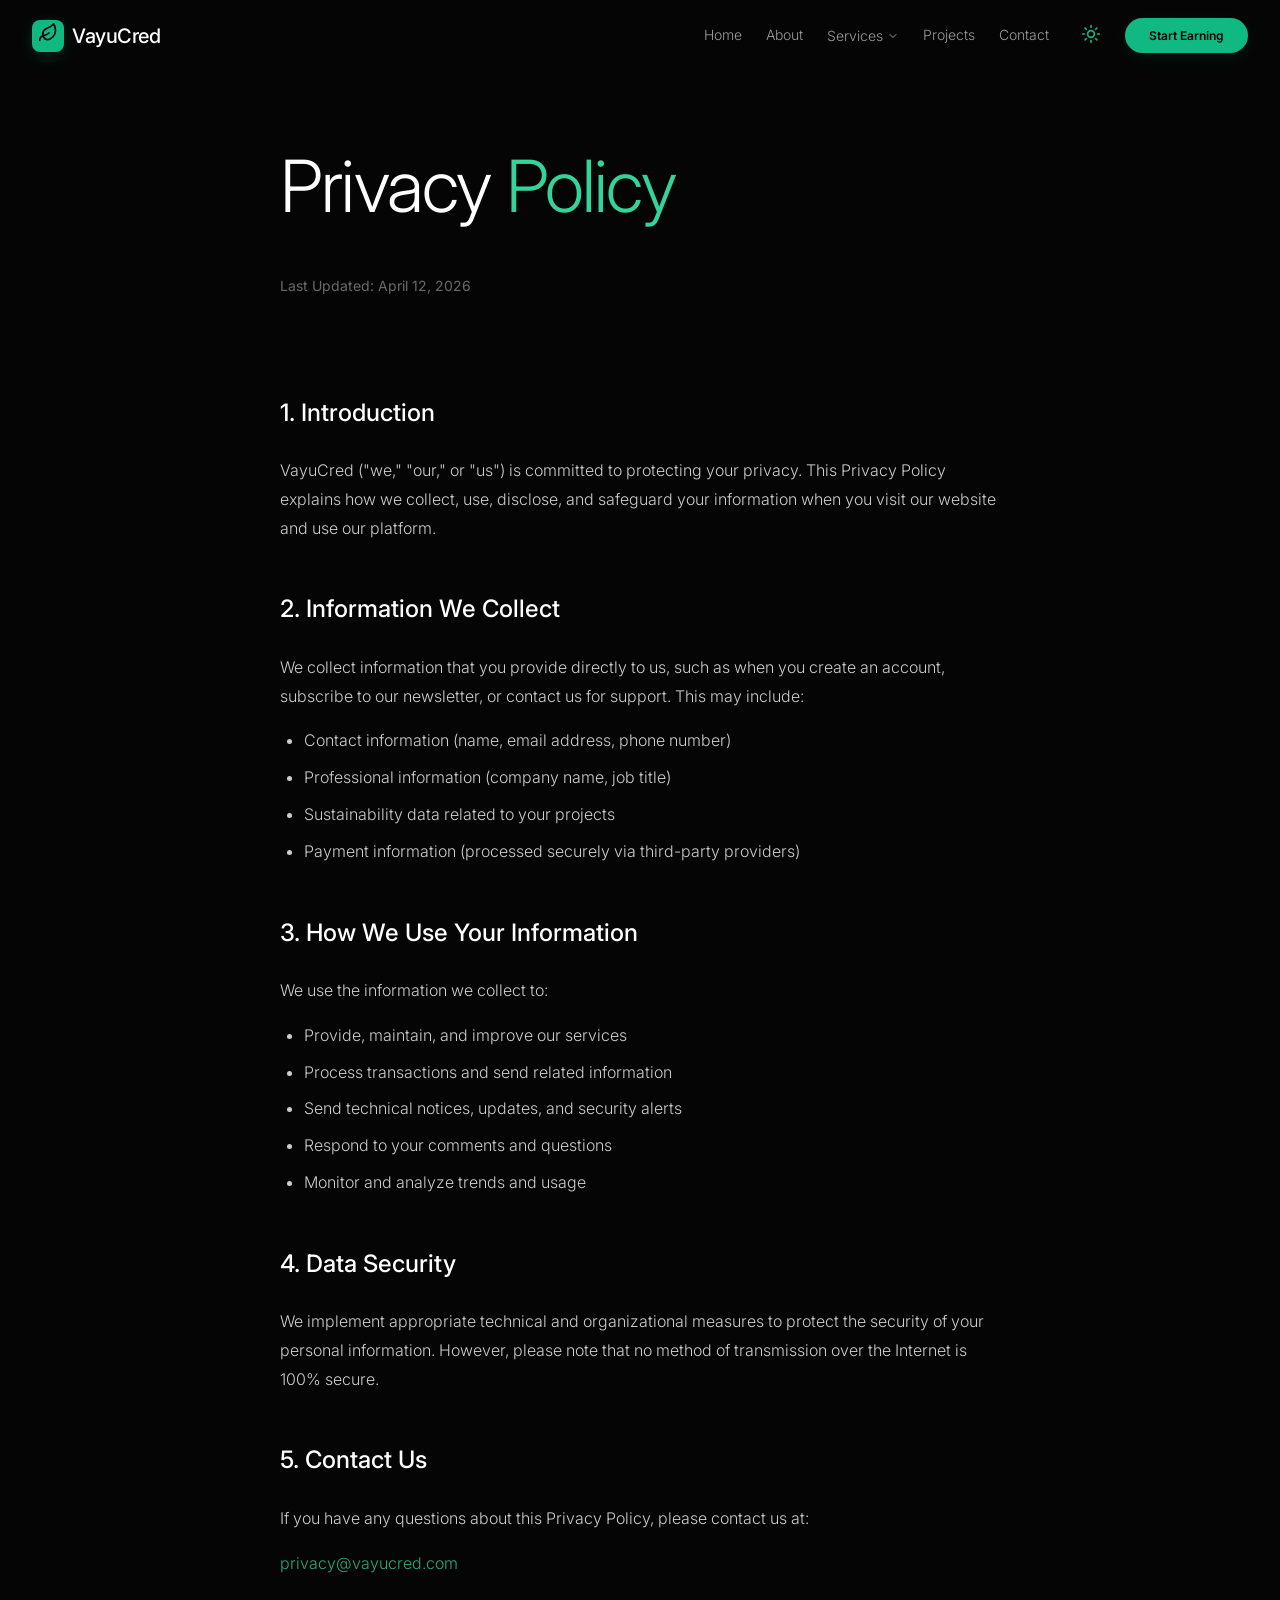
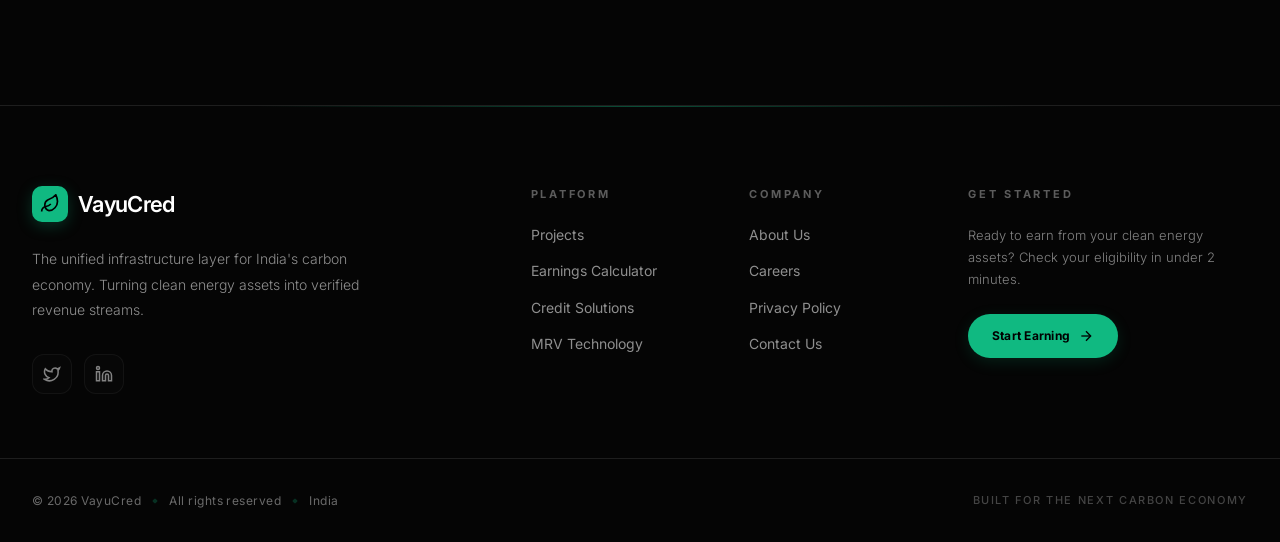
<file: privacy.html>
<!DOCTYPE html>
<html lang="en">
<head>
  <meta charset="UTF-8">
  <meta name="viewport" content="width=device-width, initial-scale=1.0">
  <title>Privacy Policy – VayuCred</title>
  <meta name="description" content="VayuCred Privacy Policy - How we collect, use, and protect your data.">
  <style>
  /* ===== Google Fonts ===== */
  @import url('https://fonts.googleapis.com/css2?family=Inter:wght@100;200;300;400;500;600;700;800;900&display=swap');

  /* ===== CSS Custom Properties (Design Tokens) ===== */
  :root {
    --bg-primary: #050505;
    --text-primary: #ffffff;
    --text-muted: rgba(255, 255, 255, 0.4);
    --border-color: rgba(255, 255, 255, 0.1);
    --card-bg: rgba(255, 255, 255, 0.02);
    --emerald-300: #6ee7b7;
    --emerald-400: #34d399;
    --emerald-500: #10b981;
    --emerald-600: #059669;
    --emerald-700: #047857;
    --teal-300: #5eead4;
    --blue-400: #60a5fa;
    --blue-500: #3b82f6;
    --blue-600: #2563eb;
    --red-400: #f87171;
    --red-500: #ef4444;
    --amber-400: #fbbf24;
    --font-sans: "Inter", ui-sans-serif, system-ui, -apple-system, sans-serif;
  }

  html.light {
    --bg-primary: #ffffff;
    --text-primary: #050505;
    --text-muted: rgba(0, 0, 0, 0.5);
    --border-color: rgba(0, 0, 0, 0.12);
    --card-bg: rgba(0, 0, 0, 0.03);
    --shadow-color: rgba(0, 0, 0, 0.08);
  }

  /* ===== Light Mode Global Overrides ===== */
  /* Boost muted text contrast on light backgrounds */
  html.light .hero-desc,
  html.light .hero-note,
  html.light .section-subtitle,
  html.light .footer-brand p,
  html.light .footer-link,
  html.light .contact-desc,
  html.light .apply-hero p { opacity: 0.7 !important; }

  html.light .section-label,
  html.light .footer-heading,
  html.light .form-label,
  html.light .contact-label,
  html.light .field label { opacity: 0.6 !important; }

  /* Ensure SVG icons using currentColor are visible */
  html.light svg[stroke="currentColor"] { color: var(--text-primary); }

  /* Cards get subtle shadow in light mode for depth */
  html.light .card,
  html.light .step-card,
  html.light .value-card,
  html.light .calc-wrap,
  html.light .revenue-card,
  html.light .step-box,
  html.light .faq-item,
  html.light .about-stat-card,
  html.light .about-how-card,
  html.light .registry-item,
  html.light .contact-form-card {
    box-shadow: 0 2px 16px var(--shadow-color);
  }

  html.light .card:hover,
  html.light .step-card:hover,
  html.light .step-box:hover { box-shadow: 0 8px 32px rgba(0,0,0,0.1); }

  /* Nav CTA stays dark on light bg */
  html.light .nav-cta { background: var(--emerald-600); color: #fff; }
  html.light .nav-cta:hover { background: var(--emerald-500); }

  /* Mobile drawer light */
  html.light .mobile-drawer { box-shadow: 20px 0 60px -15px rgba(0,0,0,0.1); }
  html.light .mobile-cta { color: #fff; }

  /* Social links in light mode */
  html.light .social-link { opacity: 0.7; }
  html.light .social-link:hover { opacity: 1; }

  /* Scroll to top button */
  html.light .scroll-top-btn { box-shadow: 0 4px 16px rgba(0,0,0,0.1); }
  html.light .scroll-top-btn:hover { color: #fff; }

  /* Badge text more visible */
  html.light .badge-default { opacity: 0.7; }

  /* Form inputs */
  html.light .form-input,
  html.light .form-input-sm,
  html.light .form-textarea { background: rgba(0,0,0,0.02); border-color: rgba(0,0,0,0.15); }
  html.light .form-input:focus,
  html.light .form-textarea:focus { border-color: var(--emerald-500); }

  /* ===== Reset & Base ===== */
  *, *::before, *::after { box-sizing: border-box; margin: 0; padding: 0; }

  html { scroll-behavior: smooth; }
  [id] { scroll-margin-top: 120px; }

  body {
    font-family: var(--font-sans);
    background: var(--bg-primary);
    color: var(--text-primary);
    -webkit-font-smoothing: antialiased;
    -moz-osx-font-smoothing: grayscale;
    transition: background-color 0.3s, color 0.3s;
    line-height: 1.6;
  }

  a { color: inherit; text-decoration: none; }
  img { max-width: 100%; display: block; }
  button { cursor: pointer; font-family: inherit; border: none; background: none; }
  input, textarea, select { font-family: inherit; }
  ul, ol { list-style: none; }

  ::selection { background: rgba(16, 185, 129, 0.3); }

  :focus-visible {
    outline: none;
    box-shadow: 0 0 0 2px var(--emerald-500), 0 0 0 4px var(--bg-primary);
  }

  /* ===== Utility Classes ===== */
  .container { max-width: 1280px; margin: 0 auto; padding: 0 1.5rem; }
  .container-sm { max-width: 768px; margin: 0 auto; padding: 0 1.5rem; }
  .container-md { max-width: 1024px; margin: 0 auto; padding: 0 1.5rem; }

  .sr-only {
    position: absolute; width: 1px; height: 1px; padding: 0; margin: -1px;
    overflow: hidden; clip: rect(0,0,0,0); white-space: nowrap; border: 0;
  }

  .text-gradient {
    background: linear-gradient(to right, var(--emerald-400), var(--teal-300), var(--blue-400));
    -webkit-background-clip: text; background-clip: text; color: transparent;
  }

  .bg-vayu { background: var(--bg-primary); }
  .text-vayu { color: var(--text-primary); }
  .bg-card { background: var(--card-bg); }
  .border-vayu { border-color: var(--border-color); }
  .text-emerald { color: var(--emerald-400); }

  /* ===== Navigation ===== */
  .nav {
    position: fixed; top: 0; left: 0; width: 100%; z-index: 50;
    padding: 1rem 2rem; display: flex; justify-content: space-between; align-items: center;
    transition: all 0.3s; border-bottom: 1px solid transparent;
  }
  .nav.scrolled {
    background: rgba(5,5,5,0.8); backdrop-filter: blur(20px);
    border-bottom-color: var(--border-color);
    box-shadow: 0 4px 30px rgba(0,0,0,0.3);
  }
  html.light .nav.scrolled { background: rgba(255,255,255,0.9); box-shadow: 0 2px 20px rgba(0,0,0,0.08); }

  .nav-logo { display: flex; align-items: center; gap: 0.5rem; font-size: 1.25rem; font-weight: 500; letter-spacing: -0.025em; }
  .nav-logo-icon {
    width: 2rem; height: 2rem; border-radius: 0.5rem; background: var(--emerald-500);
    display: flex; align-items: center; justify-content: center;
    transition: transform 0.3s; box-shadow: 0 4px 15px rgba(16,185,129,0.2);
  }
  .nav-logo:hover .nav-logo-icon { transform: rotate(12deg); }
  .nav-logo:hover span { color: var(--emerald-400); }
  .nav-logo span { transition: color 0.3s; }

  .nav-links { display: none; gap: 1.5rem; font-size: 0.875rem; font-weight: 300; align-items: center; }
  @media (min-width: 768px) { .nav-links { display: flex; } }

  .nav-link {
    opacity: 0.6; transition: all 0.3s; padding: 0.5rem 0; position: relative;
    display: flex; align-items: center; gap: 0.25rem; background: none; border: none;
    color: var(--text-primary); font-size: 0.875rem; font-weight: 300;
  }
  .nav-link:hover, .nav-link.active { opacity: 1; }
  .nav-link.active::after {
    content: ''; position: absolute; bottom: 0; left: 0; width: 100%;
    height: 2px; background: var(--emerald-400);
  }
  .nav-link.active { color: var(--emerald-400); }

  .nav-dropdown { position: relative; }
  .nav-dropdown-menu {
    position: absolute; top: 100%; left: 0; padding-top: 0.5rem;
    opacity: 0; visibility: hidden; transform: translateY(10px);
    transition: all 0.2s;
  }
  .nav-dropdown:hover .nav-dropdown-menu,
  .nav-dropdown:focus-within .nav-dropdown-menu {
    opacity: 1; visibility: visible; transform: translateY(0);
  }
  .nav-dropdown-inner {
    background: rgba(5,5,5,0.9); backdrop-filter: blur(20px);
    border: 1px solid var(--border-color); border-radius: 1rem;
    padding: 0.5rem; min-width: 200px; box-shadow: 0 20px 50px rgba(0,0,0,0.5);
  }
  html.light .nav-dropdown-inner { background: rgba(255,255,255,0.95); box-shadow: 0 10px 40px rgba(0,0,0,0.12); }
  .nav-dropdown-item {
    display: block; width: 100%; text-align: left; padding: 0.625rem 1rem;
    font-size: 0.8125rem; font-weight: 300; opacity: 0.6; border-radius: 0.75rem;
    transition: all 0.2s; color: var(--text-primary);
  }
  .nav-dropdown-item:hover { opacity: 1; color: var(--emerald-400); background: var(--card-bg); }

  .nav-cta {
    display: none; padding: 0.5rem 1.5rem; background: var(--emerald-500);
    color: #000; border-radius: 9999px; font-weight: 600; font-size: 0.75rem;
    transition: all 0.3s; box-shadow: 0 4px 15px rgba(16,185,129,0.1);
  }
  @media (min-width: 768px) { .nav-cta { display: block; } }
  .nav-cta:hover { background: var(--emerald-400); }
  .nav-cta:active { transform: scale(0.95); }

  .nav-actions { display: flex; align-items: center; gap: 1rem; margin-left: auto; }

  .theme-toggle {
    padding: 0.5rem; border-radius: 9999px; transition: all 0.3s;
    color: var(--emerald-500); background: none; border: none;
  }
  .theme-toggle:hover { background: var(--card-bg); }

  .menu-toggle { display: block; padding: 0.5rem; border-radius: 9999px; transition: all 0.3s; }
  @media (min-width: 768px) { .menu-toggle { display: none; } }
  .menu-toggle:hover { background: var(--card-bg); }

  /* ===== Mobile Menu ===== */
  .mobile-overlay {
    position: fixed; inset: 0; background: rgba(5,5,5,0.8); backdrop-filter: blur(4px);
    z-index: 100; opacity: 0; visibility: hidden; transition: all 0.3s;
  }
  .mobile-overlay.open { opacity: 1; visibility: visible; }
  html.light .mobile-overlay { background: rgba(0,0,0,0.3); }

  .mobile-drawer {
    position: fixed; top: 0; left: 0; height: 100%; width: 85%; max-width: 320px;
    background: var(--bg-primary); border-right: 1px solid var(--border-color);
    z-index: 101; display: flex; flex-direction: column;
    box-shadow: 20px 0 60px -15px rgba(0,0,0,0.5);
    transform: translateX(-100%); transition: transform 0.35s cubic-bezier(0.16,1,0.3,1);
  }
  .mobile-drawer.open { transform: translateX(0); }
  @media (min-width: 768px) { .mobile-drawer { display: none; } .mobile-overlay { display: none; } }

  .mobile-drawer-header {
    padding: 1.5rem; display: flex; justify-content: space-between; align-items: center;
    border-bottom: 1px solid var(--border-color);
  }
  .mobile-drawer-content { flex: 1; overflow-y: auto; padding: 1.5rem 1rem; }
  .mobile-menu-item {
    display: flex; align-items: center; gap: 0.875rem; padding: 0.875rem;
    border-radius: 1rem; transition: all 0.2s; width: 100%; color: var(--text-primary);
    font-weight: 500; font-size: 0.9375rem; letter-spacing: -0.01em;
  }
  .mobile-menu-item:hover { background: var(--card-bg); }
  .mobile-menu-item svg { width: 1.25rem; height: 1.25rem; opacity: 0.4; }
  .mobile-menu-item:hover svg { opacity: 1; color: var(--emerald-400); }
  .mobile-menu-item span { opacity: 0.7; }
  .mobile-menu-item:hover span { opacity: 1; }

  .mobile-submenu-toggle {
    display: flex; align-items: center; justify-content: space-between;
    width: 100%; padding: 0.875rem; border-radius: 1rem; transition: all 0.2s;
    color: var(--text-primary);
  }
  .mobile-submenu-toggle.expanded { background: rgba(16,185,129,0.1); color: var(--emerald-400); }

  .mobile-submenu {
    max-height: 0; overflow: hidden; transition: max-height 0.3s ease;
    margin-left: 0.5rem;
  }
  .mobile-submenu.expanded { max-height: 500px; }
  .mobile-submenu-inner {
    background: var(--card-bg); border: 1px solid var(--border-color);
    border-radius: 1rem; padding: 0.5rem; margin-top: 0.5rem;
  }
  .mobile-submenu-link {
    display: block; padding: 0.625rem 1rem; font-size: 0.8125rem; font-weight: 300;
    opacity: 0.5; border-radius: 0.75rem; transition: all 0.2s; color: var(--text-primary);
  }
  .mobile-submenu-link:hover { opacity: 1; color: var(--emerald-400); background: rgba(16,185,129,0.05); }

  .mobile-drawer-footer {
    padding: 1.5rem; border-top: 1px solid var(--border-color);
  }
  .mobile-cta {
    display: flex; align-items: center; justify-content: center; width: 100%;
    padding: 1rem; background: var(--emerald-500); color: #000; border-radius: 1rem;
    font-weight: 600; font-size: 0.875rem; transition: all 0.3s;
    box-shadow: 0 4px 15px rgba(16,185,129,0.1);
  }
  .mobile-cta:hover { background: var(--emerald-400); }

  /* ===== Footer ===== */
  .footer {
    padding: 0; border-top: 1px solid var(--border-color);
    background: var(--bg-primary); position: relative; overflow: hidden;
  }

  /* Subtle gradient glow behind footer for depth */
  .footer::before {
    content: ''; position: absolute; top: 0; left: 50%; transform: translateX(-50%);
    width: 60%; height: 1px;
    background: linear-gradient(to right, transparent, var(--emerald-500), transparent);
    opacity: 0.4;
  }

  /* --- Top Section: Main Grid --- */
  .footer-main {
    max-width: 1280px; margin: 0 auto; padding: 5rem 2rem 4rem;
    display: grid; grid-template-columns: 1fr; gap: 3rem;
  }
  @media (min-width: 768px) {
    .footer-main { grid-template-columns: 2.5fr 1fr 1fr 1.5fr; gap: 2rem; }
  }

  /* Brand Column */
  .footer-brand {}
  .footer-brand-logo {
    display: flex; align-items: center; gap: 0.625rem;
    margin-bottom: 1.5rem;
  }
  .footer-brand-icon {
    width: 2.25rem; height: 2.25rem; border-radius: 0.625rem;
    background: var(--emerald-500); display: flex; align-items: center; justify-content: center;
    box-shadow: 0 4px 15px rgba(16,185,129,0.25); transition: transform 0.3s;
  }
  .footer-brand-logo:hover .footer-brand-icon { transform: rotate(12deg); }
  .footer-brand-icon svg { width: 1.25rem; height: 1.25rem; color: #000; }

  .footer-brand-name {
    font-size: 1.375rem; font-weight: 600; letter-spacing: -0.03em;
    color: var(--text-primary);
  }

  .footer-brand-desc {
    font-size: 0.875rem; font-weight: 300; line-height: 1.8;
    opacity: 0.55; max-width: 22rem; margin-bottom: 2rem;
  }
  html.light .footer-brand-desc { opacity: 0.65; }

  /* Social Icons Row */
  .footer-socials {
    display: flex; align-items: center; gap: 0.75rem;
  }
  .footer-social-link {
    width: 2.5rem; height: 2.5rem; border-radius: 0.75rem;
    display: flex; align-items: center; justify-content: center;
    background: var(--card-bg); border: 1px solid var(--border-color);
    color: var(--text-primary); opacity: 0.5;
    transition: all 0.3s cubic-bezier(0.34,1.56,0.64,1);
  }
  .footer-social-link:hover {
    opacity: 1; transform: translateY(-3px) scale(1.05);
    box-shadow: 0 8px 24px rgba(16,185,129,0.2);
  }

  /* Twitter/X icon hover — VayuCred teal */
  .footer-social-link[aria-label="Twitter"]:hover,
  .footer-social-link[aria-label="X"]:hover {
    background: rgba(16,185,129,0.12); border-color: var(--emerald-400);
    color: var(--emerald-400);
  }

  /* LinkedIn icon hover — VayuCred blue accent */
  .footer-social-link[aria-label="LinkedIn"]:hover {
    background: rgba(96,165,250,0.12); border-color: var(--blue-400);
    color: var(--blue-400);
  }

  .footer-social-link svg { width: 1.125rem; height: 1.125rem; }

  /* Light mode social adjustments */
  html.light .footer-social-link {
    opacity: 0.6; box-shadow: 0 1px 4px rgba(0,0,0,0.06);
  }
  html.light .footer-social-link:hover { opacity: 1; }

  /* Link Columns */
  .footer-col {}
  .footer-heading {
    font-size: 0.6875rem; text-transform: uppercase; letter-spacing: 0.25em;
    font-weight: 700; margin-bottom: 1.25rem; opacity: 0.35;
    color: var(--text-primary);
  }
  html.light .footer-heading { opacity: 0.5; }

  .footer-links { display: flex; flex-direction: column; gap: 0.875rem; }
  .footer-link {
    font-size: 0.875rem; font-weight: 400; opacity: 0.55;
    transition: all 0.25s; position: relative; display: inline-block; width: fit-content;
    color: var(--text-primary);
  }
  .footer-link::after {
    content: ''; position: absolute; bottom: -2px; left: 0;
    width: 0; height: 1px; background: var(--emerald-400);
    transition: width 0.3s cubic-bezier(0.34,1.56,0.64,1);
  }
  .footer-link:hover { opacity: 1; color: var(--emerald-400); }
  .footer-link:hover::after { width: 100%; }

  html.light .footer-link { opacity: 0.65; }
  html.light .footer-link:hover { opacity: 1; }

  /* Newsletter / CTA Column */
  .footer-cta-col {}
  .footer-cta-title {
    font-size: 0.6875rem; text-transform: uppercase; letter-spacing: 0.25em;
    font-weight: 700; margin-bottom: 1.25rem; opacity: 0.35;
    color: var(--text-primary);
  }
  html.light .footer-cta-title { opacity: 0.5; }

  .footer-cta-text {
    font-size: 0.8125rem; font-weight: 300; opacity: 0.5;
    line-height: 1.7; margin-bottom: 1.5rem;
  }
  html.light .footer-cta-text { opacity: 0.6; }

  .footer-cta-btn {
    display: inline-flex; align-items: center; gap: 0.5rem;
    padding: 0.75rem 1.5rem; border-radius: 9999px;
    background: var(--emerald-500); color: #000;
    font-weight: 700; font-size: 0.75rem; letter-spacing: 0.02em;
    transition: all 0.3s; border: none;
    box-shadow: 0 4px 15px rgba(16,185,129,0.15);
  }
  .footer-cta-btn:hover {
    background: var(--emerald-400);
    box-shadow: 0 8px 25px rgba(16,185,129,0.25);
    transform: translateY(-1px);
  }
  .footer-cta-btn:active { transform: scale(0.97) translateY(0); }
  .footer-cta-btn svg { width: 1rem; height: 1rem; }

  html.light .footer-cta-btn { color: #fff; background: var(--emerald-600); }
  html.light .footer-cta-btn:hover { background: var(--emerald-500); }

  /* --- Bottom Bar: Copyright --- */
  .footer-bottom-bar {
    max-width: 1280px; margin: 0 auto;
    padding: 2rem 2rem; border-top: 1px solid var(--border-color);
    display: flex; flex-direction: column; gap: 1rem;
    align-items: center; justify-content: space-between;
  }
  @media (min-width: 768px) { .footer-bottom-bar { flex-direction: row; } }

  .footer-copyright {
    display: flex; align-items: center; gap: 0.75rem;
    font-size: 0.75rem; font-weight: 400; letter-spacing: 0.04em;
    opacity: 0.4; color: var(--text-primary);
  }
  html.light .footer-copyright { opacity: 0.5; }

  /* Decorative diamond separator between copyright items */
  .footer-dot {
    width: 4px; height: 4px; border-radius: 1px; transform: rotate(45deg);
    background: var(--emerald-500); opacity: 0.6; flex-shrink: 0;
  }

  .footer-tagline {
    font-size: 0.6875rem; font-weight: 500; letter-spacing: 0.15em;
    text-transform: uppercase; opacity: 0.25; color: var(--text-primary);
  }
  html.light .footer-tagline { opacity: 0.35; }

  /* ===== Scroll to Top ===== */
  .scroll-top-btn {
    position: fixed; bottom: 2rem; right: 2rem; z-index: 40;
    width: 3rem; height: 3rem; border-radius: 9999px;
    background: var(--card-bg); border: 1px solid var(--border-color);
    backdrop-filter: blur(12px); display: flex; align-items: center; justify-content: center;
    opacity: 0; visibility: hidden; transform: translateY(20px);
    transition: all 0.3s; color: var(--emerald-400);
    box-shadow: 0 8px 32px rgba(0,0,0,0.2);
  }
  .scroll-top-btn.visible { opacity: 1; visibility: visible; transform: translateY(0); }
  .scroll-top-btn:hover {
    background: var(--emerald-500); color: #000;
    box-shadow: 0 8px 32px rgba(16,185,129,0.3);
  }

  /* ===== Common Components ===== */
  .section { padding: 8rem 1.5rem; }
  .section-border { border-top: 1px solid var(--border-color); }

  .badge {
    display: inline-block; padding: 0.375rem 1rem; border-radius: 9999px;
    font-size: 0.625rem; text-transform: uppercase; letter-spacing: 0.25em; font-weight: 700;
  }
  .badge-emerald { background: rgba(16,185,129,0.1); border: 1px solid rgba(16,185,129,0.3); color: var(--emerald-400); }
  .badge-default { background: var(--card-bg); border: 1px solid var(--border-color); color: var(--text-primary); opacity: 0.5; }

  .btn {
    display: inline-flex; align-items: center; justify-content: center; gap: 0.5rem;
    padding: 1.25rem 2.5rem; border-radius: 9999px; font-weight: 700;
    font-size: 0.875rem; transition: all 0.3s; border: none;
  }
  .btn:active { transform: scale(0.95); }

  .btn-primary { background: var(--emerald-500); color: #000; }
  .btn-primary:hover { background: var(--emerald-400); }

  .btn-secondary {
    background: var(--card-bg); color: var(--text-primary);
    border: 1px solid var(--border-color); backdrop-filter: blur(12px);
  }
  .btn-secondary:hover { opacity: 0.8; }

  .btn-outline {
    background: transparent; color: var(--emerald-400);
    border: 1px solid rgba(16,185,129,0.2); background: rgba(16,185,129,0.05);
  }
  .btn-outline:hover { background: rgba(16,185,129,0.1); }

  .btn-sm { padding: 0.75rem 1.5rem; font-size: 0.75rem; }
  .btn-lg { padding: 1.25rem 2.5rem; font-size: 1rem; }
  .btn-block { width: 100%; }

  .card {
    padding: 2rem; border-radius: 1.5rem;
    background: var(--card-bg); border: 1px solid var(--border-color);
    transition: all 0.3s;
  }
  .card-lg { padding: 2.5rem; border-radius: 3rem; }
  .card:hover { border-color: rgba(16,185,129,0.2); }

  .section-label {
    font-size: 0.75rem; text-transform: uppercase; letter-spacing: 0.4em;
    color: var(--emerald-500); font-weight: 600; margin-bottom: 1rem; display: block;
  }
  .section-title {
    font-size: 2.25rem; font-weight: 300; letter-spacing: -0.025em; line-height: 1.2;
  }
  @media (min-width: 768px) { .section-title { font-size: 3.75rem; } }

  .section-subtitle {
    font-size: 1.125rem; font-weight: 300; opacity: 0.6; line-height: 1.7;
  }
  @media (min-width: 768px) { .section-subtitle { font-size: 1.5rem; } }

  /* Input styles */
  .form-label {
    display: block; font-size: 0.75rem; text-transform: uppercase;
    letter-spacing: 0.1em; opacity: 0.4; margin-bottom: 1rem;
  }
  .form-input {
    width: 100%; background: var(--card-bg); border: 1px solid var(--border-color);
    border-radius: 1rem; padding: 1rem 1.5rem; font-size: 1.5rem; font-weight: 300;
    color: var(--text-primary); transition: all 0.3s;
  }
  .form-input:focus { outline: none; border-color: rgba(16,185,129,0.5); }
  .form-input::placeholder { color: var(--text-muted); }

  .form-input-sm {
    width: 100%;
    background: var(--card-bg);
    border: 1px solid var(--border-color);
    border-radius: 1rem;
    padding: 1rem 1.5rem;
    font-size: 1rem;
    font-weight: 300;
    color: var(--text-primary);
    transition: all 0.3s;
  }
  .form-input-sm:focus { outline: none; border-color: rgba(16,185,129,0.5); }
  .form-input-sm::placeholder { color: var(--text-muted); }

  .form-textarea {
    width: 100%; background: var(--card-bg); border: 1px solid var(--border-color);
    border-radius: 1rem; padding: 1rem 1.5rem; font-weight: 300;
    color: var(--text-primary); transition: all 0.3s; resize: none;
  }
  .form-textarea:focus { outline: none; border-color: rgba(16,185,129,0.5); }

  .form-error { border-color: rgba(239,68,68,0.5) !important; background: rgba(239,68,68,0.05) !important; }
  .form-success { border-color: rgba(16,185,129,0.5) !important; background: rgba(16,185,129,0.05) !important; }
  .error-text { font-size: 0.625rem; color: var(--red-400); font-weight: 500; }

  /* ===== Animations ===== */
  @keyframes fadeInUp {
    from { opacity: 0; transform: translateY(20px); }
    to { opacity: 1; transform: translateY(0); }
  }
  @keyframes fadeIn {
    from { opacity: 0; }
    to { opacity: 1; }
  }
  @keyframes pulse-glow {
    0%, 100% { opacity: 0.2; transform: scale(1); }
    50% { opacity: 0.4; transform: scale(1.1); }
  }
  @keyframes float {
    0%, 100% { transform: translateY(0); }
    50% { transform: translateY(-4px); }
  }
  @keyframes shimmer {
    0% { transform: translateX(-100%); }
    100% { transform: translateX(200%); }
  }
  @keyframes breathe {
    0%, 100% { opacity: 0.96; transform: scale(1); }
    50% { opacity: 1; transform: scale(1.04); }
  }

  .animate-fade-in-up { animation: fadeInUp 0.8s cubic-bezier(0.21,0.47,0.32,0.98) forwards; }
  .animate-fade-in { animation: fadeIn 0.8s ease forwards; }
  .animate-float { animation: float 3s ease-in-out infinite; }
  .animate-pulse-glow { animation: pulse-glow 8s ease-in-out infinite; }
  .animate-breathe { animation: breathe 5s ease-in-out infinite; }
  .animate-shimmer { animation: shimmer 6s linear infinite; }

  .delay-100 { animation-delay: 0.1s; }
  .delay-200 { animation-delay: 0.2s; }
  .delay-300 { animation-delay: 0.3s; }
  .delay-400 { animation-delay: 0.4s; }
  .delay-500 { animation-delay: 0.5s; }

  /* Intersection Observer fade-in */
  .reveal { opacity: 0; transform: translateY(20px); transition: opacity 0.8s cubic-bezier(0.21,0.47,0.32,0.98), transform 0.8s cubic-bezier(0.21,0.47,0.32,0.98); }
  .reveal.visible { opacity: 1; transform: translateY(0); }

  /* Responsive Grid Helpers */
  .grid-1 { display: grid; grid-template-columns: 1fr; gap: 2rem; }
  .grid-2 { display: grid; grid-template-columns: 1fr; gap: 2rem; }
  .grid-3 { display: grid; grid-template-columns: 1fr; gap: 2rem; }
  .grid-4 { display: grid; grid-template-columns: 1fr; gap: 2rem; }
  .grid-5 { display: grid; grid-template-columns: 1fr; gap: 1rem; }

  @media (min-width: 768px) {
    .grid-2 { grid-template-columns: repeat(2, 1fr); }
    .grid-3 { grid-template-columns: repeat(3, 1fr); }
    .grid-4 { grid-template-columns: repeat(4, 1fr); }
    .grid-5 { grid-template-columns: repeat(5, 1fr); }
  }

  /* ===== SVG Icons (Lucide inline) ===== */
  .icon { width: 1.25rem; height: 1.25rem; display: inline-block; vertical-align: middle; }
  .icon-sm { width: 1rem; height: 1rem; }
  .icon-lg { width: 1.5rem; height: 1.5rem; }
  .icon-xl { width: 2rem; height: 2rem; }
  .icon-2xl { width: 2.5rem; height: 2.5rem; }

  /* Social link styles */
  .social-link {
    padding: 1rem; border-radius: 1rem; background: var(--card-bg);
    border: 1px solid var(--border-color); opacity: 0.5; transition: all 0.3s;
    display: flex; align-items: center; justify-content: center; color: var(--text-primary);
  }
  .social-link:hover {
    opacity: 1; color: var(--emerald-400); border-color: rgba(16,185,129,0.3);
    box-shadow: 0 0 20px rgba(16,185,129,0.1);
  }
  </style>
  <style>
    .privacy-hero { padding: 8rem 1.5rem 2rem; max-width: 768px; margin: 0 auto; }
    .privacy-hero h1 { font-size: 3rem; font-weight: 300; letter-spacing: -0.025em; margin-bottom: 2rem; }
    @media(min-width:768px) { .privacy-hero h1 { font-size: 4.5rem; } }
    .privacy-hero .date { font-size: 0.875rem; opacity: 0.4; margin-bottom: 4rem; }
    .privacy-content { max-width: 768px; margin: 0 auto; padding: 0 1.5rem 5rem; }
    .privacy-content section { margin-bottom: 3rem; }
    .privacy-content h2 { font-size: 1.5rem; font-weight: 500; margin-bottom: 1.5rem; }
    .privacy-content p { opacity: 0.8; font-weight: 300; line-height: 1.8; margin-bottom: 1rem; }
    .privacy-content ul { padding-left: 1.5rem; list-style: disc; }
    .privacy-content li { opacity: 0.8; font-weight: 300; line-height: 1.8; margin-bottom: 0.5rem; }
    .privacy-content .email { color: var(--emerald-400); }
  </style>

  <style id="mobile-performance-overrides">
  /* Mobile layout stability + faster interactions */
  @media (max-width: 767px) {
    .container, .container-sm, .container-md { padding: 0 1rem; }
    .section { padding: 5rem 1rem; }

    .section-title { font-size: 2rem !important; line-height: 1.2 !important; }
    .section-subtitle { font-size: 1rem !important; }
    .hero-title { font-size: 2.25rem !important; line-height: 1.15 !important; }
    .hero-desc { font-size: 1rem !important; }

    .btn { padding: 0.85rem 1.1rem !important; font-size: 0.875rem !important; }
    .btn-lg { padding: 0.95rem 1.2rem !important; font-size: 0.9rem !important; }
    .btn-sm { padding: 0.7rem 0.95rem !important; font-size: 0.78rem !important; }
    .btn-block { width: 100%; }

    .card, .card-lg, .contact-form-card, .value-card, .revenue-card, .step-box {
      padding: 1.25rem !important;
      border-radius: 1.25rem !important;
    }

    .nav { padding: 0.75rem 1rem !important; }
    .faq-question { padding: 1rem 1rem !important; font-size: 1rem !important; }
    .faq-answer-inner { padding: 0 1rem 1rem !important; }
  }

  /* Faster, less sluggish animation timings */
  .reveal {
    transition: opacity 0.45s cubic-bezier(0.21,0.47,0.32,0.98), transform 0.45s cubic-bezier(0.21,0.47,0.32,0.98) !important;
  }

  .animate-fade-in-up,
  .animate-fade-in {
    animation-duration: 0.45s !important;
  }

  .animate-float { animation-duration: 2.2s !important; }
  .animate-pulse-glow { animation-duration: 3.2s !important; }
  .animate-breathe { animation-duration: 2.8s !important; }
  .animate-shimmer { animation-duration: 2.4s !important; }

  @media (prefers-reduced-motion: reduce) {
    *, *::before, *::after {
      animation-duration: 0.01ms !important;
      animation-iteration-count: 1 !important;
      transition-duration: 0.01ms !important;
      scroll-behavior: auto !important;
    }
  }
  </style>

</head>
<body>
  <div id="nav-placeholder"></div>
  <main id="main-content">
    <div class="privacy-hero reveal">
      <h1>Privacy <span style="color:var(--emerald-400)">Policy</span></h1>
      <p class="date">Last Updated: April 12, 2026</p>
    </div>
    <div class="privacy-content">
      <section class="reveal">
        <h2>1. Introduction</h2>
        <p>VayuCred ("we," "our," or "us") is committed to protecting your privacy. This Privacy Policy explains how we collect, use, disclose, and safeguard your information when you visit our website and use our platform.</p>
      </section>
      <section class="reveal" data-delay="0.1">
        <h2>2. Information We Collect</h2>
        <p>We collect information that you provide directly to us, such as when you create an account, subscribe to our newsletter, or contact us for support. This may include:</p>
        <ul>
          <li>Contact information (name, email address, phone number)</li>
          <li>Professional information (company name, job title)</li>
          <li>Sustainability data related to your projects</li>
          <li>Payment information (processed securely via third-party providers)</li>
        </ul>
      </section>
      <section class="reveal" data-delay="0.2">
        <h2>3. How We Use Your Information</h2>
        <p>We use the information we collect to:</p>
        <ul>
          <li>Provide, maintain, and improve our services</li>
          <li>Process transactions and send related information</li>
          <li>Send technical notices, updates, and security alerts</li>
          <li>Respond to your comments and questions</li>
          <li>Monitor and analyze trends and usage</li>
        </ul>
      </section>
      <section class="reveal" data-delay="0.3">
        <h2>4. Data Security</h2>
        <p>We implement appropriate technical and organizational measures to protect the security of your personal information. However, please note that no method of transmission over the Internet is 100% secure.</p>
      </section>
      <section class="reveal" data-delay="0.4">
        <h2>5. Contact Us</h2>
        <p>If you have any questions about this Privacy Policy, please contact us at:</p>
        <p class="email">privacy@vayucred.com</p>
      </section>
    </div>
  </main>
  <div id="footer-placeholder"></div>
  <div id="scroll-top-placeholder"></div>
  <script>
  /**
   * VayuCred - Shared JavaScript
   * Navigation, Theme, Scroll-to-Top, Intersection Observer
   */

  // ===== SVG Icon Helpers =====
  const Icons = {
    leaf: `<svg xmlns="http://www.w3.org/2000/svg" width="20" height="20" viewBox="0 0 24 24" fill="none" stroke="currentColor" stroke-width="2" stroke-linecap="round" stroke-linejoin="round"><path d="M11 20A7 7 0 0 1 9.8 6.9C15.5 4.9 17 3.5 19 1c1 2 2 4.5 2 8 0 5.5-4.78 11-10 11Z"/><path d="M2 21c0-3 1.85-5.36 5.08-6C9.5 14.52 12 13 13 12"/></svg>`,
    menu: `<svg xmlns="http://www.w3.org/2000/svg" width="24" height="24" viewBox="0 0 24 24" fill="none" stroke="currentColor" stroke-width="2" stroke-linecap="round" stroke-linejoin="round"><line x1="4" x2="20" y1="12" y2="12"/><line x1="4" x2="20" y1="6" y2="6"/><line x1="4" x2="20" y1="18" y2="18"/></svg>`,
    x: `<svg xmlns="http://www.w3.org/2000/svg" width="20" height="20" viewBox="0 0 24 24" fill="none" stroke="currentColor" stroke-width="2" stroke-linecap="round" stroke-linejoin="round"><path d="M18 6 6 18"/><path d="m6 6 12 12"/></svg>`,
    sun: `<svg xmlns="http://www.w3.org/2000/svg" width="20" height="20" viewBox="0 0 24 24" fill="none" stroke="currentColor" stroke-width="2" stroke-linecap="round" stroke-linejoin="round"><circle cx="12" cy="12" r="4"/><path d="M12 2v2"/><path d="M12 20v2"/><path d="m4.93 4.93 1.41 1.41"/><path d="m17.66 17.66 1.41 1.41"/><path d="M2 12h2"/><path d="M20 12h2"/><path d="m6.34 17.66-1.41 1.41"/><path d="m19.07 4.93-1.41 1.41"/></svg>`,
    moon: `<svg xmlns="http://www.w3.org/2000/svg" width="20" height="20" viewBox="0 0 24 24" fill="none" stroke="currentColor" stroke-width="2" stroke-linecap="round" stroke-linejoin="round"><path d="M12 3a6 6 0 0 0 9 9 9 9 0 1 1-9-9Z"/></svg>`,
    chevronDown: `<svg xmlns="http://www.w3.org/2000/svg" width="12" height="12" viewBox="0 0 24 24" fill="none" stroke="currentColor" stroke-width="2" stroke-linecap="round" stroke-linejoin="round"><path d="m6 9 6 6 6-6"/></svg>`,
    chevronUp: `<svg xmlns="http://www.w3.org/2000/svg" width="20" height="20" viewBox="0 0 24 24" fill="none" stroke="currentColor" stroke-width="2" stroke-linecap="round" stroke-linejoin="round"><path d="m18 15-6-6-6 6"/></svg>`,
    home: `<svg xmlns="http://www.w3.org/2000/svg" width="20" height="20" viewBox="0 0 24 24" fill="none" stroke="currentColor" stroke-width="2" stroke-linecap="round" stroke-linejoin="round"><path d="m3 9 9-7 9 7v11a2 2 0 0 1-2 2H5a2 2 0 0 1-2-2z"/><polyline points="9 22 9 12 15 12 15 22"/></svg>`,
    globe: `<svg xmlns="http://www.w3.org/2000/svg" width="20" height="20" viewBox="0 0 24 24" fill="none" stroke="currentColor" stroke-width="2" stroke-linecap="round" stroke-linejoin="round"><circle cx="12" cy="12" r="10"/><path d="M12 2a14.5 14.5 0 0 0 0 20 14.5 14.5 0 0 0 0-20"/><path d="M2 12h20"/></svg>`,
    zap: `<svg xmlns="http://www.w3.org/2000/svg" width="20" height="20" viewBox="0 0 24 24" fill="none" stroke="currentColor" stroke-width="2" stroke-linecap="round" stroke-linejoin="round"><path d="M4 14a1 1 0 0 1-.78-1.63l9.9-10.2a.5.5 0 0 1 .86.46l-1.92 6.02A1 1 0 0 0 13 10h7a1 1 0 0 1 .78 1.63l-9.9 10.2a.5.5 0 0 1-.86-.46l1.92-6.02A1 1 0 0 0 11 14z"/></svg>`,
    briefcase: `<svg xmlns="http://www.w3.org/2000/svg" width="20" height="20" viewBox="0 0 24 24" fill="none" stroke="currentColor" stroke-width="2" stroke-linecap="round" stroke-linejoin="round"><path d="M16 20V4a2 2 0 0 0-2-2h-4a2 2 0 0 0-2 2v16"/><rect width="20" height="14" x="2" y="6" rx="2"/></svg>`,
    mail: `<svg xmlns="http://www.w3.org/2000/svg" width="20" height="20" viewBox="0 0 24 24" fill="none" stroke="currentColor" stroke-width="2" stroke-linecap="round" stroke-linejoin="round"><rect width="20" height="16" x="2" y="4" rx="2"/><path d="m22 7-8.97 5.7a1.94 1.94 0 0 1-2.06 0L2 7"/></svg>`,
    arrowRight: `<svg xmlns="http://www.w3.org/2000/svg" width="16" height="16" viewBox="0 0 24 24" fill="none" stroke="currentColor" stroke-width="2" stroke-linecap="round" stroke-linejoin="round"><path d="M5 12h14"/><path d="m12 5 7 7-7 7"/></svg>`,
    checkCircle: `<svg xmlns="http://www.w3.org/2000/svg" width="16" height="16" viewBox="0 0 24 24" fill="none" stroke="currentColor" stroke-width="2" stroke-linecap="round" stroke-linejoin="round"><path d="M22 11.08V12a10 10 0 1 1-5.93-9.14"/><path d="m9 11 3 3L22 4"/></svg>`,
    twitter: `<svg xmlns="http://www.w3.org/2000/svg" width="20" height="20" viewBox="0 0 24 24" fill="none" stroke="currentColor" stroke-width="2" stroke-linecap="round" stroke-linejoin="round"><path d="M22 4s-.7 2.1-2 3.4c1.6 10-9.4 17.3-18 11.6 2.2.1 4.4-.6 6-2C3 15.5.5 9.6 3 5c2.2 2.6 5.6 4.1 9 4-.9-4.2 4-6.6 7-3.8 1.1 0 3-1.2 3-1.2z"/></svg>`,
    linkedin: `<svg xmlns="http://www.w3.org/2000/svg" width="20" height="20" viewBox="0 0 24 24" fill="none" stroke="currentColor" stroke-width="2" stroke-linecap="round" stroke-linejoin="round"><path d="M16 8a6 6 0 0 1 6 6v7h-4v-7a2 2 0 0 0-2-2 2 2 0 0 0-2 2v7h-4v-7a6 6 0 0 1 6-6z"/><rect width="4" height="12" x="2" y="9"/><circle cx="4" cy="4" r="2"/></svg>`,
  };

  // ===== Theme Management =====
  function initTheme() {
    const saved = localStorage.getItem('vayucred-theme') || 'dark';
    applyTheme(saved);
  }

  function applyTheme(theme) {
    document.documentElement.classList.remove('light', 'dark');
    document.documentElement.classList.add(theme);
    localStorage.setItem('vayucred-theme', theme);
    updateThemeIcons(theme);
  }

  function toggleTheme() {
    const current = localStorage.getItem('vayucred-theme') || 'dark';
    applyTheme(current === 'dark' ? 'light' : 'dark');
  }

  function updateThemeIcons(theme) {
    document.querySelectorAll('.theme-toggle').forEach(btn => {
      btn.innerHTML = theme === 'dark' ? Icons.sun : Icons.moon;
    });
  }

  function normalizeNavPath(pathname) {
    let p = pathname || '/';
    if (p.length > 1 && p.endsWith('/')) p = p.slice(0, -1);
    const legacy = {
      '/index.html': '/',
      '/about.html': '/about',
      '/contact.html': '/contact',
      '/privacy.html': '/privacy',
      '/projects.html': '/projects',
      '/careers.html': '/careers',
      '/careers-apply.html': '/careers/apply',
      '/services-solar.html': '/services/solar',
      '/services-ev.html': '/services/ev',
      '/services-mrv.html': '/services/mrv',
      '/services-corporate.html': '/services/corporate'
    };
    if (legacy[p]) return legacy[p];
    const m = p.match(/^\/project-([^/]+)\.html$/);
    if (m) return '/projects/' + m[1];
    return p;
  }

  // ===== Navigation =====
  function initNavigation() {
    const nav = document.querySelector('.nav');
    if (!nav) return;

    // Scroll effect
    window.addEventListener('scroll', () => {
      nav.classList.toggle('scrolled', window.scrollY > 20);
    });
    // Initial check
    nav.classList.toggle('scrolled', window.scrollY > 20);

    // Active link highlighting
    const currentPath = window.location.pathname;
    nav.querySelectorAll('.nav-link').forEach(link => {
      const href = link.getAttribute('href') || link.dataset.href;
      if (!href || href.startsWith('#')) return;
      let targetPath;
      try {
        targetPath = normalizeNavPath(new URL(href, window.location.origin).pathname);
      } catch (e) {
        return;
      }
      if (normalizeNavPath(currentPath) === targetPath) {
        link.classList.add('active');
      }
    });
  }

  // ===== Mobile Menu =====
  function initMobileMenu() {
    const overlay = document.querySelector('.mobile-overlay');
    const drawer = document.querySelector('.mobile-drawer');
    const openBtns = document.querySelectorAll('.menu-toggle');
    const closeBtns = document.querySelectorAll('.mobile-close');

    if (!overlay || !drawer || openBtns.length === 0) return;

    function openMenu() {
      overlay.classList.add('open');
      drawer.classList.add('open');
      document.body.style.overflow = 'hidden';
    }

    function closeMenu() {
      overlay.classList.remove('open');
      drawer.classList.remove('open');
      document.body.style.overflow = '';
    }

    openBtns.forEach(btn => btn.addEventListener('click', openMenu));
    overlay.addEventListener('click', closeMenu);
    closeBtns.forEach(btn => btn.addEventListener('click', closeMenu));

    // Close on link click
    drawer.querySelectorAll('a').forEach(link => {
      link.addEventListener('click', closeMenu);
    });

    // Submenu toggles
    drawer.querySelectorAll('.mobile-submenu-toggle').forEach(toggle => {
      toggle.addEventListener('click', () => {
        const submenu = toggle.nextElementSibling;
        toggle.classList.toggle('expanded');
        submenu.classList.toggle('expanded');
      });
    });

    // Escape key
    document.addEventListener('keydown', e => {
      if (e.key === 'Escape') closeMenu();
    });
  }

  // ===== Scroll to Top =====
  function initScrollToTop() {
    const btn = document.querySelector('.scroll-top-btn');
    if (!btn) return;

    window.addEventListener('scroll', () => {
      btn.classList.toggle('visible', window.scrollY > 400);
    });

    btn.addEventListener('click', () => {
      window.scrollTo({ top: 0, behavior: 'smooth' });
    });
  }

  // ===== Intersection Observer for Reveal Animations =====
  function initRevealAnimations() {
    const observer = new IntersectionObserver((entries) => {
      entries.forEach(entry => {
        if (entry.isIntersecting) {
          const delay = entry.target.dataset.delay || 0;
          setTimeout(() => {
            entry.target.classList.add('visible');
          }, delay * 1000);
          observer.unobserve(entry.target);
        }
      });
    }, { threshold: 0.1, rootMargin: '-100px' });

    document.querySelectorAll('.reveal').forEach(el => observer.observe(el));
  }

  // ===== Smooth Anchor Scrolling =====
  function initSmoothAnchors() {
    document.querySelectorAll('a[href^="#"]').forEach(anchor => {
      anchor.addEventListener('click', (e) => {
        const id = anchor.getAttribute('href').substring(1);
        const target = document.getElementById(id);
        if (target) {
          e.preventDefault();
          target.scrollIntoView({ behavior: 'smooth' });
        }
      });
    });
  }

  // ===== Generate Navigation HTML =====
  function generateNavHTML() {
    return `
    <nav class="nav" aria-label="Main navigation">
      <div class="nav-logo">
        <a href="/" aria-label="VayuCred Home" style="display:flex;align-items:center;gap:0.5rem;">
          <div class="nav-logo-icon"><span style="color:#000">${Icons.leaf}</span></div>
          <span>VayuCred</span>
        </a>
      </div>
      <div class="nav-links">
        <a href="/" class="nav-link" data-href="/">Home</a>
        <a href="/about" class="nav-link" data-href="/about">About</a>
        <div class="nav-dropdown">
          <button class="nav-link" aria-haspopup="true" aria-expanded="false">
            Services ${Icons.chevronDown}
          </button>
          <div class="nav-dropdown-menu">
            <div class="nav-dropdown-inner">
              <a href="/services/solar" class="nav-dropdown-item">Solar Solutions</a>
              <a href="/services/ev" class="nav-dropdown-item">EV Fleet Solutions</a>
              <a href="/services/mrv" class="nav-dropdown-item">MRV Technology</a>
              <a href="/services/corporate" class="nav-dropdown-item">Credit Solutions</a>
            </div>
          </div>
        </div>
        <a href="/projects" class="nav-link" data-href="/projects">Projects</a>
        <a href="/contact" class="nav-link" data-href="/contact">Contact</a>
        <div class="nav-actions">
          <button class="theme-toggle" aria-label="Toggle theme" onclick="toggleTheme()">${Icons.sun}</button>
          <a href="/contact" class="nav-cta">Start Earning</a>
          <button class="menu-toggle" aria-label="Open menu">${Icons.menu}</button>
        </div>
      </div>
      <!-- Mobile menu toggle for small screens when nav-links is hidden -->
      <div style="display:flex;align-items:center;gap:0.75rem;" class="mobile-only-controls">
        <button class="theme-toggle" aria-label="Toggle theme" onclick="toggleTheme()">${Icons.sun}</button>
        <button class="menu-toggle" aria-label="Open menu">${Icons.menu}</button>
      </div>
    </nav>

    <!-- Mobile Overlay -->
    <div class="mobile-overlay"></div>

    <!-- Mobile Drawer -->
    <div class="mobile-drawer" role="dialog" aria-modal="true" aria-label="Mobile navigation">
      <div class="mobile-drawer-header">
        <a href="/" style="display:flex;align-items:center;gap:0.5rem;" aria-label="VayuCred Home">
          <span style="color:var(--emerald-400)">${Icons.leaf}</span>
          <span style="font-weight:500;letter-spacing:-0.01em;font-size:1.125rem;">VayuCred</span>
        </a>
        <div style="display:flex;align-items:center;gap:0.5rem;">
          <button class="theme-toggle" aria-label="Toggle theme" onclick="toggleTheme()">${Icons.sun}</button>
          <button class="mobile-close" aria-label="Close menu" style="padding:0.5rem;border-radius:9999px;">${Icons.x}</button>
        </div>
      </div>
      <div class="mobile-drawer-content">
        <div style="display:flex;flex-direction:column;gap:0.75rem;">
          <a href="/" class="mobile-menu-item">${Icons.home}<span>Home</span></a>
          <a href="/about" class="mobile-menu-item">${Icons.globe}<span>About</span></a>
          <button class="mobile-submenu-toggle" aria-expanded="false" aria-haspopup="true">
            <div style="display:flex;align-items:center;gap:0.875rem;">${Icons.zap}<span style="font-weight:500;font-size:0.9375rem;opacity:0.7;">Services</span></div>
            ${Icons.chevronDown}
          </button>
          <div class="mobile-submenu">
            <div class="mobile-submenu-inner">
              <a href="/services/solar" class="mobile-submenu-link">Solar Solutions</a>
              <a href="/services/ev" class="mobile-submenu-link">EV Fleet Solutions</a>
              <a href="/services/mrv" class="mobile-submenu-link">MRV Technology</a>
              <a href="/services/corporate" class="mobile-submenu-link">Credit Solutions</a>
            </div>
          </div>
          <a href="/projects" class="mobile-menu-item">${Icons.briefcase}<span>Projects</span></a>
          <a href="/contact" class="mobile-menu-item">${Icons.mail}<span>Contact</span></a>
        </div>
      </div>
      <div class="mobile-drawer-footer">
        <a href="/contact" class="mobile-cta">Start Earning</a>
      </div>
    </div>`;
  }

  // ===== Generate Footer HTML =====
  function generateFooterHTML() {
    const leafSvg = `<svg xmlns="http://www.w3.org/2000/svg" width="20" height="20" viewBox="0 0 24 24" fill="none" stroke="currentColor" stroke-width="2"><path d="M11 20A7 7 0 0 1 9.8 6.9C15.5 4.9 17 3.5 19 1c1 2 2 4.5 2 8 0 5.5-4.78 11-10 11Z"/><path d="M2 21c0-3 1.85-5.36 5.08-6C9.5 14.52 12 13 13 12"/></svg>`;
    const twitterSvg = `<svg xmlns="http://www.w3.org/2000/svg" width="18" height="18" viewBox="0 0 24 24" fill="none" stroke="currentColor" stroke-width="2"><path d="M22 4s-.7 2.1-2 3.4c1.6 10-9.4 17.3-18 11.6 2.2.1 4.4-.6 6-2C3 15.5.5 9.6 3 5c2.2 2.6 5.6 4.1 9 4-.9-4.2 4-6.6 7-3.8 1.1 0 3-1.2 3-1.2z"/></svg>`;
    const linkedinSvg = `<svg xmlns="http://www.w3.org/2000/svg" width="18" height="18" viewBox="0 0 24 24" fill="none" stroke="currentColor" stroke-width="2"><path d="M16 8a6 6 0 0 1 6 6v7h-4v-7a2 2 0 0 0-2-2 2 2 0 0 0-2 2v7h-4v-7a6 6 0 0 1 6-6z"/><rect width="4" height="12" x="2" y="9"/><circle cx="4" cy="4" r="2"/></svg>`;
    const arrowSvg = `<svg xmlns="http://www.w3.org/2000/svg" width="16" height="16" viewBox="0 0 24 24" fill="none" stroke="currentColor" stroke-width="2"><path d="M5 12h14"/><path d="m12 5 7 7-7 7"/></svg>`;

    return `
    <footer class="footer" role="contentinfo">
      <div class="footer-main">
        <div class="footer-brand">
          <a href="/" class="footer-brand-logo" aria-label="VayuCred Home">
            <div class="footer-brand-icon">${leafSvg}</div>
            <span class="footer-brand-name">VayuCred</span>
          </a>
          <p class="footer-brand-desc">The unified infrastructure layer for India's carbon economy. Turning clean energy assets into verified revenue streams.</p>
          <div class="footer-socials">
            <a href="https://twitter.com/vayucred" target="_blank" rel="noopener noreferrer" class="footer-social-link" aria-label="Twitter" title="Follow us on Twitter">${twitterSvg}</a>
            <a href="https://linkedin.com/company/vayucred" target="_blank" rel="noopener noreferrer" class="footer-social-link" aria-label="LinkedIn" title="Connect on LinkedIn">${linkedinSvg}</a>
          </div>
        </div>
        <div class="footer-col">
          <h4 class="footer-heading">Platform</h4>
          <nav class="footer-links" aria-label="Platform links">
            <a href="/projects" class="footer-link">Projects</a>
            <a href="/#calculator" class="footer-link">Earnings Calculator</a>
            <a href="/services/corporate" class="footer-link">Credit Solutions</a>
            <a href="/services/mrv" class="footer-link">MRV Technology</a>
          </nav>
        </div>
        <div class="footer-col">
          <h4 class="footer-heading">Company</h4>
          <nav class="footer-links" aria-label="Company links">
            <a href="/about" class="footer-link">About Us</a>
            <a href="/careers" class="footer-link">Careers</a>
            <a href="/privacy" class="footer-link">Privacy Policy</a>
            <a href="/contact" class="footer-link">Contact Us</a>
          </nav>
        </div>
        <div class="footer-cta-col">
          <h4 class="footer-cta-title">Get Started</h4>
          <p class="footer-cta-text">Ready to earn from your clean energy assets? Check your eligibility in under 2 minutes.</p>
          <a href="/contact" class="footer-cta-btn">Start Earning ${arrowSvg}</a>
        </div>
      </div>
      <div class="footer-bottom-bar">
        <div class="footer-copyright">
          <span>&copy; 2026 VayuCred</span>
          <div class="footer-dot"></div>
          <span>All rights reserved</span>
          <div class="footer-dot"></div>
          <span>India</span>
        </div>
        <span class="footer-tagline">Built for the next carbon economy</span>
      </div>
    </footer>`;
  }

  // ===== Generate Scroll to Top Button =====
  function generateScrollTopHTML() {
    return `<button class="scroll-top-btn" aria-label="Scroll to top">${Icons.chevronUp}</button>`;
  }

  // ===== Init All Common Elements =====
  function initCommon() {
    // Inject nav
    const navPlaceholder = document.getElementById('nav-placeholder');
    if (navPlaceholder) navPlaceholder.innerHTML = generateNavHTML();

    // Inject footer
    const footerPlaceholder = document.getElementById('footer-placeholder');
    if (footerPlaceholder) footerPlaceholder.innerHTML = generateFooterHTML();

    // Inject scroll-to-top
    const scrollPlaceholder = document.getElementById('scroll-top-placeholder');
    if (scrollPlaceholder) scrollPlaceholder.innerHTML = generateScrollTopHTML();

    // Hide duplicate mobile controls on desktop
    const style = document.createElement('style');
    style.textContent = `
      @media (min-width: 768px) { .mobile-only-controls { display: none !important; } }
      @media (max-width: 767px) { .nav-links { display: none !important; } .mobile-only-controls { display: flex !important; } }
    `;
    document.head.appendChild(style);

    initTheme();
    initNavigation();
    initMobileMenu();
    initScrollToTop();
    initRevealAnimations();
    initSmoothAnchors();
  }

  // Auto-init on DOMContentLoaded
  document.addEventListener('DOMContentLoaded', initCommon);
  </script>
</body>
</html>
</file>
